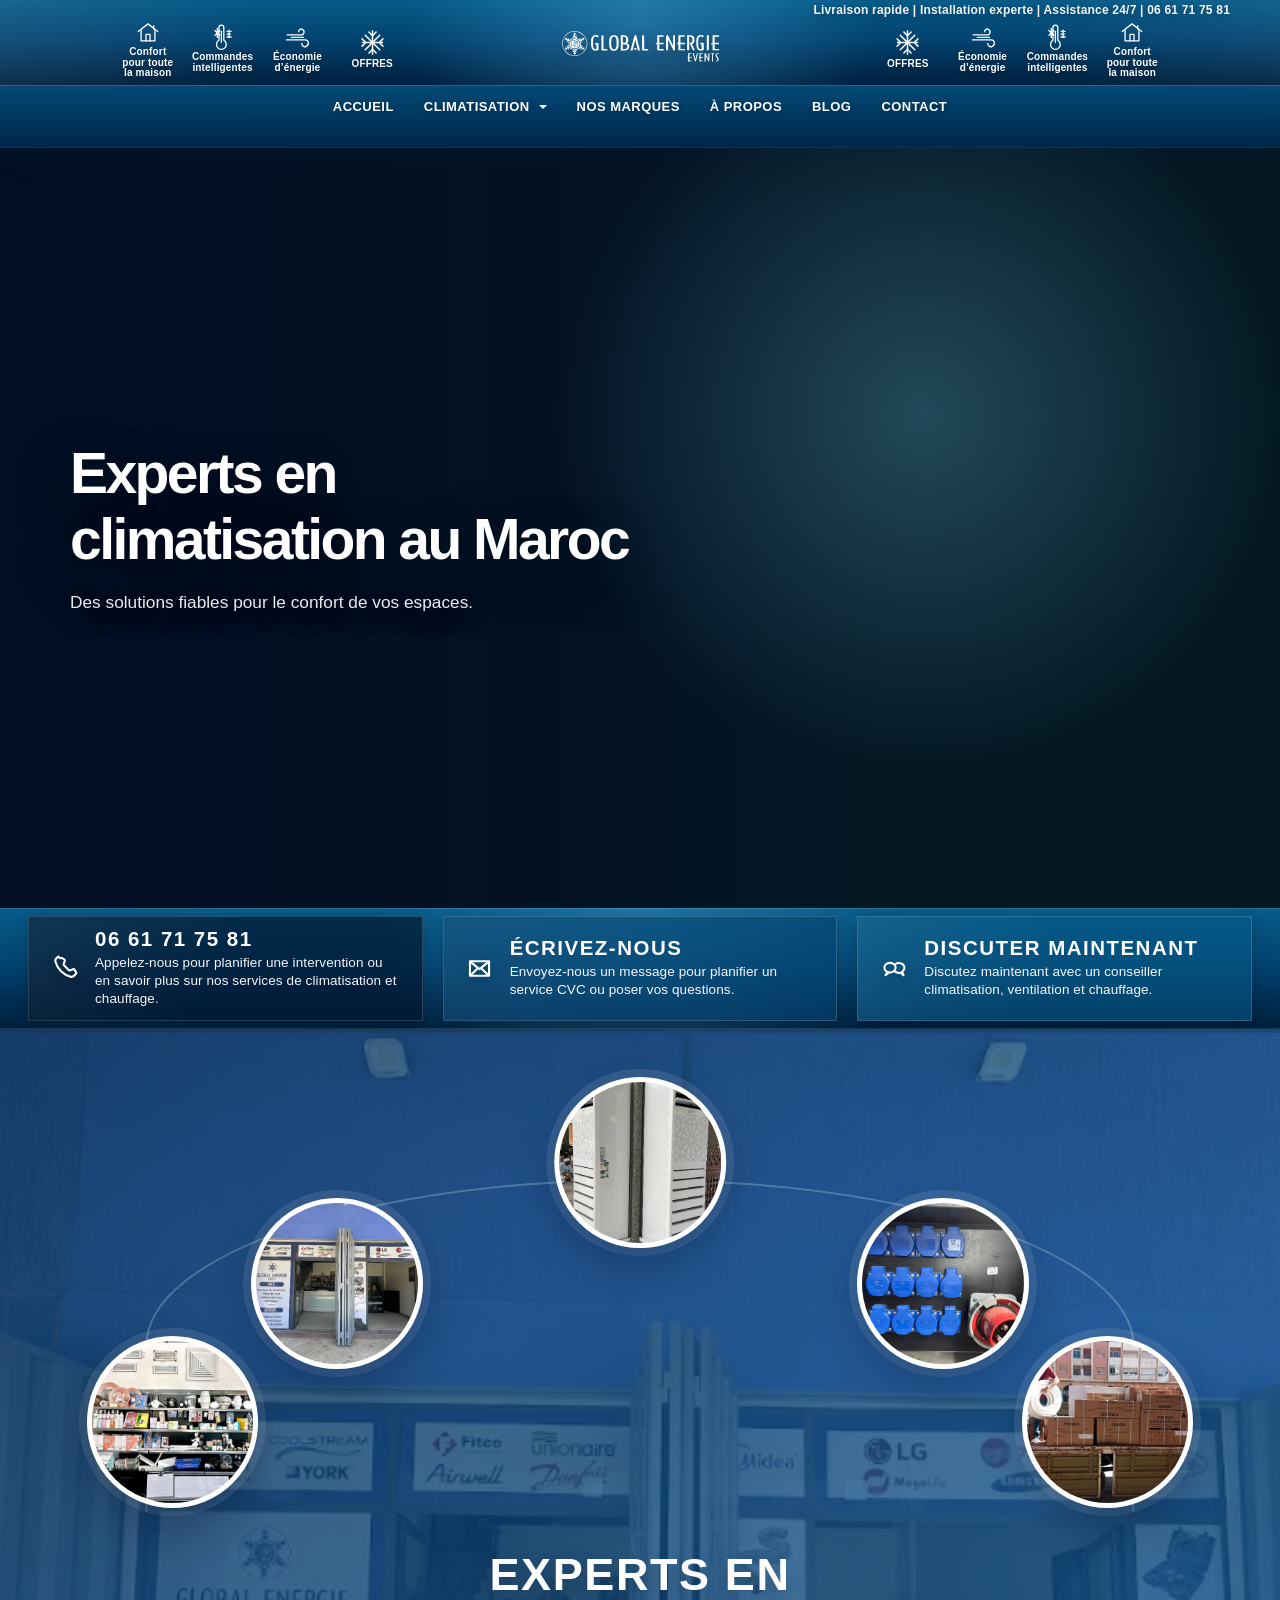
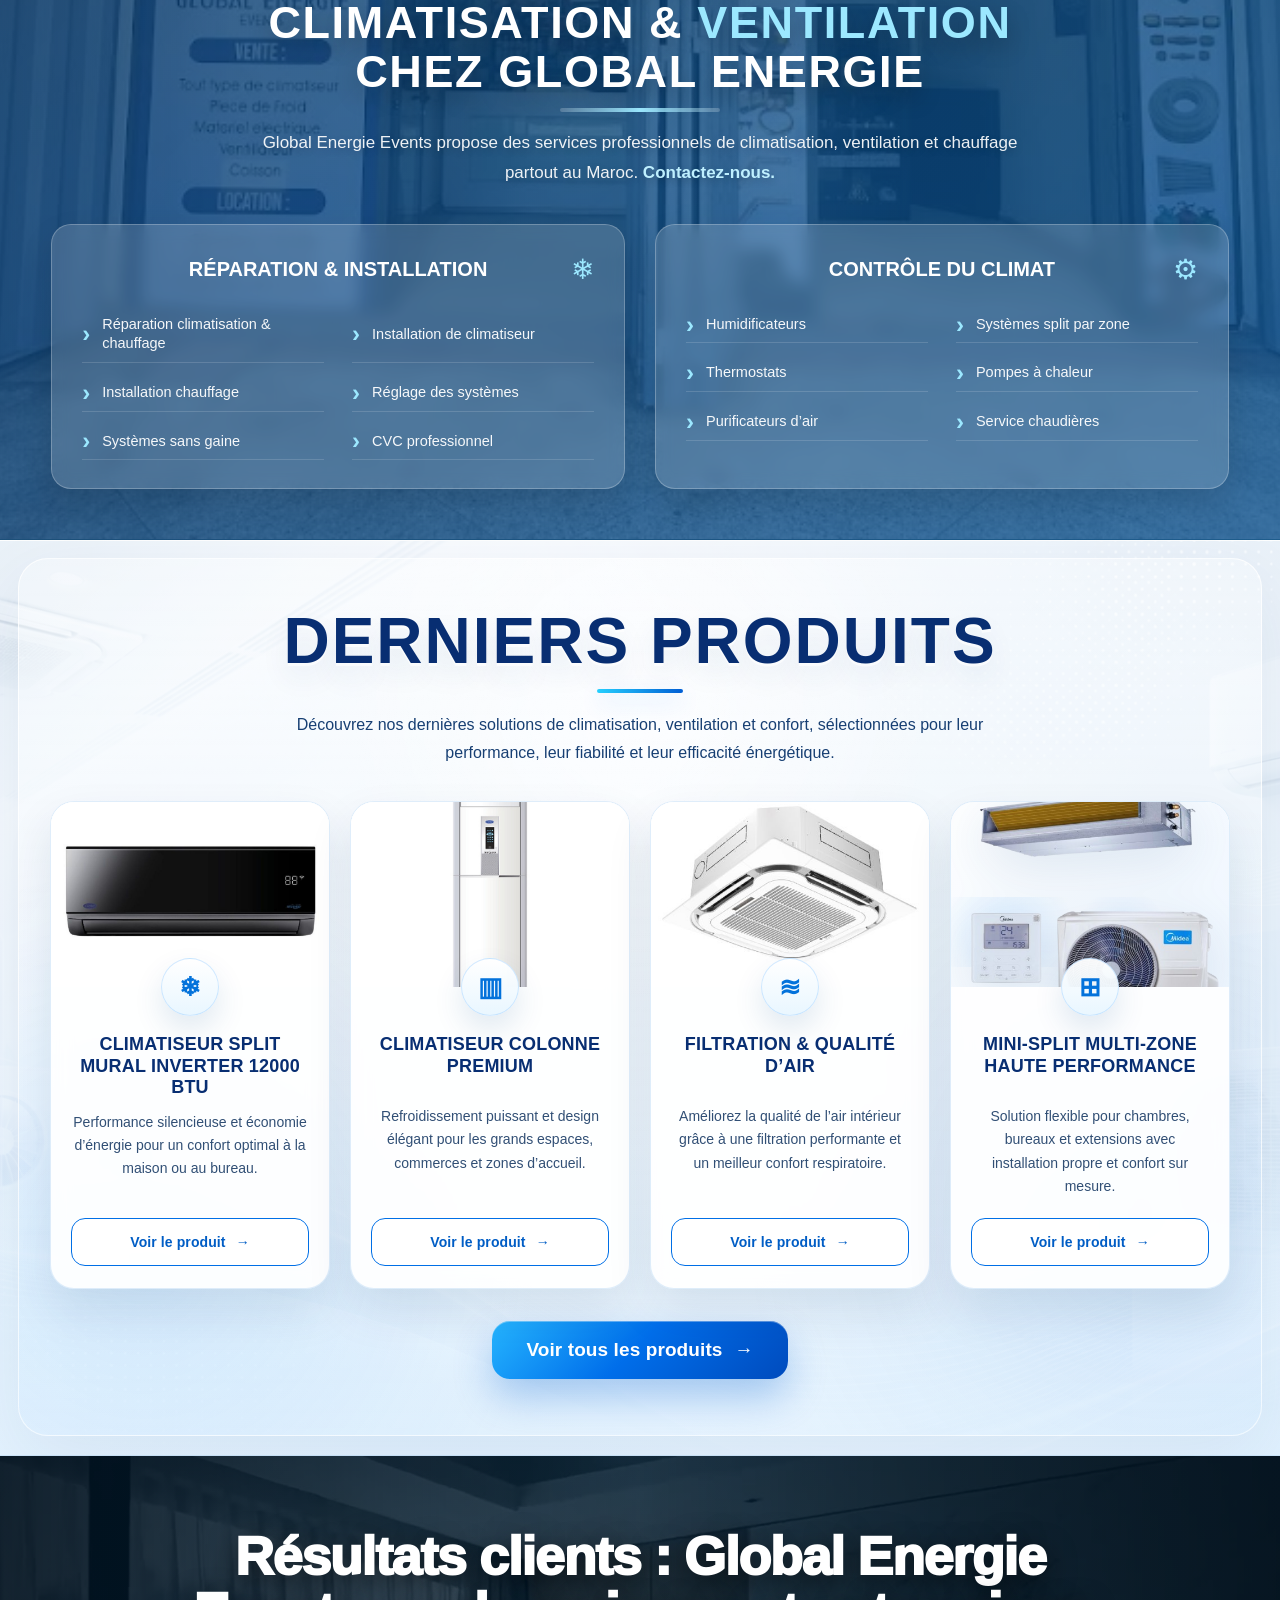
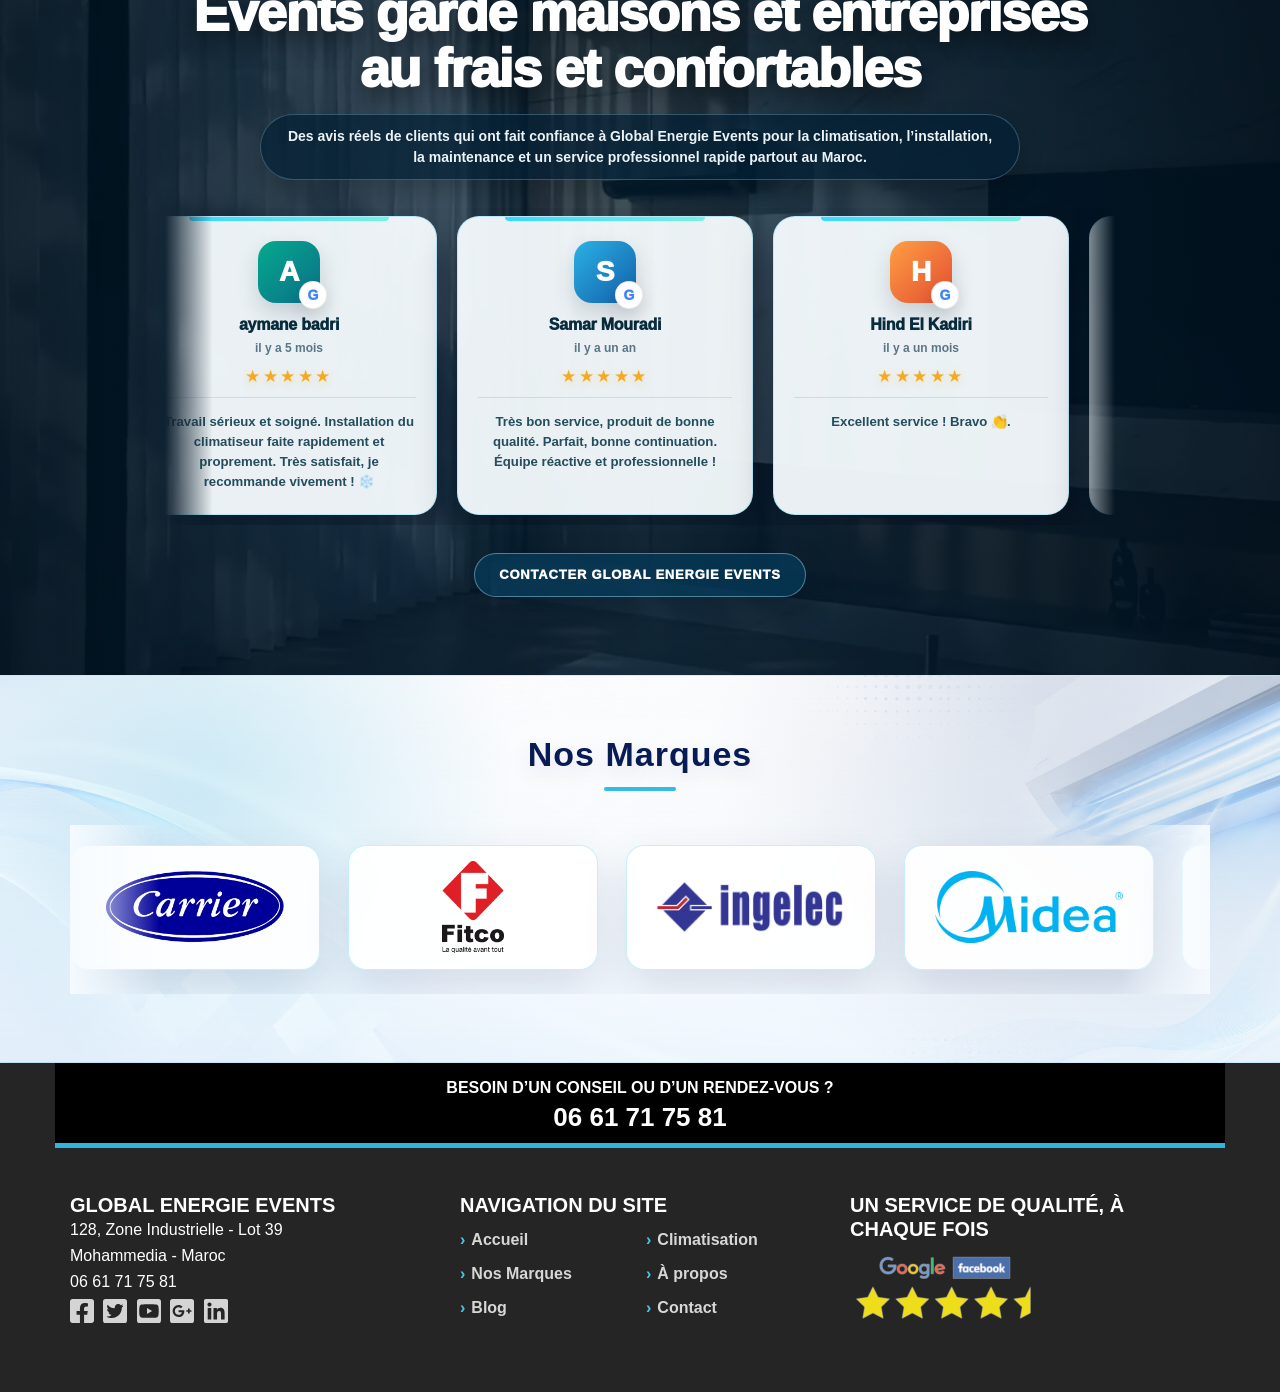
<file: index.html>
<!DOCTYPE html>

<!-- saved from url=(0022)# -->
<html class="no-js" lang="fr"><head><meta content="text/html; charset=utf-8" http-equiv="Content-Type"/>
<title itemprop="name">Global Energie Events - Climatisation, ventilation et chauffage au Maroc</title>
<meta content="IE=edge,chrome=1" http-equiv="X-UA-Compatible"/>
<meta content="width=device-width, initial-scale=1.0" name="viewport"/>
<meta content="Global Energie Events" name="author"/>
<meta content="#f2f2f2" name="msapplication-TileColor"/>
<meta content="#" name="msapplication-config"/>
<meta content="#f2f2f2" name="theme-color"/>
<meta content="telephone=yes" name="format-detection"/>
<link href="./assets/css" rel="stylesheet"/>
<!-- Snap Pixel Code -->
<!-- End Snap Pixel Code -->
<title>Global Energie Events</title>
<!-- Scheduling -->
<meta content="index, follow, max-image-preview:large, max-snippet:-1, max-video-preview:-1" name="robots"/>
<!-- This site is optimized with the Yoast SEO plugin v27.7 - # -->
<meta content="Service de climatisation, ventilation, chauffage, installation et maintenance au Maroc." name="description"/>
<meta content="fr_FR" property="og:locale"/>
<meta content="website" property="og:type"/>
<meta content="Global Energie Events - Climatisation, ventilation et chauffage au Maroc" property="og:title"/>
<meta content="Service de climatisation, ventilation, chauffage, installation et maintenance au Maroc." property="og:description"/>
<meta content="#" property="og:url"/>
<meta content="Global Energie Events" property="og:site_name"/>
<meta content="2026-04-07T20:28:23+00:00" property="article:modified_time"/>
<meta content="summary_large_image" name="twitter:card"/>
<!-- / Yoast SEO plugin. -->
<style id="wp-img-auto-sizes-contain-inline-css" type="text/css">
img:is([sizes=auto i],[sizes^="auto," i]){contain-intrinsic-size:3000px 1500px}
/*# sourceURL=wp-img-auto-sizes-contain-inline-css */
</style>
<style id="wp-block-library-inline-css" type="text/css">
:root{--wp-block-synced-color:#7a00df;--wp-block-synced-color--rgb:122,0,223;--wp-bound-block-color:var(--wp-block-synced-color);--wp-editor-canvas-background:#ddd;--wp-admin-theme-color:#007cba;--wp-admin-theme-color--rgb:0,124,186;--wp-admin-theme-color-darker-10:#006ba1;--wp-admin-theme-color-darker-10--rgb:0,107,160.5;--wp-admin-theme-color-darker-20:#005a87;--wp-admin-theme-color-darker-20--rgb:0,90,135;--wp-admin-border-width-focus:2px}@media (min-resolution:192dpi){:root{--wp-admin-border-width-focus:1.5px}}.wp-element-button{cursor:pointer}:root .has-very-light-gray-background-color{background-color:#eee}:root .has-very-dark-gray-background-color{background-color:#313131}:root .has-very-light-gray-color{color:#eee}:root .has-very-dark-gray-color{color:#313131}:root .has-vivid-green-cyan-to-vivid-cyan-blue-gradient-background{background:linear-gradient(135deg,#00d084,#0693e3)}:root .has-purple-crush-gradient-background{background:linear-gradient(135deg,#34e2e4,#4721fb 50%,#ab1dfe)}:root .has-hazy-dawn-gradient-background{background:linear-gradient(135deg,#faaca8,#dad0ec)}:root .has-subdued-olive-gradient-background{background:linear-gradient(135deg,#fafae1,#67a671)}:root .has-atomic-cream-gradient-background{background:linear-gradient(135deg,#fdd79a,#004a59)}:root .has-nightshade-gradient-background{background:linear-gradient(135deg,#330968,#31cdcf)}:root .has-midnight-gradient-background{background:linear-gradient(135deg,#020381,#2874fc)}:root{--wp--preset--font-size--normal:16px;--wp--preset--font-size--huge:42px}.has-regular-font-size{font-size:1em}.has-larger-font-size{font-size:2.625em}.has-normal-font-size{font-size:var(--wp--preset--font-size--normal)}.has-huge-font-size{font-size:var(--wp--preset--font-size--huge)}.has-text-align-center{text-align:center}.has-text-align-left{text-align:left}.has-text-align-right{text-align:right}.has-fit-text{white-space:nowrap!important}#end-resizable-editor-section{display:none}.aligncenter{clear:both}.items-justified-left{justify-content:flex-start}.items-justified-center{justify-content:center}.items-justified-right{justify-content:flex-end}.items-justified-space-between{justify-content:space-between}.screen-reader-text{border:0;clip-path:inset(50%);height:1px;margin:-1px;overflow:hidden;padding:0;position:absolute;width:1px;word-wrap:normal!important}.screen-reader-text:focus{background-color:#ddd;clip-path:none;color:#444;display:block;font-size:1em;height:auto;left:5px;line-height:normal;padding:15px 23px 14px;text-decoration:none;top:5px;width:auto;z-index:100000}html :where(.has-border-color){border-style:solid}html :where([style*=border-top-color]){border-top-style:solid}html :where([style*=border-right-color]){border-right-style:solid}html :where([style*=border-bottom-color]){border-bottom-style:solid}html :where([style*=border-left-color]){border-left-style:solid}html :where([style*=border-width]){border-style:solid}html :where([style*=border-top-width]){border-top-style:solid}html :where([style*=border-right-width]){border-right-style:solid}html :where([style*=border-bottom-width]){border-bottom-style:solid}html :where([style*=border-left-width]){border-left-style:solid}html :where(img[class*=wp-image-]){height:auto;max-width:100%}:where(figure){margin:0 0 1em}html :where(.is-position-sticky){--wp-admin--admin-bar--position-offset:var(--wp-admin--admin-bar--height,0px)}@media screen and (max-width:600px){html :where(.is-position-sticky){--wp-admin--admin-bar--position-offset:0px}}

/*# sourceURL=wp-block-library-inline-css */
</style>
<style id="wp-block-button-inline-css" type="text/css">
.wp-block-button__link{align-content:center;box-sizing:border-box;cursor:pointer;display:inline-block;height:100%;text-align:center;word-break:break-word}.wp-block-button__link.aligncenter{text-align:center}.wp-block-button__link.alignright{text-align:right}:where(.wp-block-button__link){border-radius:9999px;box-shadow:none;padding:calc(.667em + 2px) calc(1.333em + 2px);text-decoration:none}.wp-block-button[style*=text-decoration] .wp-block-button__link{text-decoration:inherit}.wp-block-buttons>.wp-block-button.has-custom-width{max-width:none}.wp-block-buttons>.wp-block-button.has-custom-width .wp-block-button__link{width:100%}.wp-block-buttons>.wp-block-button.has-custom-font-size .wp-block-button__link{font-size:inherit}.wp-block-buttons>.wp-block-button.wp-block-button__width-25{width:calc(25% - var(--wp--style--block-gap, .5em)*.75)}.wp-block-buttons>.wp-block-button.wp-block-button__width-50{width:calc(50% - var(--wp--style--block-gap, .5em)*.5)}.wp-block-buttons>.wp-block-button.wp-block-button__width-75{width:calc(75% - var(--wp--style--block-gap, .5em)*.25)}.wp-block-buttons>.wp-block-button.wp-block-button__width-100{flex-basis:100%;width:100%}.wp-block-buttons.is-vertical>.wp-block-button.wp-block-button__width-25{width:25%}.wp-block-buttons.is-vertical>.wp-block-button.wp-block-button__width-50{width:50%}.wp-block-buttons.is-vertical>.wp-block-button.wp-block-button__width-75{width:75%}.wp-block-button.is-style-squared,.wp-block-button__link.wp-block-button.is-style-squared{border-radius:0}.wp-block-button.no-border-radius,.wp-block-button__link.no-border-radius{border-radius:0!important}:root :where(.wp-block-button .wp-block-button__link.is-style-outline),:root :where(.wp-block-button.is-style-outline>.wp-block-button__link){border:2px solid;padding:.667em 1.333em}:root :where(.wp-block-button .wp-block-button__link.is-style-outline:not(.has-text-color)),:root :where(.wp-block-button.is-style-outline>.wp-block-button__link:not(.has-text-color)){color:currentColor}:root :where(.wp-block-button .wp-block-button__link.is-style-outline:not(.has-background)),:root :where(.wp-block-button.is-style-outline>.wp-block-button__link:not(.has-background)){background-color:initial;background-image:none}
/*# sourceURL=# */
</style>
<style id="wp-block-heading-inline-css" type="text/css">
h1:where(.wp-block-heading).has-background,h2:where(.wp-block-heading).has-background,h3:where(.wp-block-heading).has-background,h4:where(.wp-block-heading).has-background,h5:where(.wp-block-heading).has-background,h6:where(.wp-block-heading).has-background{padding:1.25em 2.375em}h1.has-text-align-left[style*=writing-mode]:where([style*=vertical-lr]),h1.has-text-align-right[style*=writing-mode]:where([style*=vertical-rl]),h2.has-text-align-left[style*=writing-mode]:where([style*=vertical-lr]),h2.has-text-align-right[style*=writing-mode]:where([style*=vertical-rl]),h3.has-text-align-left[style*=writing-mode]:where([style*=vertical-lr]),h3.has-text-align-right[style*=writing-mode]:where([style*=vertical-rl]),h4.has-text-align-left[style*=writing-mode]:where([style*=vertical-lr]),h4.has-text-align-right[style*=writing-mode]:where([style*=vertical-rl]),h5.has-text-align-left[style*=writing-mode]:where([style*=vertical-lr]),h5.has-text-align-right[style*=writing-mode]:where([style*=vertical-rl]),h6.has-text-align-left[style*=writing-mode]:where([style*=vertical-lr]),h6.has-text-align-right[style*=writing-mode]:where([style*=vertical-rl]){rotate:180deg}
/*# sourceURL=# */
</style>
<style id="wp-block-list-inline-css" type="text/css">
ol,ul{box-sizing:border-box}:root :where(.wp-block-list.has-background){padding:1.25em 2.375em}
/*# sourceURL=# */
</style>
<style id="wp-block-columns-inline-css" type="text/css">
.wp-block-columns{box-sizing:border-box;display:flex;flex-wrap:wrap!important}@media (min-width:782px){.wp-block-columns{flex-wrap:nowrap!important}}.wp-block-columns{align-items:normal!important}.wp-block-columns.are-vertically-aligned-top{align-items:flex-start}.wp-block-columns.are-vertically-aligned-center{align-items:center}.wp-block-columns.are-vertically-aligned-bottom{align-items:flex-end}@media (max-width:781px){.wp-block-columns:not(.is-not-stacked-on-mobile)>.wp-block-column{flex-basis:100%!important}}@media (min-width:782px){.wp-block-columns:not(.is-not-stacked-on-mobile)>.wp-block-column{flex-basis:0;flex-grow:1}.wp-block-columns:not(.is-not-stacked-on-mobile)>.wp-block-column[style*=flex-basis]{flex-grow:0}}.wp-block-columns.is-not-stacked-on-mobile{flex-wrap:nowrap!important}.wp-block-columns.is-not-stacked-on-mobile>.wp-block-column{flex-basis:0;flex-grow:1}.wp-block-columns.is-not-stacked-on-mobile>.wp-block-column[style*=flex-basis]{flex-grow:0}:where(.wp-block-columns){margin-bottom:1.75em}:where(.wp-block-columns.has-background){padding:1.25em 2.375em}.wp-block-column{flex-grow:1;min-width:0;overflow-wrap:break-word;word-break:break-word}.wp-block-column.is-vertically-aligned-top{align-self:flex-start}.wp-block-column.is-vertically-aligned-center{align-self:center}.wp-block-column.is-vertically-aligned-bottom{align-self:flex-end}.wp-block-column.is-vertically-aligned-stretch{align-self:stretch}.wp-block-column.is-vertically-aligned-bottom,.wp-block-column.is-vertically-aligned-center,.wp-block-column.is-vertically-aligned-top{width:100%}
/*# sourceURL=# */
</style>
<style id="wp-block-paragraph-inline-css" type="text/css">
.is-small-text{font-size:.875em}.is-regular-text{font-size:1em}.is-large-text{font-size:2.25em}.is-larger-text{font-size:3em}.has-drop-cap:not(:focus):first-letter{float:left;font-size:8.4em;font-style:normal;font-weight:100;line-height:.68;margin:.05em .1em 0 0;text-transform:uppercase}body.rtl .has-drop-cap:not(:focus):first-letter{float:none;margin-left:.1em}p.has-drop-cap.has-background{overflow:hidden}:root :where(p.has-background){padding:1.25em 2.375em}:where(p.has-text-color:not(.has-link-color)) a{color:inherit}p.has-text-align-left[style*="writing-mode:vertical-lr"],p.has-text-align-right[style*="writing-mode:vertical-rl"]{rotate:180deg}
/*# sourceURL=# */
</style>
<style id="wp-block-spacer-inline-css" type="text/css">
.wp-block-spacer{clear:both}
/*# sourceURL=# */
</style>
<style id="classic-theme-styles-inline-css" type="text/css">
/*! This file is auto-generated */
.wp-block-button__link{color:#fff;background-color:#32373c;border-radius:9999px;box-shadow:none;text-decoration:none;padding:calc(.667em + 2px) calc(1.333em + 2px);font-size:1.125em}.wp-block-file__button{background:#32373c;color:#fff;text-decoration:none}
/*# sourceURL=/wp-includes/css/classic-themes.min.css */
</style>
<style id="global-styles-inline-css" type="text/css">
:root{--wp--preset--aspect-ratio--square: 1;--wp--preset--aspect-ratio--4-3: 4/3;--wp--preset--aspect-ratio--3-4: 3/4;--wp--preset--aspect-ratio--3-2: 3/2;--wp--preset--aspect-ratio--2-3: 2/3;--wp--preset--aspect-ratio--16-9: 16/9;--wp--preset--aspect-ratio--9-16: 9/16;--wp--preset--color--black: #000000;--wp--preset--color--cyan-bluish-gray: #abb8c3;--wp--preset--color--white: #ffffff;--wp--preset--color--pale-pink: #f78da7;--wp--preset--color--vivid-red: #cf2e2e;--wp--preset--color--luminous-vivid-orange: #ff6900;--wp--preset--color--luminous-vivid-amber: #fcb900;--wp--preset--color--light-green-cyan: #7bdcb5;--wp--preset--color--vivid-green-cyan: #00d084;--wp--preset--color--pale-cyan-blue: #8ed1fc;--wp--preset--color--vivid-cyan-blue: #0693e3;--wp--preset--color--vivid-purple: #9b51e0;--wp--preset--gradient--vivid-cyan-blue-to-vivid-purple: linear-gradient(135deg,rgb(6,147,227) 0%,rgb(155,81,224) 100%);--wp--preset--gradient--light-green-cyan-to-vivid-green-cyan: linear-gradient(135deg,rgb(122,220,180) 0%,rgb(0,208,130) 100%);--wp--preset--gradient--luminous-vivid-amber-to-luminous-vivid-orange: linear-gradient(135deg,rgb(252,185,0) 0%,rgb(255,105,0) 100%);--wp--preset--gradient--luminous-vivid-orange-to-vivid-red: linear-gradient(135deg,rgb(255,105,0) 0%,rgb(207,46,46) 100%);--wp--preset--gradient--very-light-gray-to-cyan-bluish-gray: linear-gradient(135deg,rgb(238,238,238) 0%,rgb(169,184,195) 100%);--wp--preset--gradient--cool-to-warm-spectrum: linear-gradient(135deg,rgb(74,234,220) 0%,rgb(151,120,209) 20%,rgb(207,42,186) 40%,rgb(238,44,130) 60%,rgb(251,105,98) 80%,rgb(254,248,76) 100%);--wp--preset--gradient--blush-light-purple: linear-gradient(135deg,rgb(255,206,236) 0%,rgb(152,150,240) 100%);--wp--preset--gradient--blush-bordeaux: linear-gradient(135deg,rgb(254,205,165) 0%,rgb(254,45,45) 50%,rgb(107,0,62) 100%);--wp--preset--gradient--luminous-dusk: linear-gradient(135deg,rgb(255,203,112) 0%,rgb(199,81,192) 50%,rgb(65,88,208) 100%);--wp--preset--gradient--pale-ocean: linear-gradient(135deg,rgb(255,245,203) 0%,rgb(182,227,212) 50%,rgb(51,167,181) 100%);--wp--preset--gradient--electric-grass: linear-gradient(135deg,rgb(202,248,128) 0%,rgb(113,206,126) 100%);--wp--preset--gradient--midnight: linear-gradient(135deg,rgb(2,3,129) 0%,rgb(40,116,252) 100%);--wp--preset--font-size--small: 13px;--wp--preset--font-size--medium: 20px;--wp--preset--font-size--large: 36px;--wp--preset--font-size--x-large: 42px;--wp--preset--spacing--20: 0.44rem;--wp--preset--spacing--30: 0.67rem;--wp--preset--spacing--40: 1rem;--wp--preset--spacing--50: 1.5rem;--wp--preset--spacing--60: 2.25rem;--wp--preset--spacing--70: 3.38rem;--wp--preset--spacing--80: 5.06rem;--wp--preset--shadow--natural: 6px 6px 9px rgba(0, 0, 0, 0.2);--wp--preset--shadow--deep: 12px 12px 50px rgba(0, 0, 0, 0.4);--wp--preset--shadow--sharp: 6px 6px 0px rgba(0, 0, 0, 0.2);--wp--preset--shadow--outlined: 6px 6px 0px -3px rgb(255, 255, 255), 6px 6px rgb(0, 0, 0);--wp--preset--shadow--crisp: 6px 6px 0px rgb(0, 0, 0);}:where(.is-layout-flex){gap: 0.5em;}:where(.is-layout-grid){gap: 0.5em;}body .is-layout-flex{display: flex;}.is-layout-flex{flex-wrap: wrap;align-items: center;}.is-layout-flex > :is(*, div){margin: 0;}body .is-layout-grid{display: grid;}.is-layout-grid > :is(*, div){margin: 0;}:where(.wp-block-columns.is-layout-flex){gap: 2em;}:where(.wp-block-columns.is-layout-grid){gap: 2em;}:where(.wp-block-post-template.is-layout-flex){gap: 1.25em;}:where(.wp-block-post-template.is-layout-grid){gap: 1.25em;}.has-black-color{color: var(--wp--preset--color--black) !important;}.has-cyan-bluish-gray-color{color: var(--wp--preset--color--cyan-bluish-gray) !important;}.has-white-color{color: var(--wp--preset--color--white) !important;}.has-pale-pink-color{color: var(--wp--preset--color--pale-pink) !important;}.has-vivid-red-color{color: var(--wp--preset--color--vivid-red) !important;}.has-luminous-vivid-orange-color{color: var(--wp--preset--color--luminous-vivid-orange) !important;}.has-luminous-vivid-amber-color{color: var(--wp--preset--color--luminous-vivid-amber) !important;}.has-light-green-cyan-color{color: var(--wp--preset--color--light-green-cyan) !important;}.has-vivid-green-cyan-color{color: var(--wp--preset--color--vivid-green-cyan) !important;}.has-pale-cyan-blue-color{color: var(--wp--preset--color--pale-cyan-blue) !important;}.has-vivid-cyan-blue-color{color: var(--wp--preset--color--vivid-cyan-blue) !important;}.has-vivid-purple-color{color: var(--wp--preset--color--vivid-purple) !important;}.has-black-background-color{background-color: var(--wp--preset--color--black) !important;}.has-cyan-bluish-gray-background-color{background-color: var(--wp--preset--color--cyan-bluish-gray) !important;}.has-white-background-color{background-color: var(--wp--preset--color--white) !important;}.has-pale-pink-background-color{background-color: var(--wp--preset--color--pale-pink) !important;}.has-vivid-red-background-color{background-color: var(--wp--preset--color--vivid-red) !important;}.has-luminous-vivid-orange-background-color{background-color: var(--wp--preset--color--luminous-vivid-orange) !important;}.has-luminous-vivid-amber-background-color{background-color: var(--wp--preset--color--luminous-vivid-amber) !important;}.has-light-green-cyan-background-color{background-color: var(--wp--preset--color--light-green-cyan) !important;}.has-vivid-green-cyan-background-color{background-color: var(--wp--preset--color--vivid-green-cyan) !important;}.has-pale-cyan-blue-background-color{background-color: var(--wp--preset--color--pale-cyan-blue) !important;}.has-vivid-cyan-blue-background-color{background-color: var(--wp--preset--color--vivid-cyan-blue) !important;}.has-vivid-purple-background-color{background-color: var(--wp--preset--color--vivid-purple) !important;}.has-black-border-color{border-color: var(--wp--preset--color--black) !important;}.has-cyan-bluish-gray-border-color{border-color: var(--wp--preset--color--cyan-bluish-gray) !important;}.has-white-border-color{border-color: var(--wp--preset--color--white) !important;}.has-pale-pink-border-color{border-color: var(--wp--preset--color--pale-pink) !important;}.has-vivid-red-border-color{border-color: var(--wp--preset--color--vivid-red) !important;}.has-luminous-vivid-orange-border-color{border-color: var(--wp--preset--color--luminous-vivid-orange) !important;}.has-luminous-vivid-amber-border-color{border-color: var(--wp--preset--color--luminous-vivid-amber) !important;}.has-light-green-cyan-border-color{border-color: var(--wp--preset--color--light-green-cyan) !important;}.has-vivid-green-cyan-border-color{border-color: var(--wp--preset--color--vivid-green-cyan) !important;}.has-pale-cyan-blue-border-color{border-color: var(--wp--preset--color--pale-cyan-blue) !important;}.has-vivid-cyan-blue-border-color{border-color: var(--wp--preset--color--vivid-cyan-blue) !important;}.has-vivid-purple-border-color{border-color: var(--wp--preset--color--vivid-purple) !important;}.has-vivid-cyan-blue-to-vivid-purple-gradient-background{background: var(--wp--preset--gradient--vivid-cyan-blue-to-vivid-purple) !important;}.has-light-green-cyan-to-vivid-green-cyan-gradient-background{background: var(--wp--preset--gradient--light-green-cyan-to-vivid-green-cyan) !important;}.has-luminous-vivid-amber-to-luminous-vivid-orange-gradient-background{background: var(--wp--preset--gradient--luminous-vivid-amber-to-luminous-vivid-orange) !important;}.has-luminous-vivid-orange-to-vivid-red-gradient-background{background: var(--wp--preset--gradient--luminous-vivid-orange-to-vivid-red) !important;}.has-very-light-gray-to-cyan-bluish-gray-gradient-background{background: var(--wp--preset--gradient--very-light-gray-to-cyan-bluish-gray) !important;}.has-cool-to-warm-spectrum-gradient-background{background: var(--wp--preset--gradient--cool-to-warm-spectrum) !important;}.has-blush-light-purple-gradient-background{background: var(--wp--preset--gradient--blush-light-purple) !important;}.has-blush-bordeaux-gradient-background{background: var(--wp--preset--gradient--blush-bordeaux) !important;}.has-luminous-dusk-gradient-background{background: var(--wp--preset--gradient--luminous-dusk) !important;}.has-pale-ocean-gradient-background{background: var(--wp--preset--gradient--pale-ocean) !important;}.has-electric-grass-gradient-background{background: var(--wp--preset--gradient--electric-grass) !important;}.has-midnight-gradient-background{background: var(--wp--preset--gradient--midnight) !important;}.has-small-font-size{font-size: var(--wp--preset--font-size--small) !important;}.has-medium-font-size{font-size: var(--wp--preset--font-size--medium) !important;}.has-large-font-size{font-size: var(--wp--preset--font-size--large) !important;}.has-x-large-font-size{font-size: var(--wp--preset--font-size--x-large) !important;}
:where(.wp-block-columns.is-layout-flex){gap: 2em;}:where(.wp-block-columns.is-layout-grid){gap: 2em;}
/*# sourceURL=global-styles-inline-css */
</style>
<link href="./assets/bootstrap.min.css" id="bootstrap-css" media="all" rel="stylesheet"/>
<link href="./assets/style.css" id="my-style-css" media="all" rel="stylesheet"/>
<script id="jquery-core-js" src="./assets/jquery.min.js" type="text/javascript"></script>
<script async="async" defer="defer" src="./assets/jquery-migrate.min.js" type="text/javascript"></script>
<script id="bootstrap-js-js" src="./assets/bootstrap.min.js" type="text/javascript"></script>
<script id="matchheight-js-js" src="./assets/jquery.matchHeight.js" type="text/javascript"></script>
<script id="main-js-js" src="./assets/scripts.js" type="text/javascript"></script>
<script id="fitvids-js-js" src="./assets/jquery.fitvids.js" type="text/javascript"></script>
<meta content="eyJyIjoiMTowITc6MCEzMDowIiwibyI6Imh0dHBzOlwvXC9yZWRkaWh2YWMuY29tP3RpLW9ubGluZS11c2Vycy1nb29nbGU9MSZhbXA7cD0lMkYmYW1wO193cG5vbmNlPTUyNDliYmJhOWEifQ==" name="ti-site-data"/><style id="core-block-supports-inline-css" type="text/css">
.wp-container-core-columns-is-layout-9d6595d7{flex-wrap:nowrap;}
/*# sourceURL=core-block-supports-inline-css */
</style>
<style id="fit-vids-style">.fluid-width-video-wrapper{width:100%;position:relative;padding:0;}.fluid-width-video-wrapper iframe,.fluid-width-video-wrapper object,.fluid-width-video-wrapper embed {position:absolute;top:0;left:0;width:100%;height:100%;}</style><link href="./assets/css(1)" media="screen" rel="stylesheet" type="text/css"/><style>.offline-form-note{font-size:14px;line-height:1.4;padding:10px 12px;margin:0 0 12px;border:1px solid #ddd;border-radius:6px;background:#fafafa}.offline-success-message{margin-top:12px;padding:10px 12px;border:1px solid #9bc59b;border-radius:6px;background:#f3fff3;font-weight:600}.offline-link{cursor:default}</style>
<link href="./assets/offline-fix.css" rel="stylesheet"/>
<link href="./assets/ice-blue-theme.css" rel="stylesheet"/>
<link href="./assets/offline-final.css" rel="stylesheet"/>
</head>
<body class="page-2" id="home">
<!--[if lte IE 9]>
<div id="modal-appt" class="modal" style="display:block !important;">
    <div class="modal-dialog" role="document">
        <div class="modal-content">
            <div class="modal-body">
                <p class="browserupgrade">Vous utilisez un navigateur <strong>obsolète</strong>. Veuillez <a href="#">mettre à jour votre navigateur</a> pour améliorer votre expérience et votre sécurité.</p>
            </div>
        </div>
    </div>
</div>
<![endif]-->
<header class="main ge-header">
<div class="ge-header__bar">
<div class="ge-header__service-line">Livraison rapide | Installation experte | Assistance 24/7 | 06 61 71 75 81</div>
<div class="ge-header__inner">
<div aria-label="Avantages du service" class="ge-features ge-features--left">
<div class="ge-feature">
<svg aria-hidden="true" viewbox="0 0 64 64"><path d="M8 31 32 12l24 19"></path><path d="M15 28v26h34V28"></path><path d="M27 54V38h10v16"></path><path d="M46 17v8"></path></svg>
<span>Confort<br/>pour toute la maison</span>
</div>
<div class="ge-feature">
<svg aria-hidden="true" viewbox="0 0 64 64"><path d="M34 9v31a12 12 0 1 1-12 0V9a6 6 0 0 1 12 0Z"></path><path d="M28 45V18"></path><path d="M47 15v18"></path><path d="M42 18h10M42 25h8M42 32h10"></path><path d="M12 16l12 12M24 16L12 28M18 11v22"></path></svg>
<span>Commandes<br/>intelligentes</span>
</div>
<div class="ge-feature">
<svg aria-hidden="true" viewbox="0 0 64 64"><path d="M8 27h34c8 0 10-11 3-14-5-2-9 1-9 6"></path><path d="M6 39h46c9 0 11 12 3 16-6 3-11-1-11-7"></path><path d="M18 33h30"></path></svg>
<span>Économie<br/>d’énergie</span>
</div>
<div class="ge-feature ge-feature--special">
<svg aria-hidden="true" viewbox="0 0 64 64"><path d="M32 6v52M10 32h44M16 16l32 32M48 16 16 48"></path><path d="m24 9 8 8 8-8M24 55l8-8 8 8M9 24l8 8-8 8M55 24l-8 8 8 8"></path></svg>
<span>Offres</span>
</div>
</div>
<a aria-label="Accueil Global Energie Events" class="ge-brand offline-link" href="index.html">
<img alt="Logo Global Energie Events" src="./assets/logo.svg"/>
</a>
<div aria-label="Avantages du service" class="ge-features ge-features--right">
<div class="ge-feature ge-feature--special">
<svg aria-hidden="true" viewbox="0 0 64 64"><path d="M32 6v52M10 32h44M16 16l32 32M48 16 16 48"></path><path d="m24 9 8 8 8-8M24 55l8-8 8 8M9 24l8 8-8 8M55 24l-8 8 8 8"></path></svg>
<span>Offres</span>
</div>
<div class="ge-feature">
<svg aria-hidden="true" viewbox="0 0 64 64"><path d="M8 27h34c8 0 10-11 3-14-5-2-9 1-9 6"></path><path d="M6 39h46c9 0 11 12 3 16-6 3-11-1-11-7"></path><path d="M18 33h30"></path></svg>
<span>Économie<br/>d’énergie</span>
</div>
<div class="ge-feature">
<svg aria-hidden="true" viewbox="0 0 64 64"><path d="M34 9v31a12 12 0 1 1-12 0V9a6 6 0 0 1 12 0Z"></path><path d="M28 45V18"></path><path d="M47 15v18"></path><path d="M42 18h10M42 25h8M42 32h10"></path><path d="M12 16l12 12M24 16L12 28M18 11v22"></path></svg>
<span>Commandes<br/>intelligentes</span>
</div>
<div class="ge-feature">
<svg aria-hidden="true" viewbox="0 0 64 64"><path d="M8 31 32 12l24 19"></path><path d="M15 28v26h34V28"></path><path d="M27 54V38h10v16"></path><path d="M46 17v8"></path></svg>
<span>Confort<br/>pour toute la maison</span>
</div>
</div>
</div>
</div>
<nav class="navbar navbar-default ge-nav" role="navigation">
<div class="container">
<div class="navbar-header">
<button aria-expanded="false" class="navbar-toggle collapsed" data-target="#bs-example-navbar-collapse-1" data-toggle="collapse" type="button">
<span class="sr-only">Ouvrir la navigation</span>
<span class="icon-bar"></span>
<span class="icon-bar"></span>
<span class="icon-bar"></span>
</button>
</div>
<div class="collapse navbar-collapse" id="bs-example-navbar-collapse-1"><ul class="nav navbar-nav" id="menu-main-navigation">
<li class="menu-item menu-item-type-custom menu-item-object-custom menu-item-1 active" id="menu-item-custom-1" itemscope="itemscope" itemtype="#"><a class="offline-link" href="index.html" title="Accueil">Accueil</a></li>
<li class="menu-item menu-item-type-custom menu-item-object-custom menu-item-2 dropdown" id="menu-item-custom-2" itemscope="itemscope" itemtype="#">
<a aria-expanded="false" aria-haspopup="true" class="dropdown-toggle" data-toggle="dropdown" href="#" role="button" title="Climatisation">Climatisation <span class="caret"></span></a>
<ul class="dropdown-menu climatisation-submenu" role="menu">

<li><a href="products.html" title="Produits">Produits</a></li>
<li class=""><a href="index.html#installation" title="Installation">Installation</a></li>
</ul>
</li>
<li class="menu-item menu-item-type-custom menu-item-object-custom menu-item-4" id="menu-item-custom-4" itemscope="itemscope" itemtype="#"><a class="offline-link" href="Nos Marques.html" title="Nos Marques">Nos Marques</a></li>

<li class="menu-item menu-item-type-custom menu-item-object-custom menu-item-5" id="menu-item-custom-5" itemscope="itemscope" itemtype="#"><a class="offline-link" href="apropos.html" title="À propos">À propos</a></li>
<li class="menu-item menu-item-type-custom menu-item-object-custom menu-item-6" id="menu-item-custom-6" itemscope="itemscope" itemtype="#"><a class="offline-link" href="blog.html" title="Blog">Blog</a></li>
<li class="menu-item menu-item-type-custom menu-item-object-custom menu-item-7" id="menu-item-custom-7" itemscope="itemscope" itemtype="#"><a class="offline-link" href="contact.html" title="Contact">Contact</a></li>
</ul></div>
</div>
</nav>
</header>
<div id="theForm"><!--for those tricky bots-->
<form action="#" data-offline-form="true" method="post"><p class="offline-form-note">Mode hors ligne : ce formulaire n’envoie aucune donnée à un serveur. Les soumissions sont enregistrées dans votre navigateur pour test.</p>
<input name="Bazinga" type="hidden" value="1"/>
<label for="theName">Votre nom</label><br/>
<input class="theName" id="theName" name="theName" type="text"/>
<label for="theEmail">Email</label><br/>
<input class="theEmail" id="theEmail" name="theEmail" type="text"/>
<label for="thePhone">Votre téléphone</label><br/>
<input class="thePhone" id="thePhone" name="thePhone" type="text"/>
<label for="theURL">URL de votre site web</label><br/>
<input class="theURL" id="theURL" name="theURL" type="text"/>
<label class="col-2" for="theComments">Votre message</label><br/>
<textarea class="theComments" id="theComments" name="theComments"></textarea>
<input id="submitButton" name="Send" type="submit" value="Envoyer"/>
</form>
</div>
<section class="hero hero-video-section climatisation-hero">
<div class="hero-video-wrap">
<video autoplay="" class="hero-video" loop="" muted="" playsinline="" preload="auto">
<source src="./assets/backgound.mp4" type="video/mp4"/>
</video>
<div class="hero-video-overlay"></div>
</div>
<div class="hero-copy container">
<h1>Experts en<br/>climatisation au Maroc</h1>
<p>Des solutions fiables pour le confort de vos espaces.</p>
</div>
</section>
<section aria-label="Options de contact rapide" class="cta-wrap ge-quick-contact">
<div class="ge-quick-contact-grid">
<a aria-label="Appeler Global Energie Events au 06 61 71 75 81" class="ge-contact-tile ge-contact-tile--phone" href="tel:+212661717581">
<span aria-hidden="true" class="ge-contact-icon">
<svg focusable="false" viewbox="0 0 24 24"><path d="M7.1 2.8c.4-.4 1-.5 1.5-.2l2.2 1.3c.5.3.7.9.5 1.5l-.9 2.4c-.2.5-.1 1 .3 1.4l4.1 4.1c.4.4.9.5 1.4.3l2.4-.9c.6-.2 1.2 0 1.5.5l1.3 2.2c.3.5.2 1.1-.2 1.5l-1.6 1.6c-.8.8-2 1.1-3.1.8-3.1-.8-6-2.4-8.5-4.8S3.9 9.1 3.1 6C2.8 4.9 3.1 3.7 3.9 2.9l1.6-1.6Z"></path></svg>
</span>
<span class="ge-contact-copy">
<strong class="ge-contact-title">06 61 71 75 81</strong>
<span class="ge-contact-text">Appelez-nous pour planifier une intervention ou en savoir plus sur nos services de climatisation et chauffage.</span>
</span>
</a>
<a aria-label="Envoyer un email à Global Energie Events" class="ge-contact-tile ge-contact-tile--email" href="contact.html">
<span aria-hidden="true" class="ge-contact-icon">
<svg focusable="false" viewbox="0 0 24 24"><path d="M3.5 5.5h17v13h-17v-13Z"></path><path d="m4.5 6.5 7.5 6 7.5-6"></path><path d="m4.5 17.5 5.3-5"></path><path d="m19.5 17.5-5.3-5"></path></svg>
</span>
<span class="ge-contact-copy">
<strong class="ge-contact-title">ÉCRIVEZ-NOUS</strong>
<span class="ge-contact-text">Envoyez-nous un message pour planifier un service CVC ou poser vos questions.</span>
</span>
</a>
<a aria-label="Discuter avec Global Energie Events sur WhatsApp" class="ge-contact-tile ge-contact-tile--chat" href="https://wa.me/212661717581" rel="noopener" target="_blank">
<span aria-hidden="true" class="ge-contact-icon">
<svg focusable="false" viewbox="0 0 24 24"><path d="M8 15.5c-2.8 0-5-1.9-5-4.3S5.2 7 8 7s5 1.9 5 4.2-2.2 4.3-5 4.3Z"></path><path d="M5.6 15.1 4 18l3.2-2.6"></path><path d="M12.5 14.8c.9.7 2 1.1 3.3 1.1.6 0 1.2-.1 1.7-.2L20 18l-1.1-3.3c1.2-.8 2-2 2-3.4 0-2.3-2.2-4.2-5-4.2-1.2 0-2.2.3-3.1.9"></path></svg>
</span>
<span class="ge-contact-copy">
<strong class="ge-contact-title">DISCUTER MAINTENANT</strong>
<span class="ge-contact-text">Discutez maintenant avec un conseiller climatisation, ventilation et chauffage.</span>
</span>
</a>
</div>
</section>
<section aria-labelledby="ge-hvac-title" class="ge-hvac-experts ge-magic-hvac">
<div class="ge-magic-shell">
<div class="ge-magic-header">
<div aria-hidden="true" class="ge-magic-arc"></div>
<div aria-label="Photos des services CVC" class="ge-magic-semicircle">
<figure class="ge-magic-img ge-magic-slot-1">
<img alt="Showroom de produits et accessoires CVC" loading="lazy" src="./assets/ge-circle-products.jpg"/>
</figure>
<figure class="ge-magic-img ge-magic-slot-2">
<img alt="Magasin et centre de service Global Energie Events" loading="lazy" src="./assets/ge-circle-storefront.jpg"/>
</figure>
<figure class="ge-magic-img ge-magic-slot-3">
<img alt="Climatiseurs colonne au sol" loading="lazy" src="./assets/ge-circle-tower-ac.jpg"/>
</figure>
<figure class="ge-magic-img ge-magic-slot-4">
<img alt="Tableau de distribution électrique" loading="lazy" src="./assets/ge-circle-electrical-panel.jpg"/>
</figure>
<figure class="ge-magic-img ge-magic-slot-5">
<img alt="Stock pour livraison et installation CVC" loading="lazy" src="./assets/ge-circle-delivery.jpg"/>
</figure>
</div>
</div>
<div class="ge-magic-text">
<h1 id="ge-hvac-title">EXPERTS EN<br/>CLIMATISATION &amp; <span>VENTILATION</span><br/>CHEZ GLOBAL ENERGIE</h1>
<div aria-hidden="true" class="ge-magic-underline"></div>
<p>
        Global Energie Events propose des services professionnels de climatisation, ventilation et chauffage partout au Maroc.
        <a href="contact.html">Contactez-nous.</a>
</p>
</div>
<div class="ge-magic-cards">
<article class="ge-magic-card ge-magic-card--snow">
<header class="ge-magic-card-header">
<h3>Réparation &amp; installation</h3>
<span aria-hidden="true" class="ge-magic-card-icon">❄</span>
</header>
<div class="ge-magic-list">
<span>Réparation climatisation &amp; chauffage</span>
<span>Installation de climatiseur</span>
<span>Installation chauffage</span>
<span>Réglage des systèmes</span>
<span>Systèmes sans gaine</span>
<span>CVC professionnel</span>
</div>
</article>
<article class="ge-magic-card ge-magic-card--gear">
<header class="ge-magic-card-header">
<h3>Contrôle du climat</h3>
<span aria-hidden="true" class="ge-magic-card-icon">⚙</span>
</header>
<div class="ge-magic-list">
<span>Humidificateurs</span>
<span>Systèmes split par zone</span>
<span>Thermostats</span>
<span>Pompes à chaleur</span>
<span>Purificateurs d’air</span>
<span>Service chaudières</span>
</div>
</article>
</div>
</div>
</section>
<section aria-labelledby="ge-premium-products-title" class="ge-latest-products ge-premium-products ge-premium-products--index-body" id="new-furnaces-air-conditioners">
<div class="ge-premium-products__container">
<div class="ge-premium-products__header">
<h2 class="wp-block-heading" id="ge-premium-products-title">DERNIERS PRODUITS</h2>
<p>Découvrez nos dernières solutions de climatisation, ventilation et confort, sélectionnées pour leur performance, leur fiabilité et leur efficacité énergétique.</p>
</div>
<div class="ge-premium-products__grid">
<a aria-label="Voir les détails du climatiseur split mural inverter 12000 BTU" class="ge-premium-card" href="products-details.html?id=split-mural-inverter">
<div class="ge-premium-card__image ge-premium-card__image--soft">
<img alt="Climatiseur split mural inverter" loading="lazy" src="./assets/product-split-wall.jpg"/>
</div>
<span aria-hidden="true" class="ge-premium-card__icon">❄</span>
<div class="ge-premium-card__info">
<h3>Climatiseur Split Mural Inverter 12000 BTU</h3>
<p>Performance silencieuse et économie d’énergie pour un confort optimal à la maison ou au bureau.</p>
<span class="ge-premium-card__action">Voir le produit <span aria-hidden="true">→</span></span>
</div>
</a>
<a aria-label="Voir les détails du climatiseur colonne premium" class="ge-premium-card" href="products-details.html?id=colonne-premium">
<div class="ge-premium-card__image ge-premium-card__image--room">
<img alt="Climatiseur colonne premium" loading="lazy" src="./assets/product-colonne-floor.jpg"/>
</div>
<span aria-hidden="true" class="ge-premium-card__icon">▥</span>
<div class="ge-premium-card__info">
<h3>Climatiseur Colonne Premium</h3>
<p>Refroidissement puissant et design élégant pour les grands espaces, commerces et zones d’accueil.</p>
<span class="ge-premium-card__action">Voir le produit <span aria-hidden="true">→</span></span>
</div>
</a>
<a aria-label="Voir les détails de la filtration et qualité d'air" class="ge-premium-card" href="products-details.html?id=filtration-air">
<div class="ge-premium-card__image ge-premium-card__image--air">
<img alt="Solution de filtration et qualité d'air" loading="lazy" src="./assets/product-cassette-ceiling.jpg"/>
</div>
<span aria-hidden="true" class="ge-premium-card__icon">≋</span>
<div class="ge-premium-card__info">
<h3>Filtration &amp; Qualité d’Air</h3>
<p>Améliorez la qualité de l’air intérieur grâce à une filtration performante et un meilleur confort respiratoire.</p>
<span class="ge-premium-card__action">Voir le produit <span aria-hidden="true">→</span></span>
</div>
</a>
<a aria-label="Voir les détails du mini-split multi-zone" class="ge-premium-card" href="products-details.html?id=multi-zone">
<div class="ge-premium-card__image ge-premium-card__image--warm">
<img alt="Mini-split multi-zone" loading="lazy" src="./assets/product-ducted-system.png"/>
</div>
<span aria-hidden="true" class="ge-premium-card__icon">⊞</span>
<div class="ge-premium-card__info">
<h3>Mini-Split Multi-Zone Haute Performance</h3>
<p>Solution flexible pour chambres, bureaux et extensions avec installation propre et confort sur mesure.</p>
<span class="ge-premium-card__action">Voir le produit <span aria-hidden="true">→</span></span>
</div>
</a>
</div>
<div class="ge-premium-products__footer">
<a class="ge-premium-products__cta" href="products.html">Voir tous les produits <span aria-hidden="true">→</span></a>
</div>
</div>
</section>
<section aria-labelledby="ge-reviews-title" class="ge-reviews-pro" id="installation">
<video aria-hidden="true" autoplay="" class="ge-reviews-pro__video" loop="" muted="" playsinline="" poster="assets/feedback-background-poster.jpg" preload="none">
<source src="assets/feedback-background.mp4" type="video/mp4"/>
</video>
<div class="ge-reviews-pro__container">
<div class="ge-reviews-pro__header">
<h2 id="ge-reviews-title">Résultats clients : Global Energie Events garde maisons et entreprises au frais et confortables</h2>
<p>Des avis réels de clients qui ont fait confiance à <strong>Global Energie Events</strong> pour la climatisation, l’installation, la maintenance et un service professionnel rapide partout au Maroc.</p>
</div>
<div aria-label="Avis clients" class="ge-reviews-pro__slider">
<div class="ge-reviews-pro__track">
<article class="ge-review-card">
<div class="ge-review-card__avatar ge-review-card__avatar--teal">
<span>A</span><b aria-hidden="true">G</b>
</div>
<h3>aymane badri</h3>
<div class="ge-review-card__meta">il y a 5 mois</div>
<div aria-label="5 étoiles sur 5" class="ge-review-card__stars">★★★★★</div>
<p>Travail sérieux et soigné. Installation du climatiseur faite rapidement et proprement. Très satisfait, je recommande vivement ! ❄️</p>
</article>
<article class="ge-review-card">
<div class="ge-review-card__avatar ge-review-card__avatar--blue">
<span>S</span><b aria-hidden="true">G</b>
</div>
<h3>Samar Mouradi</h3>
<div class="ge-review-card__meta">il y a un an</div>
<div aria-label="5 étoiles sur 5" class="ge-review-card__stars">★★★★★</div>
<p>Très bon service, produit de bonne qualité. Parfait, bonne continuation. Équipe réactive et professionnelle !</p>
</article>
<article class="ge-review-card">
<div class="ge-review-card__avatar ge-review-card__avatar--orange">
<span>H</span><b aria-hidden="true">G</b>
</div>
<h3>Hind El Kadiri</h3>
<div class="ge-review-card__meta">il y a un mois</div>
<div aria-label="5 étoiles sur 5" class="ge-review-card__stars">★★★★★</div>
<p>Excellent service ! Bravo 👏.</p>
</article>
<article aria-hidden="true" class="ge-review-card">
<div class="ge-review-card__avatar ge-review-card__avatar--teal">
<span>A</span><b aria-hidden="true">G</b>
</div>
<h3>aymane badri</h3>
<div class="ge-review-card__meta">il y a 5 mois</div>
<div aria-label="5 étoiles sur 5" class="ge-review-card__stars">★★★★★</div>
<p>Travail sérieux et soigné. Installation du climatiseur faite rapidement et proprement. Très satisfait, je recommande vivement ! ❄️</p>
</article>
<article aria-hidden="true" class="ge-review-card">
<div class="ge-review-card__avatar ge-review-card__avatar--blue">
<span>S</span><b aria-hidden="true">G</b>
</div>
<h3>Samar Mouradi</h3>
<div class="ge-review-card__meta">il y a un an</div>
<div aria-label="5 étoiles sur 5" class="ge-review-card__stars">★★★★★</div>
<p>Très bon service, produit de bonne qualité. Parfait, bonne continuation. Équipe réactive et professionnelle !</p>
</article>
<article aria-hidden="true" class="ge-review-card">
<div class="ge-review-card__avatar ge-review-card__avatar--orange">
<span>H</span><b aria-hidden="true">G</b>
</div>
<h3>Hind El Kadiri</h3>
<div class="ge-review-card__meta">il y a un mois</div>
<div aria-label="5 étoiles sur 5" class="ge-review-card__stars">★★★★★</div>
<p>Excellent service ! Bravo 👏.</p>
</article>
</div>
</div>
<div class="ge-reviews-pro__actions">
<a class="ge-reviews-pro__link" href="contact.html">Contacter Global Energie Events</a>
</div>
</div>
</section>
<section class="brands-wrap brands-wrap--premium-bg" id="nos-marques">
<div class="container">
<h2>Nos Marques</h2>
<div aria-label="Nos marques partenaires" class="brand-slider">
<div class="brand-track">
<div class="brand-card"><img alt="Carrier" src="./assets/brand-carrier.png"/></div>
<div class="brand-card"><img alt="Fitco" src="./assets/brand-fitco.png"/></div>
<div class="brand-card"><img alt="Ingelec" src="./assets/brand-ingelec.png"/></div>
<div class="brand-card"><img alt="Midea" src="./assets/brand-midea.png"/></div>
<div class="brand-card"><img alt="Carrier" src="./assets/brand-carrier.png"/></div>
<div class="brand-card"><img alt="Fitco" src="./assets/brand-fitco.png"/></div>
<div class="brand-card"><img alt="Ingelec" src="./assets/brand-ingelec.png"/></div>
<div class="brand-card"><img alt="Midea" src="./assets/brand-midea.png"/></div>
</div>
</div>
</div>
</section>
<footer>
<div class="container schedule-wrap">
<h5>Besoin d’un conseil ou d’un rendez-vous ?</h5>
<span class="phone">06 61 71 75 81</span>
</div>
<div class="container info-wrap">
<div class="row">
<div class="col-xs-12 col-sm-6 col-md-4 equal">
<h4>Global Energie Events</h4>
				128, Zone Industrielle - Lot 39<br/>
				Mohammedia - Maroc<br/>
<span class="phone">06 61 71 75 81</span>
<div class="social-wrap">
<a aria-label="Aimer Global Energie Events sur Facebook" class="offline-link" href="#" target="_blank">
<svg aria-hidden="true" class="icon" focusable="false" height="24" viewbox="0 0 24 24" width="24" xmlns="#">
<path d="M23.25.75c.48.48.75 1.14.75 1.82v18.86c0 .68-.27 1.34-.75 1.82s-1.14.75-1.82.75h-7.35v-8.16h3.09l.59-3.84h-3.68V9.51c0-1.05.51-2.07 2.17-2.07h1.68V4.17s-1.52-.26-2.97-.26c-3.04 0-5.02 1.84-5.02 5.17v2.93H6.56v3.84h3.38v8.16H2.57c-.68 0-1.34-.27-1.82-.75S0 22.12 0 21.44V2.57C0 1.89.27 1.23.75.75S1.89 0 2.57 0h18.86c.68 0 1.34.27 1.82.75Z" fill="#d4d4d4"></path>
</svg>
</a>
<a aria-label="Suivre Global Energie Events sur Twitter" class="offline-link" href="#" target="_blank">
<svg aria-hidden="true" class="icon" focusable="false" height="24" viewbox="0 0 24 24" width="24" xmlns="#">
<path d="M24 2.57v18.86A2.57 2.57 0 0 1 21.43 24H2.57A2.57 2.57 0 0 1 0 21.43V2.57A2.57 2.57 0 0 1 2.57 0h18.86A2.57 2.57 0 0 1 24 2.57Zm-3.43 4.11c-.63.27-1.32.47-2.02.55.73-.43 1.28-1.12 1.54-1.93-.68.4-1.44.7-2.23.85a3.477 3.477 0 0 0-2.57-1.11c-2.14 0-3.93 1.93-3.43 4.32a9.955 9.955 0 0 1-7.24-3.68c-.3.52-.48 1.12-.48 1.77 0 1.18.59 2.27 1.56 2.93-.57-.02-1.12-.18-1.59-.45v.04a3.52 3.52 0 0 0 2.81 3.45c-.56.14-1.04.14-1.59.06a3.525 3.525 0 0 0 3.28 2.44 7.08 7.08 0 0 1-4.36 1.5c-.29 0-.56-.01-.85-.04 1.55 1 3.4 1.57 5.4 1.57 6.46 0 10-5.35 10-10 0-.15 0-.3-.01-.46.69-.5 1.29-1.12 1.76-1.82Z" fill="#d4d4d4"></path>
</svg>
</a>
<a aria-label="Suivre Global Energie Events sur YouTube" class="offline-link" href="#" target="_blank">
<svg aria-hidden="true" class="icon" focusable="false" height="24" viewbox="0 0 24 24" width="24" xmlns="#">
<path d="M24 2.57v18.86A2.57 2.57 0 0 1 21.43 24H2.57A2.57 2.57 0 0 1 0 21.43V2.57A2.57 2.57 0 0 1 2.57 0h18.86A2.57 2.57 0 0 1 24 2.57Zm-2.25 9.44s0-3.19-.41-4.72c-.23-.85-.88-1.51-1.73-1.74-1.52-.41-7.62-.41-7.62-.41s-6.1 0-7.62.41c-.84.22-1.5.89-1.73 1.74-.41 1.53-.41 4.72-.41 4.72s0 3.19.41 4.73c.23.85.88 1.48 1.73 1.71 1.52.41 7.62.41 7.62.41s6.1 0 7.62-.41c.84-.22 1.5-.86 1.73-1.71.41-1.53.41-4.72.41-4.72Zm-11.74-2.9 5.1 2.9-5.1 2.9v-5.8Z" fill="#d4d4d4"></path>
</svg>
</a>
<a aria-label="Avis Global Energie Events sur Google" class="offline-link" href="#" target="_blank">
<svg aria-hidden="true" class="icon" focusable="false" height="24" viewbox="0 0 24 24" width="24" xmlns="#">
<path d="M21.43 0H2.57A2.57 2.57 0 0 0 0 2.57v18.86A2.57 2.57 0 0 0 2.57 24h18.86A2.57 2.57 0 0 0 24 21.43V2.57A2.57 2.57 0 0 0 21.43 0Zm-.01 11.14v1.72h-1.7v1.72H18v-1.72h-1.72v-1.72H18V9.43h1.72v1.71h1.7ZM8.58 18a6 6 0 1 1 0-12c1.51 0 2.91.53 4.01 1.56l-1.62 1.58c-.64-.62-1.52-.92-2.39-.92-2.08 0-3.74 1.71-3.74 3.77s1.66 3.78 3.74 3.78c1.58 0 3.14-.92 3.39-2.57H8.58v-2.07h5.66c.06.33.09.67.09 1.01 0 3.42-2.3 5.86-5.75 5.86Z" fill="#d4d4d4"></path>
</svg>
</a>
<a aria-label="Suivre Global Energie Events sur LinkedIn" class="offline-link" href="#" target="_blank">
<svg aria-hidden="true" class="icon" focusable="false" height="24" viewbox="0 0 24 24" width="24" xmlns="#">
<path d="M24 1.73v20.54c0 .95-.77 1.73-1.71 1.73H1.71C.77 24 0 23.22 0 22.27V1.73C0 .78.77 0 1.71 0h20.58C23.23 0 24 .78 24 1.73ZM7.54 5.49c0-1.14-.93-2.06-2.06-2.06s-2.06.93-2.06 2.06.92 2.06 2.06 2.06 2.06-.92 2.06-2.06Zm-.28 15.08V9.12H3.7v11.45h3.56Zm13.33-6.28c0-3.08-.67-5.46-4.27-5.46-1.73 0-2.89.95-3.37 1.85h-.05V9.12H9.49v11.45h3.56V14.9c0-1.5.28-2.94 2.14-2.94s1.85 1.71 1.85 3.04v5.57h3.56v-6.28Z" fill="#d4d4d4"></path>
</svg>
</a>
</div>
</div>
<div class="col-xs-12 col-sm-6 col-md-4 equal">
<h4>Navigation du site</h4>
<div class="menu-footer-navigation-container"><ul class="footer-nav" id="menu-footer-navigation"><li class="menu-item menu-item-type-custom menu-item-object-custom ge-footer-menu-1 active"><a class="offline-link" href="index.html" title="Accueil">Accueil</a></li><li class="menu-item menu-item-type-custom menu-item-object-custom ge-footer-menu-2"><a class="offline-link" href="index.html#installation" title="Climatisation">Climatisation</a></li><li class="menu-item menu-item-type-custom menu-item-object-custom ge-footer-menu-3"><a class="offline-link" href="Nos Marques.html" title="Nos Marques">Nos Marques</a></li><li class="menu-item menu-item-type-custom menu-item-object-custom ge-footer-menu-4"><a class="offline-link" href="apropos.html" title="À propos">À propos</a></li><li class="menu-item menu-item-type-custom menu-item-object-custom ge-footer-menu-5"><a class="offline-link" href="blog.html" title="Blog">Blog</a></li><li class="menu-item menu-item-type-custom menu-item-object-custom ge-footer-menu-6"><a class="offline-link" href="contact.html" title="Contact">Contact</a></li></ul></div> </div>
<div class="col-xs-12 col-sm-6 col-md-4 equal">
<h4>Un service de qualité, à chaque fois</h4>
<img alt="Avis Global Energie Events sur Facebook et Google" class="img-responsive review-logo" src="./assets/review-icons.png" title="Avis Global Energie Events sur Facebook et Google"/>
<!-- <a class="btn btn-block" href="#" target="_blank">Laisser un avis</a> -->
</div>
</div>
</div>
</footer>
<script>
(function(){
  function ready(fn){ if(document.readyState !== 'loading') fn(); else document.addEventListener('DOMContentLoaded', fn); }
  ready(function(){
    document.querySelectorAll('form[data-offline-form="true"]').forEach(function(form){
      form.addEventListener('submit', function(e){
        e.preventDefault();
        var data = {};
        Array.prototype.forEach.call(form.elements, function(el){
          if(!el.name && !el.id) return;
          if(['submit','button','reset'].indexOf((el.type||'').toLowerCase()) !== -1) return;
          data[el.name || el.id] = el.value || '';
        });
        var saved = JSON.parse(localStorage.getItem('offline_form_submissions') || '[]');
        saved.push({date:new Date().toISOString(), data:data});
        localStorage.setItem('offline_form_submissions', JSON.stringify(saved));
        var msg = form.querySelector('.offline-success-message');
        if(!msg){ msg = document.createElement('div'); msg.className='offline-success-message'; form.appendChild(msg); }
        msg.textContent = 'Enregistré localement. Aucune donnée n’a été envoyée en ligne.';
      });
    });
    document.querySelectorAll('a.offline-link').forEach(function(a){
      a.addEventListener('click', function(e){
        var href = (a.getAttribute('href') || '').trim();
        if(href === '#' || href === '' || href.indexOf('http') === 0){ e.preventDefault(); }
      });
    });
  });
})();
</script>
<script id="ge-feedback-carousel-autoswitch">
(function () {
  function ready(fn) {
    if (document.readyState !== 'loading') fn();
    else document.addEventListener('DOMContentLoaded', fn);
  }

  ready(function () {
    var section = document.querySelector('.ge-reviews-pro');
    var slider = document.querySelector('.ge-reviews-pro__slider');
    var track = document.querySelector('.ge-reviews-pro__track');
    if (!section || !slider || !track) return;

    var cards = Array.prototype.slice.call(track.querySelectorAll('.ge-review-card:not([aria-hidden="true"])'));
    var allCards = Array.prototype.slice.call(track.querySelectorAll('.ge-review-card'));
    if (!cards.length || section.querySelector('.ge-review-mobile-controls')) return;

    section.classList.add('ge-feedback-auto-switch');

    var controls = document.createElement('div');
    controls.className = 'ge-review-mobile-controls';
    controls.setAttribute('aria-label', 'Contrôles des avis');

    var prev = document.createElement('button');
    prev.className = 'ge-review-mobile-btn ge-review-mobile-btn--prev';
    prev.type = 'button';
    prev.setAttribute('aria-label', 'Avis précédent');
    prev.innerHTML = '&lsaquo;';

    var dots = document.createElement('div');
    dots.className = 'ge-review-mobile-dots';

    var next = document.createElement('button');
    next.className = 'ge-review-mobile-btn ge-review-mobile-btn--next';
    next.type = 'button';
    next.setAttribute('aria-label', 'Avis suivant');
    next.innerHTML = '&rsaquo;';

    controls.appendChild(prev);
    controls.appendChild(dots);
    controls.appendChild(next);
    slider.insertAdjacentElement('afterend', controls);

    var active = 0;
    var autoTimer;
    var dotButtons = cards.map(function (_, index) {
      var dot = document.createElement('button');
      dot.type = 'button';
      dot.className = 'ge-review-mobile-dot' + (index === 0 ? ' is-active' : '');
      dot.setAttribute('aria-label', 'Afficher l’avis ' + (index + 1));
      dot.addEventListener('click', function () { goTo(index, true); restartAuto(); });
      dots.appendChild(dot);
      return dot;
    });

    function isMobile() {
      return window.matchMedia('(max-width: 767.98px)').matches;
    }

    function updateDots(index) {
      active = index;
      dotButtons.forEach(function (dot, i) {
        dot.classList.toggle('is-active', i === index);
        dot.setAttribute('aria-current', i === index ? 'true' : 'false');
      });
    }

    function cardLeft(card) {
      return card.offsetLeft - ((slider.clientWidth - card.clientWidth) / 2);
    }

    function desktopStep() {
      if (allCards.length > 1) {
        return Math.max(1, allCards[1].offsetLeft - allCards[0].offsetLeft);
      }
      return cards[0] ? cards[0].clientWidth : 0;
    }

    function desktopGoTo(index) {
      var nextIndex = (index + cards.length) % cards.length;
      updateDots(nextIndex);
      track.style.setProperty('--ge-feedback-desktop-x', '-' + (desktopStep() * nextIndex) + 'px');
    }

    function mobileGoTo(index, userAction) {
      var nextIndex = (index + cards.length) % cards.length;
      updateDots(nextIndex);
      slider.scrollTo({ left: cardLeft(cards[nextIndex]), behavior: userAction ? 'smooth' : 'smooth' });
    }

    function goTo(index, userAction) {
      if (isMobile()) mobileGoTo(index, userAction);
      else desktopGoTo(index);
    }

    prev.addEventListener('click', function () { goTo(active - 1, true); restartAuto(); });
    next.addEventListener('click', function () { goTo(active + 1, true); restartAuto(); });

    var scrollTimer;
    slider.addEventListener('scroll', function () {
      if (!isMobile()) return;
      clearTimeout(scrollTimer);
      scrollTimer = setTimeout(function () {
        var center = slider.scrollLeft + slider.clientWidth / 2;
        var bestIndex = 0;
        var bestDistance = Infinity;
        cards.forEach(function (card, i) {
          var cardCenter = card.offsetLeft + card.clientWidth / 2;
          var distance = Math.abs(center - cardCenter);
          if (distance < bestDistance) {
            bestDistance = distance;
            bestIndex = i;
          }
        });
        updateDots(bestIndex);
      }, 80);
    }, { passive: true });

    function restartAuto() {
      clearInterval(autoTimer);
      autoTimer = setInterval(function () {
        if (!document.hidden) goTo(active + 1, false);
      }, 4500);
    }

    window.addEventListener('resize', function () { goTo(active, false); });
    document.addEventListener('visibilitychange', restartAuto);

    setTimeout(function () { goTo(0, false); }, 250);
    restartAuto();
  });
})();
</script>
</body></html>
</file>
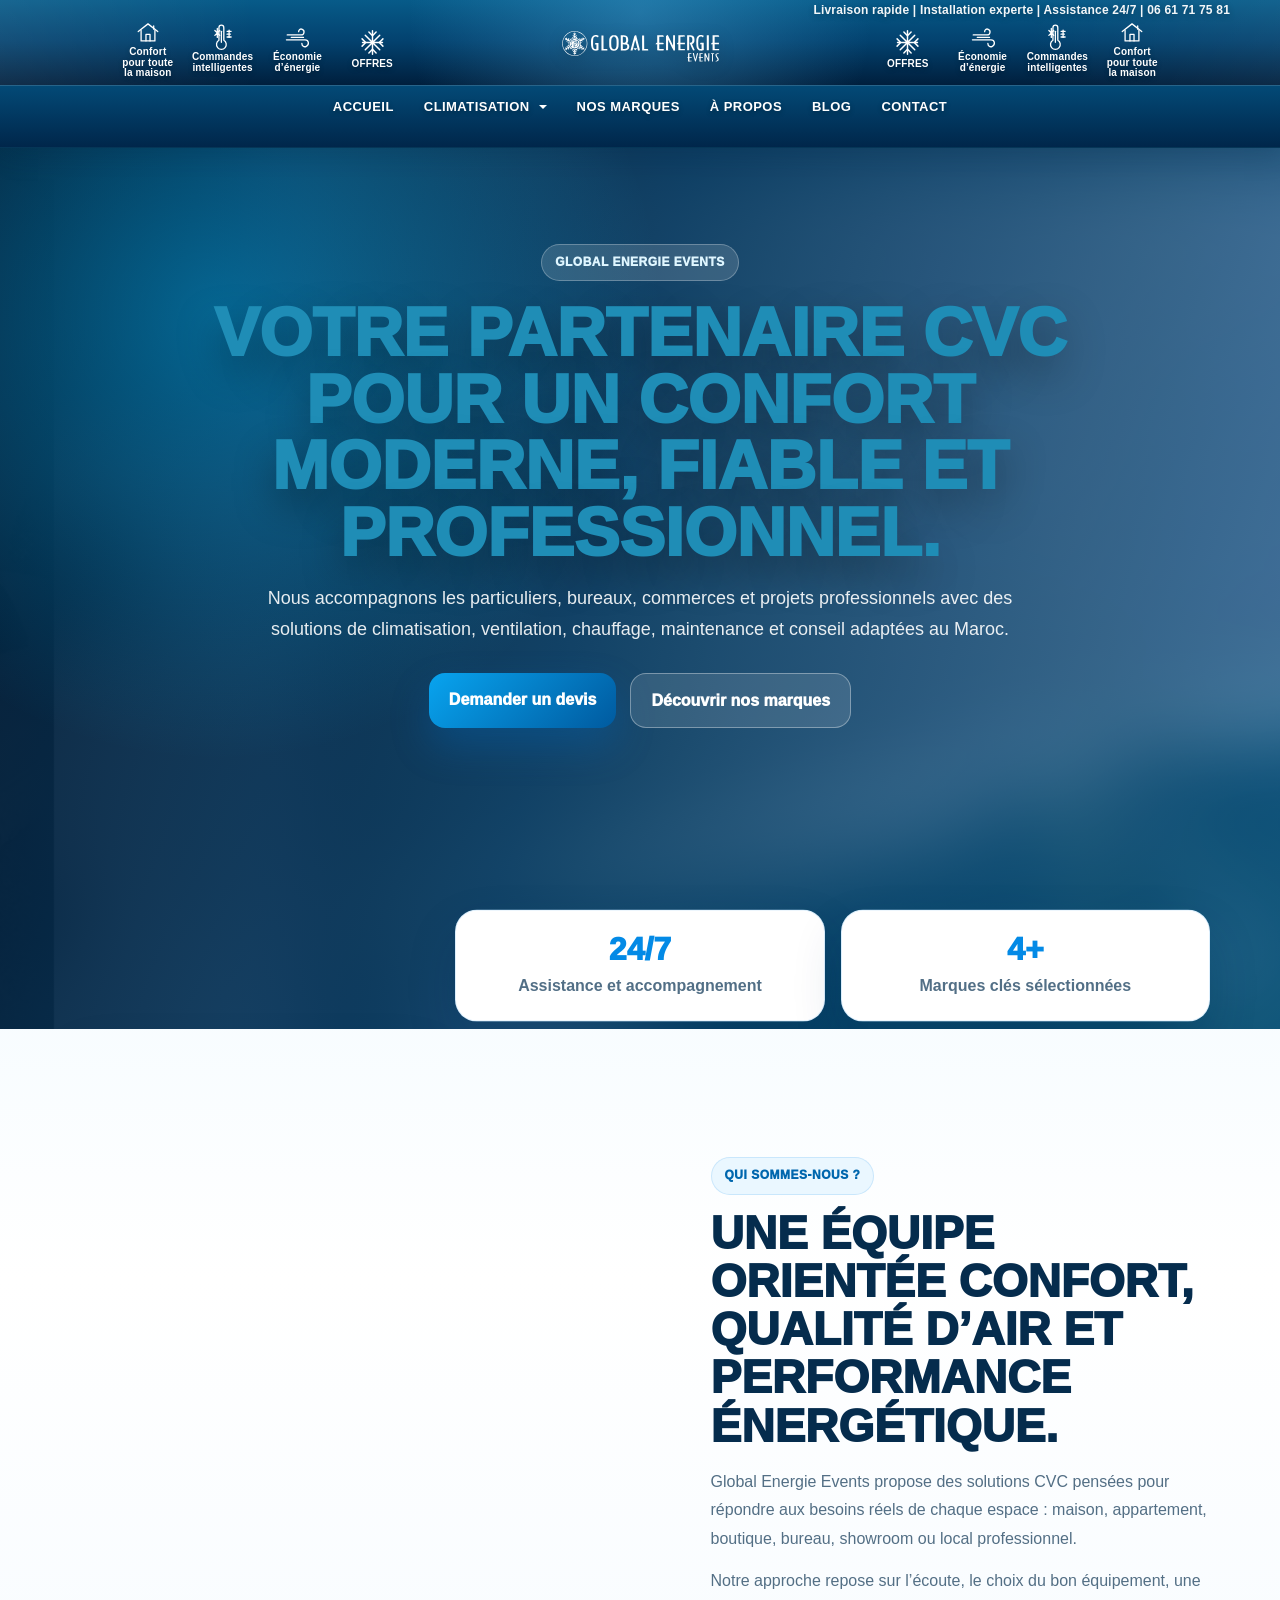
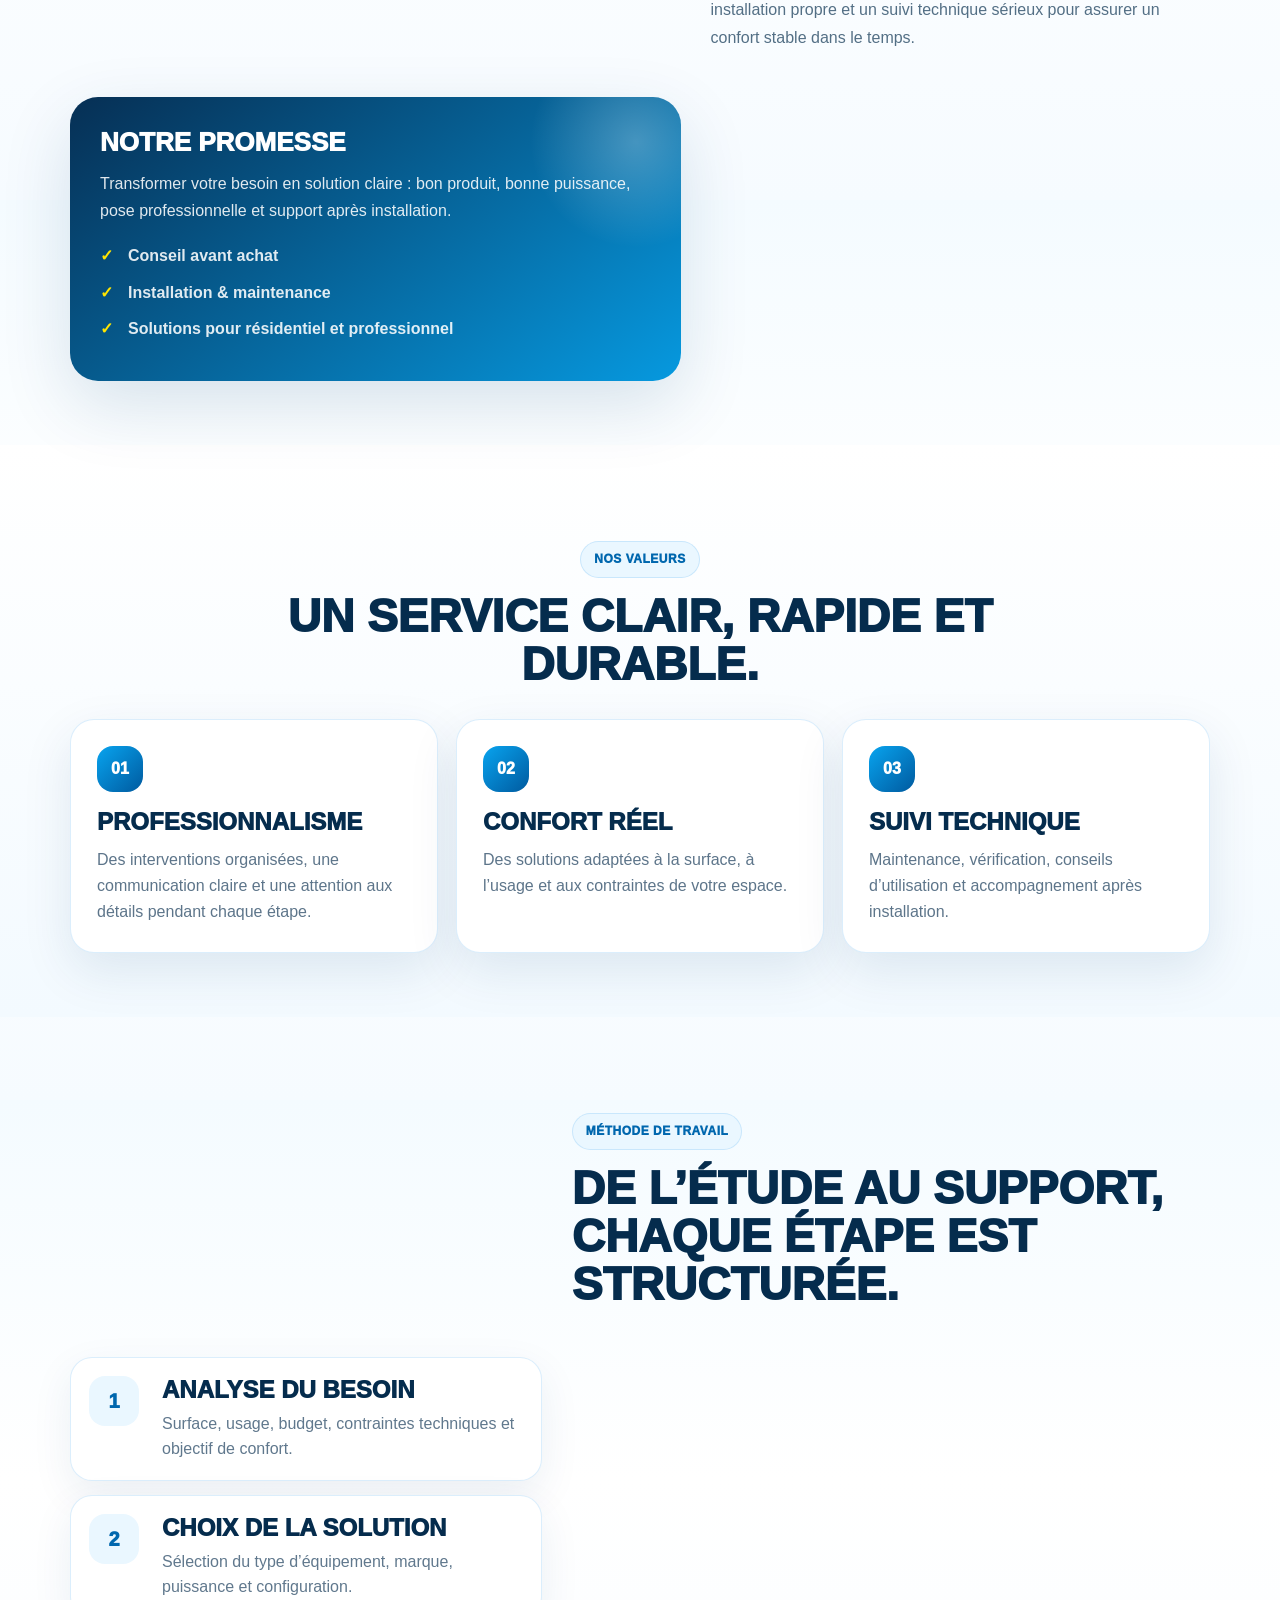
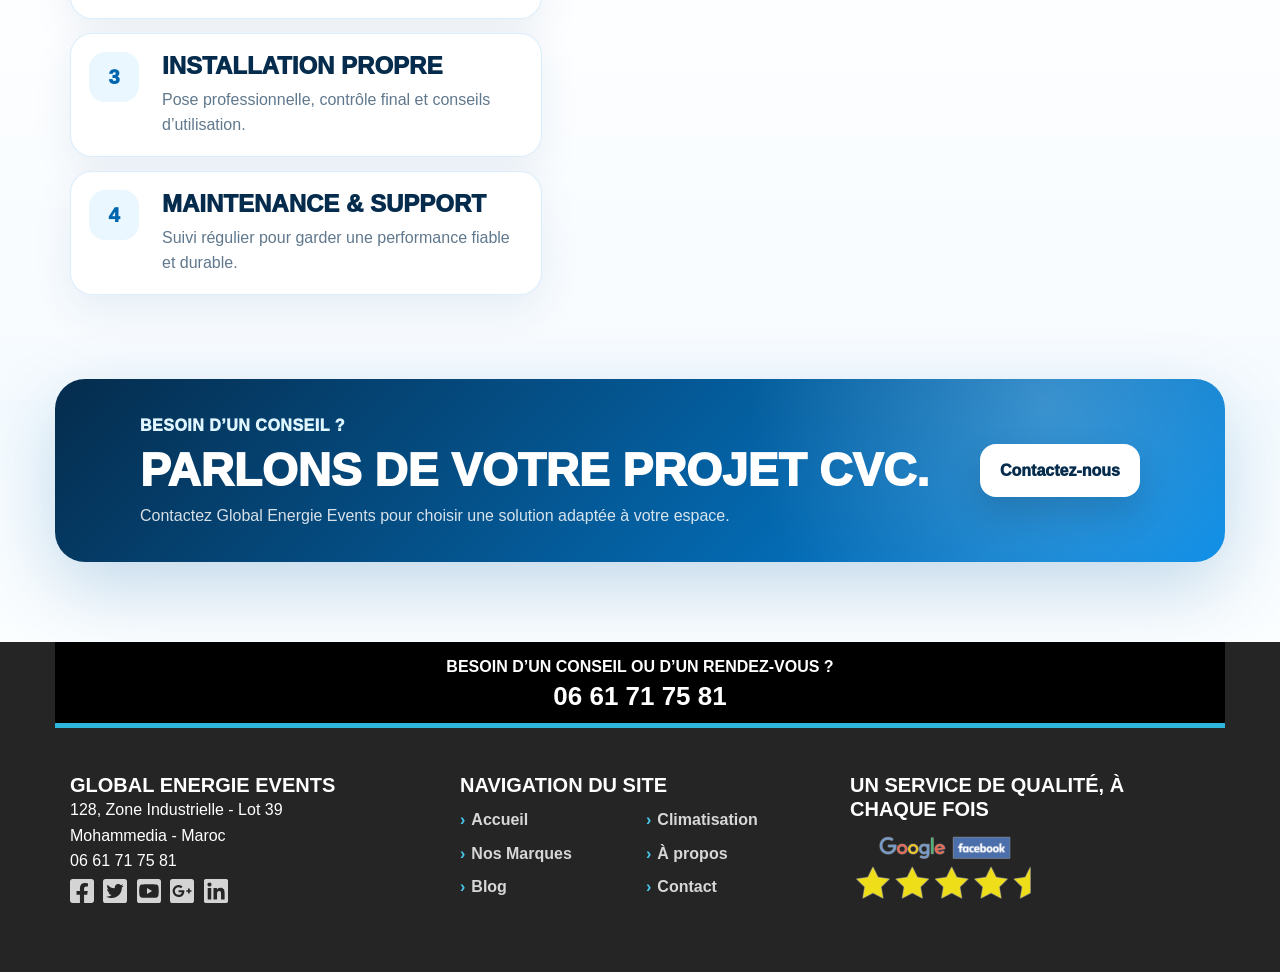
<file: apropos.html>
<!DOCTYPE html>

<html lang="fr">
<head>
<meta charset="utf-8"/>
<meta content="width=device-width, initial-scale=1.0" name="viewport"/>
<title>À propos - Global Energie Events</title>
<meta content="À propos de Global Energie Events : solutions CVC, climatisation, ventilation, installation et maintenance au Maroc." name="description"/>
<link href="./assets/css" rel="stylesheet"/>
<link href="./assets/bootstrap.min.css" rel="stylesheet"/>
<link href="./assets/style.css" rel="stylesheet"/>
<link href="./assets/ice-blue-theme.css" rel="stylesheet"/>
<link href="./assets/offline-final.css" rel="stylesheet"/>
<link href="./assets/apropos-page.css" rel="stylesheet"/>
</head>
<body class="apropos-page">
<header class="main ge-header">
<div class="ge-header__bar">
<div class="ge-header__service-line">Livraison rapide | Installation experte | Assistance 24/7 | 06 61 71 75 81</div>
<div class="ge-header__inner">
<div aria-label="Avantages du service" class="ge-features ge-features--left">
<div class="ge-feature">
<svg aria-hidden="true" viewbox="0 0 64 64"><path d="M8 31 32 12l24 19"></path><path d="M15 28v26h34V28"></path><path d="M27 54V38h10v16"></path><path d="M46 17v8"></path></svg>
<span>Confort<br/>pour toute la maison</span>
</div>
<div class="ge-feature">
<svg aria-hidden="true" viewbox="0 0 64 64"><path d="M34 9v31a12 12 0 1 1-12 0V9a6 6 0 0 1 12 0Z"></path><path d="M28 45V18"></path><path d="M47 15v18"></path><path d="M42 18h10M42 25h8M42 32h10"></path><path d="M12 16l12 12M24 16L12 28M18 11v22"></path></svg>
<span>Commandes<br/>intelligentes</span>
</div>
<div class="ge-feature">
<svg aria-hidden="true" viewbox="0 0 64 64"><path d="M8 27h34c8 0 10-11 3-14-5-2-9 1-9 6"></path><path d="M6 39h46c9 0 11 12 3 16-6 3-11-1-11-7"></path><path d="M18 33h30"></path></svg>
<span>Économie<br/>d’énergie</span>
</div>
<div class="ge-feature ge-feature--special">
<svg aria-hidden="true" viewbox="0 0 64 64"><path d="M32 6v52M10 32h44M16 16l32 32M48 16 16 48"></path><path d="m24 9 8 8 8-8M24 55l8-8 8 8M9 24l8 8-8 8M55 24l-8 8 8 8"></path></svg>
<span>Offres</span>
</div>
</div>
<a aria-label="Accueil Global Energie Events" class="ge-brand offline-link" href="index.html">
<img alt="Logo Global Energie Events" src="./assets/logo.svg"/>
</a>
<div aria-label="Avantages du service" class="ge-features ge-features--right">
<div class="ge-feature ge-feature--special">
<svg aria-hidden="true" viewbox="0 0 64 64"><path d="M32 6v52M10 32h44M16 16l32 32M48 16 16 48"></path><path d="m24 9 8 8 8-8M24 55l8-8 8 8M9 24l8 8-8 8M55 24l-8 8 8 8"></path></svg>
<span>Offres</span>
</div>
<div class="ge-feature">
<svg aria-hidden="true" viewbox="0 0 64 64"><path d="M8 27h34c8 0 10-11 3-14-5-2-9 1-9 6"></path><path d="M6 39h46c9 0 11 12 3 16-6 3-11-1-11-7"></path><path d="M18 33h30"></path></svg>
<span>Économie<br/>d’énergie</span>
</div>
<div class="ge-feature">
<svg aria-hidden="true" viewbox="0 0 64 64"><path d="M34 9v31a12 12 0 1 1-12 0V9a6 6 0 0 1 12 0Z"></path><path d="M28 45V18"></path><path d="M47 15v18"></path><path d="M42 18h10M42 25h8M42 32h10"></path><path d="M12 16l12 12M24 16L12 28M18 11v22"></path></svg>
<span>Commandes<br/>intelligentes</span>
</div>
<div class="ge-feature">
<svg aria-hidden="true" viewbox="0 0 64 64"><path d="M8 31 32 12l24 19"></path><path d="M15 28v26h34V28"></path><path d="M27 54V38h10v16"></path><path d="M46 17v8"></path></svg>
<span>Confort<br/>pour toute la maison</span>
</div>
</div>
</div>
</div>
<nav class="navbar navbar-default ge-nav" role="navigation">
<div class="container">
<div class="navbar-header">
<button aria-expanded="false" class="navbar-toggle collapsed" data-target="#bs-example-navbar-collapse-1" data-toggle="collapse" type="button">
<span class="sr-only">Ouvrir la navigation</span>
<span class="icon-bar"></span>
<span class="icon-bar"></span>
<span class="icon-bar"></span>
</button>
</div>
<div class="collapse navbar-collapse" id="bs-example-navbar-collapse-1"><ul class="nav navbar-nav" id="menu-main-navigation">
<li class="menu-item menu-item-type-custom menu-item-object-custom menu-item-1" id="menu-item-custom-1" itemscope="itemscope" itemtype="#"><a class="offline-link" href="index.html" title="Accueil">Accueil</a></li>
<li class="menu-item menu-item-type-custom menu-item-object-custom menu-item-2 dropdown" id="menu-item-custom-2" itemscope="itemscope" itemtype="#">
<a aria-expanded="false" aria-haspopup="true" class="dropdown-toggle" data-toggle="dropdown" href="#" role="button" title="Climatisation">Climatisation <span class="caret"></span></a>
<ul class="dropdown-menu climatisation-submenu" role="menu">
<li><a href="products.html" title="Produits">Produits</a></li>
<li class=""><a href="index.html#installation" title="Installation">Installation</a></li>
</ul>
</li>
<li class="menu-item menu-item-type-custom menu-item-object-custom menu-item-4" id="menu-item-custom-4" itemscope="itemscope" itemtype="#"><a class="offline-link" href="Nos Marques.html" title="Nos Marques">Nos Marques</a></li>
<li class="menu-item menu-item-type-custom menu-item-object-custom menu-item-5 active" id="menu-item-custom-5" itemscope="itemscope" itemtype="#"><a class="offline-link" href="apropos.html" title="À propos">À propos</a></li>
<li class="menu-item menu-item-type-custom menu-item-object-custom menu-item-6" id="menu-item-custom-6" itemscope="itemscope" itemtype="#"><a class="offline-link" href="blog.html" title="Blog">Blog</a></li>
<li class="menu-item menu-item-type-custom menu-item-object-custom menu-item-7" id="menu-item-custom-7" itemscope="itemscope" itemtype="#"><a class="offline-link" href="contact.html" title="Contact">Contact</a></li>
</ul></div>
</div>
</nav>
</header>
<main>
<section class="ge-about-hero">
<div aria-hidden="true" class="ge-about-hero__bg"></div>
<div class="container ge-about-hero__content">
<span class="ge-about-eyebrow">Global Energie Events</span>
<h1>Votre partenaire CVC pour un confort moderne, fiable et professionnel.</h1>
<p>Nous accompagnons les particuliers, bureaux, commerces et projets professionnels avec des solutions de climatisation, ventilation, chauffage, maintenance et conseil adaptées au Maroc.</p>
<div class="ge-about-actions">
<a class="ge-about-btn ge-about-btn--primary" href="contact.html">Demander un devis</a>
<a class="ge-about-btn ge-about-btn--ghost" href="Nos Marques.html">Découvrir nos marques</a>
</div>
</div>
<div aria-label="Chiffres clés Global Energie" class="ge-about-stats container">
<article><strong>24/7</strong><span>Assistance et accompagnement</span></article>
<article><strong>4+</strong><span>Marques clés sélectionnées</span></article>
<article><strong>100%</strong><span>Service professionnel</span></article>
</div>
</section>
<section class="ge-about-section ge-about-intro">
<div class="container ge-about-grid">
<div class="ge-about-copy">
<span class="ge-section-kicker">Qui sommes-nous ?</span>
<h2>Une équipe orientée confort, qualité d’air et performance énergétique.</h2>
<p>Global Energie Events propose des solutions CVC pensées pour répondre aux besoins réels de chaque espace : maison, appartement, boutique, bureau, showroom ou local professionnel.</p>
<p>Notre approche repose sur l’écoute, le choix du bon équipement, une installation propre et un suivi technique sérieux pour assurer un confort stable dans le temps.</p>
</div>
<div class="ge-about-card ge-about-card--blue">
<h3>Notre promesse</h3>
<p>Transformer votre besoin en solution claire : bon produit, bonne puissance, pose professionnelle et support après installation.</p>
<ul>
<li>Conseil avant achat</li>
<li>Installation &amp; maintenance</li>
<li>Solutions pour résidentiel et professionnel</li>
</ul>
</div>
</div>
</section>
<section class="ge-about-section ge-about-values">
<div class="container">
<div class="ge-about-title">
<span class="ge-section-kicker">Nos valeurs</span>
<h2>Un service clair, rapide et durable.</h2>
</div>
<div class="ge-values-grid">
<article>
<span>01</span>
<h3>Professionnalisme</h3>
<p>Des interventions organisées, une communication claire et une attention aux détails pendant chaque étape.</p>
</article>
<article>
<span>02</span>
<h3>Confort réel</h3>
<p>Des solutions adaptées à la surface, à l’usage et aux contraintes de votre espace.</p>
</article>
<article>
<span>03</span>
<h3>Suivi technique</h3>
<p>Maintenance, vérification, conseils d’utilisation et accompagnement après installation.</p>
</article>
</div>
</div>
</section>
<section class="ge-about-section ge-about-process">
<div class="container ge-process-shell">
<div>
<span class="ge-section-kicker">Méthode de travail</span>
<h2>De l’étude au support, chaque étape est structurée.</h2>
</div>
<div class="ge-process-list">
<article><b>1</b><div><h3>Analyse du besoin</h3><p>Surface, usage, budget, contraintes techniques et objectif de confort.</p></div></article>
<article><b>2</b><div><h3>Choix de la solution</h3><p>Sélection du type d’équipement, marque, puissance et configuration.</p></div></article>
<article><b>3</b><div><h3>Installation propre</h3><p>Pose professionnelle, contrôle final et conseils d’utilisation.</p></div></article>
<article><b>4</b><div><h3>Maintenance &amp; support</h3><p>Suivi régulier pour garder une performance fiable et durable.</p></div></article>
</div>
</div>
</section>
<section class="ge-about-cta">
<div class="container ge-about-cta__box">
<div>
<span>Besoin d’un conseil ?</span>
<h2>Parlons de votre projet CVC.</h2>
<p>Contactez Global Energie Events pour choisir une solution adaptée à votre espace.</p>
</div>
<a href="contact.html">Contactez-nous</a>
</div>
</section>
</main>
<footer>
<div class="container schedule-wrap">
<h5>Besoin d’un conseil ou d’un rendez-vous ?</h5>
<span class="phone">06 61 71 75 81</span>
</div>
<div class="container info-wrap">
<div class="row">
<div class="col-xs-12 col-sm-6 col-md-4 equal">
<h4>Global Energie Events</h4>
				128, Zone Industrielle - Lot 39<br/>
				Mohammedia - Maroc<br/>
<span class="phone">06 61 71 75 81</span>
<div class="social-wrap">
<a aria-label="Aimer Global Energie Events sur Facebook" class="offline-link" href="#" target="_blank">
<svg aria-hidden="true" class="icon" focusable="false" height="24" viewbox="0 0 24 24" width="24" xmlns="#">
<path d="M23.25.75c.48.48.75 1.14.75 1.82v18.86c0 .68-.27 1.34-.75 1.82s-1.14.75-1.82.75h-7.35v-8.16h3.09l.59-3.84h-3.68V9.51c0-1.05.51-2.07 2.17-2.07h1.68V4.17s-1.52-.26-2.97-.26c-3.04 0-5.02 1.84-5.02 5.17v2.93H6.56v3.84h3.38v8.16H2.57c-.68 0-1.34-.27-1.82-.75S0 22.12 0 21.44V2.57C0 1.89.27 1.23.75.75S1.89 0 2.57 0h18.86c.68 0 1.34.27 1.82.75Z" fill="#d4d4d4"></path>
</svg>
</a>
<a aria-label="Suivre Global Energie Events sur Twitter" class="offline-link" href="#" target="_blank">
<svg aria-hidden="true" class="icon" focusable="false" height="24" viewbox="0 0 24 24" width="24" xmlns="#">
<path d="M24 2.57v18.86A2.57 2.57 0 0 1 21.43 24H2.57A2.57 2.57 0 0 1 0 21.43V2.57A2.57 2.57 0 0 1 2.57 0h18.86A2.57 2.57 0 0 1 24 2.57Zm-3.43 4.11c-.63.27-1.32.47-2.02.55.73-.43 1.28-1.12 1.54-1.93-.68.4-1.44.7-2.23.85a3.477 3.477 0 0 0-2.57-1.11c-2.14 0-3.93 1.93-3.43 4.32a9.955 9.955 0 0 1-7.24-3.68c-.3.52-.48 1.12-.48 1.77 0 1.18.59 2.27 1.56 2.93-.57-.02-1.12-.18-1.59-.45v.04a3.52 3.52 0 0 0 2.81 3.45c-.56.14-1.04.14-1.59.06a3.525 3.525 0 0 0 3.28 2.44 7.08 7.08 0 0 1-4.36 1.5c-.29 0-.56-.01-.85-.04 1.55 1 3.4 1.57 5.4 1.57 6.46 0 10-5.35 10-10 0-.15 0-.3-.01-.46.69-.5 1.29-1.12 1.76-1.82Z" fill="#d4d4d4"></path>
</svg>
</a>
<a aria-label="Suivre Global Energie Events sur YouTube" class="offline-link" href="#" target="_blank">
<svg aria-hidden="true" class="icon" focusable="false" height="24" viewbox="0 0 24 24" width="24" xmlns="#">
<path d="M24 2.57v18.86A2.57 2.57 0 0 1 21.43 24H2.57A2.57 2.57 0 0 1 0 21.43V2.57A2.57 2.57 0 0 1 2.57 0h18.86A2.57 2.57 0 0 1 24 2.57Zm-2.25 9.44s0-3.19-.41-4.72c-.23-.85-.88-1.51-1.73-1.74-1.52-.41-7.62-.41-7.62-.41s-6.1 0-7.62.41c-.84.22-1.5.89-1.73 1.74-.41 1.53-.41 4.72-.41 4.72s0 3.19.41 4.73c.23.85.88 1.48 1.73 1.71 1.52.41 7.62.41 7.62.41s6.1 0 7.62-.41c.84-.22 1.5-.86 1.73-1.71.41-1.53.41-4.72.41-4.72Zm-11.74-2.9 5.1 2.9-5.1 2.9v-5.8Z" fill="#d4d4d4"></path>
</svg>
</a>
<a aria-label="Avis Global Energie Events sur Google" class="offline-link" href="#" target="_blank">
<svg aria-hidden="true" class="icon" focusable="false" height="24" viewbox="0 0 24 24" width="24" xmlns="#">
<path d="M21.43 0H2.57A2.57 2.57 0 0 0 0 2.57v18.86A2.57 2.57 0 0 0 2.57 24h18.86A2.57 2.57 0 0 0 24 21.43V2.57A2.57 2.57 0 0 0 21.43 0Zm-.01 11.14v1.72h-1.7v1.72H18v-1.72h-1.72v-1.72H18V9.43h1.72v1.71h1.7ZM8.58 18a6 6 0 1 1 0-12c1.51 0 2.91.53 4.01 1.56l-1.62 1.58c-.64-.62-1.52-.92-2.39-.92-2.08 0-3.74 1.71-3.74 3.77s1.66 3.78 3.74 3.78c1.58 0 3.14-.92 3.39-2.57H8.58v-2.07h5.66c.06.33.09.67.09 1.01 0 3.42-2.3 5.86-5.75 5.86Z" fill="#d4d4d4"></path>
</svg>
</a>
<a aria-label="Suivre Global Energie Events sur LinkedIn" class="offline-link" href="#" target="_blank">
<svg aria-hidden="true" class="icon" focusable="false" height="24" viewbox="0 0 24 24" width="24" xmlns="#">
<path d="M24 1.73v20.54c0 .95-.77 1.73-1.71 1.73H1.71C.77 24 0 23.22 0 22.27V1.73C0 .78.77 0 1.71 0h20.58C23.23 0 24 .78 24 1.73ZM7.54 5.49c0-1.14-.93-2.06-2.06-2.06s-2.06.93-2.06 2.06.92 2.06 2.06 2.06 2.06-.92 2.06-2.06Zm-.28 15.08V9.12H3.7v11.45h3.56Zm13.33-6.28c0-3.08-.67-5.46-4.27-5.46-1.73 0-2.89.95-3.37 1.85h-.05V9.12H9.49v11.45h3.56V14.9c0-1.5.28-2.94 2.14-2.94s1.85 1.71 1.85 3.04v5.57h3.56v-6.28Z" fill="#d4d4d4"></path>
</svg>
</a>
</div>
</div>
<div class="col-xs-12 col-sm-6 col-md-4 equal">
<h4>Navigation du site</h4>
<div class="menu-footer-navigation-container"><ul class="footer-nav" id="menu-footer-navigation"><li class="menu-item menu-item-type-custom menu-item-object-custom ge-footer-menu-1"><a class="offline-link" href="index.html" title="Accueil">Accueil</a></li><li class="menu-item menu-item-type-custom menu-item-object-custom ge-footer-menu-2"><a class="offline-link" href="index.html#installation" title="Climatisation">Climatisation</a></li><li class="menu-item menu-item-type-custom menu-item-object-custom ge-footer-menu-3"><a class="offline-link" href="Nos Marques.html" title="Nos Marques">Nos Marques</a></li><li class="menu-item menu-item-type-custom menu-item-object-custom ge-footer-menu-4 active"><a class="offline-link" href="apropos.html" title="À propos">À propos</a></li><li class="menu-item menu-item-type-custom menu-item-object-custom ge-footer-menu-5"><a class="offline-link" href="blog.html" title="Blog">Blog</a></li><li class="menu-item menu-item-type-custom menu-item-object-custom ge-footer-menu-6"><a class="offline-link" href="contact.html" title="Contact">Contact</a></li></ul></div> </div>
<div class="col-xs-12 col-sm-6 col-md-4 equal">
<h4>Un service de qualité, à chaque fois</h4>
<img alt="Avis Global Energie Events sur Facebook et Google" class="img-responsive review-logo" src="./assets/review-icons.png" title="Avis Global Energie Events sur Facebook et Google"/>
<!-- <a class="btn btn-block" href="#" target="_blank">Laisser un avis</a> -->
</div>
</div>
</div>
</footer>
<script src="./assets/jquery.min.js"></script>
<script src="./assets/bootstrap.min.js"></script>
</body>
</html>
</file>
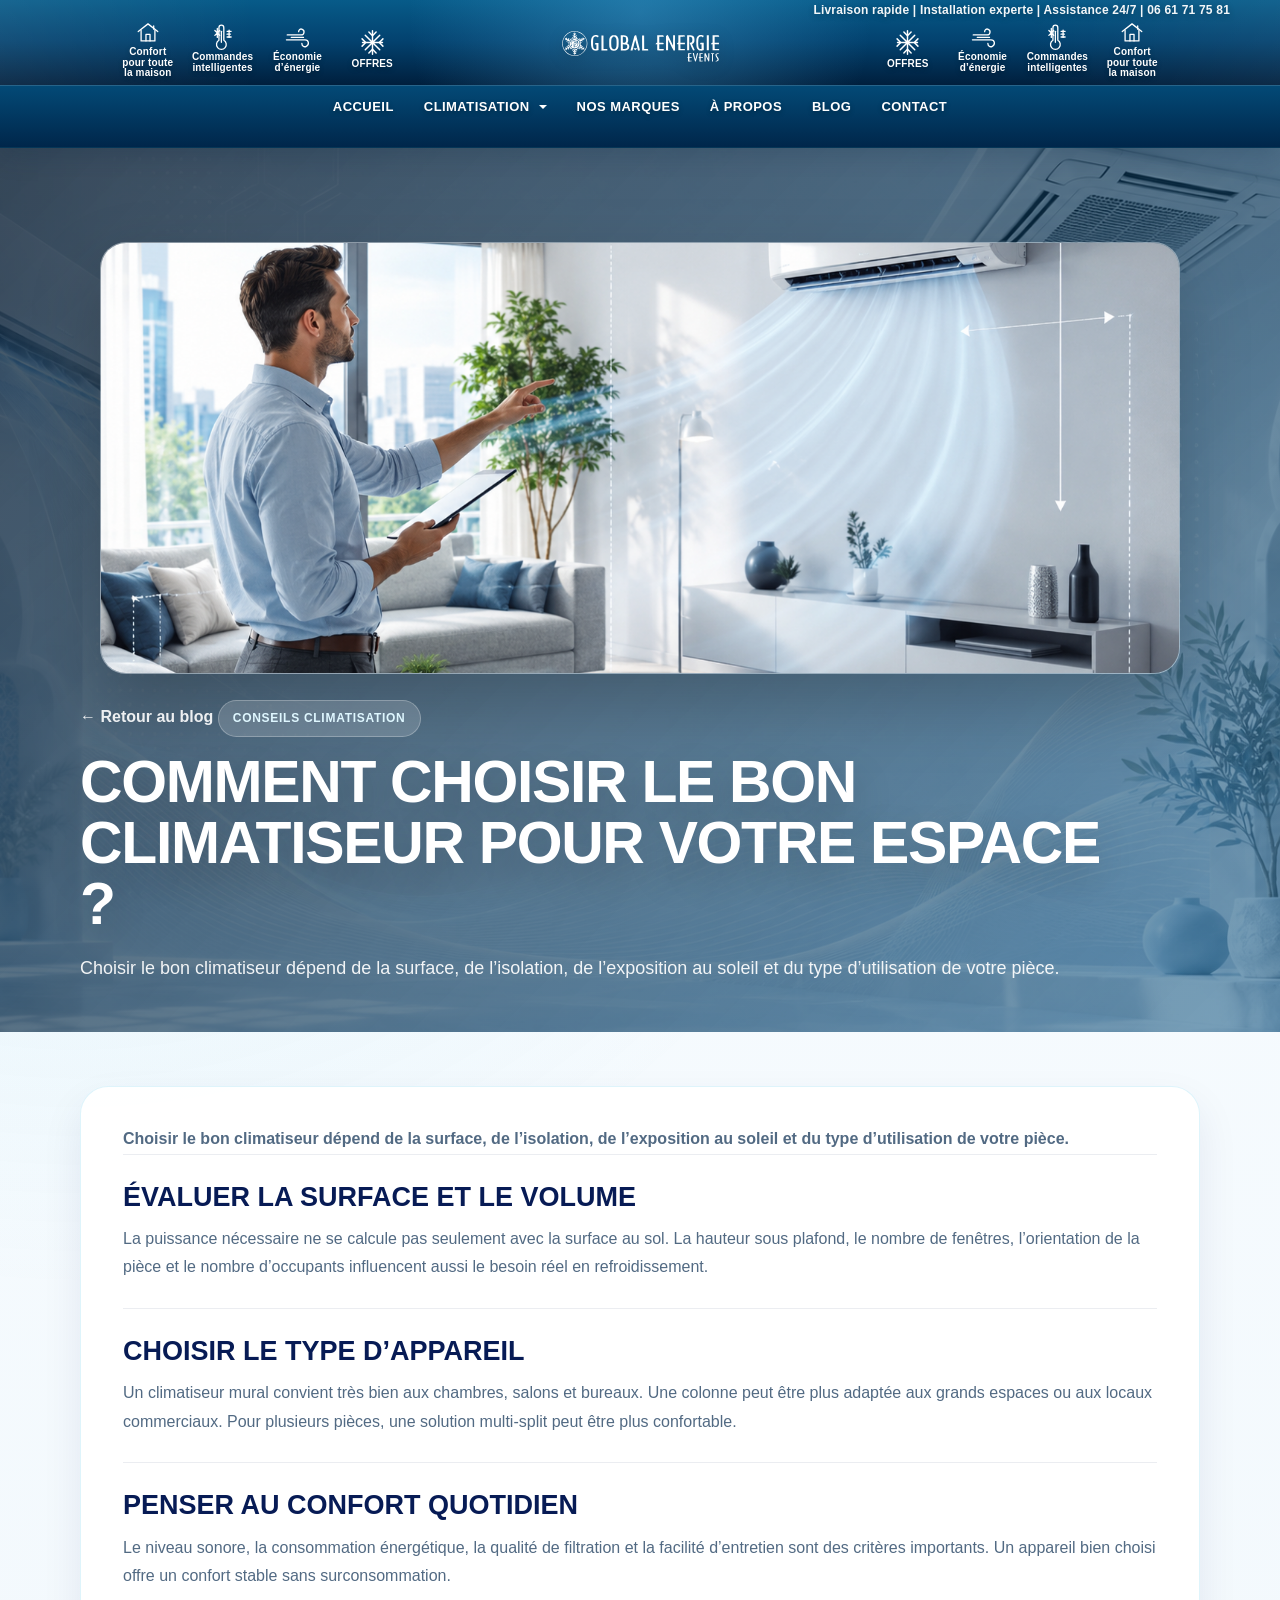
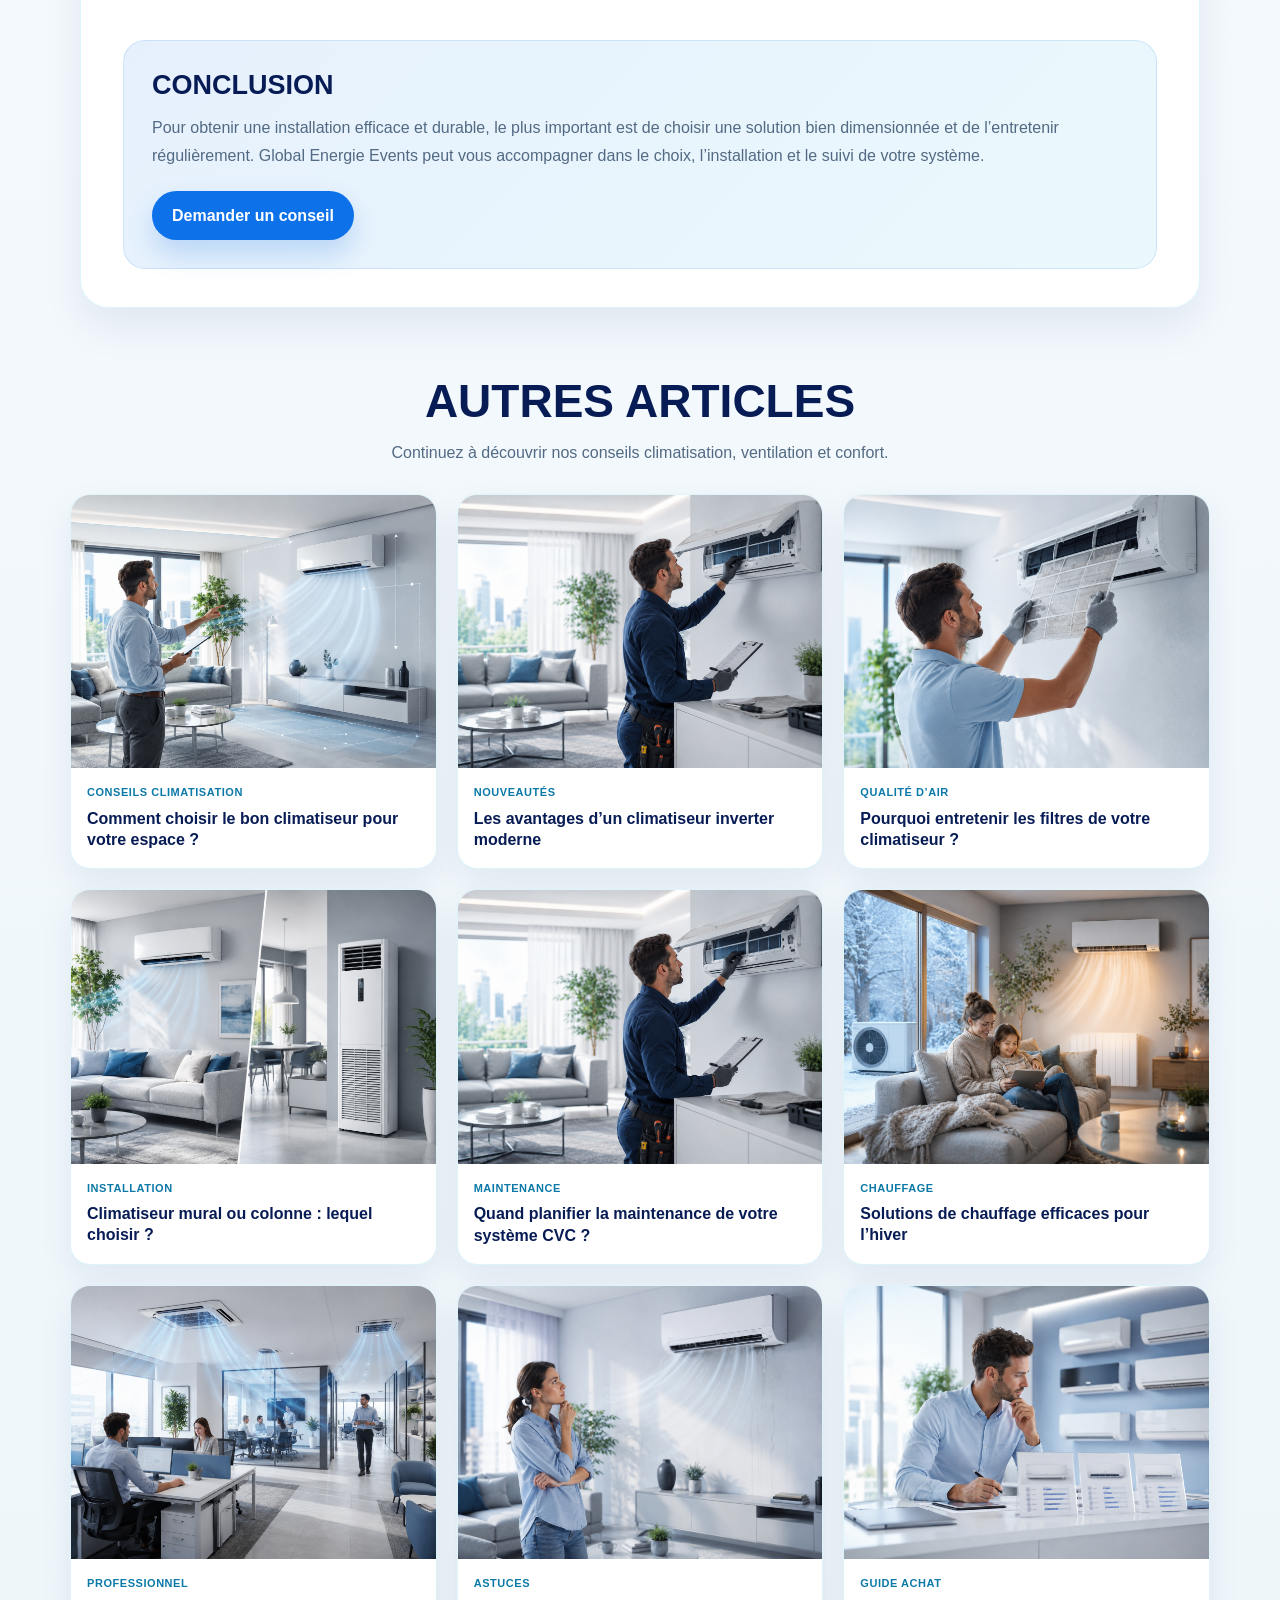
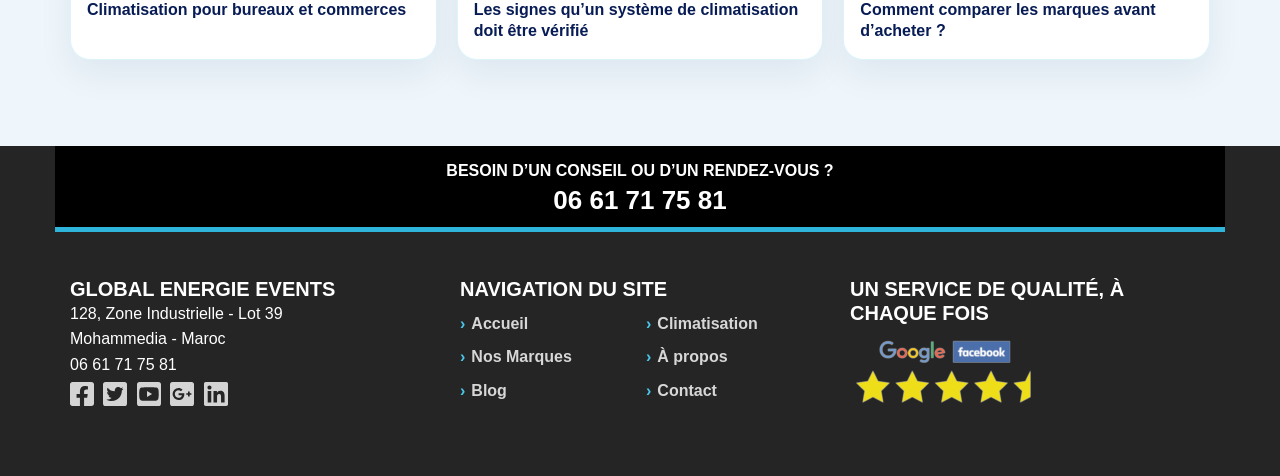
<file: articles.html>
<!DOCTYPE html>

<html lang="fr">
<head><meta content="text/html; charset=utf-8" http-equiv="Content-Type"/>
<title itemprop="name">Global Energie Events - Climatisation, ventilation et chauffage au Maroc</title>
<meta content="IE=edge,chrome=1" http-equiv="X-UA-Compatible"/>
<meta content="width=device-width, initial-scale=1.0" name="viewport"/>
<meta content="Global Energie Events" name="author"/>
<meta content="#f2f2f2" name="msapplication-TileColor"/>
<meta content="#" name="msapplication-config"/>
<meta content="#f2f2f2" name="theme-color"/>
<meta content="telephone=yes" name="format-detection"/>
<link href="./assets/css" rel="stylesheet"/>
<!-- Snap Pixel Code -->
<!-- End Snap Pixel Code -->
<title>Article - Global Energie Events</title>
<!-- Scheduling -->
<meta content="index, follow, max-image-preview:large, max-snippet:-1, max-video-preview:-1" name="robots"/>
<!-- This site is optimized with the Yoast SEO plugin v27.7 - # -->
<meta content="Service de climatisation, ventilation, chauffage, installation et maintenance au Maroc." name="description"/>
<meta content="fr_FR" property="og:locale"/>
<meta content="website" property="og:type"/>
<meta content="Global Energie Events - Climatisation, ventilation et chauffage au Maroc" property="og:title"/>
<meta content="Service de climatisation, ventilation, chauffage, installation et maintenance au Maroc." property="og:description"/>
<meta content="#" property="og:url"/>
<meta content="Global Energie Events" property="og:site_name"/>
<meta content="2026-04-07T20:28:23+00:00" property="article:modified_time"/>
<meta content="summary_large_image" name="twitter:card"/>
<!-- / Yoast SEO plugin. -->
<style id="wp-img-auto-sizes-contain-inline-css" type="text/css">
img:is([sizes=auto i],[sizes^="auto," i]){contain-intrinsic-size:3000px 1500px}
/*# sourceURL=wp-img-auto-sizes-contain-inline-css */
</style>
<style id="wp-block-library-inline-css" type="text/css">
:root{--wp-block-synced-color:#7a00df;--wp-block-synced-color--rgb:122,0,223;--wp-bound-block-color:var(--wp-block-synced-color);--wp-editor-canvas-background:#ddd;--wp-admin-theme-color:#007cba;--wp-admin-theme-color--rgb:0,124,186;--wp-admin-theme-color-darker-10:#006ba1;--wp-admin-theme-color-darker-10--rgb:0,107,160.5;--wp-admin-theme-color-darker-20:#005a87;--wp-admin-theme-color-darker-20--rgb:0,90,135;--wp-admin-border-width-focus:2px}@media (min-resolution:192dpi){:root{--wp-admin-border-width-focus:1.5px}}.wp-element-button{cursor:pointer}:root .has-very-light-gray-background-color{background-color:#eee}:root .has-very-dark-gray-background-color{background-color:#313131}:root .has-very-light-gray-color{color:#eee}:root .has-very-dark-gray-color{color:#313131}:root .has-vivid-green-cyan-to-vivid-cyan-blue-gradient-background{background:linear-gradient(135deg,#00d084,#0693e3)}:root .has-purple-crush-gradient-background{background:linear-gradient(135deg,#34e2e4,#4721fb 50%,#ab1dfe)}:root .has-hazy-dawn-gradient-background{background:linear-gradient(135deg,#faaca8,#dad0ec)}:root .has-subdued-olive-gradient-background{background:linear-gradient(135deg,#fafae1,#67a671)}:root .has-atomic-cream-gradient-background{background:linear-gradient(135deg,#fdd79a,#004a59)}:root .has-nightshade-gradient-background{background:linear-gradient(135deg,#330968,#31cdcf)}:root .has-midnight-gradient-background{background:linear-gradient(135deg,#020381,#2874fc)}:root{--wp--preset--font-size--normal:16px;--wp--preset--font-size--huge:42px}.has-regular-font-size{font-size:1em}.has-larger-font-size{font-size:2.625em}.has-normal-font-size{font-size:var(--wp--preset--font-size--normal)}.has-huge-font-size{font-size:var(--wp--preset--font-size--huge)}.has-text-align-center{text-align:center}.has-text-align-left{text-align:left}.has-text-align-right{text-align:right}.has-fit-text{white-space:nowrap!important}#end-resizable-editor-section{display:none}.aligncenter{clear:both}.items-justified-left{justify-content:flex-start}.items-justified-center{justify-content:center}.items-justified-right{justify-content:flex-end}.items-justified-space-between{justify-content:space-between}.screen-reader-text{border:0;clip-path:inset(50%);height:1px;margin:-1px;overflow:hidden;padding:0;position:absolute;width:1px;word-wrap:normal!important}.screen-reader-text:focus{background-color:#ddd;clip-path:none;color:#444;display:block;font-size:1em;height:auto;left:5px;line-height:normal;padding:15px 23px 14px;text-decoration:none;top:5px;width:auto;z-index:100000}html :where(.has-border-color){border-style:solid}html :where([style*=border-top-color]){border-top-style:solid}html :where([style*=border-right-color]){border-right-style:solid}html :where([style*=border-bottom-color]){border-bottom-style:solid}html :where([style*=border-left-color]){border-left-style:solid}html :where([style*=border-width]){border-style:solid}html :where([style*=border-top-width]){border-top-style:solid}html :where([style*=border-right-width]){border-right-style:solid}html :where([style*=border-bottom-width]){border-bottom-style:solid}html :where([style*=border-left-width]){border-left-style:solid}html :where(img[class*=wp-image-]){height:auto;max-width:100%}:where(figure){margin:0 0 1em}html :where(.is-position-sticky){--wp-admin--admin-bar--position-offset:var(--wp-admin--admin-bar--height,0px)}@media screen and (max-width:600px){html :where(.is-position-sticky){--wp-admin--admin-bar--position-offset:0px}}

/*# sourceURL=wp-block-library-inline-css */
</style>
<style id="wp-block-button-inline-css" type="text/css">
.wp-block-button__link{align-content:center;box-sizing:border-box;cursor:pointer;display:inline-block;height:100%;text-align:center;word-break:break-word}.wp-block-button__link.aligncenter{text-align:center}.wp-block-button__link.alignright{text-align:right}:where(.wp-block-button__link){border-radius:9999px;box-shadow:none;padding:calc(.667em + 2px) calc(1.333em + 2px);text-decoration:none}.wp-block-button[style*=text-decoration] .wp-block-button__link{text-decoration:inherit}.wp-block-buttons>.wp-block-button.has-custom-width{max-width:none}.wp-block-buttons>.wp-block-button.has-custom-width .wp-block-button__link{width:100%}.wp-block-buttons>.wp-block-button.has-custom-font-size .wp-block-button__link{font-size:inherit}.wp-block-buttons>.wp-block-button.wp-block-button__width-25{width:calc(25% - var(--wp--style--block-gap, .5em)*.75)}.wp-block-buttons>.wp-block-button.wp-block-button__width-50{width:calc(50% - var(--wp--style--block-gap, .5em)*.5)}.wp-block-buttons>.wp-block-button.wp-block-button__width-75{width:calc(75% - var(--wp--style--block-gap, .5em)*.25)}.wp-block-buttons>.wp-block-button.wp-block-button__width-100{flex-basis:100%;width:100%}.wp-block-buttons.is-vertical>.wp-block-button.wp-block-button__width-25{width:25%}.wp-block-buttons.is-vertical>.wp-block-button.wp-block-button__width-50{width:50%}.wp-block-buttons.is-vertical>.wp-block-button.wp-block-button__width-75{width:75%}.wp-block-button.is-style-squared,.wp-block-button__link.wp-block-button.is-style-squared{border-radius:0}.wp-block-button.no-border-radius,.wp-block-button__link.no-border-radius{border-radius:0!important}:root :where(.wp-block-button .wp-block-button__link.is-style-outline),:root :where(.wp-block-button.is-style-outline>.wp-block-button__link){border:2px solid;padding:.667em 1.333em}:root :where(.wp-block-button .wp-block-button__link.is-style-outline:not(.has-text-color)),:root :where(.wp-block-button.is-style-outline>.wp-block-button__link:not(.has-text-color)){color:currentColor}:root :where(.wp-block-button .wp-block-button__link.is-style-outline:not(.has-background)),:root :where(.wp-block-button.is-style-outline>.wp-block-button__link:not(.has-background)){background-color:initial;background-image:none}
/*# sourceURL=# */
</style>
<style id="wp-block-heading-inline-css" type="text/css">
h1:where(.wp-block-heading).has-background,h2:where(.wp-block-heading).has-background,h3:where(.wp-block-heading).has-background,h4:where(.wp-block-heading).has-background,h5:where(.wp-block-heading).has-background,h6:where(.wp-block-heading).has-background{padding:1.25em 2.375em}h1.has-text-align-left[style*=writing-mode]:where([style*=vertical-lr]),h1.has-text-align-right[style*=writing-mode]:where([style*=vertical-rl]),h2.has-text-align-left[style*=writing-mode]:where([style*=vertical-lr]),h2.has-text-align-right[style*=writing-mode]:where([style*=vertical-rl]),h3.has-text-align-left[style*=writing-mode]:where([style*=vertical-lr]),h3.has-text-align-right[style*=writing-mode]:where([style*=vertical-rl]),h4.has-text-align-left[style*=writing-mode]:where([style*=vertical-lr]),h4.has-text-align-right[style*=writing-mode]:where([style*=vertical-rl]),h5.has-text-align-left[style*=writing-mode]:where([style*=vertical-lr]),h5.has-text-align-right[style*=writing-mode]:where([style*=vertical-rl]),h6.has-text-align-left[style*=writing-mode]:where([style*=vertical-lr]),h6.has-text-align-right[style*=writing-mode]:where([style*=vertical-rl]){rotate:180deg}
/*# sourceURL=# */
</style>
<style id="wp-block-list-inline-css" type="text/css">
ol,ul{box-sizing:border-box}:root :where(.wp-block-list.has-background){padding:1.25em 2.375em}
/*# sourceURL=# */
</style>
<style id="wp-block-columns-inline-css" type="text/css">
.wp-block-columns{box-sizing:border-box;display:flex;flex-wrap:wrap!important}@media (min-width:782px){.wp-block-columns{flex-wrap:nowrap!important}}.wp-block-columns{align-items:normal!important}.wp-block-columns.are-vertically-aligned-top{align-items:flex-start}.wp-block-columns.are-vertically-aligned-center{align-items:center}.wp-block-columns.are-vertically-aligned-bottom{align-items:flex-end}@media (max-width:781px){.wp-block-columns:not(.is-not-stacked-on-mobile)>.wp-block-column{flex-basis:100%!important}}@media (min-width:782px){.wp-block-columns:not(.is-not-stacked-on-mobile)>.wp-block-column{flex-basis:0;flex-grow:1}.wp-block-columns:not(.is-not-stacked-on-mobile)>.wp-block-column[style*=flex-basis]{flex-grow:0}}.wp-block-columns.is-not-stacked-on-mobile{flex-wrap:nowrap!important}.wp-block-columns.is-not-stacked-on-mobile>.wp-block-column{flex-basis:0;flex-grow:1}.wp-block-columns.is-not-stacked-on-mobile>.wp-block-column[style*=flex-basis]{flex-grow:0}:where(.wp-block-columns){margin-bottom:1.75em}:where(.wp-block-columns.has-background){padding:1.25em 2.375em}.wp-block-column{flex-grow:1;min-width:0;overflow-wrap:break-word;word-break:break-word}.wp-block-column.is-vertically-aligned-top{align-self:flex-start}.wp-block-column.is-vertically-aligned-center{align-self:center}.wp-block-column.is-vertically-aligned-bottom{align-self:flex-end}.wp-block-column.is-vertically-aligned-stretch{align-self:stretch}.wp-block-column.is-vertically-aligned-bottom,.wp-block-column.is-vertically-aligned-center,.wp-block-column.is-vertically-aligned-top{width:100%}
/*# sourceURL=# */
</style>
<style id="wp-block-paragraph-inline-css" type="text/css">
.is-small-text{font-size:.875em}.is-regular-text{font-size:1em}.is-large-text{font-size:2.25em}.is-larger-text{font-size:3em}.has-drop-cap:not(:focus):first-letter{float:left;font-size:8.4em;font-style:normal;font-weight:100;line-height:.68;margin:.05em .1em 0 0;text-transform:uppercase}body.rtl .has-drop-cap:not(:focus):first-letter{float:none;margin-left:.1em}p.has-drop-cap.has-background{overflow:hidden}:root :where(p.has-background){padding:1.25em 2.375em}:where(p.has-text-color:not(.has-link-color)) a{color:inherit}p.has-text-align-left[style*="writing-mode:vertical-lr"],p.has-text-align-right[style*="writing-mode:vertical-rl"]{rotate:180deg}
/*# sourceURL=# */
</style>
<style id="wp-block-spacer-inline-css" type="text/css">
.wp-block-spacer{clear:both}
/*# sourceURL=# */
</style>
<style id="classic-theme-styles-inline-css" type="text/css">
/*! This file is auto-generated */
.wp-block-button__link{color:#fff;background-color:#32373c;border-radius:9999px;box-shadow:none;text-decoration:none;padding:calc(.667em + 2px) calc(1.333em + 2px);font-size:1.125em}.wp-block-file__button{background:#32373c;color:#fff;text-decoration:none}
/*# sourceURL=/wp-includes/css/classic-themes.min.css */
</style>
<style id="global-styles-inline-css" type="text/css">
:root{--wp--preset--aspect-ratio--square: 1;--wp--preset--aspect-ratio--4-3: 4/3;--wp--preset--aspect-ratio--3-4: 3/4;--wp--preset--aspect-ratio--3-2: 3/2;--wp--preset--aspect-ratio--2-3: 2/3;--wp--preset--aspect-ratio--16-9: 16/9;--wp--preset--aspect-ratio--9-16: 9/16;--wp--preset--color--black: #000000;--wp--preset--color--cyan-bluish-gray: #abb8c3;--wp--preset--color--white: #ffffff;--wp--preset--color--pale-pink: #f78da7;--wp--preset--color--vivid-red: #cf2e2e;--wp--preset--color--luminous-vivid-orange: #ff6900;--wp--preset--color--luminous-vivid-amber: #fcb900;--wp--preset--color--light-green-cyan: #7bdcb5;--wp--preset--color--vivid-green-cyan: #00d084;--wp--preset--color--pale-cyan-blue: #8ed1fc;--wp--preset--color--vivid-cyan-blue: #0693e3;--wp--preset--color--vivid-purple: #9b51e0;--wp--preset--gradient--vivid-cyan-blue-to-vivid-purple: linear-gradient(135deg,rgb(6,147,227) 0%,rgb(155,81,224) 100%);--wp--preset--gradient--light-green-cyan-to-vivid-green-cyan: linear-gradient(135deg,rgb(122,220,180) 0%,rgb(0,208,130) 100%);--wp--preset--gradient--luminous-vivid-amber-to-luminous-vivid-orange: linear-gradient(135deg,rgb(252,185,0) 0%,rgb(255,105,0) 100%);--wp--preset--gradient--luminous-vivid-orange-to-vivid-red: linear-gradient(135deg,rgb(255,105,0) 0%,rgb(207,46,46) 100%);--wp--preset--gradient--very-light-gray-to-cyan-bluish-gray: linear-gradient(135deg,rgb(238,238,238) 0%,rgb(169,184,195) 100%);--wp--preset--gradient--cool-to-warm-spectrum: linear-gradient(135deg,rgb(74,234,220) 0%,rgb(151,120,209) 20%,rgb(207,42,186) 40%,rgb(238,44,130) 60%,rgb(251,105,98) 80%,rgb(254,248,76) 100%);--wp--preset--gradient--blush-light-purple: linear-gradient(135deg,rgb(255,206,236) 0%,rgb(152,150,240) 100%);--wp--preset--gradient--blush-bordeaux: linear-gradient(135deg,rgb(254,205,165) 0%,rgb(254,45,45) 50%,rgb(107,0,62) 100%);--wp--preset--gradient--luminous-dusk: linear-gradient(135deg,rgb(255,203,112) 0%,rgb(199,81,192) 50%,rgb(65,88,208) 100%);--wp--preset--gradient--pale-ocean: linear-gradient(135deg,rgb(255,245,203) 0%,rgb(182,227,212) 50%,rgb(51,167,181) 100%);--wp--preset--gradient--electric-grass: linear-gradient(135deg,rgb(202,248,128) 0%,rgb(113,206,126) 100%);--wp--preset--gradient--midnight: linear-gradient(135deg,rgb(2,3,129) 0%,rgb(40,116,252) 100%);--wp--preset--font-size--small: 13px;--wp--preset--font-size--medium: 20px;--wp--preset--font-size--large: 36px;--wp--preset--font-size--x-large: 42px;--wp--preset--spacing--20: 0.44rem;--wp--preset--spacing--30: 0.67rem;--wp--preset--spacing--40: 1rem;--wp--preset--spacing--50: 1.5rem;--wp--preset--spacing--60: 2.25rem;--wp--preset--spacing--70: 3.38rem;--wp--preset--spacing--80: 5.06rem;--wp--preset--shadow--natural: 6px 6px 9px rgba(0, 0, 0, 0.2);--wp--preset--shadow--deep: 12px 12px 50px rgba(0, 0, 0, 0.4);--wp--preset--shadow--sharp: 6px 6px 0px rgba(0, 0, 0, 0.2);--wp--preset--shadow--outlined: 6px 6px 0px -3px rgb(255, 255, 255), 6px 6px rgb(0, 0, 0);--wp--preset--shadow--crisp: 6px 6px 0px rgb(0, 0, 0);}:where(.is-layout-flex){gap: 0.5em;}:where(.is-layout-grid){gap: 0.5em;}body .is-layout-flex{display: flex;}.is-layout-flex{flex-wrap: wrap;align-items: center;}.is-layout-flex > :is(*, div){margin: 0;}body .is-layout-grid{display: grid;}.is-layout-grid > :is(*, div){margin: 0;}:where(.wp-block-columns.is-layout-flex){gap: 2em;}:where(.wp-block-columns.is-layout-grid){gap: 2em;}:where(.wp-block-post-template.is-layout-flex){gap: 1.25em;}:where(.wp-block-post-template.is-layout-grid){gap: 1.25em;}.has-black-color{color: var(--wp--preset--color--black) !important;}.has-cyan-bluish-gray-color{color: var(--wp--preset--color--cyan-bluish-gray) !important;}.has-white-color{color: var(--wp--preset--color--white) !important;}.has-pale-pink-color{color: var(--wp--preset--color--pale-pink) !important;}.has-vivid-red-color{color: var(--wp--preset--color--vivid-red) !important;}.has-luminous-vivid-orange-color{color: var(--wp--preset--color--luminous-vivid-orange) !important;}.has-luminous-vivid-amber-color{color: var(--wp--preset--color--luminous-vivid-amber) !important;}.has-light-green-cyan-color{color: var(--wp--preset--color--light-green-cyan) !important;}.has-vivid-green-cyan-color{color: var(--wp--preset--color--vivid-green-cyan) !important;}.has-pale-cyan-blue-color{color: var(--wp--preset--color--pale-cyan-blue) !important;}.has-vivid-cyan-blue-color{color: var(--wp--preset--color--vivid-cyan-blue) !important;}.has-vivid-purple-color{color: var(--wp--preset--color--vivid-purple) !important;}.has-black-background-color{background-color: var(--wp--preset--color--black) !important;}.has-cyan-bluish-gray-background-color{background-color: var(--wp--preset--color--cyan-bluish-gray) !important;}.has-white-background-color{background-color: var(--wp--preset--color--white) !important;}.has-pale-pink-background-color{background-color: var(--wp--preset--color--pale-pink) !important;}.has-vivid-red-background-color{background-color: var(--wp--preset--color--vivid-red) !important;}.has-luminous-vivid-orange-background-color{background-color: var(--wp--preset--color--luminous-vivid-orange) !important;}.has-luminous-vivid-amber-background-color{background-color: var(--wp--preset--color--luminous-vivid-amber) !important;}.has-light-green-cyan-background-color{background-color: var(--wp--preset--color--light-green-cyan) !important;}.has-vivid-green-cyan-background-color{background-color: var(--wp--preset--color--vivid-green-cyan) !important;}.has-pale-cyan-blue-background-color{background-color: var(--wp--preset--color--pale-cyan-blue) !important;}.has-vivid-cyan-blue-background-color{background-color: var(--wp--preset--color--vivid-cyan-blue) !important;}.has-vivid-purple-background-color{background-color: var(--wp--preset--color--vivid-purple) !important;}.has-black-border-color{border-color: var(--wp--preset--color--black) !important;}.has-cyan-bluish-gray-border-color{border-color: var(--wp--preset--color--cyan-bluish-gray) !important;}.has-white-border-color{border-color: var(--wp--preset--color--white) !important;}.has-pale-pink-border-color{border-color: var(--wp--preset--color--pale-pink) !important;}.has-vivid-red-border-color{border-color: var(--wp--preset--color--vivid-red) !important;}.has-luminous-vivid-orange-border-color{border-color: var(--wp--preset--color--luminous-vivid-orange) !important;}.has-luminous-vivid-amber-border-color{border-color: var(--wp--preset--color--luminous-vivid-amber) !important;}.has-light-green-cyan-border-color{border-color: var(--wp--preset--color--light-green-cyan) !important;}.has-vivid-green-cyan-border-color{border-color: var(--wp--preset--color--vivid-green-cyan) !important;}.has-pale-cyan-blue-border-color{border-color: var(--wp--preset--color--pale-cyan-blue) !important;}.has-vivid-cyan-blue-border-color{border-color: var(--wp--preset--color--vivid-cyan-blue) !important;}.has-vivid-purple-border-color{border-color: var(--wp--preset--color--vivid-purple) !important;}.has-vivid-cyan-blue-to-vivid-purple-gradient-background{background: var(--wp--preset--gradient--vivid-cyan-blue-to-vivid-purple) !important;}.has-light-green-cyan-to-vivid-green-cyan-gradient-background{background: var(--wp--preset--gradient--light-green-cyan-to-vivid-green-cyan) !important;}.has-luminous-vivid-amber-to-luminous-vivid-orange-gradient-background{background: var(--wp--preset--gradient--luminous-vivid-amber-to-luminous-vivid-orange) !important;}.has-luminous-vivid-orange-to-vivid-red-gradient-background{background: var(--wp--preset--gradient--luminous-vivid-orange-to-vivid-red) !important;}.has-very-light-gray-to-cyan-bluish-gray-gradient-background{background: var(--wp--preset--gradient--very-light-gray-to-cyan-bluish-gray) !important;}.has-cool-to-warm-spectrum-gradient-background{background: var(--wp--preset--gradient--cool-to-warm-spectrum) !important;}.has-blush-light-purple-gradient-background{background: var(--wp--preset--gradient--blush-light-purple) !important;}.has-blush-bordeaux-gradient-background{background: var(--wp--preset--gradient--blush-bordeaux) !important;}.has-luminous-dusk-gradient-background{background: var(--wp--preset--gradient--luminous-dusk) !important;}.has-pale-ocean-gradient-background{background: var(--wp--preset--gradient--pale-ocean) !important;}.has-electric-grass-gradient-background{background: var(--wp--preset--gradient--electric-grass) !important;}.has-midnight-gradient-background{background: var(--wp--preset--gradient--midnight) !important;}.has-small-font-size{font-size: var(--wp--preset--font-size--small) !important;}.has-medium-font-size{font-size: var(--wp--preset--font-size--medium) !important;}.has-large-font-size{font-size: var(--wp--preset--font-size--large) !important;}.has-x-large-font-size{font-size: var(--wp--preset--font-size--x-large) !important;}
:where(.wp-block-columns.is-layout-flex){gap: 2em;}:where(.wp-block-columns.is-layout-grid){gap: 2em;}
/*# sourceURL=global-styles-inline-css */
</style>
<link href="./assets/bootstrap.min.css" id="bootstrap-css" media="all" rel="stylesheet"/>
<link href="./assets/style.css" id="my-style-css" media="all" rel="stylesheet"/>
<script id="jquery-core-js" src="./assets/jquery.min.js" type="text/javascript"></script>
<script async="async" defer="defer" src="./assets/jquery-migrate.min.js" type="text/javascript"></script>
<script id="bootstrap-js-js" src="./assets/bootstrap.min.js" type="text/javascript"></script>
<script id="matchheight-js-js" src="./assets/jquery.matchHeight.js" type="text/javascript"></script>
<script id="main-js-js" src="./assets/scripts.js" type="text/javascript"></script>
<script id="fitvids-js-js" src="./assets/jquery.fitvids.js" type="text/javascript"></script>
<meta content="eyJyIjoiMTowITc6MCEzMDowIiwibyI6Imh0dHBzOlwvXC9yZWRkaWh2YWMuY29tP3RpLW9ubGluZS11c2Vycy1nb29nbGU9MSZhbXA7cD0lMkYmYW1wO193cG5vbmNlPTUyNDliYmJhOWEifQ==" name="ti-site-data"/><style id="core-block-supports-inline-css" type="text/css">
.wp-container-core-columns-is-layout-9d6595d7{flex-wrap:nowrap;}
/*# sourceURL=core-block-supports-inline-css */
</style>
<style id="fit-vids-style">.fluid-width-video-wrapper{width:100%;position:relative;padding:0;}.fluid-width-video-wrapper iframe,.fluid-width-video-wrapper object,.fluid-width-video-wrapper embed {position:absolute;top:0;left:0;width:100%;height:100%;}</style><link href="./assets/css(1)" media="screen" rel="stylesheet" type="text/css"/><style>.offline-form-note{font-size:14px;line-height:1.4;padding:10px 12px;margin:0 0 12px;border:1px solid #ddd;border-radius:6px;background:#fafafa}.offline-success-message{margin-top:12px;padding:10px 12px;border:1px solid #9bc59b;border-radius:6px;background:#f3fff3;font-weight:600}.offline-link{cursor:default}</style>
<link href="./assets/offline-fix.css" rel="stylesheet"/>
<link href="./assets/ice-blue-theme.css" rel="stylesheet"/>
<link href="./assets/offline-final.css" rel="stylesheet"/>
<link href="./assets/blog-page.css" rel="stylesheet"/>
<link href="./assets/article-page.css" rel="stylesheet"/>
</head>
<body class="article-page">
<header class="main ge-header">
<div class="ge-header__bar">
<div class="ge-header__service-line">Livraison rapide | Installation experte | Assistance 24/7 | 06 61 71 75 81</div>
<div class="ge-header__inner">
<div aria-label="Avantages du service" class="ge-features ge-features--left">
<div class="ge-feature">
<svg aria-hidden="true" viewbox="0 0 64 64"><path d="M8 31 32 12l24 19"></path><path d="M15 28v26h34V28"></path><path d="M27 54V38h10v16"></path><path d="M46 17v8"></path></svg>
<span>Confort<br/>pour toute la maison</span>
</div>
<div class="ge-feature">
<svg aria-hidden="true" viewbox="0 0 64 64"><path d="M34 9v31a12 12 0 1 1-12 0V9a6 6 0 0 1 12 0Z"></path><path d="M28 45V18"></path><path d="M47 15v18"></path><path d="M42 18h10M42 25h8M42 32h10"></path><path d="M12 16l12 12M24 16L12 28M18 11v22"></path></svg>
<span>Commandes<br/>intelligentes</span>
</div>
<div class="ge-feature">
<svg aria-hidden="true" viewbox="0 0 64 64"><path d="M8 27h34c8 0 10-11 3-14-5-2-9 1-9 6"></path><path d="M6 39h46c9 0 11 12 3 16-6 3-11-1-11-7"></path><path d="M18 33h30"></path></svg>
<span>Économie<br/>d’énergie</span>
</div>
<div class="ge-feature ge-feature--special">
<svg aria-hidden="true" viewbox="0 0 64 64"><path d="M32 6v52M10 32h44M16 16l32 32M48 16 16 48"></path><path d="m24 9 8 8 8-8M24 55l8-8 8 8M9 24l8 8-8 8M55 24l-8 8 8 8"></path></svg>
<span>Offres</span>
</div>
</div>
<a aria-label="Accueil Global Energie Events" class="ge-brand offline-link" href="index.html">
<img alt="Logo Global Energie Events" src="./assets/logo.svg"/>
</a>
<div aria-label="Avantages du service" class="ge-features ge-features--right">
<div class="ge-feature ge-feature--special">
<svg aria-hidden="true" viewbox="0 0 64 64"><path d="M32 6v52M10 32h44M16 16l32 32M48 16 16 48"></path><path d="m24 9 8 8 8-8M24 55l8-8 8 8M9 24l8 8-8 8M55 24l-8 8 8 8"></path></svg>
<span>Offres</span>
</div>
<div class="ge-feature">
<svg aria-hidden="true" viewbox="0 0 64 64"><path d="M8 27h34c8 0 10-11 3-14-5-2-9 1-9 6"></path><path d="M6 39h46c9 0 11 12 3 16-6 3-11-1-11-7"></path><path d="M18 33h30"></path></svg>
<span>Économie<br/>d’énergie</span>
</div>
<div class="ge-feature">
<svg aria-hidden="true" viewbox="0 0 64 64"><path d="M34 9v31a12 12 0 1 1-12 0V9a6 6 0 0 1 12 0Z"></path><path d="M28 45V18"></path><path d="M47 15v18"></path><path d="M42 18h10M42 25h8M42 32h10"></path><path d="M12 16l12 12M24 16L12 28M18 11v22"></path></svg>
<span>Commandes<br/>intelligentes</span>
</div>
<div class="ge-feature">
<svg aria-hidden="true" viewbox="0 0 64 64"><path d="M8 31 32 12l24 19"></path><path d="M15 28v26h34V28"></path><path d="M27 54V38h10v16"></path><path d="M46 17v8"></path></svg>
<span>Confort<br/>pour toute la maison</span>
</div>
</div>
</div>
</div>
<nav class="navbar navbar-default ge-nav" role="navigation">
<div class="container">
<div class="navbar-header">
<button aria-expanded="false" class="navbar-toggle collapsed" data-target="#bs-example-navbar-collapse-1" data-toggle="collapse" type="button">
<span class="sr-only">Ouvrir la navigation</span>
<span class="icon-bar"></span>
<span class="icon-bar"></span>
<span class="icon-bar"></span>
</button>
</div>
<div class="collapse navbar-collapse" id="bs-example-navbar-collapse-1"><ul class="nav navbar-nav" id="menu-main-navigation">
<li class="menu-item menu-item-type-custom menu-item-object-custom menu-item-1" id="menu-item-custom-1" itemscope="itemscope" itemtype="#"><a class="offline-link" href="index.html" title="Accueil">Accueil</a></li>
<li class="menu-item menu-item-type-custom menu-item-object-custom menu-item-2 dropdown" id="menu-item-custom-2" itemscope="itemscope" itemtype="#">
<a aria-expanded="false" aria-haspopup="true" class="dropdown-toggle" data-toggle="dropdown" href="#" role="button" title="Climatisation">Climatisation <span class="caret"></span></a>
<ul class="dropdown-menu climatisation-submenu" role="menu">

<li><a href="products.html" title="Produits">Produits</a></li>
<li><a href="index.html#installation" title="Installation">Installation</a></li>
</ul>
</li>
<li class="menu-item menu-item-type-custom menu-item-object-custom menu-item-4" id="menu-item-custom-4" itemscope="itemscope" itemtype="#"><a class="offline-link" href="Nos Marques.html" title="Nos Marques">Nos Marques</a></li>

<li class="menu-item menu-item-type-custom menu-item-object-custom menu-item-5" id="menu-item-custom-5" itemscope="itemscope" itemtype="#"><a class="offline-link" href="apropos.html" title="À propos">À propos</a></li>
<li class="menu-item menu-item-type-custom menu-item-object-custom menu-item-6" id="menu-item-custom-6" itemscope="itemscope" itemtype="#"><a class="offline-link" href="blog.html" title="Blog">Blog</a></li>
<li class="menu-item menu-item-type-custom menu-item-object-custom menu-item-7" id="menu-item-custom-7" itemscope="itemscope" itemtype="#"><a class="offline-link" href="contact.html" title="Contact">Contact</a></li>
</ul></div>
</div>
</nav>
</header>
<main class="ge-article-main">
<section class="ge-article-hero">
<div class="container ge-article-hero__grid">
<div class="ge-article-hero__content">
<a class="ge-article-back" href="blog.html">← Retour au blog</a>
<span class="ge-article-category" id="articleCategory">Conseils climatisation</span>
<h1 id="articleTitle">Comment choisir le bon climatiseur pour votre espace ?</h1>
<p id="articleIntro">Choisir le bon climatiseur dépend de la surface, de l’isolation, de l’exposition au soleil et du type d’utilisation de votre pièce.</p>
</div>
<div class="ge-article-hero__image">
<img alt="Comment choisir le bon climatiseur pour votre espace ?" id="articleImage" src="./assets/blog-article-1.png"/>
</div>
</div>
</section>
<section class="ge-article-body-section">
<div class="container ge-article-body-grid">
<article class="ge-article-content" id="articleContent"></article>
<aside class="ge-article-sidebar">
<div class="ge-article-help">
<h2>Besoin d’un conseil ?</h2>
<p>Notre équipe peut vous aider à choisir la solution adaptée à votre espace, votre budget et votre niveau de confort.</p>
<a href="contact.html">Contacter Global Energie Events</a>
</div>
</aside>
</div>
</section>
<section class="ge-article-related">
<div class="container">
<div class="ge-article-related__header">
<h2>Autres articles</h2>
<p>Continuez à découvrir nos conseils climatisation, ventilation et confort.</p>
</div>
<div class="ge-article-related-grid">
<a class="ge-article-related-card" href="articles.html?id=1">
<img alt="Comment choisir le bon climatiseur pour votre espace ?" loading="lazy" src="./assets/blog-article-1.png"/>
<span>Conseils climatisation</span>
<strong>Comment choisir le bon climatiseur pour votre espace ?</strong>
</a>
<a class="ge-article-related-card" href="articles.html?id=2">
<img alt="Les avantages d’un climatiseur inverter moderne" loading="lazy" src="./assets/blog-article-2.png"/>
<span>Nouveautés</span>
<strong>Les avantages d’un climatiseur inverter moderne</strong>
</a>
<a class="ge-article-related-card" href="articles.html?id=3">
<img alt="Pourquoi entretenir les filtres de votre climatiseur ?" loading="lazy" src="./assets/blog-article-3.png"/>
<span>Qualité d’air</span>
<strong>Pourquoi entretenir les filtres de votre climatiseur ?</strong>
</a>
<a class="ge-article-related-card" href="articles.html?id=4">
<img alt="Climatiseur mural ou colonne : lequel choisir ?" loading="lazy" src="./assets/blog-article-4.png"/>
<span>Installation</span>
<strong>Climatiseur mural ou colonne : lequel choisir ?</strong>
</a>
<a class="ge-article-related-card" href="articles.html?id=5">
<img alt="Quand planifier la maintenance de votre système CVC ?" loading="lazy" src="./assets/blog-article-5.png"/>
<span>Maintenance</span>
<strong>Quand planifier la maintenance de votre système CVC ?</strong>
</a>
<a class="ge-article-related-card" href="articles.html?id=6">
<img alt="Solutions de chauffage efficaces pour l’hiver" loading="lazy" src="./assets/blog-article-6.png"/>
<span>Chauffage</span>
<strong>Solutions de chauffage efficaces pour l’hiver</strong>
</a>
<a class="ge-article-related-card" href="articles.html?id=7">
<img alt="Climatisation pour bureaux et commerces" loading="lazy" src="./assets/blog-article-7.png"/>
<span>Professionnel</span>
<strong>Climatisation pour bureaux et commerces</strong>
</a>
<a class="ge-article-related-card" href="articles.html?id=8">
<img alt="Les signes qu’un système de climatisation doit être vérifié" loading="lazy" src="./assets/blog-article-8.png"/>
<span>Astuces</span>
<strong>Les signes qu’un système de climatisation doit être vérifié</strong>
</a>
<a class="ge-article-related-card" href="articles.html?id=9">
<img alt="Comment comparer les marques avant d’acheter ?" loading="lazy" src="./assets/blog-article-9.png"/>
<span>Guide achat</span>
<strong>Comment comparer les marques avant d’acheter ?</strong>
</a>
</div>
</div>
</section>
</main>
<footer>
<div class="container schedule-wrap">
<h5>Besoin d’un conseil ou d’un rendez-vous ?</h5>
<span class="phone">06 61 71 75 81</span>
</div>
<div class="container info-wrap">
<div class="row">
<div class="col-xs-12 col-sm-6 col-md-4 equal">
<h4>Global Energie Events</h4>
				128, Zone Industrielle - Lot 39<br/>
				Mohammedia - Maroc<br/>
<span class="phone">06 61 71 75 81</span>
<div class="social-wrap">
<a aria-label="Aimer Global Energie Events sur Facebook" class="offline-link" href="#" target="_blank">
<svg aria-hidden="true" class="icon" focusable="false" height="24" viewbox="0 0 24 24" width="24" xmlns="#">
<path d="M23.25.75c.48.48.75 1.14.75 1.82v18.86c0 .68-.27 1.34-.75 1.82s-1.14.75-1.82.75h-7.35v-8.16h3.09l.59-3.84h-3.68V9.51c0-1.05.51-2.07 2.17-2.07h1.68V4.17s-1.52-.26-2.97-.26c-3.04 0-5.02 1.84-5.02 5.17v2.93H6.56v3.84h3.38v8.16H2.57c-.68 0-1.34-.27-1.82-.75S0 22.12 0 21.44V2.57C0 1.89.27 1.23.75.75S1.89 0 2.57 0h18.86c.68 0 1.34.27 1.82.75Z" fill="#d4d4d4"></path>
</svg>
</a>
<a aria-label="Suivre Global Energie Events sur Twitter" class="offline-link" href="#" target="_blank">
<svg aria-hidden="true" class="icon" focusable="false" height="24" viewbox="0 0 24 24" width="24" xmlns="#">
<path d="M24 2.57v18.86A2.57 2.57 0 0 1 21.43 24H2.57A2.57 2.57 0 0 1 0 21.43V2.57A2.57 2.57 0 0 1 2.57 0h18.86A2.57 2.57 0 0 1 24 2.57Zm-3.43 4.11c-.63.27-1.32.47-2.02.55.73-.43 1.28-1.12 1.54-1.93-.68.4-1.44.7-2.23.85a3.477 3.477 0 0 0-2.57-1.11c-2.14 0-3.93 1.93-3.43 4.32a9.955 9.955 0 0 1-7.24-3.68c-.3.52-.48 1.12-.48 1.77 0 1.18.59 2.27 1.56 2.93-.57-.02-1.12-.18-1.59-.45v.04a3.52 3.52 0 0 0 2.81 3.45c-.56.14-1.04.14-1.59.06a3.525 3.525 0 0 0 3.28 2.44 7.08 7.08 0 0 1-4.36 1.5c-.29 0-.56-.01-.85-.04 1.55 1 3.4 1.57 5.4 1.57 6.46 0 10-5.35 10-10 0-.15 0-.3-.01-.46.69-.5 1.29-1.12 1.76-1.82Z" fill="#d4d4d4"></path>
</svg>
</a>
<a aria-label="Suivre Global Energie Events sur YouTube" class="offline-link" href="#" target="_blank">
<svg aria-hidden="true" class="icon" focusable="false" height="24" viewbox="0 0 24 24" width="24" xmlns="#">
<path d="M24 2.57v18.86A2.57 2.57 0 0 1 21.43 24H2.57A2.57 2.57 0 0 1 0 21.43V2.57A2.57 2.57 0 0 1 2.57 0h18.86A2.57 2.57 0 0 1 24 2.57Zm-2.25 9.44s0-3.19-.41-4.72c-.23-.85-.88-1.51-1.73-1.74-1.52-.41-7.62-.41-7.62-.41s-6.1 0-7.62.41c-.84.22-1.5.89-1.73 1.74-.41 1.53-.41 4.72-.41 4.72s0 3.19.41 4.73c.23.85.88 1.48 1.73 1.71 1.52.41 7.62.41 7.62.41s6.1 0 7.62-.41c.84-.22 1.5-.86 1.73-1.71.41-1.53.41-4.72.41-4.72Zm-11.74-2.9 5.1 2.9-5.1 2.9v-5.8Z" fill="#d4d4d4"></path>
</svg>
</a>
<a aria-label="Avis Global Energie Events sur Google" class="offline-link" href="#" target="_blank">
<svg aria-hidden="true" class="icon" focusable="false" height="24" viewbox="0 0 24 24" width="24" xmlns="#">
<path d="M21.43 0H2.57A2.57 2.57 0 0 0 0 2.57v18.86A2.57 2.57 0 0 0 2.57 24h18.86A2.57 2.57 0 0 0 24 21.43V2.57A2.57 2.57 0 0 0 21.43 0Zm-.01 11.14v1.72h-1.7v1.72H18v-1.72h-1.72v-1.72H18V9.43h1.72v1.71h1.7ZM8.58 18a6 6 0 1 1 0-12c1.51 0 2.91.53 4.01 1.56l-1.62 1.58c-.64-.62-1.52-.92-2.39-.92-2.08 0-3.74 1.71-3.74 3.77s1.66 3.78 3.74 3.78c1.58 0 3.14-.92 3.39-2.57H8.58v-2.07h5.66c.06.33.09.67.09 1.01 0 3.42-2.3 5.86-5.75 5.86Z" fill="#d4d4d4"></path>
</svg>
</a>
<a aria-label="Suivre Global Energie Events sur LinkedIn" class="offline-link" href="#" target="_blank">
<svg aria-hidden="true" class="icon" focusable="false" height="24" viewbox="0 0 24 24" width="24" xmlns="#">
<path d="M24 1.73v20.54c0 .95-.77 1.73-1.71 1.73H1.71C.77 24 0 23.22 0 22.27V1.73C0 .78.77 0 1.71 0h20.58C23.23 0 24 .78 24 1.73ZM7.54 5.49c0-1.14-.93-2.06-2.06-2.06s-2.06.93-2.06 2.06.92 2.06 2.06 2.06 2.06-.92 2.06-2.06Zm-.28 15.08V9.12H3.7v11.45h3.56Zm13.33-6.28c0-3.08-.67-5.46-4.27-5.46-1.73 0-2.89.95-3.37 1.85h-.05V9.12H9.49v11.45h3.56V14.9c0-1.5.28-2.94 2.14-2.94s1.85 1.71 1.85 3.04v5.57h3.56v-6.28Z" fill="#d4d4d4"></path>
</svg>
</a>
</div>
</div>
<div class="col-xs-12 col-sm-6 col-md-4 equal">
<h4>Navigation du site</h4>
<div class="menu-footer-navigation-container"><ul class="footer-nav" id="menu-footer-navigation"><li class="menu-item menu-item-type-custom menu-item-object-custom ge-footer-menu-1"><a class="offline-link" href="index.html" title="Accueil">Accueil</a></li><li class="menu-item menu-item-type-custom menu-item-object-custom ge-footer-menu-2"><a class="offline-link" href="index.html#installation" title="Climatisation">Climatisation</a></li><li class="menu-item menu-item-type-custom menu-item-object-custom ge-footer-menu-3"><a class="offline-link" href="Nos Marques.html" title="Nos Marques">Nos Marques</a></li><li class="menu-item menu-item-type-custom menu-item-object-custom ge-footer-menu-4"><a class="offline-link" href="apropos.html" title="À propos">À propos</a></li><li class="menu-item menu-item-type-custom menu-item-object-custom ge-footer-menu-5"><a class="offline-link" href="blog.html" title="Blog">Blog</a></li><li class="menu-item menu-item-type-custom menu-item-object-custom ge-footer-menu-6"><a class="offline-link" href="contact.html" title="Contact">Contact</a></li></ul></div> </div>
<div class="col-xs-12 col-sm-6 col-md-4 equal">
<h4>Un service de qualité, à chaque fois</h4>
<img alt="Avis Global Energie Events sur Facebook et Google" class="img-responsive review-logo" src="./assets/review-icons.png" title="Avis Global Energie Events sur Facebook et Google"/>
<!-- <a class="btn btn-block" href="#" target="_blank">Laisser un avis</a> -->
</div>
</div>
</div>
</footer>
<script>
(function(){
  function ready(fn){ if(document.readyState !== 'loading') fn(); else document.addEventListener('DOMContentLoaded', fn); }
  ready(function(){
    document.querySelectorAll('form[data-offline-form="true"]').forEach(function(form){
      form.addEventListener('submit', function(e){
        e.preventDefault();
        var data = {};
        Array.prototype.forEach.call(form.elements, function(el){
          if(!el.name && !el.id) return;
          if(['submit','button','reset'].indexOf((el.type||'').toLowerCase()) !== -1) return;
          data[el.name || el.id] = el.value || '';
        });
        var saved = JSON.parse(localStorage.getItem('offline_form_submissions') || '[]');
        saved.push({date:new Date().toISOString(), data:data});
        localStorage.setItem('offline_form_submissions', JSON.stringify(saved));
        var msg = form.querySelector('.offline-success-message');
        if(!msg){ msg = document.createElement('div'); msg.className='offline-success-message'; form.appendChild(msg); }
        msg.textContent = 'Enregistré localement. Aucune donnée n’a été envoyée en ligne.';
      });
    });
    document.querySelectorAll('a.offline-link').forEach(function(a){
      a.addEventListener('click', function(e){
        var href = (a.getAttribute('href') || '').trim();
        if(href === '#' || href === '' || href.indexOf('http') === 0){ e.preventDefault(); }
      });
    });
  });
})();
</script>
<script id="ge-feedback-carousel-autoswitch">
(function () {
  function ready(fn) {
    if (document.readyState !== 'loading') fn();
    else document.addEventListener('DOMContentLoaded', fn);
  }

  ready(function () {
    var section = document.querySelector('.ge-reviews-pro');
    var slider = document.querySelector('.ge-reviews-pro__slider');
    var track = document.querySelector('.ge-reviews-pro__track');
    if (!section || !slider || !track) return;

    var cards = Array.prototype.slice.call(track.querySelectorAll('.ge-review-card:not([aria-hidden="true"])'));
    var allCards = Array.prototype.slice.call(track.querySelectorAll('.ge-review-card'));
    if (!cards.length || section.querySelector('.ge-review-mobile-controls')) return;

    section.classList.add('ge-feedback-auto-switch');

    var controls = document.createElement('div');
    controls.className = 'ge-review-mobile-controls';
    controls.setAttribute('aria-label', 'Contrôles des avis');

    var prev = document.createElement('button');
    prev.className = 'ge-review-mobile-btn ge-review-mobile-btn--prev';
    prev.type = 'button';
    prev.setAttribute('aria-label', 'Avis précédent');
    prev.innerHTML = '&lsaquo;';

    var dots = document.createElement('div');
    dots.className = 'ge-review-mobile-dots';

    var next = document.createElement('button');
    next.className = 'ge-review-mobile-btn ge-review-mobile-btn--next';
    next.type = 'button';
    next.setAttribute('aria-label', 'Avis suivant');
    next.innerHTML = '&rsaquo;';

    controls.appendChild(prev);
    controls.appendChild(dots);
    controls.appendChild(next);
    slider.insertAdjacentElement('afterend', controls);

    var active = 0;
    var autoTimer;
    var dotButtons = cards.map(function (_, index) {
      var dot = document.createElement('button');
      dot.type = 'button';
      dot.className = 'ge-review-mobile-dot' + (index === 0 ? ' is-active' : '');
      dot.setAttribute('aria-label', 'Afficher l’avis ' + (index + 1));
      dot.addEventListener('click', function () { goTo(index, true); restartAuto(); });
      dots.appendChild(dot);
      return dot;
    });

    function isMobile() {
      return window.matchMedia('(max-width: 767.98px)').matches;
    }

    function updateDots(index) {
      active = index;
      dotButtons.forEach(function (dot, i) {
        dot.classList.toggle('is-active', i === index);
        dot.setAttribute('aria-current', i === index ? 'true' : 'false');
      });
    }

    function cardLeft(card) {
      return card.offsetLeft - ((slider.clientWidth - card.clientWidth) / 2);
    }

    function desktopStep() {
      if (allCards.length > 1) {
        return Math.max(1, allCards[1].offsetLeft - allCards[0].offsetLeft);
      }
      return cards[0] ? cards[0].clientWidth : 0;
    }

    function desktopGoTo(index) {
      var nextIndex = (index + cards.length) % cards.length;
      updateDots(nextIndex);
      track.style.setProperty('--ge-feedback-desktop-x', '-' + (desktopStep() * nextIndex) + 'px');
    }

    function mobileGoTo(index, userAction) {
      var nextIndex = (index + cards.length) % cards.length;
      updateDots(nextIndex);
      slider.scrollTo({ left: cardLeft(cards[nextIndex]), behavior: userAction ? 'smooth' : 'smooth' });
    }

    function goTo(index, userAction) {
      if (isMobile()) mobileGoTo(index, userAction);
      else desktopGoTo(index);
    }

    prev.addEventListener('click', function () { goTo(active - 1, true); restartAuto(); });
    next.addEventListener('click', function () { goTo(active + 1, true); restartAuto(); });

    var scrollTimer;
    slider.addEventListener('scroll', function () {
      if (!isMobile()) return;
      clearTimeout(scrollTimer);
      scrollTimer = setTimeout(function () {
        var center = slider.scrollLeft + slider.clientWidth / 2;
        var bestIndex = 0;
        var bestDistance = Infinity;
        cards.forEach(function (card, i) {
          var cardCenter = card.offsetLeft + card.clientWidth / 2;
          var distance = Math.abs(center - cardCenter);
          if (distance < bestDistance) {
            bestDistance = distance;
            bestIndex = i;
          }
        });
        updateDots(bestIndex);
      }, 80);
    }, { passive: true });

    function restartAuto() {
      clearInterval(autoTimer);
      autoTimer = setInterval(function () {
        if (!document.hidden) goTo(active + 1, false);
      }, 4500);
    }

    window.addEventListener('resize', function () { goTo(active, false); });
    document.addEventListener('visibilitychange', restartAuto);

    setTimeout(function () { goTo(0, false); }, 250);
    restartAuto();
  });
})();
</script>
<script>
const articles = [{"id": "1", "category": "Conseils climatisation", "title": "Comment choisir le bon climatiseur pour votre espace ?", "image": "./assets/blog-article-1.png", "intro": "Choisir le bon climatiseur dépend de la surface, de l’isolation, de l’exposition au soleil et du type d’utilisation de votre pièce.", "sections": [["Évaluer la surface et le volume", "La puissance nécessaire ne se calcule pas seulement avec la surface au sol. La hauteur sous plafond, le nombre de fenêtres, l’orientation de la pièce et le nombre d’occupants influencent aussi le besoin réel en refroidissement."], ["Choisir le type d’appareil", "Un climatiseur mural convient très bien aux chambres, salons et bureaux. Une colonne peut être plus adaptée aux grands espaces ou aux locaux commerciaux. Pour plusieurs pièces, une solution multi-split peut être plus confortable."], ["Penser au confort quotidien", "Le niveau sonore, la consommation énergétique, la qualité de filtration et la facilité d’entretien sont des critères importants. Un appareil bien choisi offre un confort stable sans surconsommation."]]}, {"id": "2", "category": "Nouveautés", "title": "Les avantages d’un climatiseur inverter moderne", "image": "./assets/blog-article-2.png", "intro": "La technologie inverter ajuste la puissance du compresseur selon le besoin réel, ce qui améliore le confort et réduit les variations de température.", "sections": [["Confort plus stable", "Contrairement aux systèmes classiques qui s’arrêtent et redémarrent souvent, l’inverter module progressivement sa puissance. La température reste plus régulière et l’ambiance devient plus agréable."], ["Meilleure efficacité énergétique", "Comme le système évite les démarrages brusques répétés, il peut consommer moins d’énergie lorsqu’il est bien dimensionné et correctement installé."], ["Fonctionnement plus silencieux", "La régulation progressive permet souvent un fonctionnement plus doux, surtout lorsque la pièce approche de la température souhaitée."]]}, {"id": "3", "category": "Qualité d’air", "title": "Pourquoi entretenir les filtres de votre climatiseur ?", "image": "./assets/blog-article-3.png", "intro": "Les filtres retiennent poussières et particules. Lorsqu’ils sont sales, l’air circule moins bien et l’appareil travaille davantage.", "sections": [["Préserver la qualité de l’air", "Un filtre propre aide à limiter la poussière dans l’air intérieur et contribue à une sensation de fraîcheur plus saine."], ["Maintenir la performance", "Quand le filtre est obstrué, le débit d’air diminue. Le climatiseur doit fournir plus d’effort pour obtenir le même résultat, ce qui peut augmenter la consommation."], ["Éviter les pannes évitables", "Un entretien régulier réduit les contraintes sur l’appareil et aide à prolonger sa durée de vie."]]}, {"id": "4", "category": "Installation", "title": "Climatiseur mural ou colonne : lequel choisir ?", "image": "./assets/blog-article-4.png", "intro": "Le choix entre un mural et une colonne dépend surtout de la taille de l’espace, de l’esthétique recherchée et du niveau de puissance nécessaire.", "sections": [["Climatiseur mural", "Le mural est discret, efficace et très utilisé dans les maisons, appartements, petits bureaux et chambres. Il s’intègre facilement dans la plupart des intérieurs."], ["Climatiseur colonne", "La colonne est souvent choisie pour les grands salons, commerces, restaurants ou espaces à forte fréquentation. Elle offre une diffusion puissante et visible."], ["Le bon choix", "Pour une petite ou moyenne pièce, le mural est généralement suffisant. Pour un grand volume ou un local professionnel, la colonne peut être plus adaptée."]]}, {"id": "5", "category": "Maintenance", "title": "Quand planifier la maintenance de votre système CVC ?", "image": "./assets/blog-article-5.png", "intro": "La maintenance doit être planifiée avant les périodes de forte utilisation afin de garantir un fonctionnement fiable et régulier.", "sections": [["Avant l’été", "Un contrôle avant les fortes chaleurs permet de vérifier le refroidissement, les filtres, les unités, l’évacuation des condensats et l’état général de l’installation."], ["Avant l’hiver", "Pour les systèmes réversibles ou les solutions de chauffage, un contrôle avant la saison froide permet d’assurer un bon rendement en mode chaud."], ["En cas de signe anormal", "Bruit inhabituel, faible débit d’air, odeur, fuite ou consommation élevée sont des signaux qui justifient une vérification rapide."]]}, {"id": "6", "category": "Chauffage", "title": "Solutions de chauffage efficaces pour l’hiver", "image": "./assets/blog-article-6.png", "intro": "Un bon système de chauffage doit apporter du confort, limiter la consommation et rester adapté à la taille de l’espace.", "sections": [["Pompe à chaleur et climatisation réversible", "Ces solutions peuvent assurer le chauffage en hiver et le rafraîchissement en été, avec un bon niveau de confort lorsqu’elles sont bien dimensionnées."], ["Isolation et diffusion", "Même un bon appareil devient moins efficace si l’espace est mal isolé. L’emplacement de l’unité et la circulation de l’air jouent aussi un rôle important."], ["Entretien régulier", "Un système propre et contrôlé consomme mieux, chauffe plus régulièrement et limite les risques de panne."]]}, {"id": "7", "category": "Professionnel", "title": "Climatisation pour bureaux et commerces", "image": "./assets/blog-article-7.png", "intro": "Les espaces professionnels demandent des solutions fiables, silencieuses et adaptées aux horaires d’activité.", "sections": [["Confort des clients et équipes", "Une température stable améliore l’accueil, la concentration et l’expérience client dans les bureaux, commerces, agences et salles d’attente."], ["Choisir une solution adaptée", "Selon la surface et la configuration, on peut opter pour des splits, des cassettes, des colonnes ou des solutions centralisées."], ["Installation professionnelle", "Une installation propre, bien dimensionnée et bien entretenue limite les arrêts d’activité et garantit une meilleure durabilité."]]}, {"id": "8", "category": "Astuces", "title": "Les signes qu’un système de climatisation doit être vérifié", "image": "./assets/blog-article-8.png", "intro": "Certains signes indiquent qu’un climatiseur ne fonctionne plus de façon optimale et mérite un contrôle.", "sections": [["Faible refroidissement", "Si l’air est moins froid qu’avant, le problème peut venir du filtre, du débit d’air, de l’installation ou d’un défaut technique."], ["Bruit, odeur ou fuite", "Un bruit inhabituel, une mauvaise odeur ou une fuite d’eau ne doivent pas être ignorés. Ces signes peuvent évoluer vers une panne plus importante."], ["Consommation élevée", "Une hausse de consommation peut indiquer que l’appareil travaille trop à cause d’un encrassement, d’un mauvais réglage ou d’un besoin de maintenance."]]}, {"id": "9", "category": "Guide achat", "title": "Comment comparer les marques avant d’acheter ?", "image": "./assets/blog-article-9.png", "intro": "Comparer les marques ne consiste pas seulement à regarder le prix. Il faut aussi évaluer la fiabilité, le service et la disponibilité.", "sections": [["Performance et efficacité", "Vérifiez la capacité, le rendement énergétique, le niveau sonore et les fonctionnalités utiles selon votre espace."], ["Disponibilité du service après-vente", "Une bonne marque doit être accompagnée d’un service fiable, de pièces disponibles et d’une installation professionnelle."], ["Rapport qualité/prix", "Le meilleur choix est celui qui équilibre confort, durabilité, coût d’utilisation et accompagnement technique."]]}];

function getArticle() {
  const params = new URLSearchParams(window.location.search);
  const id = params.get("id") || "1";
  return articles.find(article => article.id === id) || articles[0];
}

function renderArticle() {
  const article = getArticle();

  document.title = article.title + " - Global Energie Events";
  document.getElementById("articleCategory").textContent = article.category;
  document.getElementById("articleTitle").textContent = article.title;
  document.getElementById("articleIntro").textContent = article.intro;

  const image = document.getElementById("articleImage");
  image.src = article.image;
  image.alt = article.title;

  const content = document.getElementById("articleContent");
  content.innerHTML = `
    <p class="ge-article-lead">${article.intro}</p>
    ${article.sections.map(section => `
      <section>
        <h2>${section[0]}</h2>
        <p>${section[1]}</p>
      </section>
    `).join("")}
    <div class="ge-article-final">
      <h2>Conclusion</h2>
      <p>Pour obtenir une installation efficace et durable, le plus important est de choisir une solution bien dimensionnée et de l’entretenir régulièrement. Global Energie Events peut vous accompagner dans le choix, l’installation et le suivi de votre système.</p>
      <a href="contact.html">Demander un conseil</a>
    </div>
  `;
}

renderArticle();
</script>
</body>
</html>
</file>
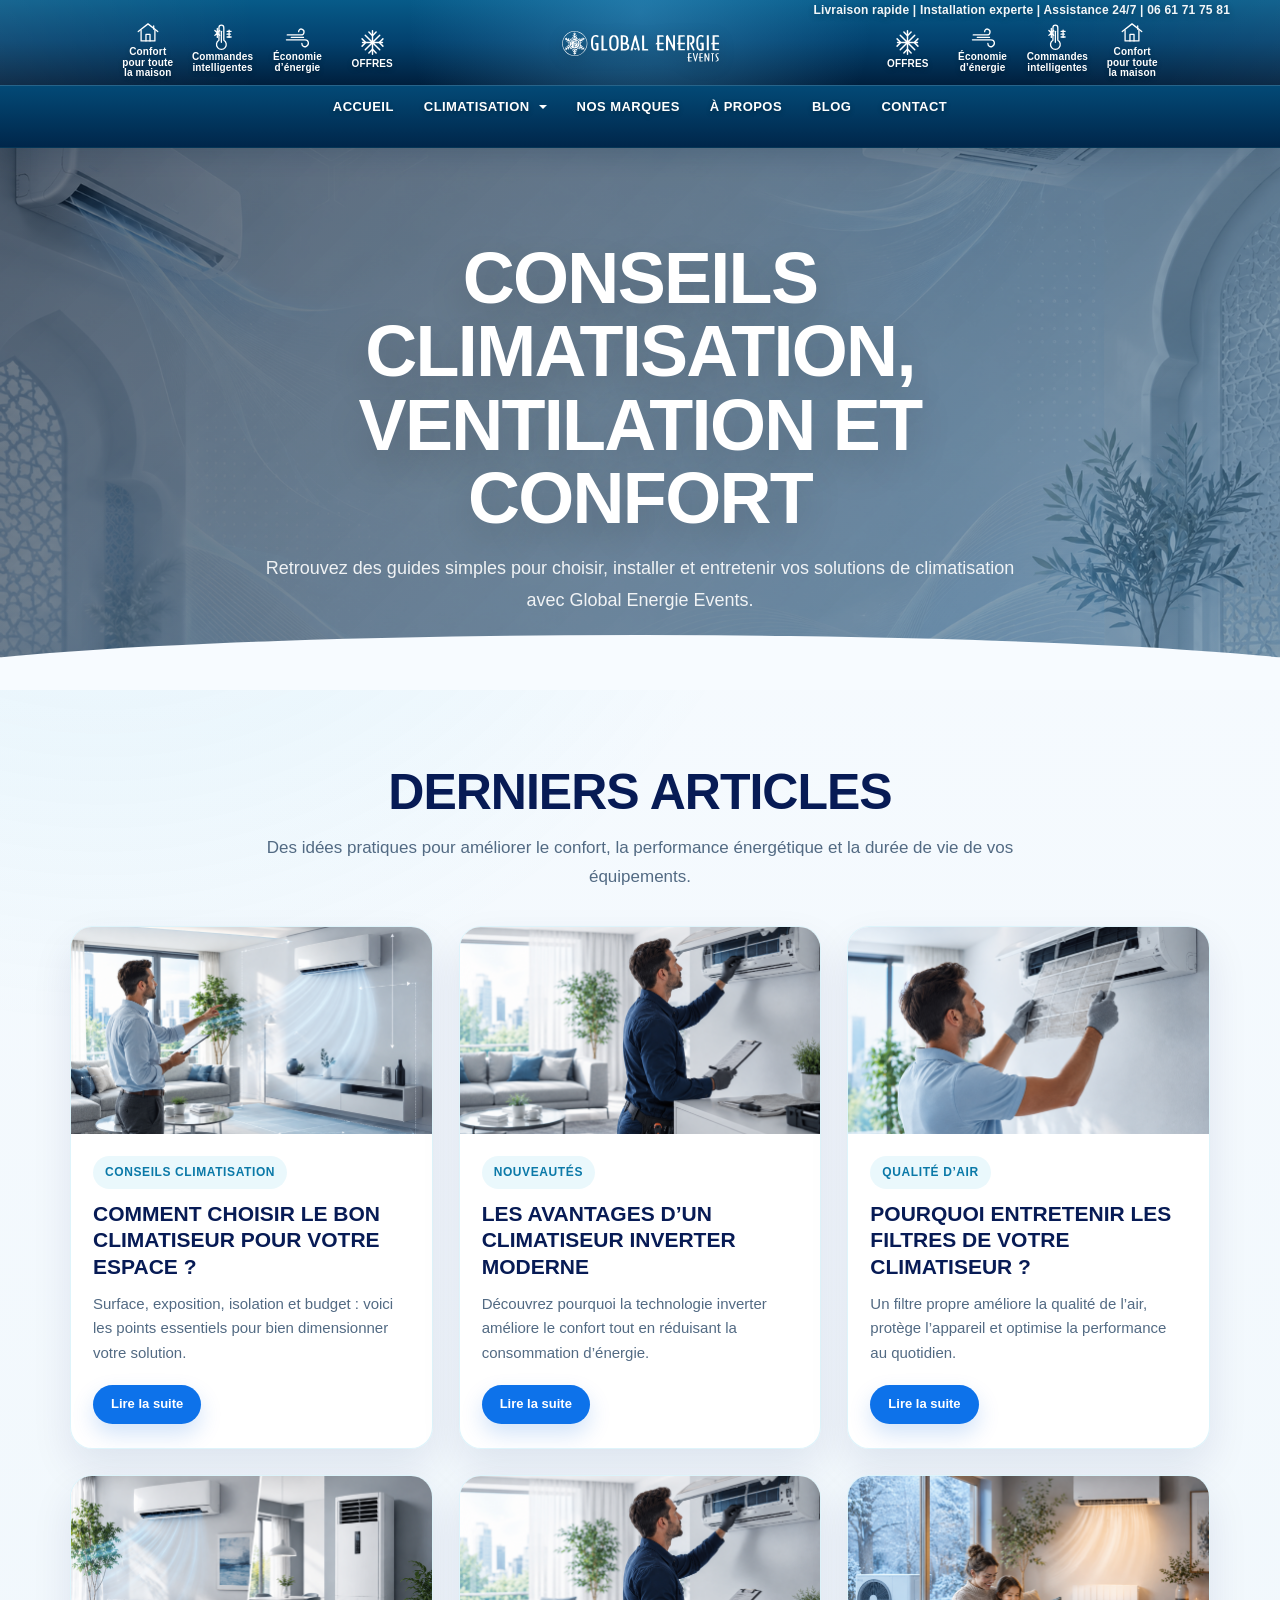
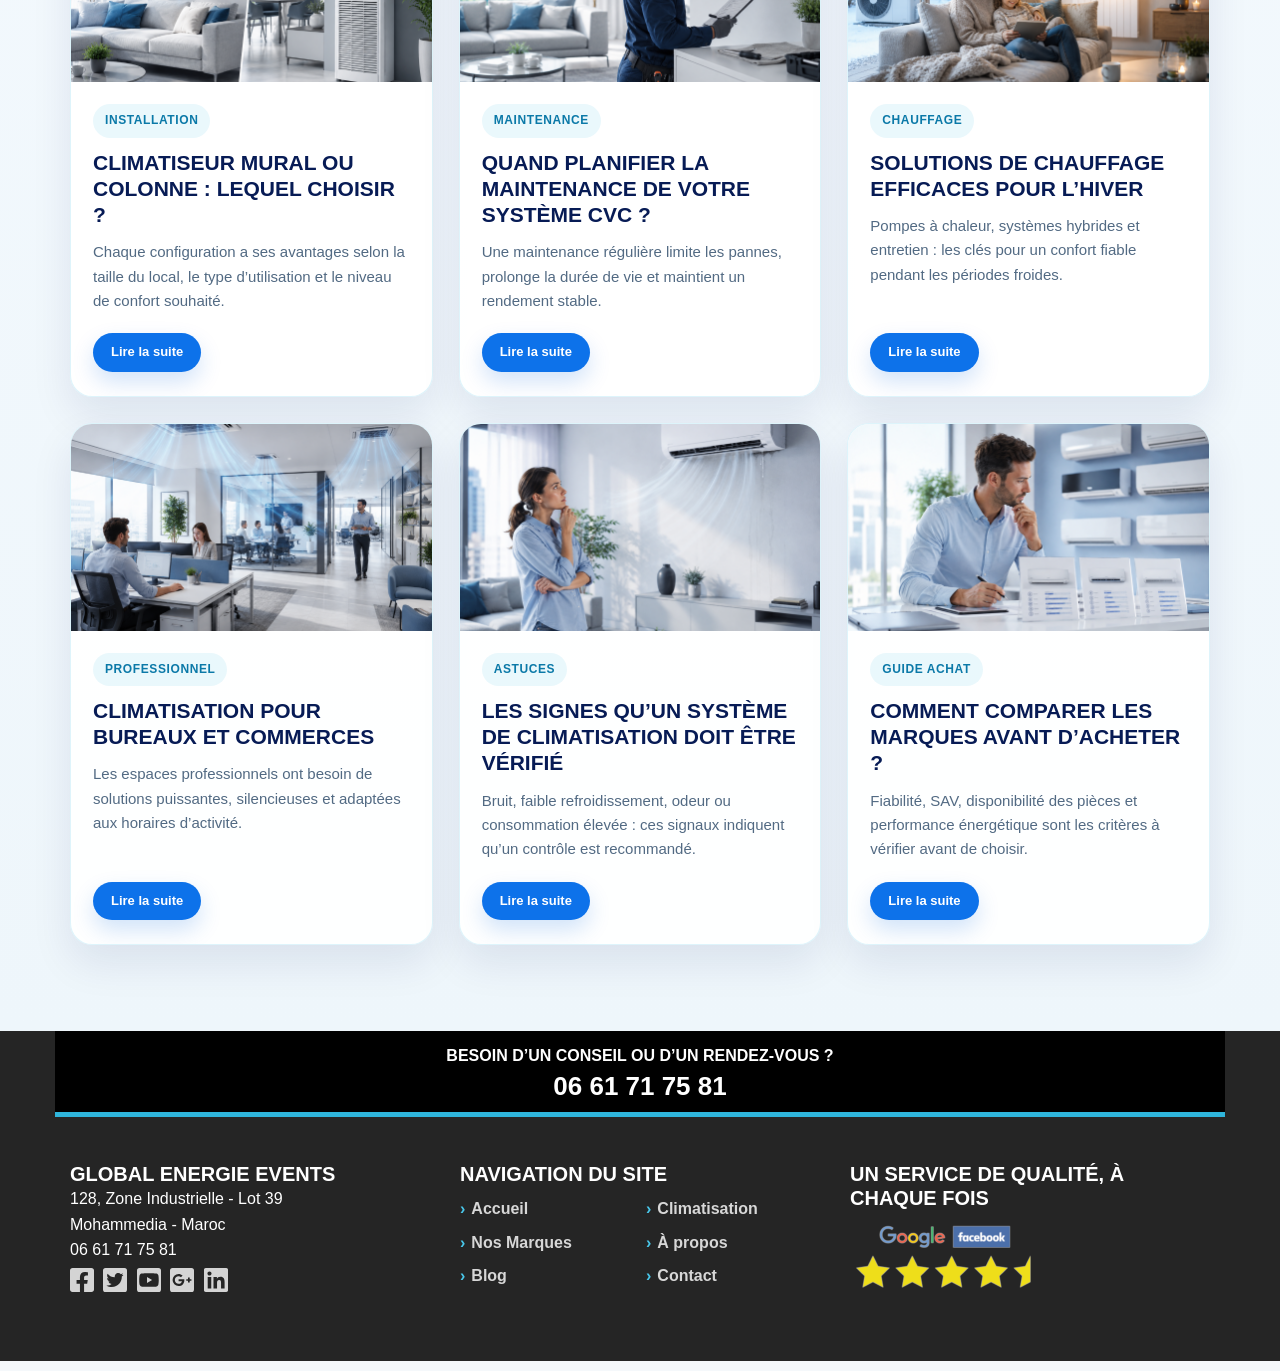
<file: blog.html>
<!DOCTYPE html>

<html lang="fr">
<head><meta content="text/html; charset=utf-8" http-equiv="Content-Type"/>
<title itemprop="name">Global Energie Events - Climatisation, ventilation et chauffage au Maroc</title>
<meta content="IE=edge,chrome=1" http-equiv="X-UA-Compatible"/>
<meta content="width=device-width, initial-scale=1.0" name="viewport"/>
<meta content="Global Energie Events" name="author"/>
<meta content="#f2f2f2" name="msapplication-TileColor"/>
<meta content="#" name="msapplication-config"/>
<meta content="#f2f2f2" name="theme-color"/>
<meta content="telephone=yes" name="format-detection"/>
<link href="./assets/css" rel="stylesheet"/>
<!-- Snap Pixel Code -->
<!-- End Snap Pixel Code -->
<title>Blog - Global Energie Events</title>
<!-- Scheduling -->
<meta content="index, follow, max-image-preview:large, max-snippet:-1, max-video-preview:-1" name="robots"/>
<!-- This site is optimized with the Yoast SEO plugin v27.7 - # -->
<meta content="Service de climatisation, ventilation, chauffage, installation et maintenance au Maroc." name="description"/>
<meta content="fr_FR" property="og:locale"/>
<meta content="website" property="og:type"/>
<meta content="Global Energie Events - Climatisation, ventilation et chauffage au Maroc" property="og:title"/>
<meta content="Service de climatisation, ventilation, chauffage, installation et maintenance au Maroc." property="og:description"/>
<meta content="#" property="og:url"/>
<meta content="Global Energie Events" property="og:site_name"/>
<meta content="2026-04-07T20:28:23+00:00" property="article:modified_time"/>
<meta content="summary_large_image" name="twitter:card"/>
<!-- / Yoast SEO plugin. -->
<style id="wp-img-auto-sizes-contain-inline-css" type="text/css">
img:is([sizes=auto i],[sizes^="auto," i]){contain-intrinsic-size:3000px 1500px}
/*# sourceURL=wp-img-auto-sizes-contain-inline-css */
</style>
<style id="wp-block-library-inline-css" type="text/css">
:root{--wp-block-synced-color:#7a00df;--wp-block-synced-color--rgb:122,0,223;--wp-bound-block-color:var(--wp-block-synced-color);--wp-editor-canvas-background:#ddd;--wp-admin-theme-color:#007cba;--wp-admin-theme-color--rgb:0,124,186;--wp-admin-theme-color-darker-10:#006ba1;--wp-admin-theme-color-darker-10--rgb:0,107,160.5;--wp-admin-theme-color-darker-20:#005a87;--wp-admin-theme-color-darker-20--rgb:0,90,135;--wp-admin-border-width-focus:2px}@media (min-resolution:192dpi){:root{--wp-admin-border-width-focus:1.5px}}.wp-element-button{cursor:pointer}:root .has-very-light-gray-background-color{background-color:#eee}:root .has-very-dark-gray-background-color{background-color:#313131}:root .has-very-light-gray-color{color:#eee}:root .has-very-dark-gray-color{color:#313131}:root .has-vivid-green-cyan-to-vivid-cyan-blue-gradient-background{background:linear-gradient(135deg,#00d084,#0693e3)}:root .has-purple-crush-gradient-background{background:linear-gradient(135deg,#34e2e4,#4721fb 50%,#ab1dfe)}:root .has-hazy-dawn-gradient-background{background:linear-gradient(135deg,#faaca8,#dad0ec)}:root .has-subdued-olive-gradient-background{background:linear-gradient(135deg,#fafae1,#67a671)}:root .has-atomic-cream-gradient-background{background:linear-gradient(135deg,#fdd79a,#004a59)}:root .has-nightshade-gradient-background{background:linear-gradient(135deg,#330968,#31cdcf)}:root .has-midnight-gradient-background{background:linear-gradient(135deg,#020381,#2874fc)}:root{--wp--preset--font-size--normal:16px;--wp--preset--font-size--huge:42px}.has-regular-font-size{font-size:1em}.has-larger-font-size{font-size:2.625em}.has-normal-font-size{font-size:var(--wp--preset--font-size--normal)}.has-huge-font-size{font-size:var(--wp--preset--font-size--huge)}.has-text-align-center{text-align:center}.has-text-align-left{text-align:left}.has-text-align-right{text-align:right}.has-fit-text{white-space:nowrap!important}#end-resizable-editor-section{display:none}.aligncenter{clear:both}.items-justified-left{justify-content:flex-start}.items-justified-center{justify-content:center}.items-justified-right{justify-content:flex-end}.items-justified-space-between{justify-content:space-between}.screen-reader-text{border:0;clip-path:inset(50%);height:1px;margin:-1px;overflow:hidden;padding:0;position:absolute;width:1px;word-wrap:normal!important}.screen-reader-text:focus{background-color:#ddd;clip-path:none;color:#444;display:block;font-size:1em;height:auto;left:5px;line-height:normal;padding:15px 23px 14px;text-decoration:none;top:5px;width:auto;z-index:100000}html :where(.has-border-color){border-style:solid}html :where([style*=border-top-color]){border-top-style:solid}html :where([style*=border-right-color]){border-right-style:solid}html :where([style*=border-bottom-color]){border-bottom-style:solid}html :where([style*=border-left-color]){border-left-style:solid}html :where([style*=border-width]){border-style:solid}html :where([style*=border-top-width]){border-top-style:solid}html :where([style*=border-right-width]){border-right-style:solid}html :where([style*=border-bottom-width]){border-bottom-style:solid}html :where([style*=border-left-width]){border-left-style:solid}html :where(img[class*=wp-image-]){height:auto;max-width:100%}:where(figure){margin:0 0 1em}html :where(.is-position-sticky){--wp-admin--admin-bar--position-offset:var(--wp-admin--admin-bar--height,0px)}@media screen and (max-width:600px){html :where(.is-position-sticky){--wp-admin--admin-bar--position-offset:0px}}

/*# sourceURL=wp-block-library-inline-css */
</style>
<style id="wp-block-button-inline-css" type="text/css">
.wp-block-button__link{align-content:center;box-sizing:border-box;cursor:pointer;display:inline-block;height:100%;text-align:center;word-break:break-word}.wp-block-button__link.aligncenter{text-align:center}.wp-block-button__link.alignright{text-align:right}:where(.wp-block-button__link){border-radius:9999px;box-shadow:none;padding:calc(.667em + 2px) calc(1.333em + 2px);text-decoration:none}.wp-block-button[style*=text-decoration] .wp-block-button__link{text-decoration:inherit}.wp-block-buttons>.wp-block-button.has-custom-width{max-width:none}.wp-block-buttons>.wp-block-button.has-custom-width .wp-block-button__link{width:100%}.wp-block-buttons>.wp-block-button.has-custom-font-size .wp-block-button__link{font-size:inherit}.wp-block-buttons>.wp-block-button.wp-block-button__width-25{width:calc(25% - var(--wp--style--block-gap, .5em)*.75)}.wp-block-buttons>.wp-block-button.wp-block-button__width-50{width:calc(50% - var(--wp--style--block-gap, .5em)*.5)}.wp-block-buttons>.wp-block-button.wp-block-button__width-75{width:calc(75% - var(--wp--style--block-gap, .5em)*.25)}.wp-block-buttons>.wp-block-button.wp-block-button__width-100{flex-basis:100%;width:100%}.wp-block-buttons.is-vertical>.wp-block-button.wp-block-button__width-25{width:25%}.wp-block-buttons.is-vertical>.wp-block-button.wp-block-button__width-50{width:50%}.wp-block-buttons.is-vertical>.wp-block-button.wp-block-button__width-75{width:75%}.wp-block-button.is-style-squared,.wp-block-button__link.wp-block-button.is-style-squared{border-radius:0}.wp-block-button.no-border-radius,.wp-block-button__link.no-border-radius{border-radius:0!important}:root :where(.wp-block-button .wp-block-button__link.is-style-outline),:root :where(.wp-block-button.is-style-outline>.wp-block-button__link){border:2px solid;padding:.667em 1.333em}:root :where(.wp-block-button .wp-block-button__link.is-style-outline:not(.has-text-color)),:root :where(.wp-block-button.is-style-outline>.wp-block-button__link:not(.has-text-color)){color:currentColor}:root :where(.wp-block-button .wp-block-button__link.is-style-outline:not(.has-background)),:root :where(.wp-block-button.is-style-outline>.wp-block-button__link:not(.has-background)){background-color:initial;background-image:none}
/*# sourceURL=# */
</style>
<style id="wp-block-heading-inline-css" type="text/css">
h1:where(.wp-block-heading).has-background,h2:where(.wp-block-heading).has-background,h3:where(.wp-block-heading).has-background,h4:where(.wp-block-heading).has-background,h5:where(.wp-block-heading).has-background,h6:where(.wp-block-heading).has-background{padding:1.25em 2.375em}h1.has-text-align-left[style*=writing-mode]:where([style*=vertical-lr]),h1.has-text-align-right[style*=writing-mode]:where([style*=vertical-rl]),h2.has-text-align-left[style*=writing-mode]:where([style*=vertical-lr]),h2.has-text-align-right[style*=writing-mode]:where([style*=vertical-rl]),h3.has-text-align-left[style*=writing-mode]:where([style*=vertical-lr]),h3.has-text-align-right[style*=writing-mode]:where([style*=vertical-rl]),h4.has-text-align-left[style*=writing-mode]:where([style*=vertical-lr]),h4.has-text-align-right[style*=writing-mode]:where([style*=vertical-rl]),h5.has-text-align-left[style*=writing-mode]:where([style*=vertical-lr]),h5.has-text-align-right[style*=writing-mode]:where([style*=vertical-rl]),h6.has-text-align-left[style*=writing-mode]:where([style*=vertical-lr]),h6.has-text-align-right[style*=writing-mode]:where([style*=vertical-rl]){rotate:180deg}
/*# sourceURL=# */
</style>
<style id="wp-block-list-inline-css" type="text/css">
ol,ul{box-sizing:border-box}:root :where(.wp-block-list.has-background){padding:1.25em 2.375em}
/*# sourceURL=# */
</style>
<style id="wp-block-columns-inline-css" type="text/css">
.wp-block-columns{box-sizing:border-box;display:flex;flex-wrap:wrap!important}@media (min-width:782px){.wp-block-columns{flex-wrap:nowrap!important}}.wp-block-columns{align-items:normal!important}.wp-block-columns.are-vertically-aligned-top{align-items:flex-start}.wp-block-columns.are-vertically-aligned-center{align-items:center}.wp-block-columns.are-vertically-aligned-bottom{align-items:flex-end}@media (max-width:781px){.wp-block-columns:not(.is-not-stacked-on-mobile)>.wp-block-column{flex-basis:100%!important}}@media (min-width:782px){.wp-block-columns:not(.is-not-stacked-on-mobile)>.wp-block-column{flex-basis:0;flex-grow:1}.wp-block-columns:not(.is-not-stacked-on-mobile)>.wp-block-column[style*=flex-basis]{flex-grow:0}}.wp-block-columns.is-not-stacked-on-mobile{flex-wrap:nowrap!important}.wp-block-columns.is-not-stacked-on-mobile>.wp-block-column{flex-basis:0;flex-grow:1}.wp-block-columns.is-not-stacked-on-mobile>.wp-block-column[style*=flex-basis]{flex-grow:0}:where(.wp-block-columns){margin-bottom:1.75em}:where(.wp-block-columns.has-background){padding:1.25em 2.375em}.wp-block-column{flex-grow:1;min-width:0;overflow-wrap:break-word;word-break:break-word}.wp-block-column.is-vertically-aligned-top{align-self:flex-start}.wp-block-column.is-vertically-aligned-center{align-self:center}.wp-block-column.is-vertically-aligned-bottom{align-self:flex-end}.wp-block-column.is-vertically-aligned-stretch{align-self:stretch}.wp-block-column.is-vertically-aligned-bottom,.wp-block-column.is-vertically-aligned-center,.wp-block-column.is-vertically-aligned-top{width:100%}
/*# sourceURL=# */
</style>
<style id="wp-block-paragraph-inline-css" type="text/css">
.is-small-text{font-size:.875em}.is-regular-text{font-size:1em}.is-large-text{font-size:2.25em}.is-larger-text{font-size:3em}.has-drop-cap:not(:focus):first-letter{float:left;font-size:8.4em;font-style:normal;font-weight:100;line-height:.68;margin:.05em .1em 0 0;text-transform:uppercase}body.rtl .has-drop-cap:not(:focus):first-letter{float:none;margin-left:.1em}p.has-drop-cap.has-background{overflow:hidden}:root :where(p.has-background){padding:1.25em 2.375em}:where(p.has-text-color:not(.has-link-color)) a{color:inherit}p.has-text-align-left[style*="writing-mode:vertical-lr"],p.has-text-align-right[style*="writing-mode:vertical-rl"]{rotate:180deg}
/*# sourceURL=# */
</style>
<style id="wp-block-spacer-inline-css" type="text/css">
.wp-block-spacer{clear:both}
/*# sourceURL=# */
</style>
<style id="classic-theme-styles-inline-css" type="text/css">
/*! This file is auto-generated */
.wp-block-button__link{color:#fff;background-color:#32373c;border-radius:9999px;box-shadow:none;text-decoration:none;padding:calc(.667em + 2px) calc(1.333em + 2px);font-size:1.125em}.wp-block-file__button{background:#32373c;color:#fff;text-decoration:none}
/*# sourceURL=/wp-includes/css/classic-themes.min.css */
</style>
<style id="global-styles-inline-css" type="text/css">
:root{--wp--preset--aspect-ratio--square: 1;--wp--preset--aspect-ratio--4-3: 4/3;--wp--preset--aspect-ratio--3-4: 3/4;--wp--preset--aspect-ratio--3-2: 3/2;--wp--preset--aspect-ratio--2-3: 2/3;--wp--preset--aspect-ratio--16-9: 16/9;--wp--preset--aspect-ratio--9-16: 9/16;--wp--preset--color--black: #000000;--wp--preset--color--cyan-bluish-gray: #abb8c3;--wp--preset--color--white: #ffffff;--wp--preset--color--pale-pink: #f78da7;--wp--preset--color--vivid-red: #cf2e2e;--wp--preset--color--luminous-vivid-orange: #ff6900;--wp--preset--color--luminous-vivid-amber: #fcb900;--wp--preset--color--light-green-cyan: #7bdcb5;--wp--preset--color--vivid-green-cyan: #00d084;--wp--preset--color--pale-cyan-blue: #8ed1fc;--wp--preset--color--vivid-cyan-blue: #0693e3;--wp--preset--color--vivid-purple: #9b51e0;--wp--preset--gradient--vivid-cyan-blue-to-vivid-purple: linear-gradient(135deg,rgb(6,147,227) 0%,rgb(155,81,224) 100%);--wp--preset--gradient--light-green-cyan-to-vivid-green-cyan: linear-gradient(135deg,rgb(122,220,180) 0%,rgb(0,208,130) 100%);--wp--preset--gradient--luminous-vivid-amber-to-luminous-vivid-orange: linear-gradient(135deg,rgb(252,185,0) 0%,rgb(255,105,0) 100%);--wp--preset--gradient--luminous-vivid-orange-to-vivid-red: linear-gradient(135deg,rgb(255,105,0) 0%,rgb(207,46,46) 100%);--wp--preset--gradient--very-light-gray-to-cyan-bluish-gray: linear-gradient(135deg,rgb(238,238,238) 0%,rgb(169,184,195) 100%);--wp--preset--gradient--cool-to-warm-spectrum: linear-gradient(135deg,rgb(74,234,220) 0%,rgb(151,120,209) 20%,rgb(207,42,186) 40%,rgb(238,44,130) 60%,rgb(251,105,98) 80%,rgb(254,248,76) 100%);--wp--preset--gradient--blush-light-purple: linear-gradient(135deg,rgb(255,206,236) 0%,rgb(152,150,240) 100%);--wp--preset--gradient--blush-bordeaux: linear-gradient(135deg,rgb(254,205,165) 0%,rgb(254,45,45) 50%,rgb(107,0,62) 100%);--wp--preset--gradient--luminous-dusk: linear-gradient(135deg,rgb(255,203,112) 0%,rgb(199,81,192) 50%,rgb(65,88,208) 100%);--wp--preset--gradient--pale-ocean: linear-gradient(135deg,rgb(255,245,203) 0%,rgb(182,227,212) 50%,rgb(51,167,181) 100%);--wp--preset--gradient--electric-grass: linear-gradient(135deg,rgb(202,248,128) 0%,rgb(113,206,126) 100%);--wp--preset--gradient--midnight: linear-gradient(135deg,rgb(2,3,129) 0%,rgb(40,116,252) 100%);--wp--preset--font-size--small: 13px;--wp--preset--font-size--medium: 20px;--wp--preset--font-size--large: 36px;--wp--preset--font-size--x-large: 42px;--wp--preset--spacing--20: 0.44rem;--wp--preset--spacing--30: 0.67rem;--wp--preset--spacing--40: 1rem;--wp--preset--spacing--50: 1.5rem;--wp--preset--spacing--60: 2.25rem;--wp--preset--spacing--70: 3.38rem;--wp--preset--spacing--80: 5.06rem;--wp--preset--shadow--natural: 6px 6px 9px rgba(0, 0, 0, 0.2);--wp--preset--shadow--deep: 12px 12px 50px rgba(0, 0, 0, 0.4);--wp--preset--shadow--sharp: 6px 6px 0px rgba(0, 0, 0, 0.2);--wp--preset--shadow--outlined: 6px 6px 0px -3px rgb(255, 255, 255), 6px 6px rgb(0, 0, 0);--wp--preset--shadow--crisp: 6px 6px 0px rgb(0, 0, 0);}:where(.is-layout-flex){gap: 0.5em;}:where(.is-layout-grid){gap: 0.5em;}body .is-layout-flex{display: flex;}.is-layout-flex{flex-wrap: wrap;align-items: center;}.is-layout-flex > :is(*, div){margin: 0;}body .is-layout-grid{display: grid;}.is-layout-grid > :is(*, div){margin: 0;}:where(.wp-block-columns.is-layout-flex){gap: 2em;}:where(.wp-block-columns.is-layout-grid){gap: 2em;}:where(.wp-block-post-template.is-layout-flex){gap: 1.25em;}:where(.wp-block-post-template.is-layout-grid){gap: 1.25em;}.has-black-color{color: var(--wp--preset--color--black) !important;}.has-cyan-bluish-gray-color{color: var(--wp--preset--color--cyan-bluish-gray) !important;}.has-white-color{color: var(--wp--preset--color--white) !important;}.has-pale-pink-color{color: var(--wp--preset--color--pale-pink) !important;}.has-vivid-red-color{color: var(--wp--preset--color--vivid-red) !important;}.has-luminous-vivid-orange-color{color: var(--wp--preset--color--luminous-vivid-orange) !important;}.has-luminous-vivid-amber-color{color: var(--wp--preset--color--luminous-vivid-amber) !important;}.has-light-green-cyan-color{color: var(--wp--preset--color--light-green-cyan) !important;}.has-vivid-green-cyan-color{color: var(--wp--preset--color--vivid-green-cyan) !important;}.has-pale-cyan-blue-color{color: var(--wp--preset--color--pale-cyan-blue) !important;}.has-vivid-cyan-blue-color{color: var(--wp--preset--color--vivid-cyan-blue) !important;}.has-vivid-purple-color{color: var(--wp--preset--color--vivid-purple) !important;}.has-black-background-color{background-color: var(--wp--preset--color--black) !important;}.has-cyan-bluish-gray-background-color{background-color: var(--wp--preset--color--cyan-bluish-gray) !important;}.has-white-background-color{background-color: var(--wp--preset--color--white) !important;}.has-pale-pink-background-color{background-color: var(--wp--preset--color--pale-pink) !important;}.has-vivid-red-background-color{background-color: var(--wp--preset--color--vivid-red) !important;}.has-luminous-vivid-orange-background-color{background-color: var(--wp--preset--color--luminous-vivid-orange) !important;}.has-luminous-vivid-amber-background-color{background-color: var(--wp--preset--color--luminous-vivid-amber) !important;}.has-light-green-cyan-background-color{background-color: var(--wp--preset--color--light-green-cyan) !important;}.has-vivid-green-cyan-background-color{background-color: var(--wp--preset--color--vivid-green-cyan) !important;}.has-pale-cyan-blue-background-color{background-color: var(--wp--preset--color--pale-cyan-blue) !important;}.has-vivid-cyan-blue-background-color{background-color: var(--wp--preset--color--vivid-cyan-blue) !important;}.has-vivid-purple-background-color{background-color: var(--wp--preset--color--vivid-purple) !important;}.has-black-border-color{border-color: var(--wp--preset--color--black) !important;}.has-cyan-bluish-gray-border-color{border-color: var(--wp--preset--color--cyan-bluish-gray) !important;}.has-white-border-color{border-color: var(--wp--preset--color--white) !important;}.has-pale-pink-border-color{border-color: var(--wp--preset--color--pale-pink) !important;}.has-vivid-red-border-color{border-color: var(--wp--preset--color--vivid-red) !important;}.has-luminous-vivid-orange-border-color{border-color: var(--wp--preset--color--luminous-vivid-orange) !important;}.has-luminous-vivid-amber-border-color{border-color: var(--wp--preset--color--luminous-vivid-amber) !important;}.has-light-green-cyan-border-color{border-color: var(--wp--preset--color--light-green-cyan) !important;}.has-vivid-green-cyan-border-color{border-color: var(--wp--preset--color--vivid-green-cyan) !important;}.has-pale-cyan-blue-border-color{border-color: var(--wp--preset--color--pale-cyan-blue) !important;}.has-vivid-cyan-blue-border-color{border-color: var(--wp--preset--color--vivid-cyan-blue) !important;}.has-vivid-purple-border-color{border-color: var(--wp--preset--color--vivid-purple) !important;}.has-vivid-cyan-blue-to-vivid-purple-gradient-background{background: var(--wp--preset--gradient--vivid-cyan-blue-to-vivid-purple) !important;}.has-light-green-cyan-to-vivid-green-cyan-gradient-background{background: var(--wp--preset--gradient--light-green-cyan-to-vivid-green-cyan) !important;}.has-luminous-vivid-amber-to-luminous-vivid-orange-gradient-background{background: var(--wp--preset--gradient--luminous-vivid-amber-to-luminous-vivid-orange) !important;}.has-luminous-vivid-orange-to-vivid-red-gradient-background{background: var(--wp--preset--gradient--luminous-vivid-orange-to-vivid-red) !important;}.has-very-light-gray-to-cyan-bluish-gray-gradient-background{background: var(--wp--preset--gradient--very-light-gray-to-cyan-bluish-gray) !important;}.has-cool-to-warm-spectrum-gradient-background{background: var(--wp--preset--gradient--cool-to-warm-spectrum) !important;}.has-blush-light-purple-gradient-background{background: var(--wp--preset--gradient--blush-light-purple) !important;}.has-blush-bordeaux-gradient-background{background: var(--wp--preset--gradient--blush-bordeaux) !important;}.has-luminous-dusk-gradient-background{background: var(--wp--preset--gradient--luminous-dusk) !important;}.has-pale-ocean-gradient-background{background: var(--wp--preset--gradient--pale-ocean) !important;}.has-electric-grass-gradient-background{background: var(--wp--preset--gradient--electric-grass) !important;}.has-midnight-gradient-background{background: var(--wp--preset--gradient--midnight) !important;}.has-small-font-size{font-size: var(--wp--preset--font-size--small) !important;}.has-medium-font-size{font-size: var(--wp--preset--font-size--medium) !important;}.has-large-font-size{font-size: var(--wp--preset--font-size--large) !important;}.has-x-large-font-size{font-size: var(--wp--preset--font-size--x-large) !important;}
:where(.wp-block-columns.is-layout-flex){gap: 2em;}:where(.wp-block-columns.is-layout-grid){gap: 2em;}
/*# sourceURL=global-styles-inline-css */
</style>
<link href="./assets/bootstrap.min.css" id="bootstrap-css" media="all" rel="stylesheet"/>
<link href="./assets/style.css" id="my-style-css" media="all" rel="stylesheet"/>
<script id="jquery-core-js" src="./assets/jquery.min.js" type="text/javascript"></script>
<script async="async" defer="defer" src="./assets/jquery-migrate.min.js" type="text/javascript"></script>
<script id="bootstrap-js-js" src="./assets/bootstrap.min.js" type="text/javascript"></script>
<script id="matchheight-js-js" src="./assets/jquery.matchHeight.js" type="text/javascript"></script>
<script id="main-js-js" src="./assets/scripts.js" type="text/javascript"></script>
<script id="fitvids-js-js" src="./assets/jquery.fitvids.js" type="text/javascript"></script>
<meta content="eyJyIjoiMTowITc6MCEzMDowIiwibyI6Imh0dHBzOlwvXC9yZWRkaWh2YWMuY29tP3RpLW9ubGluZS11c2Vycy1nb29nbGU9MSZhbXA7cD0lMkYmYW1wO193cG5vbmNlPTUyNDliYmJhOWEifQ==" name="ti-site-data"/><style id="core-block-supports-inline-css" type="text/css">
.wp-container-core-columns-is-layout-9d6595d7{flex-wrap:nowrap;}
/*# sourceURL=core-block-supports-inline-css */
</style>
<style id="fit-vids-style">.fluid-width-video-wrapper{width:100%;position:relative;padding:0;}.fluid-width-video-wrapper iframe,.fluid-width-video-wrapper object,.fluid-width-video-wrapper embed {position:absolute;top:0;left:0;width:100%;height:100%;}</style><link href="./assets/css(1)" media="screen" rel="stylesheet" type="text/css"/><style>.offline-form-note{font-size:14px;line-height:1.4;padding:10px 12px;margin:0 0 12px;border:1px solid #ddd;border-radius:6px;background:#fafafa}.offline-success-message{margin-top:12px;padding:10px 12px;border:1px solid #9bc59b;border-radius:6px;background:#f3fff3;font-weight:600}.offline-link{cursor:default}</style>
<link href="./assets/offline-fix.css" rel="stylesheet"/>
<link href="./assets/ice-blue-theme.css" rel="stylesheet"/>
<link href="./assets/offline-final.css" rel="stylesheet"/>
<link href="./assets/blog-page.css" rel="stylesheet"/>
</head>
<body class="blog-page">
<header class="main ge-header">
<div class="ge-header__bar">
<div class="ge-header__service-line">Livraison rapide | Installation experte | Assistance 24/7 | 06 61 71 75 81</div>
<div class="ge-header__inner">
<div aria-label="Avantages du service" class="ge-features ge-features--left">
<div class="ge-feature">
<svg aria-hidden="true" viewbox="0 0 64 64"><path d="M8 31 32 12l24 19"></path><path d="M15 28v26h34V28"></path><path d="M27 54V38h10v16"></path><path d="M46 17v8"></path></svg>
<span>Confort<br/>pour toute la maison</span>
</div>
<div class="ge-feature">
<svg aria-hidden="true" viewbox="0 0 64 64"><path d="M34 9v31a12 12 0 1 1-12 0V9a6 6 0 0 1 12 0Z"></path><path d="M28 45V18"></path><path d="M47 15v18"></path><path d="M42 18h10M42 25h8M42 32h10"></path><path d="M12 16l12 12M24 16L12 28M18 11v22"></path></svg>
<span>Commandes<br/>intelligentes</span>
</div>
<div class="ge-feature">
<svg aria-hidden="true" viewbox="0 0 64 64"><path d="M8 27h34c8 0 10-11 3-14-5-2-9 1-9 6"></path><path d="M6 39h46c9 0 11 12 3 16-6 3-11-1-11-7"></path><path d="M18 33h30"></path></svg>
<span>Économie<br/>d’énergie</span>
</div>
<div class="ge-feature ge-feature--special">
<svg aria-hidden="true" viewbox="0 0 64 64"><path d="M32 6v52M10 32h44M16 16l32 32M48 16 16 48"></path><path d="m24 9 8 8 8-8M24 55l8-8 8 8M9 24l8 8-8 8M55 24l-8 8 8 8"></path></svg>
<span>Offres</span>
</div>
</div>
<a aria-label="Accueil Global Energie Events" class="ge-brand offline-link" href="index.html">
<img alt="Logo Global Energie Events" src="./assets/logo.svg"/>
</a>
<div aria-label="Avantages du service" class="ge-features ge-features--right">
<div class="ge-feature ge-feature--special">
<svg aria-hidden="true" viewbox="0 0 64 64"><path d="M32 6v52M10 32h44M16 16l32 32M48 16 16 48"></path><path d="m24 9 8 8 8-8M24 55l8-8 8 8M9 24l8 8-8 8M55 24l-8 8 8 8"></path></svg>
<span>Offres</span>
</div>
<div class="ge-feature">
<svg aria-hidden="true" viewbox="0 0 64 64"><path d="M8 27h34c8 0 10-11 3-14-5-2-9 1-9 6"></path><path d="M6 39h46c9 0 11 12 3 16-6 3-11-1-11-7"></path><path d="M18 33h30"></path></svg>
<span>Économie<br/>d’énergie</span>
</div>
<div class="ge-feature">
<svg aria-hidden="true" viewbox="0 0 64 64"><path d="M34 9v31a12 12 0 1 1-12 0V9a6 6 0 0 1 12 0Z"></path><path d="M28 45V18"></path><path d="M47 15v18"></path><path d="M42 18h10M42 25h8M42 32h10"></path><path d="M12 16l12 12M24 16L12 28M18 11v22"></path></svg>
<span>Commandes<br/>intelligentes</span>
</div>
<div class="ge-feature">
<svg aria-hidden="true" viewbox="0 0 64 64"><path d="M8 31 32 12l24 19"></path><path d="M15 28v26h34V28"></path><path d="M27 54V38h10v16"></path><path d="M46 17v8"></path></svg>
<span>Confort<br/>pour toute la maison</span>
</div>
</div>
</div>
</div>
<nav class="navbar navbar-default ge-nav" role="navigation">
<div class="container">
<div class="navbar-header">
<button aria-expanded="false" class="navbar-toggle collapsed" data-target="#bs-example-navbar-collapse-1" data-toggle="collapse" type="button">
<span class="sr-only">Ouvrir la navigation</span>
<span class="icon-bar"></span>
<span class="icon-bar"></span>
<span class="icon-bar"></span>
</button>
</div>
<div class="collapse navbar-collapse" id="bs-example-navbar-collapse-1"><ul class="nav navbar-nav" id="menu-main-navigation">
<li class="menu-item menu-item-type-custom menu-item-object-custom menu-item-1" id="menu-item-custom-1" itemscope="itemscope" itemtype="#"><a class="offline-link" href="index.html" title="Accueil">Accueil</a></li>
<li class="menu-item menu-item-type-custom menu-item-object-custom menu-item-2 dropdown" id="menu-item-custom-2" itemscope="itemscope" itemtype="#">
<a aria-expanded="false" aria-haspopup="true" class="dropdown-toggle" data-toggle="dropdown" href="#" role="button" title="Climatisation">Climatisation <span class="caret"></span></a>
<ul class="dropdown-menu climatisation-submenu" role="menu">

<li><a href="products.html" title="Produits">Produits</a></li>
<li class=""><a href="index.html#installation" title="Installation">Installation</a></li>
</ul>
</li>
<li class="menu-item menu-item-type-custom menu-item-object-custom menu-item-4" id="menu-item-custom-4" itemscope="itemscope" itemtype="#"><a class="offline-link" href="Nos Marques.html" title="Nos Marques">Nos Marques</a></li>

<li class="menu-item menu-item-type-custom menu-item-object-custom menu-item-5" id="menu-item-custom-5" itemscope="itemscope" itemtype="#"><a class="offline-link" href="apropos.html" title="À propos">À propos</a></li>
<li class="menu-item menu-item-type-custom menu-item-object-custom menu-item-6 active" id="menu-item-custom-6" itemscope="itemscope" itemtype="#"><a class="offline-link" href="blog.html" title="Blog">Blog</a></li>
<li class="menu-item menu-item-type-custom menu-item-object-custom menu-item-7" id="menu-item-custom-7" itemscope="itemscope" itemtype="#"><a class="offline-link" href="contact.html" title="Contact">Contact</a></li>
</ul></div>
</div>
</nav>
</header>
<main class="ge-blog-main">
<section aria-label="Blog Global Energie Events" class="ge-blog-hero">
<div class="container">
<h1>Conseils climatisation, ventilation et confort</h1>
<p>Retrouvez des guides simples pour choisir, installer et entretenir vos solutions de climatisation avec Global Energie Events.</p>
</div>
</section>
<section aria-label="Articles de blog" class="ge-blog-section">
<div class="container">
<div class="ge-blog-section__header">
<h2>Derniers articles</h2>
<p>Des idées pratiques pour améliorer le confort, la performance énergétique et la durée de vie de vos équipements.</p>
</div>
<div class="ge-blog-grid">
<article class="ge-blog-card">
<a aria-label="Comment choisir le bon climatiseur pour votre espace ?" class="ge-blog-card__image" href="articles.html?id=1">
<img alt="Comment choisir le bon climatiseur pour votre espace ?" loading="lazy" src="./assets/blog-article-1.png"/>
</a>
<div class="ge-blog-card__content">
<span class="ge-blog-card__category">Conseils climatisation</span>
<h2>Comment choisir le bon climatiseur pour votre espace ?</h2>
<p>Surface, exposition, isolation et budget : voici les points essentiels pour bien dimensionner votre solution.</p>
<a class="ge-blog-card__btn" href="articles.html?id=1">Lire la suite</a>
</div>
</article>
<article class="ge-blog-card">
<a aria-label="Les avantages d’un climatiseur inverter moderne" class="ge-blog-card__image" href="articles.html?id=2">
<img alt="Les avantages d’un climatiseur inverter moderne" loading="lazy" src="./assets/blog-article-2.png"/>
</a>
<div class="ge-blog-card__content">
<span class="ge-blog-card__category">Nouveautés</span>
<h2>Les avantages d’un climatiseur inverter moderne</h2>
<p>Découvrez pourquoi la technologie inverter améliore le confort tout en réduisant la consommation d’énergie.</p>
<a class="ge-blog-card__btn" href="articles.html?id=2">Lire la suite</a>
</div>
</article>
<article class="ge-blog-card">
<a aria-label="Pourquoi entretenir les filtres de votre climatiseur ?" class="ge-blog-card__image" href="articles.html?id=3">
<img alt="Pourquoi entretenir les filtres de votre climatiseur ?" loading="lazy" src="./assets/blog-article-3.png"/>
</a>
<div class="ge-blog-card__content">
<span class="ge-blog-card__category">Qualité d’air</span>
<h2>Pourquoi entretenir les filtres de votre climatiseur ?</h2>
<p>Un filtre propre améliore la qualité de l’air, protège l’appareil et optimise la performance au quotidien.</p>
<a class="ge-blog-card__btn" href="articles.html?id=3">Lire la suite</a>
</div>
</article>
<article class="ge-blog-card">
<a aria-label="Climatiseur mural ou colonne : lequel choisir ?" class="ge-blog-card__image" href="articles.html?id=4">
<img alt="Climatiseur mural ou colonne : lequel choisir ?" loading="lazy" src="./assets/blog-article-4.png"/>
</a>
<div class="ge-blog-card__content">
<span class="ge-blog-card__category">Installation</span>
<h2>Climatiseur mural ou colonne : lequel choisir ?</h2>
<p>Chaque configuration a ses avantages selon la taille du local, le type d’utilisation et le niveau de confort souhaité.</p>
<a class="ge-blog-card__btn" href="articles.html?id=4">Lire la suite</a>
</div>
</article>
<article class="ge-blog-card">
<a aria-label="Quand planifier la maintenance de votre système CVC ?" class="ge-blog-card__image" href="articles.html?id=5">
<img alt="Quand planifier la maintenance de votre système CVC ?" loading="lazy" src="./assets/blog-article-5.png"/>
</a>
<div class="ge-blog-card__content">
<span class="ge-blog-card__category">Maintenance</span>
<h2>Quand planifier la maintenance de votre système CVC ?</h2>
<p>Une maintenance régulière limite les pannes, prolonge la durée de vie et maintient un rendement stable.</p>
<a class="ge-blog-card__btn" href="articles.html?id=5">Lire la suite</a>
</div>
</article>
<article class="ge-blog-card">
<a aria-label="Solutions de chauffage efficaces pour l’hiver" class="ge-blog-card__image" href="articles.html?id=6">
<img alt="Solutions de chauffage efficaces pour l’hiver" loading="lazy" src="./assets/blog-article-6.png"/>
</a>
<div class="ge-blog-card__content">
<span class="ge-blog-card__category">Chauffage</span>
<h2>Solutions de chauffage efficaces pour l’hiver</h2>
<p>Pompes à chaleur, systèmes hybrides et entretien : les clés pour un confort fiable pendant les périodes froides.</p>
<a class="ge-blog-card__btn" href="articles.html?id=6">Lire la suite</a>
</div>
</article>
<article class="ge-blog-card">
<a aria-label="Climatisation pour bureaux et commerces" class="ge-blog-card__image" href="articles.html?id=7">
<img alt="Climatisation pour bureaux et commerces" loading="lazy" src="./assets/blog-article-7.png"/>
</a>
<div class="ge-blog-card__content">
<span class="ge-blog-card__category">Professionnel</span>
<h2>Climatisation pour bureaux et commerces</h2>
<p>Les espaces professionnels ont besoin de solutions puissantes, silencieuses et adaptées aux horaires d’activité.</p>
<a class="ge-blog-card__btn" href="articles.html?id=7">Lire la suite</a>
</div>
</article>
<article class="ge-blog-card">
<a aria-label="Les signes qu’un système de climatisation doit être vérifié" class="ge-blog-card__image" href="articles.html?id=8">
<img alt="Les signes qu’un système de climatisation doit être vérifié" loading="lazy" src="./assets/blog-article-8.png"/>
</a>
<div class="ge-blog-card__content">
<span class="ge-blog-card__category">Astuces</span>
<h2>Les signes qu’un système de climatisation doit être vérifié</h2>
<p>Bruit, faible refroidissement, odeur ou consommation élevée : ces signaux indiquent qu’un contrôle est recommandé.</p>
<a class="ge-blog-card__btn" href="articles.html?id=8">Lire la suite</a>
</div>
</article>
<article class="ge-blog-card">
<a aria-label="Comment comparer les marques avant d’acheter ?" class="ge-blog-card__image" href="articles.html?id=9">
<img alt="Comment comparer les marques avant d’acheter ?" loading="lazy" src="./assets/blog-article-9.png"/>
</a>
<div class="ge-blog-card__content">
<span class="ge-blog-card__category">Guide achat</span>
<h2>Comment comparer les marques avant d’acheter ?</h2>
<p>Fiabilité, SAV, disponibilité des pièces et performance énergétique sont les critères à vérifier avant de choisir.</p>
<a class="ge-blog-card__btn" href="articles.html?id=9">Lire la suite</a>
</div>
</article>
</div>
</div>
</section>
</main>
<footer>
<div class="container schedule-wrap">
<h5>Besoin d’un conseil ou d’un rendez-vous ?</h5>
<span class="phone">06 61 71 75 81</span>
</div>
<div class="container info-wrap">
<div class="row">
<div class="col-xs-12 col-sm-6 col-md-4 equal">
<h4>Global Energie Events</h4>
				128, Zone Industrielle - Lot 39<br/>
				Mohammedia - Maroc<br/>
<span class="phone">06 61 71 75 81</span>
<div class="social-wrap">
<a aria-label="Aimer Global Energie Events sur Facebook" class="offline-link" href="#" target="_blank">
<svg aria-hidden="true" class="icon" focusable="false" height="24" viewbox="0 0 24 24" width="24" xmlns="#">
<path d="M23.25.75c.48.48.75 1.14.75 1.82v18.86c0 .68-.27 1.34-.75 1.82s-1.14.75-1.82.75h-7.35v-8.16h3.09l.59-3.84h-3.68V9.51c0-1.05.51-2.07 2.17-2.07h1.68V4.17s-1.52-.26-2.97-.26c-3.04 0-5.02 1.84-5.02 5.17v2.93H6.56v3.84h3.38v8.16H2.57c-.68 0-1.34-.27-1.82-.75S0 22.12 0 21.44V2.57C0 1.89.27 1.23.75.75S1.89 0 2.57 0h18.86c.68 0 1.34.27 1.82.75Z" fill="#d4d4d4"></path>
</svg>
</a>
<a aria-label="Suivre Global Energie Events sur Twitter" class="offline-link" href="#" target="_blank">
<svg aria-hidden="true" class="icon" focusable="false" height="24" viewbox="0 0 24 24" width="24" xmlns="#">
<path d="M24 2.57v18.86A2.57 2.57 0 0 1 21.43 24H2.57A2.57 2.57 0 0 1 0 21.43V2.57A2.57 2.57 0 0 1 2.57 0h18.86A2.57 2.57 0 0 1 24 2.57Zm-3.43 4.11c-.63.27-1.32.47-2.02.55.73-.43 1.28-1.12 1.54-1.93-.68.4-1.44.7-2.23.85a3.477 3.477 0 0 0-2.57-1.11c-2.14 0-3.93 1.93-3.43 4.32a9.955 9.955 0 0 1-7.24-3.68c-.3.52-.48 1.12-.48 1.77 0 1.18.59 2.27 1.56 2.93-.57-.02-1.12-.18-1.59-.45v.04a3.52 3.52 0 0 0 2.81 3.45c-.56.14-1.04.14-1.59.06a3.525 3.525 0 0 0 3.28 2.44 7.08 7.08 0 0 1-4.36 1.5c-.29 0-.56-.01-.85-.04 1.55 1 3.4 1.57 5.4 1.57 6.46 0 10-5.35 10-10 0-.15 0-.3-.01-.46.69-.5 1.29-1.12 1.76-1.82Z" fill="#d4d4d4"></path>
</svg>
</a>
<a aria-label="Suivre Global Energie Events sur YouTube" class="offline-link" href="#" target="_blank">
<svg aria-hidden="true" class="icon" focusable="false" height="24" viewbox="0 0 24 24" width="24" xmlns="#">
<path d="M24 2.57v18.86A2.57 2.57 0 0 1 21.43 24H2.57A2.57 2.57 0 0 1 0 21.43V2.57A2.57 2.57 0 0 1 2.57 0h18.86A2.57 2.57 0 0 1 24 2.57Zm-2.25 9.44s0-3.19-.41-4.72c-.23-.85-.88-1.51-1.73-1.74-1.52-.41-7.62-.41-7.62-.41s-6.1 0-7.62.41c-.84.22-1.5.89-1.73 1.74-.41 1.53-.41 4.72-.41 4.72s0 3.19.41 4.73c.23.85.88 1.48 1.73 1.71 1.52.41 7.62.41 7.62.41s6.1 0 7.62-.41c.84-.22 1.5-.86 1.73-1.71.41-1.53.41-4.72.41-4.72Zm-11.74-2.9 5.1 2.9-5.1 2.9v-5.8Z" fill="#d4d4d4"></path>
</svg>
</a>
<a aria-label="Avis Global Energie Events sur Google" class="offline-link" href="#" target="_blank">
<svg aria-hidden="true" class="icon" focusable="false" height="24" viewbox="0 0 24 24" width="24" xmlns="#">
<path d="M21.43 0H2.57A2.57 2.57 0 0 0 0 2.57v18.86A2.57 2.57 0 0 0 2.57 24h18.86A2.57 2.57 0 0 0 24 21.43V2.57A2.57 2.57 0 0 0 21.43 0Zm-.01 11.14v1.72h-1.7v1.72H18v-1.72h-1.72v-1.72H18V9.43h1.72v1.71h1.7ZM8.58 18a6 6 0 1 1 0-12c1.51 0 2.91.53 4.01 1.56l-1.62 1.58c-.64-.62-1.52-.92-2.39-.92-2.08 0-3.74 1.71-3.74 3.77s1.66 3.78 3.74 3.78c1.58 0 3.14-.92 3.39-2.57H8.58v-2.07h5.66c.06.33.09.67.09 1.01 0 3.42-2.3 5.86-5.75 5.86Z" fill="#d4d4d4"></path>
</svg>
</a>
<a aria-label="Suivre Global Energie Events sur LinkedIn" class="offline-link" href="#" target="_blank">
<svg aria-hidden="true" class="icon" focusable="false" height="24" viewbox="0 0 24 24" width="24" xmlns="#">
<path d="M24 1.73v20.54c0 .95-.77 1.73-1.71 1.73H1.71C.77 24 0 23.22 0 22.27V1.73C0 .78.77 0 1.71 0h20.58C23.23 0 24 .78 24 1.73ZM7.54 5.49c0-1.14-.93-2.06-2.06-2.06s-2.06.93-2.06 2.06.92 2.06 2.06 2.06 2.06-.92 2.06-2.06Zm-.28 15.08V9.12H3.7v11.45h3.56Zm13.33-6.28c0-3.08-.67-5.46-4.27-5.46-1.73 0-2.89.95-3.37 1.85h-.05V9.12H9.49v11.45h3.56V14.9c0-1.5.28-2.94 2.14-2.94s1.85 1.71 1.85 3.04v5.57h3.56v-6.28Z" fill="#d4d4d4"></path>
</svg>
</a>
</div>
</div>
<div class="col-xs-12 col-sm-6 col-md-4 equal">
<h4>Navigation du site</h4>
<div class="menu-footer-navigation-container"><ul class="footer-nav" id="menu-footer-navigation"><li class="menu-item menu-item-type-custom menu-item-object-custom ge-footer-menu-1"><a class="offline-link" href="index.html" title="Accueil">Accueil</a></li><li class="menu-item menu-item-type-custom menu-item-object-custom ge-footer-menu-2"><a class="offline-link" href="index.html#installation" title="Climatisation">Climatisation</a></li><li class="menu-item menu-item-type-custom menu-item-object-custom ge-footer-menu-3"><a class="offline-link" href="Nos Marques.html" title="Nos Marques">Nos Marques</a></li><li class="menu-item menu-item-type-custom menu-item-object-custom ge-footer-menu-4"><a class="offline-link" href="apropos.html" title="À propos">À propos</a></li><li class="menu-item menu-item-type-custom menu-item-object-custom ge-footer-menu-5 active"><a class="offline-link" href="blog.html" title="Blog">Blog</a></li><li class="menu-item menu-item-type-custom menu-item-object-custom ge-footer-menu-6"><a class="offline-link" href="contact.html" title="Contact">Contact</a></li></ul></div> </div>
<div class="col-xs-12 col-sm-6 col-md-4 equal">
<h4>Un service de qualité, à chaque fois</h4>
<img alt="Avis Global Energie Events sur Facebook et Google" class="img-responsive review-logo" src="./assets/review-icons.png" title="Avis Global Energie Events sur Facebook et Google"/>
<!-- <a class="btn btn-block" href="#" target="_blank">Laisser un avis</a> -->
</div>
</div>
</div>
</footer>
<script>
(function(){
  function ready(fn){ if(document.readyState !== 'loading') fn(); else document.addEventListener('DOMContentLoaded', fn); }
  ready(function(){
    document.querySelectorAll('form[data-offline-form="true"]').forEach(function(form){
      form.addEventListener('submit', function(e){
        e.preventDefault();
        var data = {};
        Array.prototype.forEach.call(form.elements, function(el){
          if(!el.name && !el.id) return;
          if(['submit','button','reset'].indexOf((el.type||'').toLowerCase()) !== -1) return;
          data[el.name || el.id] = el.value || '';
        });
        var saved = JSON.parse(localStorage.getItem('offline_form_submissions') || '[]');
        saved.push({date:new Date().toISOString(), data:data});
        localStorage.setItem('offline_form_submissions', JSON.stringify(saved));
        var msg = form.querySelector('.offline-success-message');
        if(!msg){ msg = document.createElement('div'); msg.className='offline-success-message'; form.appendChild(msg); }
        msg.textContent = 'Enregistré localement. Aucune donnée n’a été envoyée en ligne.';
      });
    });
    document.querySelectorAll('a.offline-link').forEach(function(a){
      a.addEventListener('click', function(e){
        var href = (a.getAttribute('href') || '').trim();
        if(href === '#' || href === '' || href.indexOf('http') === 0){ e.preventDefault(); }
      });
    });
  });
})();
</script>
<script id="ge-feedback-carousel-autoswitch">
(function () {
  function ready(fn) {
    if (document.readyState !== 'loading') fn();
    else document.addEventListener('DOMContentLoaded', fn);
  }

  ready(function () {
    var section = document.querySelector('.ge-reviews-pro');
    var slider = document.querySelector('.ge-reviews-pro__slider');
    var track = document.querySelector('.ge-reviews-pro__track');
    if (!section || !slider || !track) return;

    var cards = Array.prototype.slice.call(track.querySelectorAll('.ge-review-card:not([aria-hidden="true"])'));
    var allCards = Array.prototype.slice.call(track.querySelectorAll('.ge-review-card'));
    if (!cards.length || section.querySelector('.ge-review-mobile-controls')) return;

    section.classList.add('ge-feedback-auto-switch');

    var controls = document.createElement('div');
    controls.className = 'ge-review-mobile-controls';
    controls.setAttribute('aria-label', 'Contrôles des avis');

    var prev = document.createElement('button');
    prev.className = 'ge-review-mobile-btn ge-review-mobile-btn--prev';
    prev.type = 'button';
    prev.setAttribute('aria-label', 'Avis précédent');
    prev.innerHTML = '&lsaquo;';

    var dots = document.createElement('div');
    dots.className = 'ge-review-mobile-dots';

    var next = document.createElement('button');
    next.className = 'ge-review-mobile-btn ge-review-mobile-btn--next';
    next.type = 'button';
    next.setAttribute('aria-label', 'Avis suivant');
    next.innerHTML = '&rsaquo;';

    controls.appendChild(prev);
    controls.appendChild(dots);
    controls.appendChild(next);
    slider.insertAdjacentElement('afterend', controls);

    var active = 0;
    var autoTimer;
    var dotButtons = cards.map(function (_, index) {
      var dot = document.createElement('button');
      dot.type = 'button';
      dot.className = 'ge-review-mobile-dot' + (index === 0 ? ' is-active' : '');
      dot.setAttribute('aria-label', 'Afficher l’avis ' + (index + 1));
      dot.addEventListener('click', function () { goTo(index, true); restartAuto(); });
      dots.appendChild(dot);
      return dot;
    });

    function isMobile() {
      return window.matchMedia('(max-width: 767.98px)').matches;
    }

    function updateDots(index) {
      active = index;
      dotButtons.forEach(function (dot, i) {
        dot.classList.toggle('is-active', i === index);
        dot.setAttribute('aria-current', i === index ? 'true' : 'false');
      });
    }

    function cardLeft(card) {
      return card.offsetLeft - ((slider.clientWidth - card.clientWidth) / 2);
    }

    function desktopStep() {
      if (allCards.length > 1) {
        return Math.max(1, allCards[1].offsetLeft - allCards[0].offsetLeft);
      }
      return cards[0] ? cards[0].clientWidth : 0;
    }

    function desktopGoTo(index) {
      var nextIndex = (index + cards.length) % cards.length;
      updateDots(nextIndex);
      track.style.setProperty('--ge-feedback-desktop-x', '-' + (desktopStep() * nextIndex) + 'px');
    }

    function mobileGoTo(index, userAction) {
      var nextIndex = (index + cards.length) % cards.length;
      updateDots(nextIndex);
      slider.scrollTo({ left: cardLeft(cards[nextIndex]), behavior: userAction ? 'smooth' : 'smooth' });
    }

    function goTo(index, userAction) {
      if (isMobile()) mobileGoTo(index, userAction);
      else desktopGoTo(index);
    }

    prev.addEventListener('click', function () { goTo(active - 1, true); restartAuto(); });
    next.addEventListener('click', function () { goTo(active + 1, true); restartAuto(); });

    var scrollTimer;
    slider.addEventListener('scroll', function () {
      if (!isMobile()) return;
      clearTimeout(scrollTimer);
      scrollTimer = setTimeout(function () {
        var center = slider.scrollLeft + slider.clientWidth / 2;
        var bestIndex = 0;
        var bestDistance = Infinity;
        cards.forEach(function (card, i) {
          var cardCenter = card.offsetLeft + card.clientWidth / 2;
          var distance = Math.abs(center - cardCenter);
          if (distance < bestDistance) {
            bestDistance = distance;
            bestIndex = i;
          }
        });
        updateDots(bestIndex);
      }, 80);
    }, { passive: true });

    function restartAuto() {
      clearInterval(autoTimer);
      autoTimer = setInterval(function () {
        if (!document.hidden) goTo(active + 1, false);
      }, 4500);
    }

    window.addEventListener('resize', function () { goTo(active, false); });
    document.addEventListener('visibilitychange', restartAuto);

    setTimeout(function () { goTo(0, false); }, 250);
    restartAuto();
  });
})();
</script>
</body>
</html>
</file>
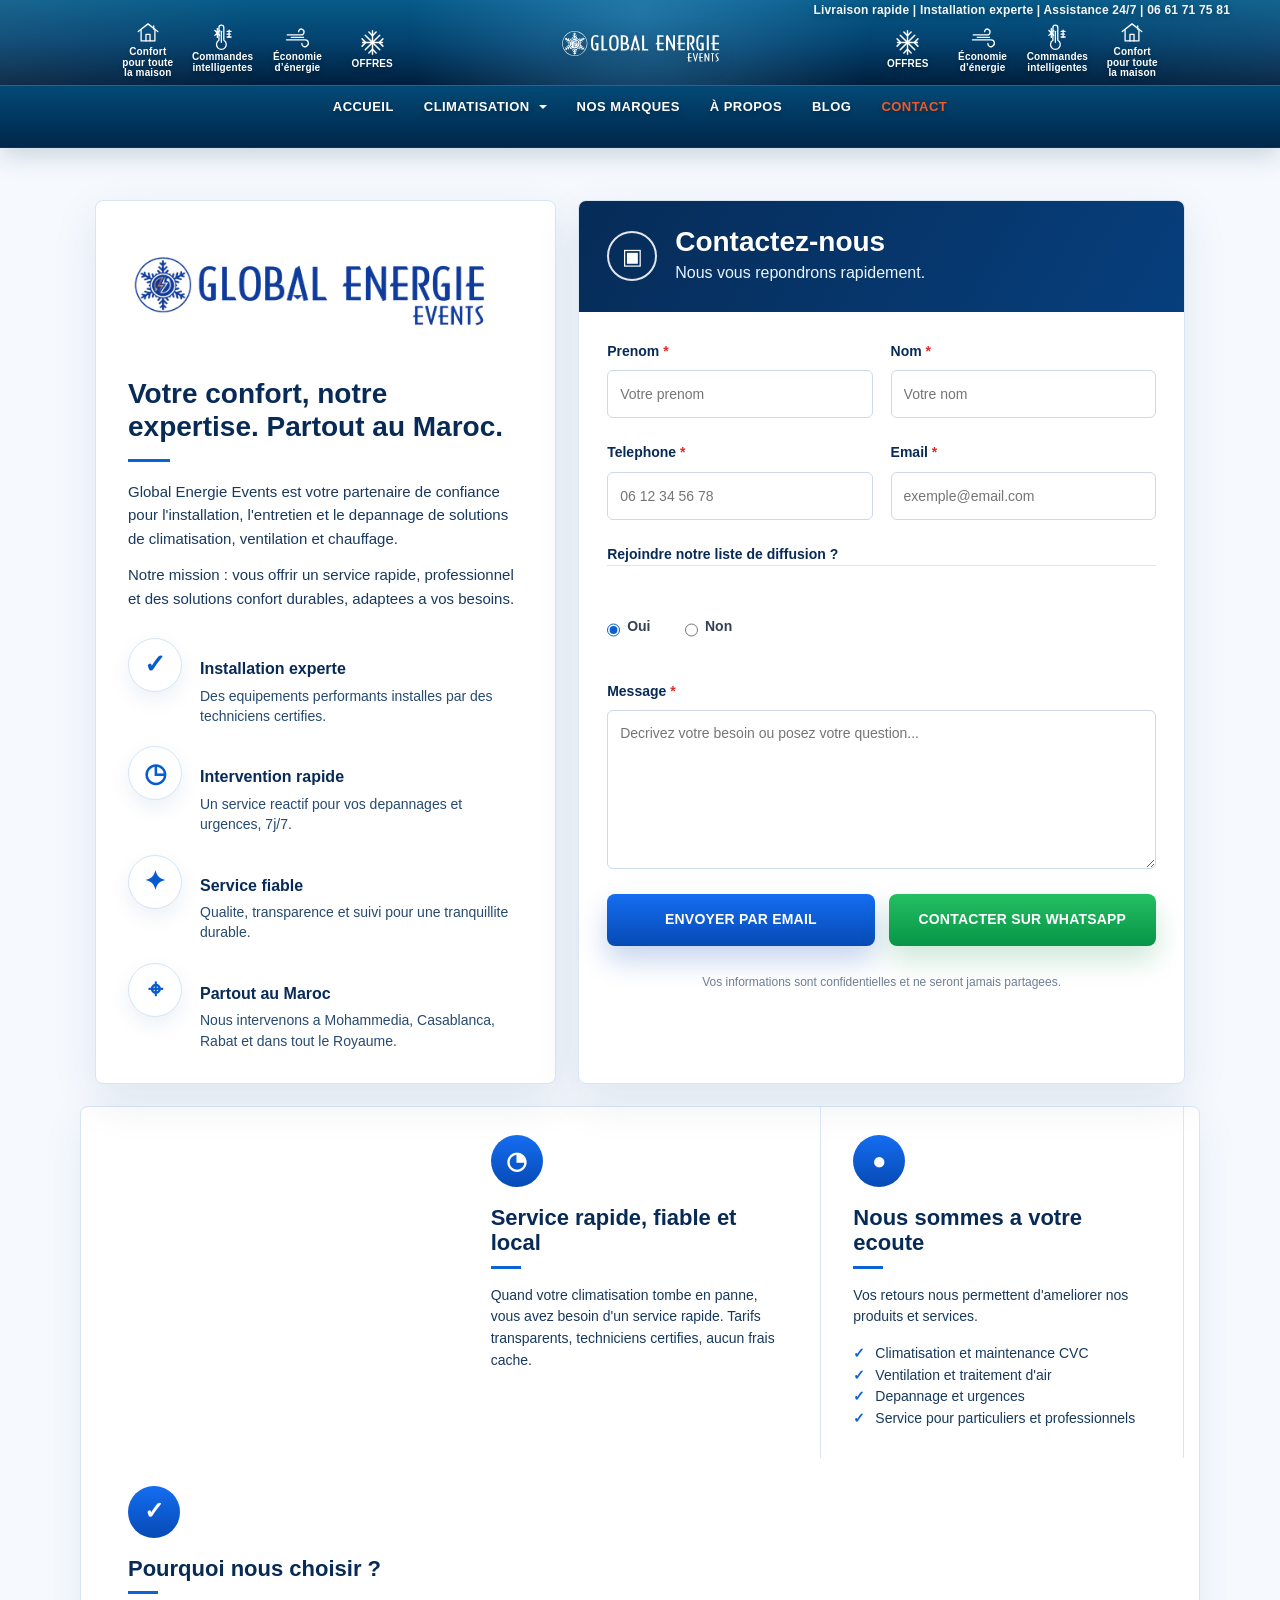
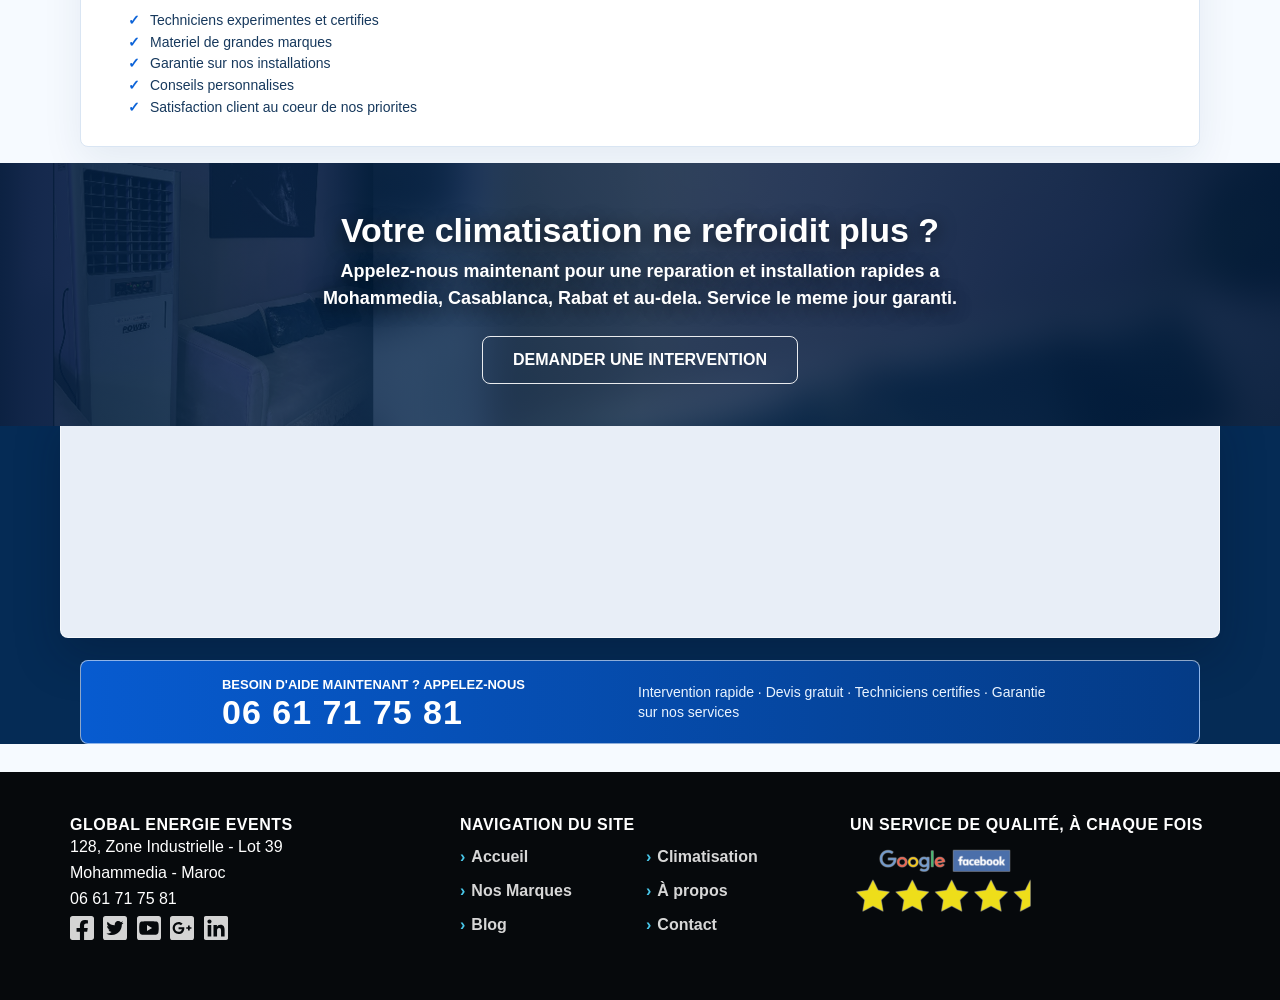
<file: contact.html>
<!DOCTYPE html>

<html lang="fr"><head><meta content="text/html; charset=utf-8" http-equiv="Content-Type"/>
<title itemprop="name">Contact - Global Energie Events</title>
<meta content="IE=edge,chrome=1" http-equiv="X-UA-Compatible"/>
<meta content="width=device-width, initial-scale=1.0" name="viewport"/>
<meta content="Global Energie Events" name="author"/>
<meta content="#f2f2f2" name="msapplication-TileColor"/>
<meta content="#" name="msapplication-config"/>
<meta content="#f2f2f2" name="theme-color"/>
<meta content="telephone=yes" name="format-detection"/>
<link href="./assets/css" rel="stylesheet"/>
<!-- Snap Pixel Code -->
<!-- End Snap Pixel Code -->
<title>Global Energie Events</title>
<!-- Scheduling -->
<meta content="index, follow, max-image-preview:large, max-snippet:-1, max-video-preview:-1" name="robots"/>
<!-- This site is optimized with the Yoast SEO plugin v27.7 - # -->
<meta content="Service de climatisation, ventilation, chauffage, installation et maintenance au Maroc." name="description"/>
<meta content="fr_FR" property="og:locale"/>
<meta content="website" property="og:type"/>
<meta content="Global Energie Events - Climatisation, ventilation et chauffage au Maroc" property="og:title"/>
<meta content="Service de climatisation, ventilation, chauffage, installation et maintenance au Maroc." property="og:description"/>
<meta content="#" property="og:url"/>
<meta content="Global Energie Events" property="og:site_name"/>
<meta content="2026-04-07T20:28:23+00:00" property="article:modified_time"/>
<meta content="summary_large_image" name="twitter:card"/>
<!-- / Yoast SEO plugin. -->
<style id="wp-img-auto-sizes-contain-inline-css" type="text/css">
img:is([sizes=auto i],[sizes^="auto," i]){contain-intrinsic-size:3000px 1500px}
/*# sourceURL=wp-img-auto-sizes-contain-inline-css */
</style>
<style id="wp-block-library-inline-css" type="text/css">
:root{--wp-block-synced-color:#7a00df;--wp-block-synced-color--rgb:122,0,223;--wp-bound-block-color:var(--wp-block-synced-color);--wp-editor-canvas-background:#ddd;--wp-admin-theme-color:#007cba;--wp-admin-theme-color--rgb:0,124,186;--wp-admin-theme-color-darker-10:#006ba1;--wp-admin-theme-color-darker-10--rgb:0,107,160.5;--wp-admin-theme-color-darker-20:#005a87;--wp-admin-theme-color-darker-20--rgb:0,90,135;--wp-admin-border-width-focus:2px}@media (min-resolution:192dpi){:root{--wp-admin-border-width-focus:1.5px}}.wp-element-button{cursor:pointer}:root .has-very-light-gray-background-color{background-color:#eee}:root .has-very-dark-gray-background-color{background-color:#313131}:root .has-very-light-gray-color{color:#eee}:root .has-very-dark-gray-color{color:#313131}:root .has-vivid-green-cyan-to-vivid-cyan-blue-gradient-background{background:linear-gradient(135deg,#00d084,#0693e3)}:root .has-purple-crush-gradient-background{background:linear-gradient(135deg,#34e2e4,#4721fb 50%,#ab1dfe)}:root .has-hazy-dawn-gradient-background{background:linear-gradient(135deg,#faaca8,#dad0ec)}:root .has-subdued-olive-gradient-background{background:linear-gradient(135deg,#fafae1,#67a671)}:root .has-atomic-cream-gradient-background{background:linear-gradient(135deg,#fdd79a,#004a59)}:root .has-nightshade-gradient-background{background:linear-gradient(135deg,#330968,#31cdcf)}:root .has-midnight-gradient-background{background:linear-gradient(135deg,#020381,#2874fc)}:root{--wp--preset--font-size--normal:16px;--wp--preset--font-size--huge:42px}.has-regular-font-size{font-size:1em}.has-larger-font-size{font-size:2.625em}.has-normal-font-size{font-size:var(--wp--preset--font-size--normal)}.has-huge-font-size{font-size:var(--wp--preset--font-size--huge)}.has-text-align-center{text-align:center}.has-text-align-left{text-align:left}.has-text-align-right{text-align:right}.has-fit-text{white-space:nowrap!important}#end-resizable-editor-section{display:none}.aligncenter{clear:both}.items-justified-left{justify-content:flex-start}.items-justified-center{justify-content:center}.items-justified-right{justify-content:flex-end}.items-justified-space-between{justify-content:space-between}.screen-reader-text{border:0;clip-path:inset(50%);height:1px;margin:-1px;overflow:hidden;padding:0;position:absolute;width:1px;word-wrap:normal!important}.screen-reader-text:focus{background-color:#ddd;clip-path:none;color:#444;display:block;font-size:1em;height:auto;left:5px;line-height:normal;padding:15px 23px 14px;text-decoration:none;top:5px;width:auto;z-index:100000}html :where(.has-border-color){border-style:solid}html :where([style*=border-top-color]){border-top-style:solid}html :where([style*=border-right-color]){border-right-style:solid}html :where([style*=border-bottom-color]){border-bottom-style:solid}html :where([style*=border-left-color]){border-left-style:solid}html :where([style*=border-width]){border-style:solid}html :where([style*=border-top-width]){border-top-style:solid}html :where([style*=border-right-width]){border-right-style:solid}html :where([style*=border-bottom-width]){border-bottom-style:solid}html :where([style*=border-left-width]){border-left-style:solid}html :where(img[class*=wp-image-]){height:auto;max-width:100%}:where(figure){margin:0 0 1em}html :where(.is-position-sticky){--wp-admin--admin-bar--position-offset:var(--wp-admin--admin-bar--height,0px)}@media screen and (max-width:600px){html :where(.is-position-sticky){--wp-admin--admin-bar--position-offset:0px}}

/*# sourceURL=wp-block-library-inline-css */
</style>
<style id="wp-block-button-inline-css" type="text/css">
.wp-block-button__link{align-content:center;box-sizing:border-box;cursor:pointer;display:inline-block;height:100%;text-align:center;word-break:break-word}.wp-block-button__link.aligncenter{text-align:center}.wp-block-button__link.alignright{text-align:right}:where(.wp-block-button__link){border-radius:9999px;box-shadow:none;padding:calc(.667em + 2px) calc(1.333em + 2px);text-decoration:none}.wp-block-button[style*=text-decoration] .wp-block-button__link{text-decoration:inherit}.wp-block-buttons>.wp-block-button.has-custom-width{max-width:none}.wp-block-buttons>.wp-block-button.has-custom-width .wp-block-button__link{width:100%}.wp-block-buttons>.wp-block-button.has-custom-font-size .wp-block-button__link{font-size:inherit}.wp-block-buttons>.wp-block-button.wp-block-button__width-25{width:calc(25% - var(--wp--style--block-gap, .5em)*.75)}.wp-block-buttons>.wp-block-button.wp-block-button__width-50{width:calc(50% - var(--wp--style--block-gap, .5em)*.5)}.wp-block-buttons>.wp-block-button.wp-block-button__width-75{width:calc(75% - var(--wp--style--block-gap, .5em)*.25)}.wp-block-buttons>.wp-block-button.wp-block-button__width-100{flex-basis:100%;width:100%}.wp-block-buttons.is-vertical>.wp-block-button.wp-block-button__width-25{width:25%}.wp-block-buttons.is-vertical>.wp-block-button.wp-block-button__width-50{width:50%}.wp-block-buttons.is-vertical>.wp-block-button.wp-block-button__width-75{width:75%}.wp-block-button.is-style-squared,.wp-block-button__link.wp-block-button.is-style-squared{border-radius:0}.wp-block-button.no-border-radius,.wp-block-button__link.no-border-radius{border-radius:0!important}:root :where(.wp-block-button .wp-block-button__link.is-style-outline),:root :where(.wp-block-button.is-style-outline>.wp-block-button__link){border:2px solid;padding:.667em 1.333em}:root :where(.wp-block-button .wp-block-button__link.is-style-outline:not(.has-text-color)),:root :where(.wp-block-button.is-style-outline>.wp-block-button__link:not(.has-text-color)){color:currentColor}:root :where(.wp-block-button .wp-block-button__link.is-style-outline:not(.has-background)),:root :where(.wp-block-button.is-style-outline>.wp-block-button__link:not(.has-background)){background-color:initial;background-image:none}
/*# sourceURL=# */
</style>
<style id="wp-block-heading-inline-css" type="text/css">
h1:where(.wp-block-heading).has-background,h2:where(.wp-block-heading).has-background,h3:where(.wp-block-heading).has-background,h4:where(.wp-block-heading).has-background,h5:where(.wp-block-heading).has-background,h6:where(.wp-block-heading).has-background{padding:1.25em 2.375em}h1.has-text-align-left[style*=writing-mode]:where([style*=vertical-lr]),h1.has-text-align-right[style*=writing-mode]:where([style*=vertical-rl]),h2.has-text-align-left[style*=writing-mode]:where([style*=vertical-lr]),h2.has-text-align-right[style*=writing-mode]:where([style*=vertical-rl]),h3.has-text-align-left[style*=writing-mode]:where([style*=vertical-lr]),h3.has-text-align-right[style*=writing-mode]:where([style*=vertical-rl]),h4.has-text-align-left[style*=writing-mode]:where([style*=vertical-lr]),h4.has-text-align-right[style*=writing-mode]:where([style*=vertical-rl]),h5.has-text-align-left[style*=writing-mode]:where([style*=vertical-lr]),h5.has-text-align-right[style*=writing-mode]:where([style*=vertical-rl]),h6.has-text-align-left[style*=writing-mode]:where([style*=vertical-lr]),h6.has-text-align-right[style*=writing-mode]:where([style*=vertical-rl]){rotate:180deg}
/*# sourceURL=# */
</style>
<style id="wp-block-list-inline-css" type="text/css">
ol,ul{box-sizing:border-box}:root :where(.wp-block-list.has-background){padding:1.25em 2.375em}
/*# sourceURL=# */
</style>
<style id="wp-block-columns-inline-css" type="text/css">
.wp-block-columns{box-sizing:border-box;display:flex;flex-wrap:wrap!important}@media (min-width:782px){.wp-block-columns{flex-wrap:nowrap!important}}.wp-block-columns{align-items:normal!important}.wp-block-columns.are-vertically-aligned-top{align-items:flex-start}.wp-block-columns.are-vertically-aligned-center{align-items:center}.wp-block-columns.are-vertically-aligned-bottom{align-items:flex-end}@media (max-width:781px){.wp-block-columns:not(.is-not-stacked-on-mobile)>.wp-block-column{flex-basis:100%!important}}@media (min-width:782px){.wp-block-columns:not(.is-not-stacked-on-mobile)>.wp-block-column{flex-basis:0;flex-grow:1}.wp-block-columns:not(.is-not-stacked-on-mobile)>.wp-block-column[style*=flex-basis]{flex-grow:0}}.wp-block-columns.is-not-stacked-on-mobile{flex-wrap:nowrap!important}.wp-block-columns.is-not-stacked-on-mobile>.wp-block-column{flex-basis:0;flex-grow:1}.wp-block-columns.is-not-stacked-on-mobile>.wp-block-column[style*=flex-basis]{flex-grow:0}:where(.wp-block-columns){margin-bottom:1.75em}:where(.wp-block-columns.has-background){padding:1.25em 2.375em}.wp-block-column{flex-grow:1;min-width:0;overflow-wrap:break-word;word-break:break-word}.wp-block-column.is-vertically-aligned-top{align-self:flex-start}.wp-block-column.is-vertically-aligned-center{align-self:center}.wp-block-column.is-vertically-aligned-bottom{align-self:flex-end}.wp-block-column.is-vertically-aligned-stretch{align-self:stretch}.wp-block-column.is-vertically-aligned-bottom,.wp-block-column.is-vertically-aligned-center,.wp-block-column.is-vertically-aligned-top{width:100%}
/*# sourceURL=# */
</style>
<style id="wp-block-paragraph-inline-css" type="text/css">
.is-small-text{font-size:.875em}.is-regular-text{font-size:1em}.is-large-text{font-size:2.25em}.is-larger-text{font-size:3em}.has-drop-cap:not(:focus):first-letter{float:left;font-size:8.4em;font-style:normal;font-weight:100;line-height:.68;margin:.05em .1em 0 0;text-transform:uppercase}body.rtl .has-drop-cap:not(:focus):first-letter{float:none;margin-left:.1em}p.has-drop-cap.has-background{overflow:hidden}:root :where(p.has-background){padding:1.25em 2.375em}:where(p.has-text-color:not(.has-link-color)) a{color:inherit}p.has-text-align-left[style*="writing-mode:vertical-lr"],p.has-text-align-right[style*="writing-mode:vertical-rl"]{rotate:180deg}
/*# sourceURL=# */
</style>
<style id="wp-block-spacer-inline-css" type="text/css">
.wp-block-spacer{clear:both}
/*# sourceURL=# */
</style>
<style id="classic-theme-styles-inline-css" type="text/css">
/*! This file is auto-generated */
.wp-block-button__link{color:#fff;background-color:#32373c;border-radius:9999px;box-shadow:none;text-decoration:none;padding:calc(.667em + 2px) calc(1.333em + 2px);font-size:1.125em}.wp-block-file__button{background:#32373c;color:#fff;text-decoration:none}
/*# sourceURL=/wp-includes/css/classic-themes.min.css */
</style>
<style id="global-styles-inline-css" type="text/css">
:root{--wp--preset--aspect-ratio--square: 1;--wp--preset--aspect-ratio--4-3: 4/3;--wp--preset--aspect-ratio--3-4: 3/4;--wp--preset--aspect-ratio--3-2: 3/2;--wp--preset--aspect-ratio--2-3: 2/3;--wp--preset--aspect-ratio--16-9: 16/9;--wp--preset--aspect-ratio--9-16: 9/16;--wp--preset--color--black: #000000;--wp--preset--color--cyan-bluish-gray: #abb8c3;--wp--preset--color--white: #ffffff;--wp--preset--color--pale-pink: #f78da7;--wp--preset--color--vivid-red: #cf2e2e;--wp--preset--color--luminous-vivid-orange: #ff6900;--wp--preset--color--luminous-vivid-amber: #fcb900;--wp--preset--color--light-green-cyan: #7bdcb5;--wp--preset--color--vivid-green-cyan: #00d084;--wp--preset--color--pale-cyan-blue: #8ed1fc;--wp--preset--color--vivid-cyan-blue: #0693e3;--wp--preset--color--vivid-purple: #9b51e0;--wp--preset--gradient--vivid-cyan-blue-to-vivid-purple: linear-gradient(135deg,rgb(6,147,227) 0%,rgb(155,81,224) 100%);--wp--preset--gradient--light-green-cyan-to-vivid-green-cyan: linear-gradient(135deg,rgb(122,220,180) 0%,rgb(0,208,130) 100%);--wp--preset--gradient--luminous-vivid-amber-to-luminous-vivid-orange: linear-gradient(135deg,rgb(252,185,0) 0%,rgb(255,105,0) 100%);--wp--preset--gradient--luminous-vivid-orange-to-vivid-red: linear-gradient(135deg,rgb(255,105,0) 0%,rgb(207,46,46) 100%);--wp--preset--gradient--very-light-gray-to-cyan-bluish-gray: linear-gradient(135deg,rgb(238,238,238) 0%,rgb(169,184,195) 100%);--wp--preset--gradient--cool-to-warm-spectrum: linear-gradient(135deg,rgb(74,234,220) 0%,rgb(151,120,209) 20%,rgb(207,42,186) 40%,rgb(238,44,130) 60%,rgb(251,105,98) 80%,rgb(254,248,76) 100%);--wp--preset--gradient--blush-light-purple: linear-gradient(135deg,rgb(255,206,236) 0%,rgb(152,150,240) 100%);--wp--preset--gradient--blush-bordeaux: linear-gradient(135deg,rgb(254,205,165) 0%,rgb(254,45,45) 50%,rgb(107,0,62) 100%);--wp--preset--gradient--luminous-dusk: linear-gradient(135deg,rgb(255,203,112) 0%,rgb(199,81,192) 50%,rgb(65,88,208) 100%);--wp--preset--gradient--pale-ocean: linear-gradient(135deg,rgb(255,245,203) 0%,rgb(182,227,212) 50%,rgb(51,167,181) 100%);--wp--preset--gradient--electric-grass: linear-gradient(135deg,rgb(202,248,128) 0%,rgb(113,206,126) 100%);--wp--preset--gradient--midnight: linear-gradient(135deg,rgb(2,3,129) 0%,rgb(40,116,252) 100%);--wp--preset--font-size--small: 13px;--wp--preset--font-size--medium: 20px;--wp--preset--font-size--large: 36px;--wp--preset--font-size--x-large: 42px;--wp--preset--spacing--20: 0.44rem;--wp--preset--spacing--30: 0.67rem;--wp--preset--spacing--40: 1rem;--wp--preset--spacing--50: 1.5rem;--wp--preset--spacing--60: 2.25rem;--wp--preset--spacing--70: 3.38rem;--wp--preset--spacing--80: 5.06rem;--wp--preset--shadow--natural: 6px 6px 9px rgba(0, 0, 0, 0.2);--wp--preset--shadow--deep: 12px 12px 50px rgba(0, 0, 0, 0.4);--wp--preset--shadow--sharp: 6px 6px 0px rgba(0, 0, 0, 0.2);--wp--preset--shadow--outlined: 6px 6px 0px -3px rgb(255, 255, 255), 6px 6px rgb(0, 0, 0);--wp--preset--shadow--crisp: 6px 6px 0px rgb(0, 0, 0);}:where(.is-layout-flex){gap: 0.5em;}:where(.is-layout-grid){gap: 0.5em;}body .is-layout-flex{display: flex;}.is-layout-flex{flex-wrap: wrap;align-items: center;}.is-layout-flex > :is(*, div){margin: 0;}body .is-layout-grid{display: grid;}.is-layout-grid > :is(*, div){margin: 0;}:where(.wp-block-columns.is-layout-flex){gap: 2em;}:where(.wp-block-columns.is-layout-grid){gap: 2em;}:where(.wp-block-post-template.is-layout-flex){gap: 1.25em;}:where(.wp-block-post-template.is-layout-grid){gap: 1.25em;}.has-black-color{color: var(--wp--preset--color--black) !important;}.has-cyan-bluish-gray-color{color: var(--wp--preset--color--cyan-bluish-gray) !important;}.has-white-color{color: var(--wp--preset--color--white) !important;}.has-pale-pink-color{color: var(--wp--preset--color--pale-pink) !important;}.has-vivid-red-color{color: var(--wp--preset--color--vivid-red) !important;}.has-luminous-vivid-orange-color{color: var(--wp--preset--color--luminous-vivid-orange) !important;}.has-luminous-vivid-amber-color{color: var(--wp--preset--color--luminous-vivid-amber) !important;}.has-light-green-cyan-color{color: var(--wp--preset--color--light-green-cyan) !important;}.has-vivid-green-cyan-color{color: var(--wp--preset--color--vivid-green-cyan) !important;}.has-pale-cyan-blue-color{color: var(--wp--preset--color--pale-cyan-blue) !important;}.has-vivid-cyan-blue-color{color: var(--wp--preset--color--vivid-cyan-blue) !important;}.has-vivid-purple-color{color: var(--wp--preset--color--vivid-purple) !important;}.has-black-background-color{background-color: var(--wp--preset--color--black) !important;}.has-cyan-bluish-gray-background-color{background-color: var(--wp--preset--color--cyan-bluish-gray) !important;}.has-white-background-color{background-color: var(--wp--preset--color--white) !important;}.has-pale-pink-background-color{background-color: var(--wp--preset--color--pale-pink) !important;}.has-vivid-red-background-color{background-color: var(--wp--preset--color--vivid-red) !important;}.has-luminous-vivid-orange-background-color{background-color: var(--wp--preset--color--luminous-vivid-orange) !important;}.has-luminous-vivid-amber-background-color{background-color: var(--wp--preset--color--luminous-vivid-amber) !important;}.has-light-green-cyan-background-color{background-color: var(--wp--preset--color--light-green-cyan) !important;}.has-vivid-green-cyan-background-color{background-color: var(--wp--preset--color--vivid-green-cyan) !important;}.has-pale-cyan-blue-background-color{background-color: var(--wp--preset--color--pale-cyan-blue) !important;}.has-vivid-cyan-blue-background-color{background-color: var(--wp--preset--color--vivid-cyan-blue) !important;}.has-vivid-purple-background-color{background-color: var(--wp--preset--color--vivid-purple) !important;}.has-black-border-color{border-color: var(--wp--preset--color--black) !important;}.has-cyan-bluish-gray-border-color{border-color: var(--wp--preset--color--cyan-bluish-gray) !important;}.has-white-border-color{border-color: var(--wp--preset--color--white) !important;}.has-pale-pink-border-color{border-color: var(--wp--preset--color--pale-pink) !important;}.has-vivid-red-border-color{border-color: var(--wp--preset--color--vivid-red) !important;}.has-luminous-vivid-orange-border-color{border-color: var(--wp--preset--color--luminous-vivid-orange) !important;}.has-luminous-vivid-amber-border-color{border-color: var(--wp--preset--color--luminous-vivid-amber) !important;}.has-light-green-cyan-border-color{border-color: var(--wp--preset--color--light-green-cyan) !important;}.has-vivid-green-cyan-border-color{border-color: var(--wp--preset--color--vivid-green-cyan) !important;}.has-pale-cyan-blue-border-color{border-color: var(--wp--preset--color--pale-cyan-blue) !important;}.has-vivid-cyan-blue-border-color{border-color: var(--wp--preset--color--vivid-cyan-blue) !important;}.has-vivid-purple-border-color{border-color: var(--wp--preset--color--vivid-purple) !important;}.has-vivid-cyan-blue-to-vivid-purple-gradient-background{background: var(--wp--preset--gradient--vivid-cyan-blue-to-vivid-purple) !important;}.has-light-green-cyan-to-vivid-green-cyan-gradient-background{background: var(--wp--preset--gradient--light-green-cyan-to-vivid-green-cyan) !important;}.has-luminous-vivid-amber-to-luminous-vivid-orange-gradient-background{background: var(--wp--preset--gradient--luminous-vivid-amber-to-luminous-vivid-orange) !important;}.has-luminous-vivid-orange-to-vivid-red-gradient-background{background: var(--wp--preset--gradient--luminous-vivid-orange-to-vivid-red) !important;}.has-very-light-gray-to-cyan-bluish-gray-gradient-background{background: var(--wp--preset--gradient--very-light-gray-to-cyan-bluish-gray) !important;}.has-cool-to-warm-spectrum-gradient-background{background: var(--wp--preset--gradient--cool-to-warm-spectrum) !important;}.has-blush-light-purple-gradient-background{background: var(--wp--preset--gradient--blush-light-purple) !important;}.has-blush-bordeaux-gradient-background{background: var(--wp--preset--gradient--blush-bordeaux) !important;}.has-luminous-dusk-gradient-background{background: var(--wp--preset--gradient--luminous-dusk) !important;}.has-pale-ocean-gradient-background{background: var(--wp--preset--gradient--pale-ocean) !important;}.has-electric-grass-gradient-background{background: var(--wp--preset--gradient--electric-grass) !important;}.has-midnight-gradient-background{background: var(--wp--preset--gradient--midnight) !important;}.has-small-font-size{font-size: var(--wp--preset--font-size--small) !important;}.has-medium-font-size{font-size: var(--wp--preset--font-size--medium) !important;}.has-large-font-size{font-size: var(--wp--preset--font-size--large) !important;}.has-x-large-font-size{font-size: var(--wp--preset--font-size--x-large) !important;}
:where(.wp-block-columns.is-layout-flex){gap: 2em;}:where(.wp-block-columns.is-layout-grid){gap: 2em;}
/*# sourceURL=global-styles-inline-css */
</style>
<link href="./assets/bootstrap.min.css" id="bootstrap-css" media="all" rel="stylesheet"/>
<link href="./assets/style.css" id="my-style-css" media="all" rel="stylesheet"/>
<script id="jquery-core-js" src="./assets/jquery.min.js" type="text/javascript"></script>
<script async="async" defer="defer" src="./assets/jquery-migrate.min.js" type="text/javascript"></script>
<script id="bootstrap-js-js" src="./assets/bootstrap.min.js" type="text/javascript"></script>
<script id="matchheight-js-js" src="./assets/jquery.matchHeight.js" type="text/javascript"></script>
<script id="main-js-js" src="./assets/scripts.js" type="text/javascript"></script>
<script id="fitvids-js-js" src="./assets/jquery.fitvids.js" type="text/javascript"></script>
<meta content="eyJyIjoiMTowITc6MCEzMDowIiwibyI6Imh0dHBzOlwvXC9yZWRkaWh2YWMuY29tP3RpLW9ubGluZS11c2Vycy1nb29nbGU9MSZhbXA7cD0lMkYmYW1wO193cG5vbmNlPTUyNDliYmJhOWEifQ==" name="ti-site-data"/><style id="core-block-supports-inline-css" type="text/css">
.wp-container-core-columns-is-layout-9d6595d7{flex-wrap:nowrap;}
/*# sourceURL=core-block-supports-inline-css */
</style>
<style id="fit-vids-style">.fluid-width-video-wrapper{width:100%;position:relative;padding:0;}.fluid-width-video-wrapper iframe,.fluid-width-video-wrapper object,.fluid-width-video-wrapper embed {position:absolute;top:0;left:0;width:100%;height:100%;}</style><link href="./assets/css(1)" media="screen" rel="stylesheet" type="text/css"/><style>.offline-form-note{font-size:14px;line-height:1.4;padding:10px 12px;margin:0 0 12px;border:1px solid #ddd;border-radius:6px;background:#fafafa}.offline-success-message{margin-top:12px;padding:10px 12px;border:1px solid #9bc59b;border-radius:6px;background:#f3fff3;font-weight:600}.offline-link{cursor:default}</style>
<link href="./assets/offline-fix.css" rel="stylesheet"/>
<link href="./assets/ice-blue-theme.css" rel="stylesheet"/>
<link href="./assets/offline-final.css" rel="stylesheet"/>
<link href="./assets/contact-page.css" rel="stylesheet"/></head><body class="contact-page"><header class="main ge-header">
<div class="ge-header__bar">
<div class="ge-header__service-line">Livraison rapide | Installation experte | Assistance 24/7 | 06 61 71 75 81</div>
<div class="ge-header__inner">
<div aria-label="Avantages du service" class="ge-features ge-features--left">
<div class="ge-feature">
<svg aria-hidden="true" viewbox="0 0 64 64"><path d="M8 31 32 12l24 19"></path><path d="M15 28v26h34V28"></path><path d="M27 54V38h10v16"></path><path d="M46 17v8"></path></svg>
<span>Confort<br/>pour toute la maison</span>
</div>
<div class="ge-feature">
<svg aria-hidden="true" viewbox="0 0 64 64"><path d="M34 9v31a12 12 0 1 1-12 0V9a6 6 0 0 1 12 0Z"></path><path d="M28 45V18"></path><path d="M47 15v18"></path><path d="M42 18h10M42 25h8M42 32h10"></path><path d="M12 16l12 12M24 16L12 28M18 11v22"></path></svg>
<span>Commandes<br/>intelligentes</span>
</div>
<div class="ge-feature">
<svg aria-hidden="true" viewbox="0 0 64 64"><path d="M8 27h34c8 0 10-11 3-14-5-2-9 1-9 6"></path><path d="M6 39h46c9 0 11 12 3 16-6 3-11-1-11-7"></path><path d="M18 33h30"></path></svg>
<span>Économie<br/>d’énergie</span>
</div>
<div class="ge-feature ge-feature--special">
<svg aria-hidden="true" viewbox="0 0 64 64"><path d="M32 6v52M10 32h44M16 16l32 32M48 16 16 48"></path><path d="m24 9 8 8 8-8M24 55l8-8 8 8M9 24l8 8-8 8M55 24l-8 8 8 8"></path></svg>
<span>Offres</span>
</div>
</div>
<a aria-label="Accueil Global Energie Events" class="ge-brand offline-link" href="index.html">
<img alt="Logo Global Energie Events" src="./assets/logo.svg"/>
</a>
<div aria-label="Avantages du service" class="ge-features ge-features--right">
<div class="ge-feature ge-feature--special">
<svg aria-hidden="true" viewbox="0 0 64 64"><path d="M32 6v52M10 32h44M16 16l32 32M48 16 16 48"></path><path d="m24 9 8 8 8-8M24 55l8-8 8 8M9 24l8 8-8 8M55 24l-8 8 8 8"></path></svg>
<span>Offres</span>
</div>
<div class="ge-feature">
<svg aria-hidden="true" viewbox="0 0 64 64"><path d="M8 27h34c8 0 10-11 3-14-5-2-9 1-9 6"></path><path d="M6 39h46c9 0 11 12 3 16-6 3-11-1-11-7"></path><path d="M18 33h30"></path></svg>
<span>Économie<br/>d’énergie</span>
</div>
<div class="ge-feature">
<svg aria-hidden="true" viewbox="0 0 64 64"><path d="M34 9v31a12 12 0 1 1-12 0V9a6 6 0 0 1 12 0Z"></path><path d="M28 45V18"></path><path d="M47 15v18"></path><path d="M42 18h10M42 25h8M42 32h10"></path><path d="M12 16l12 12M24 16L12 28M18 11v22"></path></svg>
<span>Commandes<br/>intelligentes</span>
</div>
<div class="ge-feature">
<svg aria-hidden="true" viewbox="0 0 64 64"><path d="M8 31 32 12l24 19"></path><path d="M15 28v26h34V28"></path><path d="M27 54V38h10v16"></path><path d="M46 17v8"></path></svg>
<span>Confort<br/>pour toute la maison</span>
</div>
</div>
</div>
</div>
<nav class="navbar navbar-default ge-nav" role="navigation">
<div class="container">
<div class="navbar-header">
<button aria-expanded="false" class="navbar-toggle collapsed" data-target="#bs-example-navbar-collapse-1" data-toggle="collapse" type="button">
<span class="sr-only">Ouvrir la navigation</span>
<span class="icon-bar"></span>
<span class="icon-bar"></span>
<span class="icon-bar"></span>
</button>
</div>
<div class="collapse navbar-collapse" id="bs-example-navbar-collapse-1"><ul class="nav navbar-nav" id="menu-main-navigation">
<li class="menu-item menu-item-type-custom menu-item-object-custom menu-item-1" id="menu-item-custom-1" itemscope="itemscope" itemtype="#"><a class="offline-link" href="index.html" title="Accueil">Accueil</a></li>
<li class="menu-item menu-item-type-custom menu-item-object-custom menu-item-2 dropdown" id="menu-item-custom-2" itemscope="itemscope" itemtype="#">
<a aria-expanded="false" aria-haspopup="true" class="dropdown-toggle" data-toggle="dropdown" href="#" role="button" title="Climatisation">Climatisation <span class="caret"></span></a>
<ul class="dropdown-menu climatisation-submenu" role="menu">

<li><a href="products.html" title="Produits">Produits</a></li>
<li class=""><a href="index.html#installation" title="Installation">Installation</a></li>
</ul>
</li>
<li class="menu-item menu-item-type-custom menu-item-object-custom menu-item-4" id="menu-item-custom-4" itemscope="itemscope" itemtype="#"><a class="offline-link" href="Nos Marques.html" title="Nos Marques">Nos Marques</a></li>

<li class="menu-item menu-item-type-custom menu-item-object-custom menu-item-5" id="menu-item-custom-5" itemscope="itemscope" itemtype="#"><a class="offline-link" href="apropos.html" title="À propos">À propos</a></li>
<li class="menu-item menu-item-type-custom menu-item-object-custom menu-item-6" id="menu-item-custom-6" itemscope="itemscope" itemtype="#"><a class="offline-link" href="blog.html" title="Blog">Blog</a></li>
<li class="menu-item menu-item-7 menu-item-type-custom menu-item-object-custom active" id="menu-item-custom-7" itemscope="itemscope" itemtype="#"><a class="offline-link" href="contact.html" title="Contact">Contact</a></li>
</ul></div>
</div>
</nav>
</header>
<main class="ge-contact-main">
<section class="ge-contact-section">
<div class="container ge-contact-grid">
<article class="ge-contact-story-card">
<div class="ge-contact-logo-wrap">
<img alt="Global Energie Events logo" class="ge-contact-logo" src="./assets/global-energie-events-logo.png"/>
</div>
<h2>Votre confort, notre expertise. Partout au Maroc.</h2>
<p>Global Energie Events est votre partenaire de confiance pour l'installation, l'entretien et le depannage de solutions de climatisation, ventilation et chauffage.</p>
<p>Notre mission : vous offrir un service rapide, professionnel et des solutions confort durables, adaptees a vos besoins.</p>
<div class="ge-contact-values">
<div class="ge-contact-value">
<span class="ge-contact-value__icon">✓</span>
<div><strong>Installation experte</strong><p>Des equipements performants installes par des techniciens certifies.</p></div>
</div>
<div class="ge-contact-value">
<span class="ge-contact-value__icon">◷</span>
<div><strong>Intervention rapide</strong><p>Un service reactif pour vos depannages et urgences, 7j/7.</p></div>
</div>
<div class="ge-contact-value">
<span class="ge-contact-value__icon">✦</span>
<div><strong>Service fiable</strong><p>Qualite, transparence et suivi pour une tranquillite durable.</p></div>
</div>
<div class="ge-contact-value">
<span class="ge-contact-value__icon">⌖</span>
<div><strong>Partout au Maroc</strong><p>Nous intervenons a Mohammedia, Casablanca, Rabat et dans tout le Royaume.</p></div>
</div>
</div>
</article>
<aside aria-label="Formulaire de contact" class="ge-contact-form-card">
<div class="ge-contact-form-head">
<span class="ge-contact-form-icon">▣</span>
<div>
<h2>Contactez-nous</h2>
<p>Nous vous repondrons rapidement.</p>
</div>
</div>
<form class="ge-contact-form" id="geContactForm" novalidate="">
<div class="ge-form-row ge-form-row--two">
<label>Prenom <span>*</span><input autocomplete="given-name" name="firstName" placeholder="Votre prenom" required="" type="text"/></label>
<label>Nom <span>*</span><input autocomplete="family-name" name="lastName" placeholder="Votre nom" required="" type="text"/></label>
</div>
<div class="ge-form-row ge-form-row--two">
<label>Telephone <span>*</span><input autocomplete="tel" name="phone" placeholder="06 12 34 56 78" required="" type="tel"/></label>
<label>Email <span>*</span><input autocomplete="email" name="email" placeholder="exemple@email.com" required="" type="email"/></label>
</div>
<fieldset class="ge-mailing-fieldset">
<legend>Rejoindre notre liste de diffusion ?</legend>
<label class="ge-radio"><input checked="" name="mailingList" type="radio" value="Oui"/> Oui</label>
<label class="ge-radio"><input name="mailingList" type="radio" value="Non"/> Non</label>
</fieldset>
<label class="ge-message-label">Message <span>*</span><textarea name="message" placeholder="Decrivez votre besoin ou posez votre question..." required="" rows="6"></textarea></label>
<div class="ge-contact-actions">
<button class="ge-submit-btn" type="submit">Envoyer par email</button>
<a class="ge-whatsapp-btn" href="https://wa.me/212661717581" id="geWhatsAppButton" rel="noopener" target="_blank">Contacter sur WhatsApp</a>
</div>
<p class="ge-privacy-note">Vos informations sont confidentielles et ne seront jamais partagees.</p>
<p aria-live="polite" class="ge-form-status" id="geFormStatus" role="status"></p>
</form>
</aside>
</div>
</section>
<section aria-label="Pourquoi contacter Global Energie Events" class="ge-contact-proof-section">
<div class="container ge-contact-proof-grid">
<article class="ge-contact-proof">
<span class="ge-contact-proof__icon">◔</span>
<h3>Service rapide, fiable et local</h3>
<p>Quand votre climatisation tombe en panne, vous avez besoin d'un service rapide. Tarifs transparents, techniciens certifies, aucun frais cache.</p>
</article>
<article class="ge-contact-proof">
<span class="ge-contact-proof__icon">●</span>
<h3>Nous sommes a votre ecoute</h3>
<p>Vos retours nous permettent d'ameliorer nos produits et services.</p>
<ul>
<li>Climatisation et maintenance CVC</li>
<li>Ventilation et traitement d'air</li>
<li>Depannage et urgences</li>
<li>Service pour particuliers et professionnels</li>
</ul>
</article>
<article class="ge-contact-proof">
<span class="ge-contact-proof__icon">✓</span>
<h3>Pourquoi nous choisir ?</h3>
<ul>
<li>Techniciens experimentes et certifies</li>
<li>Materiel de grandes marques</li>
<li>Garantie sur nos installations</li>
<li>Conseils personnalises</li>
<li>Satisfaction client au coeur de nos priorites</li>
</ul>
</article>
</div>
</section>
<section aria-label="Intervention climatisation" class="ge-service-area-section">
<div class="ge-service-banner">
<div class="container">
<h3>Votre climatisation ne refroidit plus ?</h3>
<p class="ge-service-banner-copy">Appelez-nous maintenant pour une reparation et installation rapides a Mohammedia, Casablanca, Rabat et au-dela. Service le meme jour garanti.</p>
<a class="ge-service-banner-btn" href="contact.html">Demander une intervention</a>
</div>
</div>
<div class="container ge-map-card">
<iframe allowfullscreen="" class="ge-store-map-iframe" height="100%" loading="lazy" referrerpolicy="no-referrer-when-downgrade" src="https://www.google.com/maps/embed?pb=!1m18!1m12!1m3!1d3319.7199742530374!2d-7.366906825656516!3d33.69031433675687!2m3!1f0!2f0!3f0!3m2!1i1024!2i768!4f13.1!3m3!1m2!1s0xda7b7b91f33db75%3A0xcd1e5a300501036d!2sglobal%20energie%20events!5e0!3m2!1sfr!2sma!4v1757691608597!5m2!1sfr!2sma" style="border:0;" title="Global Energie Events store location map" width="100%"></iframe>
</div>
<div class="container ge-contact-call-strip">
<div><span>Besoin d'aide maintenant ? Appelez-nous</span><strong>06 61 71 75 81</strong></div>
<p>Intervention rapide · Devis gratuit · Techniciens certifies · Garantie sur nos services</p>
</div>
</section>
</main>
<footer>
<div class="container schedule-wrap">
<h5>Besoin d’un conseil ou d’un rendez-vous ?</h5>
<span class="phone">06 61 71 75 81</span>
</div>
<div class="container info-wrap">
<div class="row">
<div class="col-xs-12 col-sm-6 col-md-4 equal">
<h4>Global Energie Events</h4>
				128, Zone Industrielle - Lot 39<br/>
				Mohammedia - Maroc<br/>
<span class="phone">06 61 71 75 81</span>
<div class="social-wrap">
<a aria-label="Aimer Global Energie Events sur Facebook" class="offline-link" href="#" target="_blank">
<svg aria-hidden="true" class="icon" focusable="false" height="24" viewbox="0 0 24 24" width="24" xmlns="#">
<path d="M23.25.75c.48.48.75 1.14.75 1.82v18.86c0 .68-.27 1.34-.75 1.82s-1.14.75-1.82.75h-7.35v-8.16h3.09l.59-3.84h-3.68V9.51c0-1.05.51-2.07 2.17-2.07h1.68V4.17s-1.52-.26-2.97-.26c-3.04 0-5.02 1.84-5.02 5.17v2.93H6.56v3.84h3.38v8.16H2.57c-.68 0-1.34-.27-1.82-.75S0 22.12 0 21.44V2.57C0 1.89.27 1.23.75.75S1.89 0 2.57 0h18.86c.68 0 1.34.27 1.82.75Z" fill="#d4d4d4"></path>
</svg>
</a>
<a aria-label="Suivre Global Energie Events sur Twitter" class="offline-link" href="#" target="_blank">
<svg aria-hidden="true" class="icon" focusable="false" height="24" viewbox="0 0 24 24" width="24" xmlns="#">
<path d="M24 2.57v18.86A2.57 2.57 0 0 1 21.43 24H2.57A2.57 2.57 0 0 1 0 21.43V2.57A2.57 2.57 0 0 1 2.57 0h18.86A2.57 2.57 0 0 1 24 2.57Zm-3.43 4.11c-.63.27-1.32.47-2.02.55.73-.43 1.28-1.12 1.54-1.93-.68.4-1.44.7-2.23.85a3.477 3.477 0 0 0-2.57-1.11c-2.14 0-3.93 1.93-3.43 4.32a9.955 9.955 0 0 1-7.24-3.68c-.3.52-.48 1.12-.48 1.77 0 1.18.59 2.27 1.56 2.93-.57-.02-1.12-.18-1.59-.45v.04a3.52 3.52 0 0 0 2.81 3.45c-.56.14-1.04.14-1.59.06a3.525 3.525 0 0 0 3.28 2.44 7.08 7.08 0 0 1-4.36 1.5c-.29 0-.56-.01-.85-.04 1.55 1 3.4 1.57 5.4 1.57 6.46 0 10-5.35 10-10 0-.15 0-.3-.01-.46.69-.5 1.29-1.12 1.76-1.82Z" fill="#d4d4d4"></path>
</svg>
</a>
<a aria-label="Suivre Global Energie Events sur YouTube" class="offline-link" href="#" target="_blank">
<svg aria-hidden="true" class="icon" focusable="false" height="24" viewbox="0 0 24 24" width="24" xmlns="#">
<path d="M24 2.57v18.86A2.57 2.57 0 0 1 21.43 24H2.57A2.57 2.57 0 0 1 0 21.43V2.57A2.57 2.57 0 0 1 2.57 0h18.86A2.57 2.57 0 0 1 24 2.57Zm-2.25 9.44s0-3.19-.41-4.72c-.23-.85-.88-1.51-1.73-1.74-1.52-.41-7.62-.41-7.62-.41s-6.1 0-7.62.41c-.84.22-1.5.89-1.73 1.74-.41 1.53-.41 4.72-.41 4.72s0 3.19.41 4.73c.23.85.88 1.48 1.73 1.71 1.52.41 7.62.41 7.62.41s6.1 0 7.62-.41c.84-.22 1.5-.86 1.73-1.71.41-1.53.41-4.72.41-4.72Zm-11.74-2.9 5.1 2.9-5.1 2.9v-5.8Z" fill="#d4d4d4"></path>
</svg>
</a>
<a aria-label="Avis Global Energie Events sur Google" class="offline-link" href="#" target="_blank">
<svg aria-hidden="true" class="icon" focusable="false" height="24" viewbox="0 0 24 24" width="24" xmlns="#">
<path d="M21.43 0H2.57A2.57 2.57 0 0 0 0 2.57v18.86A2.57 2.57 0 0 0 2.57 24h18.86A2.57 2.57 0 0 0 24 21.43V2.57A2.57 2.57 0 0 0 21.43 0Zm-.01 11.14v1.72h-1.7v1.72H18v-1.72h-1.72v-1.72H18V9.43h1.72v1.71h1.7ZM8.58 18a6 6 0 1 1 0-12c1.51 0 2.91.53 4.01 1.56l-1.62 1.58c-.64-.62-1.52-.92-2.39-.92-2.08 0-3.74 1.71-3.74 3.77s1.66 3.78 3.74 3.78c1.58 0 3.14-.92 3.39-2.57H8.58v-2.07h5.66c.06.33.09.67.09 1.01 0 3.42-2.3 5.86-5.75 5.86Z" fill="#d4d4d4"></path>
</svg>
</a>
<a aria-label="Suivre Global Energie Events sur LinkedIn" class="offline-link" href="#" target="_blank">
<svg aria-hidden="true" class="icon" focusable="false" height="24" viewbox="0 0 24 24" width="24" xmlns="#">
<path d="M24 1.73v20.54c0 .95-.77 1.73-1.71 1.73H1.71C.77 24 0 23.22 0 22.27V1.73C0 .78.77 0 1.71 0h20.58C23.23 0 24 .78 24 1.73ZM7.54 5.49c0-1.14-.93-2.06-2.06-2.06s-2.06.93-2.06 2.06.92 2.06 2.06 2.06 2.06-.92 2.06-2.06Zm-.28 15.08V9.12H3.7v11.45h3.56Zm13.33-6.28c0-3.08-.67-5.46-4.27-5.46-1.73 0-2.89.95-3.37 1.85h-.05V9.12H9.49v11.45h3.56V14.9c0-1.5.28-2.94 2.14-2.94s1.85 1.71 1.85 3.04v5.57h3.56v-6.28Z" fill="#d4d4d4"></path>
</svg>
</a>
</div>
</div>
<div class="col-xs-12 col-sm-6 col-md-4 equal">
<h4>Navigation du site</h4>
<div class="menu-footer-navigation-container"><ul class="footer-nav" id="menu-footer-navigation"><li class="menu-item menu-item-type-custom menu-item-object-custom ge-footer-menu-1"><a class="offline-link" href="index.html" title="Accueil">Accueil</a></li><li class="menu-item menu-item-type-custom menu-item-object-custom ge-footer-menu-2"><a class="offline-link" href="index.html#installation" title="Climatisation">Climatisation</a></li><li class="menu-item menu-item-type-custom menu-item-object-custom ge-footer-menu-3"><a class="offline-link" href="Nos Marques.html" title="Nos Marques">Nos Marques</a></li><li class="menu-item menu-item-type-custom menu-item-object-custom ge-footer-menu-4"><a class="offline-link" href="apropos.html" title="À propos">À propos</a></li><li class="menu-item menu-item-type-custom menu-item-object-custom ge-footer-menu-5"><a class="offline-link" href="blog.html" title="Blog">Blog</a></li><li class="menu-item menu-item-type-custom menu-item-object-custom ge-footer-menu-6 active"><a class="offline-link" href="contact.html" title="Contact">Contact</a></li></ul></div> </div>
<div class="col-xs-12 col-sm-6 col-md-4 equal">
<h4>Un service de qualité, à chaque fois</h4>
<img alt="Avis Global Energie Events sur Facebook et Google" class="img-responsive review-logo" src="./assets/review-icons.png" title="Avis Global Energie Events sur Facebook et Google"/>
<!-- <a class="btn btn-block" href="#" target="_blank">Laisser un avis</a> -->
</div>
</div>
</div>
</footer><script src="./assets/contact-page.js"></script></body></html>
</file>
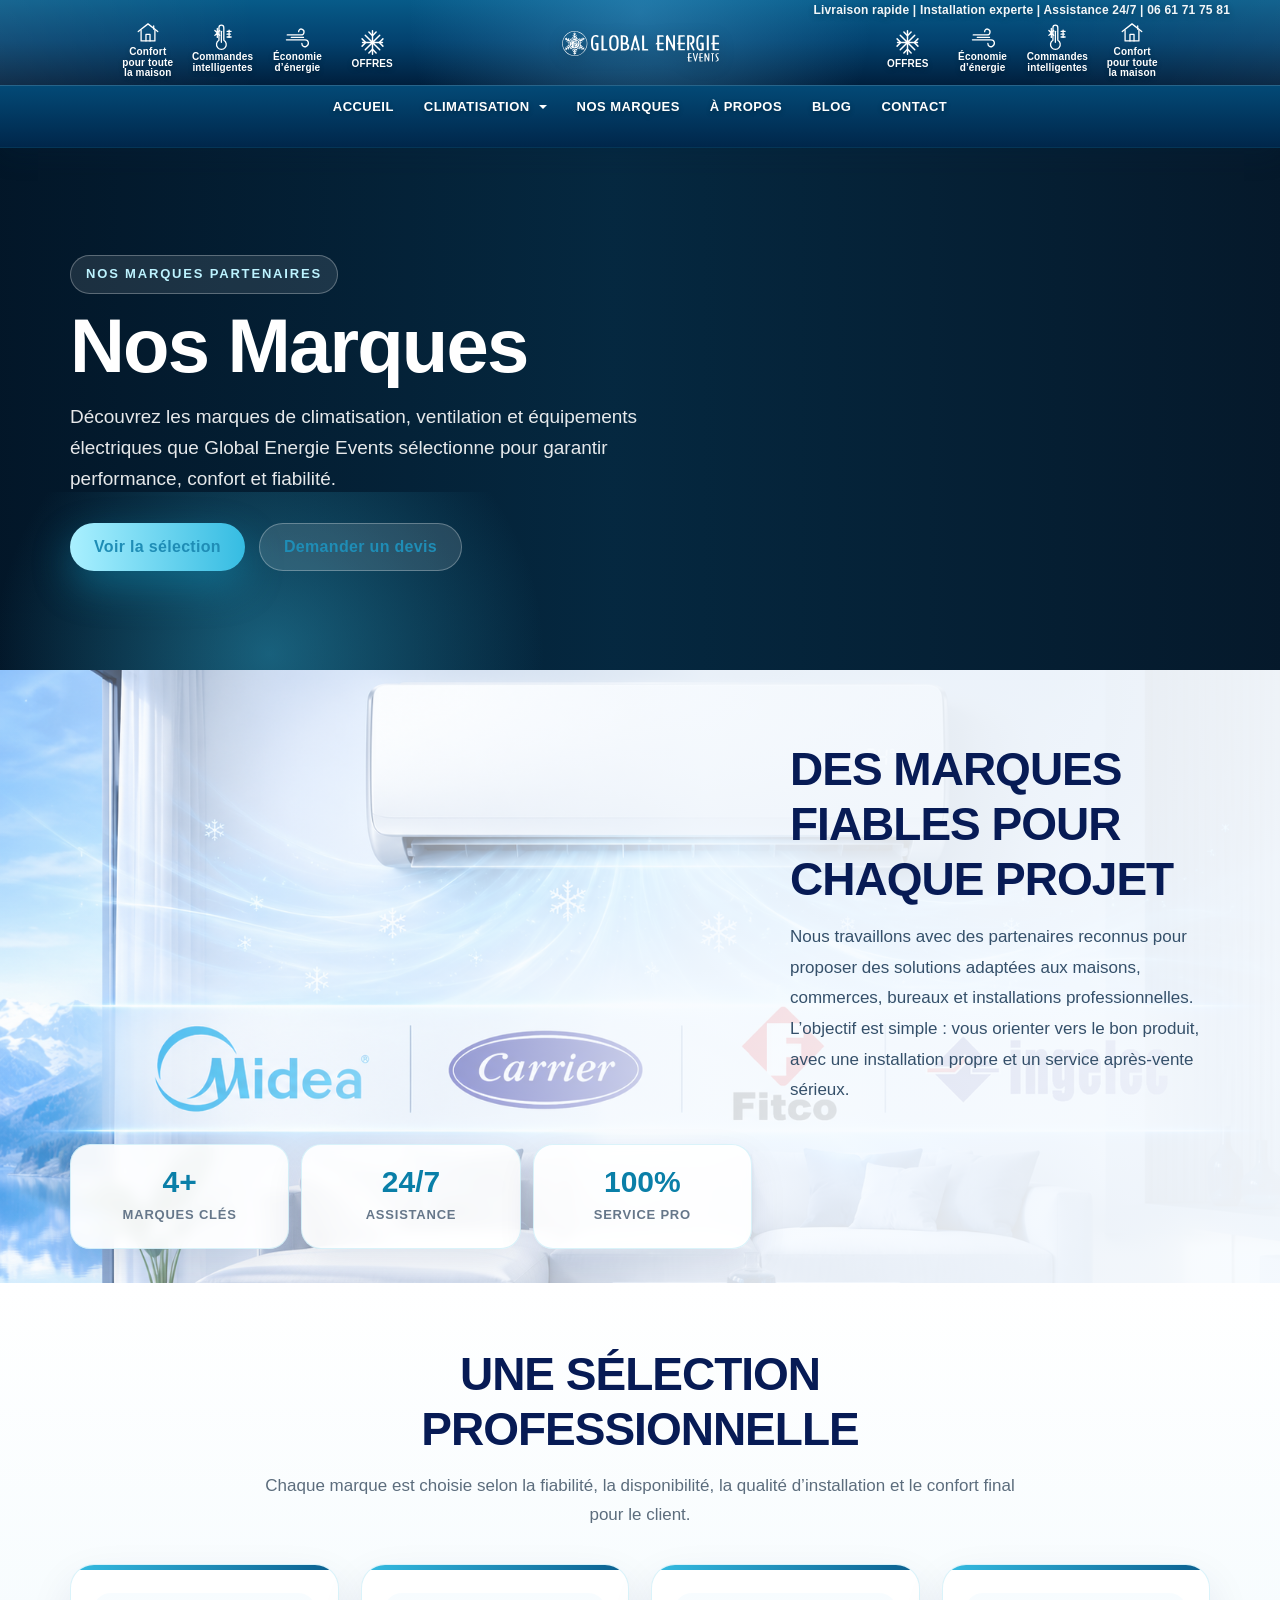
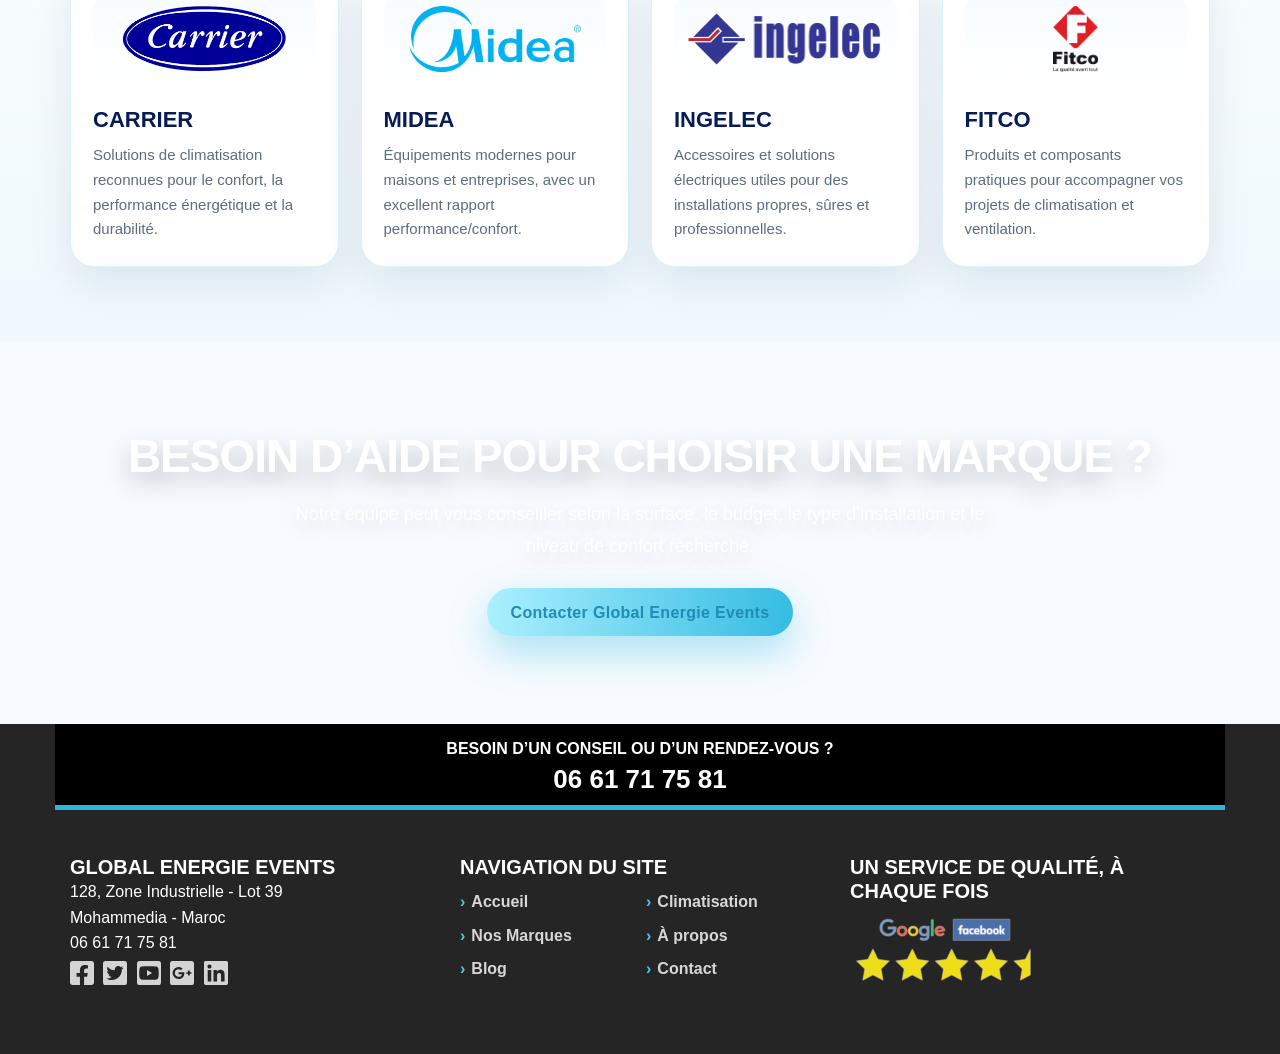
<file: Nos Marques.html>
<!DOCTYPE html>

<html lang="fr"><head><meta content="text/html; charset=utf-8" http-equiv="Content-Type"/>
<title itemprop="name">Nos Marques - Global Energie Events</title>
<meta content="IE=edge,chrome=1" http-equiv="X-UA-Compatible"/>
<meta content="width=device-width, initial-scale=1.0" name="viewport"/>
<meta content="Global Energie Events" name="author"/>
<meta content="#f2f2f2" name="msapplication-TileColor"/>
<meta content="#" name="msapplication-config"/>
<meta content="#f2f2f2" name="theme-color"/>
<meta content="telephone=yes" name="format-detection"/>
<link href="./assets/css" rel="stylesheet"/>
<!-- Snap Pixel Code -->
<!-- End Snap Pixel Code -->
<title>Global Energie Events</title>
<!-- Scheduling -->
<meta content="index, follow, max-image-preview:large, max-snippet:-1, max-video-preview:-1" name="robots"/>
<!-- This site is optimized with the Yoast SEO plugin v27.7 - # -->
<meta content="Service de climatisation, ventilation, chauffage, installation et maintenance au Maroc." name="description"/>
<meta content="fr_FR" property="og:locale"/>
<meta content="website" property="og:type"/>
<meta content="Global Energie Events - Climatisation, ventilation et chauffage au Maroc" property="og:title"/>
<meta content="Service de climatisation, ventilation, chauffage, installation et maintenance au Maroc." property="og:description"/>
<meta content="#" property="og:url"/>
<meta content="Global Energie Events" property="og:site_name"/>
<meta content="2026-04-07T20:28:23+00:00" property="article:modified_time"/>
<meta content="summary_large_image" name="twitter:card"/>
<!-- / Yoast SEO plugin. -->
<style id="wp-img-auto-sizes-contain-inline-css" type="text/css">
img:is([sizes=auto i],[sizes^="auto," i]){contain-intrinsic-size:3000px 1500px}
/*# sourceURL=wp-img-auto-sizes-contain-inline-css */
</style>
<style id="wp-block-library-inline-css" type="text/css">
:root{--wp-block-synced-color:#7a00df;--wp-block-synced-color--rgb:122,0,223;--wp-bound-block-color:var(--wp-block-synced-color);--wp-editor-canvas-background:#ddd;--wp-admin-theme-color:#007cba;--wp-admin-theme-color--rgb:0,124,186;--wp-admin-theme-color-darker-10:#006ba1;--wp-admin-theme-color-darker-10--rgb:0,107,160.5;--wp-admin-theme-color-darker-20:#005a87;--wp-admin-theme-color-darker-20--rgb:0,90,135;--wp-admin-border-width-focus:2px}@media (min-resolution:192dpi){:root{--wp-admin-border-width-focus:1.5px}}.wp-element-button{cursor:pointer}:root .has-very-light-gray-background-color{background-color:#eee}:root .has-very-dark-gray-background-color{background-color:#313131}:root .has-very-light-gray-color{color:#eee}:root .has-very-dark-gray-color{color:#313131}:root .has-vivid-green-cyan-to-vivid-cyan-blue-gradient-background{background:linear-gradient(135deg,#00d084,#0693e3)}:root .has-purple-crush-gradient-background{background:linear-gradient(135deg,#34e2e4,#4721fb 50%,#ab1dfe)}:root .has-hazy-dawn-gradient-background{background:linear-gradient(135deg,#faaca8,#dad0ec)}:root .has-subdued-olive-gradient-background{background:linear-gradient(135deg,#fafae1,#67a671)}:root .has-atomic-cream-gradient-background{background:linear-gradient(135deg,#fdd79a,#004a59)}:root .has-nightshade-gradient-background{background:linear-gradient(135deg,#330968,#31cdcf)}:root .has-midnight-gradient-background{background:linear-gradient(135deg,#020381,#2874fc)}:root{--wp--preset--font-size--normal:16px;--wp--preset--font-size--huge:42px}.has-regular-font-size{font-size:1em}.has-larger-font-size{font-size:2.625em}.has-normal-font-size{font-size:var(--wp--preset--font-size--normal)}.has-huge-font-size{font-size:var(--wp--preset--font-size--huge)}.has-text-align-center{text-align:center}.has-text-align-left{text-align:left}.has-text-align-right{text-align:right}.has-fit-text{white-space:nowrap!important}#end-resizable-editor-section{display:none}.aligncenter{clear:both}.items-justified-left{justify-content:flex-start}.items-justified-center{justify-content:center}.items-justified-right{justify-content:flex-end}.items-justified-space-between{justify-content:space-between}.screen-reader-text{border:0;clip-path:inset(50%);height:1px;margin:-1px;overflow:hidden;padding:0;position:absolute;width:1px;word-wrap:normal!important}.screen-reader-text:focus{background-color:#ddd;clip-path:none;color:#444;display:block;font-size:1em;height:auto;left:5px;line-height:normal;padding:15px 23px 14px;text-decoration:none;top:5px;width:auto;z-index:100000}html :where(.has-border-color){border-style:solid}html :where([style*=border-top-color]){border-top-style:solid}html :where([style*=border-right-color]){border-right-style:solid}html :where([style*=border-bottom-color]){border-bottom-style:solid}html :where([style*=border-left-color]){border-left-style:solid}html :where([style*=border-width]){border-style:solid}html :where([style*=border-top-width]){border-top-style:solid}html :where([style*=border-right-width]){border-right-style:solid}html :where([style*=border-bottom-width]){border-bottom-style:solid}html :where([style*=border-left-width]){border-left-style:solid}html :where(img[class*=wp-image-]){height:auto;max-width:100%}:where(figure){margin:0 0 1em}html :where(.is-position-sticky){--wp-admin--admin-bar--position-offset:var(--wp-admin--admin-bar--height,0px)}@media screen and (max-width:600px){html :where(.is-position-sticky){--wp-admin--admin-bar--position-offset:0px}}

/*# sourceURL=wp-block-library-inline-css */
</style>
<style id="wp-block-button-inline-css" type="text/css">
.wp-block-button__link{align-content:center;box-sizing:border-box;cursor:pointer;display:inline-block;height:100%;text-align:center;word-break:break-word}.wp-block-button__link.aligncenter{text-align:center}.wp-block-button__link.alignright{text-align:right}:where(.wp-block-button__link){border-radius:9999px;box-shadow:none;padding:calc(.667em + 2px) calc(1.333em + 2px);text-decoration:none}.wp-block-button[style*=text-decoration] .wp-block-button__link{text-decoration:inherit}.wp-block-buttons>.wp-block-button.has-custom-width{max-width:none}.wp-block-buttons>.wp-block-button.has-custom-width .wp-block-button__link{width:100%}.wp-block-buttons>.wp-block-button.has-custom-font-size .wp-block-button__link{font-size:inherit}.wp-block-buttons>.wp-block-button.wp-block-button__width-25{width:calc(25% - var(--wp--style--block-gap, .5em)*.75)}.wp-block-buttons>.wp-block-button.wp-block-button__width-50{width:calc(50% - var(--wp--style--block-gap, .5em)*.5)}.wp-block-buttons>.wp-block-button.wp-block-button__width-75{width:calc(75% - var(--wp--style--block-gap, .5em)*.25)}.wp-block-buttons>.wp-block-button.wp-block-button__width-100{flex-basis:100%;width:100%}.wp-block-buttons.is-vertical>.wp-block-button.wp-block-button__width-25{width:25%}.wp-block-buttons.is-vertical>.wp-block-button.wp-block-button__width-50{width:50%}.wp-block-buttons.is-vertical>.wp-block-button.wp-block-button__width-75{width:75%}.wp-block-button.is-style-squared,.wp-block-button__link.wp-block-button.is-style-squared{border-radius:0}.wp-block-button.no-border-radius,.wp-block-button__link.no-border-radius{border-radius:0!important}:root :where(.wp-block-button .wp-block-button__link.is-style-outline),:root :where(.wp-block-button.is-style-outline>.wp-block-button__link){border:2px solid;padding:.667em 1.333em}:root :where(.wp-block-button .wp-block-button__link.is-style-outline:not(.has-text-color)),:root :where(.wp-block-button.is-style-outline>.wp-block-button__link:not(.has-text-color)){color:currentColor}:root :where(.wp-block-button .wp-block-button__link.is-style-outline:not(.has-background)),:root :where(.wp-block-button.is-style-outline>.wp-block-button__link:not(.has-background)){background-color:initial;background-image:none}
/*# sourceURL=# */
</style>
<style id="wp-block-heading-inline-css" type="text/css">
h1:where(.wp-block-heading).has-background,h2:where(.wp-block-heading).has-background,h3:where(.wp-block-heading).has-background,h4:where(.wp-block-heading).has-background,h5:where(.wp-block-heading).has-background,h6:where(.wp-block-heading).has-background{padding:1.25em 2.375em}h1.has-text-align-left[style*=writing-mode]:where([style*=vertical-lr]),h1.has-text-align-right[style*=writing-mode]:where([style*=vertical-rl]),h2.has-text-align-left[style*=writing-mode]:where([style*=vertical-lr]),h2.has-text-align-right[style*=writing-mode]:where([style*=vertical-rl]),h3.has-text-align-left[style*=writing-mode]:where([style*=vertical-lr]),h3.has-text-align-right[style*=writing-mode]:where([style*=vertical-rl]),h4.has-text-align-left[style*=writing-mode]:where([style*=vertical-lr]),h4.has-text-align-right[style*=writing-mode]:where([style*=vertical-rl]),h5.has-text-align-left[style*=writing-mode]:where([style*=vertical-lr]),h5.has-text-align-right[style*=writing-mode]:where([style*=vertical-rl]),h6.has-text-align-left[style*=writing-mode]:where([style*=vertical-lr]),h6.has-text-align-right[style*=writing-mode]:where([style*=vertical-rl]){rotate:180deg}
/*# sourceURL=# */
</style>
<style id="wp-block-list-inline-css" type="text/css">
ol,ul{box-sizing:border-box}:root :where(.wp-block-list.has-background){padding:1.25em 2.375em}
/*# sourceURL=# */
</style>
<style id="wp-block-columns-inline-css" type="text/css">
.wp-block-columns{box-sizing:border-box;display:flex;flex-wrap:wrap!important}@media (min-width:782px){.wp-block-columns{flex-wrap:nowrap!important}}.wp-block-columns{align-items:normal!important}.wp-block-columns.are-vertically-aligned-top{align-items:flex-start}.wp-block-columns.are-vertically-aligned-center{align-items:center}.wp-block-columns.are-vertically-aligned-bottom{align-items:flex-end}@media (max-width:781px){.wp-block-columns:not(.is-not-stacked-on-mobile)>.wp-block-column{flex-basis:100%!important}}@media (min-width:782px){.wp-block-columns:not(.is-not-stacked-on-mobile)>.wp-block-column{flex-basis:0;flex-grow:1}.wp-block-columns:not(.is-not-stacked-on-mobile)>.wp-block-column[style*=flex-basis]{flex-grow:0}}.wp-block-columns.is-not-stacked-on-mobile{flex-wrap:nowrap!important}.wp-block-columns.is-not-stacked-on-mobile>.wp-block-column{flex-basis:0;flex-grow:1}.wp-block-columns.is-not-stacked-on-mobile>.wp-block-column[style*=flex-basis]{flex-grow:0}:where(.wp-block-columns){margin-bottom:1.75em}:where(.wp-block-columns.has-background){padding:1.25em 2.375em}.wp-block-column{flex-grow:1;min-width:0;overflow-wrap:break-word;word-break:break-word}.wp-block-column.is-vertically-aligned-top{align-self:flex-start}.wp-block-column.is-vertically-aligned-center{align-self:center}.wp-block-column.is-vertically-aligned-bottom{align-self:flex-end}.wp-block-column.is-vertically-aligned-stretch{align-self:stretch}.wp-block-column.is-vertically-aligned-bottom,.wp-block-column.is-vertically-aligned-center,.wp-block-column.is-vertically-aligned-top{width:100%}
/*# sourceURL=# */
</style>
<style id="wp-block-paragraph-inline-css" type="text/css">
.is-small-text{font-size:.875em}.is-regular-text{font-size:1em}.is-large-text{font-size:2.25em}.is-larger-text{font-size:3em}.has-drop-cap:not(:focus):first-letter{float:left;font-size:8.4em;font-style:normal;font-weight:100;line-height:.68;margin:.05em .1em 0 0;text-transform:uppercase}body.rtl .has-drop-cap:not(:focus):first-letter{float:none;margin-left:.1em}p.has-drop-cap.has-background{overflow:hidden}:root :where(p.has-background){padding:1.25em 2.375em}:where(p.has-text-color:not(.has-link-color)) a{color:inherit}p.has-text-align-left[style*="writing-mode:vertical-lr"],p.has-text-align-right[style*="writing-mode:vertical-rl"]{rotate:180deg}
/*# sourceURL=# */
</style>
<style id="wp-block-spacer-inline-css" type="text/css">
.wp-block-spacer{clear:both}
/*# sourceURL=# */
</style>
<style id="classic-theme-styles-inline-css" type="text/css">
/*! This file is auto-generated */
.wp-block-button__link{color:#fff;background-color:#32373c;border-radius:9999px;box-shadow:none;text-decoration:none;padding:calc(.667em + 2px) calc(1.333em + 2px);font-size:1.125em}.wp-block-file__button{background:#32373c;color:#fff;text-decoration:none}
/*# sourceURL=/wp-includes/css/classic-themes.min.css */
</style>
<style id="global-styles-inline-css" type="text/css">
:root{--wp--preset--aspect-ratio--square: 1;--wp--preset--aspect-ratio--4-3: 4/3;--wp--preset--aspect-ratio--3-4: 3/4;--wp--preset--aspect-ratio--3-2: 3/2;--wp--preset--aspect-ratio--2-3: 2/3;--wp--preset--aspect-ratio--16-9: 16/9;--wp--preset--aspect-ratio--9-16: 9/16;--wp--preset--color--black: #000000;--wp--preset--color--cyan-bluish-gray: #abb8c3;--wp--preset--color--white: #ffffff;--wp--preset--color--pale-pink: #f78da7;--wp--preset--color--vivid-red: #cf2e2e;--wp--preset--color--luminous-vivid-orange: #ff6900;--wp--preset--color--luminous-vivid-amber: #fcb900;--wp--preset--color--light-green-cyan: #7bdcb5;--wp--preset--color--vivid-green-cyan: #00d084;--wp--preset--color--pale-cyan-blue: #8ed1fc;--wp--preset--color--vivid-cyan-blue: #0693e3;--wp--preset--color--vivid-purple: #9b51e0;--wp--preset--gradient--vivid-cyan-blue-to-vivid-purple: linear-gradient(135deg,rgb(6,147,227) 0%,rgb(155,81,224) 100%);--wp--preset--gradient--light-green-cyan-to-vivid-green-cyan: linear-gradient(135deg,rgb(122,220,180) 0%,rgb(0,208,130) 100%);--wp--preset--gradient--luminous-vivid-amber-to-luminous-vivid-orange: linear-gradient(135deg,rgb(252,185,0) 0%,rgb(255,105,0) 100%);--wp--preset--gradient--luminous-vivid-orange-to-vivid-red: linear-gradient(135deg,rgb(255,105,0) 0%,rgb(207,46,46) 100%);--wp--preset--gradient--very-light-gray-to-cyan-bluish-gray: linear-gradient(135deg,rgb(238,238,238) 0%,rgb(169,184,195) 100%);--wp--preset--gradient--cool-to-warm-spectrum: linear-gradient(135deg,rgb(74,234,220) 0%,rgb(151,120,209) 20%,rgb(207,42,186) 40%,rgb(238,44,130) 60%,rgb(251,105,98) 80%,rgb(254,248,76) 100%);--wp--preset--gradient--blush-light-purple: linear-gradient(135deg,rgb(255,206,236) 0%,rgb(152,150,240) 100%);--wp--preset--gradient--blush-bordeaux: linear-gradient(135deg,rgb(254,205,165) 0%,rgb(254,45,45) 50%,rgb(107,0,62) 100%);--wp--preset--gradient--luminous-dusk: linear-gradient(135deg,rgb(255,203,112) 0%,rgb(199,81,192) 50%,rgb(65,88,208) 100%);--wp--preset--gradient--pale-ocean: linear-gradient(135deg,rgb(255,245,203) 0%,rgb(182,227,212) 50%,rgb(51,167,181) 100%);--wp--preset--gradient--electric-grass: linear-gradient(135deg,rgb(202,248,128) 0%,rgb(113,206,126) 100%);--wp--preset--gradient--midnight: linear-gradient(135deg,rgb(2,3,129) 0%,rgb(40,116,252) 100%);--wp--preset--font-size--small: 13px;--wp--preset--font-size--medium: 20px;--wp--preset--font-size--large: 36px;--wp--preset--font-size--x-large: 42px;--wp--preset--spacing--20: 0.44rem;--wp--preset--spacing--30: 0.67rem;--wp--preset--spacing--40: 1rem;--wp--preset--spacing--50: 1.5rem;--wp--preset--spacing--60: 2.25rem;--wp--preset--spacing--70: 3.38rem;--wp--preset--spacing--80: 5.06rem;--wp--preset--shadow--natural: 6px 6px 9px rgba(0, 0, 0, 0.2);--wp--preset--shadow--deep: 12px 12px 50px rgba(0, 0, 0, 0.4);--wp--preset--shadow--sharp: 6px 6px 0px rgba(0, 0, 0, 0.2);--wp--preset--shadow--outlined: 6px 6px 0px -3px rgb(255, 255, 255), 6px 6px rgb(0, 0, 0);--wp--preset--shadow--crisp: 6px 6px 0px rgb(0, 0, 0);}:where(.is-layout-flex){gap: 0.5em;}:where(.is-layout-grid){gap: 0.5em;}body .is-layout-flex{display: flex;}.is-layout-flex{flex-wrap: wrap;align-items: center;}.is-layout-flex > :is(*, div){margin: 0;}body .is-layout-grid{display: grid;}.is-layout-grid > :is(*, div){margin: 0;}:where(.wp-block-columns.is-layout-flex){gap: 2em;}:where(.wp-block-columns.is-layout-grid){gap: 2em;}:where(.wp-block-post-template.is-layout-flex){gap: 1.25em;}:where(.wp-block-post-template.is-layout-grid){gap: 1.25em;}.has-black-color{color: var(--wp--preset--color--black) !important;}.has-cyan-bluish-gray-color{color: var(--wp--preset--color--cyan-bluish-gray) !important;}.has-white-color{color: var(--wp--preset--color--white) !important;}.has-pale-pink-color{color: var(--wp--preset--color--pale-pink) !important;}.has-vivid-red-color{color: var(--wp--preset--color--vivid-red) !important;}.has-luminous-vivid-orange-color{color: var(--wp--preset--color--luminous-vivid-orange) !important;}.has-luminous-vivid-amber-color{color: var(--wp--preset--color--luminous-vivid-amber) !important;}.has-light-green-cyan-color{color: var(--wp--preset--color--light-green-cyan) !important;}.has-vivid-green-cyan-color{color: var(--wp--preset--color--vivid-green-cyan) !important;}.has-pale-cyan-blue-color{color: var(--wp--preset--color--pale-cyan-blue) !important;}.has-vivid-cyan-blue-color{color: var(--wp--preset--color--vivid-cyan-blue) !important;}.has-vivid-purple-color{color: var(--wp--preset--color--vivid-purple) !important;}.has-black-background-color{background-color: var(--wp--preset--color--black) !important;}.has-cyan-bluish-gray-background-color{background-color: var(--wp--preset--color--cyan-bluish-gray) !important;}.has-white-background-color{background-color: var(--wp--preset--color--white) !important;}.has-pale-pink-background-color{background-color: var(--wp--preset--color--pale-pink) !important;}.has-vivid-red-background-color{background-color: var(--wp--preset--color--vivid-red) !important;}.has-luminous-vivid-orange-background-color{background-color: var(--wp--preset--color--luminous-vivid-orange) !important;}.has-luminous-vivid-amber-background-color{background-color: var(--wp--preset--color--luminous-vivid-amber) !important;}.has-light-green-cyan-background-color{background-color: var(--wp--preset--color--light-green-cyan) !important;}.has-vivid-green-cyan-background-color{background-color: var(--wp--preset--color--vivid-green-cyan) !important;}.has-pale-cyan-blue-background-color{background-color: var(--wp--preset--color--pale-cyan-blue) !important;}.has-vivid-cyan-blue-background-color{background-color: var(--wp--preset--color--vivid-cyan-blue) !important;}.has-vivid-purple-background-color{background-color: var(--wp--preset--color--vivid-purple) !important;}.has-black-border-color{border-color: var(--wp--preset--color--black) !important;}.has-cyan-bluish-gray-border-color{border-color: var(--wp--preset--color--cyan-bluish-gray) !important;}.has-white-border-color{border-color: var(--wp--preset--color--white) !important;}.has-pale-pink-border-color{border-color: var(--wp--preset--color--pale-pink) !important;}.has-vivid-red-border-color{border-color: var(--wp--preset--color--vivid-red) !important;}.has-luminous-vivid-orange-border-color{border-color: var(--wp--preset--color--luminous-vivid-orange) !important;}.has-luminous-vivid-amber-border-color{border-color: var(--wp--preset--color--luminous-vivid-amber) !important;}.has-light-green-cyan-border-color{border-color: var(--wp--preset--color--light-green-cyan) !important;}.has-vivid-green-cyan-border-color{border-color: var(--wp--preset--color--vivid-green-cyan) !important;}.has-pale-cyan-blue-border-color{border-color: var(--wp--preset--color--pale-cyan-blue) !important;}.has-vivid-cyan-blue-border-color{border-color: var(--wp--preset--color--vivid-cyan-blue) !important;}.has-vivid-purple-border-color{border-color: var(--wp--preset--color--vivid-purple) !important;}.has-vivid-cyan-blue-to-vivid-purple-gradient-background{background: var(--wp--preset--gradient--vivid-cyan-blue-to-vivid-purple) !important;}.has-light-green-cyan-to-vivid-green-cyan-gradient-background{background: var(--wp--preset--gradient--light-green-cyan-to-vivid-green-cyan) !important;}.has-luminous-vivid-amber-to-luminous-vivid-orange-gradient-background{background: var(--wp--preset--gradient--luminous-vivid-amber-to-luminous-vivid-orange) !important;}.has-luminous-vivid-orange-to-vivid-red-gradient-background{background: var(--wp--preset--gradient--luminous-vivid-orange-to-vivid-red) !important;}.has-very-light-gray-to-cyan-bluish-gray-gradient-background{background: var(--wp--preset--gradient--very-light-gray-to-cyan-bluish-gray) !important;}.has-cool-to-warm-spectrum-gradient-background{background: var(--wp--preset--gradient--cool-to-warm-spectrum) !important;}.has-blush-light-purple-gradient-background{background: var(--wp--preset--gradient--blush-light-purple) !important;}.has-blush-bordeaux-gradient-background{background: var(--wp--preset--gradient--blush-bordeaux) !important;}.has-luminous-dusk-gradient-background{background: var(--wp--preset--gradient--luminous-dusk) !important;}.has-pale-ocean-gradient-background{background: var(--wp--preset--gradient--pale-ocean) !important;}.has-electric-grass-gradient-background{background: var(--wp--preset--gradient--electric-grass) !important;}.has-midnight-gradient-background{background: var(--wp--preset--gradient--midnight) !important;}.has-small-font-size{font-size: var(--wp--preset--font-size--small) !important;}.has-medium-font-size{font-size: var(--wp--preset--font-size--medium) !important;}.has-large-font-size{font-size: var(--wp--preset--font-size--large) !important;}.has-x-large-font-size{font-size: var(--wp--preset--font-size--x-large) !important;}
:where(.wp-block-columns.is-layout-flex){gap: 2em;}:where(.wp-block-columns.is-layout-grid){gap: 2em;}
/*# sourceURL=global-styles-inline-css */
</style>
<link href="./assets/bootstrap.min.css" id="bootstrap-css" media="all" rel="stylesheet"/>
<link href="./assets/style.css" id="my-style-css" media="all" rel="stylesheet"/>
<script id="jquery-core-js" src="./assets/jquery.min.js" type="text/javascript"></script>
<script async="async" defer="defer" src="./assets/jquery-migrate.min.js" type="text/javascript"></script>
<script id="bootstrap-js-js" src="./assets/bootstrap.min.js" type="text/javascript"></script>
<script id="matchheight-js-js" src="./assets/jquery.matchHeight.js" type="text/javascript"></script>
<script id="main-js-js" src="./assets/scripts.js" type="text/javascript"></script>
<script id="fitvids-js-js" src="./assets/jquery.fitvids.js" type="text/javascript"></script>
<meta content="eyJyIjoiMTowITc6MCEzMDowIiwibyI6Imh0dHBzOlwvXC9yZWRkaWh2YWMuY29tP3RpLW9ubGluZS11c2Vycy1nb29nbGU9MSZhbXA7cD0lMkYmYW1wO193cG5vbmNlPTUyNDliYmJhOWEifQ==" name="ti-site-data"/><style id="core-block-supports-inline-css" type="text/css">
.wp-container-core-columns-is-layout-9d6595d7{flex-wrap:nowrap;}
/*# sourceURL=core-block-supports-inline-css */
</style>
<style id="fit-vids-style">.fluid-width-video-wrapper{width:100%;position:relative;padding:0;}.fluid-width-video-wrapper iframe,.fluid-width-video-wrapper object,.fluid-width-video-wrapper embed {position:absolute;top:0;left:0;width:100%;height:100%;}</style><link href="./assets/css(1)" media="screen" rel="stylesheet" type="text/css"/><style>.offline-form-note{font-size:14px;line-height:1.4;padding:10px 12px;margin:0 0 12px;border:1px solid #ddd;border-radius:6px;background:#fafafa}.offline-success-message{margin-top:12px;padding:10px 12px;border:1px solid #9bc59b;border-radius:6px;background:#f3fff3;font-weight:600}.offline-link{cursor:default}</style>
<link href="./assets/offline-fix.css" rel="stylesheet"/>
<link href="./assets/ice-blue-theme.css" rel="stylesheet"/>
<link href="./assets/offline-final.css" rel="stylesheet"/>
<link href="./assets/contact-page.css" rel="stylesheet"/>
<link href="./assets/nos-marques-page.css" rel="stylesheet"/></head><body class="nos-marques-page"><header class="main ge-header">
<div class="ge-header__bar">
<div class="ge-header__service-line">Livraison rapide | Installation experte | Assistance 24/7 | 06 61 71 75 81</div>
<div class="ge-header__inner">
<div aria-label="Avantages du service" class="ge-features ge-features--left">
<div class="ge-feature">
<svg aria-hidden="true" viewbox="0 0 64 64"><path d="M8 31 32 12l24 19"></path><path d="M15 28v26h34V28"></path><path d="M27 54V38h10v16"></path><path d="M46 17v8"></path></svg>
<span>Confort<br/>pour toute la maison</span>
</div>
<div class="ge-feature">
<svg aria-hidden="true" viewbox="0 0 64 64"><path d="M34 9v31a12 12 0 1 1-12 0V9a6 6 0 0 1 12 0Z"></path><path d="M28 45V18"></path><path d="M47 15v18"></path><path d="M42 18h10M42 25h8M42 32h10"></path><path d="M12 16l12 12M24 16L12 28M18 11v22"></path></svg>
<span>Commandes<br/>intelligentes</span>
</div>
<div class="ge-feature">
<svg aria-hidden="true" viewbox="0 0 64 64"><path d="M8 27h34c8 0 10-11 3-14-5-2-9 1-9 6"></path><path d="M6 39h46c9 0 11 12 3 16-6 3-11-1-11-7"></path><path d="M18 33h30"></path></svg>
<span>Économie<br/>d’énergie</span>
</div>
<div class="ge-feature ge-feature--special">
<svg aria-hidden="true" viewbox="0 0 64 64"><path d="M32 6v52M10 32h44M16 16l32 32M48 16 16 48"></path><path d="m24 9 8 8 8-8M24 55l8-8 8 8M9 24l8 8-8 8M55 24l-8 8 8 8"></path></svg>
<span>Offres</span>
</div>
</div>
<a aria-label="Accueil Global Energie Events" class="ge-brand offline-link" href="index.html">
<img alt="Logo Global Energie Events" src="./assets/logo.svg"/>
</a>
<div aria-label="Avantages du service" class="ge-features ge-features--right">
<div class="ge-feature ge-feature--special">
<svg aria-hidden="true" viewbox="0 0 64 64"><path d="M32 6v52M10 32h44M16 16l32 32M48 16 16 48"></path><path d="m24 9 8 8 8-8M24 55l8-8 8 8M9 24l8 8-8 8M55 24l-8 8 8 8"></path></svg>
<span>Offres</span>
</div>
<div class="ge-feature">
<svg aria-hidden="true" viewbox="0 0 64 64"><path d="M8 27h34c8 0 10-11 3-14-5-2-9 1-9 6"></path><path d="M6 39h46c9 0 11 12 3 16-6 3-11-1-11-7"></path><path d="M18 33h30"></path></svg>
<span>Économie<br/>d’énergie</span>
</div>
<div class="ge-feature">
<svg aria-hidden="true" viewbox="0 0 64 64"><path d="M34 9v31a12 12 0 1 1-12 0V9a6 6 0 0 1 12 0Z"></path><path d="M28 45V18"></path><path d="M47 15v18"></path><path d="M42 18h10M42 25h8M42 32h10"></path><path d="M12 16l12 12M24 16L12 28M18 11v22"></path></svg>
<span>Commandes<br/>intelligentes</span>
</div>
<div class="ge-feature">
<svg aria-hidden="true" viewbox="0 0 64 64"><path d="M8 31 32 12l24 19"></path><path d="M15 28v26h34V28"></path><path d="M27 54V38h10v16"></path><path d="M46 17v8"></path></svg>
<span>Confort<br/>pour toute la maison</span>
</div>
</div>
</div>
</div>
<nav class="navbar navbar-default ge-nav" role="navigation">
<div class="container">
<div class="navbar-header">
<button aria-expanded="false" class="navbar-toggle collapsed" data-target="#bs-example-navbar-collapse-1" data-toggle="collapse" type="button">
<span class="sr-only">Ouvrir la navigation</span>
<span class="icon-bar"></span>
<span class="icon-bar"></span>
<span class="icon-bar"></span>
</button>
</div>
<div class="collapse navbar-collapse" id="bs-example-navbar-collapse-1"><ul class="nav navbar-nav" id="menu-main-navigation">
<li class="menu-item menu-item-type-custom menu-item-object-custom menu-item-1" id="menu-item-custom-1" itemscope="itemscope" itemtype="#"><a class="offline-link" href="index.html" title="Accueil">Accueil</a></li>
<li class="menu-item menu-item-type-custom menu-item-object-custom menu-item-2 dropdown" id="menu-item-custom-2" itemscope="itemscope" itemtype="#">
<a aria-expanded="false" aria-haspopup="true" class="dropdown-toggle" data-toggle="dropdown" href="#" role="button" title="Climatisation">Climatisation <span class="caret"></span></a>
<ul class="dropdown-menu climatisation-submenu" role="menu">

<li><a href="products.html" title="Produits">Produits</a></li>
<li class=""><a href="index.html#installation" title="Installation">Installation</a></li>
</ul>
</li>
<li class="menu-item menu-item-type-custom menu-item-object-custom menu-item-4 active" id="menu-item-custom-4" itemscope="itemscope" itemtype="#"><a class="offline-link" href="Nos Marques.html" title="Nos Marques">Nos Marques</a></li>
<li class="menu-item menu-item-type-custom menu-item-object-custom menu-item-5" id="menu-item-custom-5" itemscope="itemscope" itemtype="#"><a class="offline-link" href="apropos.html" title="À propos">À propos</a></li>
<li class="menu-item menu-item-type-custom menu-item-object-custom menu-item-6" id="menu-item-custom-6" itemscope="itemscope" itemtype="#"><a class="offline-link" href="blog.html" title="Blog">Blog</a></li>
<li class="menu-item menu-item-type-custom menu-item-object-custom menu-item-7" id="menu-item-custom-7" itemscope="itemscope" itemtype="#"><a class="offline-link" href="contact.html" title="Contact">Contact</a></li>
</ul></div>
</div>
</nav>
</header>
<main class="ge-nos-marques-main">
<section aria-label="Nos marques partenaires" class="ge-brands-semihero">
<video autoplay="" class="ge-brands-semihero__video" loop="" muted="" playsinline="" preload="metadata">
<source src="./assets/nos-marques-hero.mp4" type="video/mp4"/>
</video>
<div class="container">
<div class="ge-brands-semihero__content">
<span class="ge-brands-semihero__eyebrow">Nos marques partenaires</span>
<h1>Nos Marques</h1>
<p>Découvrez les marques de climatisation, ventilation et équipements électriques que Global Energie Events sélectionne pour garantir performance, confort et fiabilité.</p>
<div class="ge-brands-semihero__actions">
<a class="ge-brands-btn" href="#selection-professionnelle">Voir la sélection</a>
<a class="ge-brands-btn ge-brands-btn--ghost" href="contact.html">Demander un devis</a>
</div>
</div>
</div>
</section>
<section aria-label="Pourquoi nos marques" class="ge-brands-intro">
<div class="container ge-brands-intro__grid">
<div>
<h2>Des marques fiables pour chaque projet</h2>
<p>Nous travaillons avec des partenaires reconnus pour proposer des solutions adaptées aux maisons, commerces, bureaux et installations professionnelles. L’objectif est simple : vous orienter vers le bon produit, avec une installation propre et un service après-vente sérieux.</p>
</div>
<div aria-label="Nos engagements" class="ge-brands-stats">
<div class="ge-brands-stat"><strong>4+</strong><span>Marques clés</span></div>
<div class="ge-brands-stat"><strong>24/7</strong><span>Assistance</span></div>
<div class="ge-brands-stat"><strong>100%</strong><span>Service pro</span></div>
</div>
</div>
</section>
<section aria-label="Détails des marques" class="ge-brand-grid-section" id="selection-professionnelle">
<div class="container">
<div class="ge-brand-grid-section__header">
<h2>Une sélection professionnelle</h2>
<p>Chaque marque est choisie selon la fiabilité, la disponibilité, la qualité d’installation et le confort final pour le client.</p>
</div>
<div class="ge-brand-grid">
<article class="ge-brand-detail-card">
<div class="ge-brand-detail-logo"><img alt="Carrier" src="./assets/brand-carrier.png"/></div>
<h3>Carrier</h3>
<p>Solutions de climatisation reconnues pour le confort, la performance énergétique et la durabilité.</p>
</article>
<article class="ge-brand-detail-card">
<div class="ge-brand-detail-logo"><img alt="Midea" src="./assets/brand-midea.png"/></div>
<h3>Midea</h3>
<p>Équipements modernes pour maisons et entreprises, avec un excellent rapport performance/confort.</p>
</article>
<article class="ge-brand-detail-card">
<div class="ge-brand-detail-logo"><img alt="Ingelec" src="./assets/brand-ingelec.png"/></div>
<h3>Ingelec</h3>
<p>Accessoires et solutions électriques utiles pour des installations propres, sûres et professionnelles.</p>
</article>
<article class="ge-brand-detail-card">
<div class="ge-brand-detail-logo"><img alt="Fitco" src="./assets/brand-fitco.png"/></div>
<h3>Fitco</h3>
<p>Produits et composants pratiques pour accompagner vos projets de climatisation et ventilation.</p>
</article>
</div>
</div>
</section>
<section aria-label="Demander conseil" class="ge-brand-cta">
<div class="container">
<h2>Besoin d’aide pour choisir une marque ?</h2>
<p>Notre équipe peut vous conseiller selon la surface, le budget, le type d’installation et le niveau de confort recherché.</p>
<a class="ge-brands-btn" href="contact.html">Contacter Global Energie Events</a>
</div>
</section>
</main>
<footer>
<div class="container schedule-wrap">
<h5>Besoin d’un conseil ou d’un rendez-vous ?</h5>
<span class="phone">06 61 71 75 81</span>
</div>
<div class="container info-wrap">
<div class="row">
<div class="col-xs-12 col-sm-6 col-md-4 equal">
<h4>Global Energie Events</h4>
				128, Zone Industrielle - Lot 39<br/>
				Mohammedia - Maroc<br/>
<span class="phone">06 61 71 75 81</span>
<div class="social-wrap">
<a aria-label="Aimer Global Energie Events sur Facebook" class="offline-link" href="#" target="_blank">
<svg aria-hidden="true" class="icon" focusable="false" height="24" viewbox="0 0 24 24" width="24" xmlns="#">
<path d="M23.25.75c.48.48.75 1.14.75 1.82v18.86c0 .68-.27 1.34-.75 1.82s-1.14.75-1.82.75h-7.35v-8.16h3.09l.59-3.84h-3.68V9.51c0-1.05.51-2.07 2.17-2.07h1.68V4.17s-1.52-.26-2.97-.26c-3.04 0-5.02 1.84-5.02 5.17v2.93H6.56v3.84h3.38v8.16H2.57c-.68 0-1.34-.27-1.82-.75S0 22.12 0 21.44V2.57C0 1.89.27 1.23.75.75S1.89 0 2.57 0h18.86c.68 0 1.34.27 1.82.75Z" fill="#d4d4d4"></path>
</svg>
</a>
<a aria-label="Suivre Global Energie Events sur Twitter" class="offline-link" href="#" target="_blank">
<svg aria-hidden="true" class="icon" focusable="false" height="24" viewbox="0 0 24 24" width="24" xmlns="#">
<path d="M24 2.57v18.86A2.57 2.57 0 0 1 21.43 24H2.57A2.57 2.57 0 0 1 0 21.43V2.57A2.57 2.57 0 0 1 2.57 0h18.86A2.57 2.57 0 0 1 24 2.57Zm-3.43 4.11c-.63.27-1.32.47-2.02.55.73-.43 1.28-1.12 1.54-1.93-.68.4-1.44.7-2.23.85a3.477 3.477 0 0 0-2.57-1.11c-2.14 0-3.93 1.93-3.43 4.32a9.955 9.955 0 0 1-7.24-3.68c-.3.52-.48 1.12-.48 1.77 0 1.18.59 2.27 1.56 2.93-.57-.02-1.12-.18-1.59-.45v.04a3.52 3.52 0 0 0 2.81 3.45c-.56.14-1.04.14-1.59.06a3.525 3.525 0 0 0 3.28 2.44 7.08 7.08 0 0 1-4.36 1.5c-.29 0-.56-.01-.85-.04 1.55 1 3.4 1.57 5.4 1.57 6.46 0 10-5.35 10-10 0-.15 0-.3-.01-.46.69-.5 1.29-1.12 1.76-1.82Z" fill="#d4d4d4"></path>
</svg>
</a>
<a aria-label="Suivre Global Energie Events sur YouTube" class="offline-link" href="#" target="_blank">
<svg aria-hidden="true" class="icon" focusable="false" height="24" viewbox="0 0 24 24" width="24" xmlns="#">
<path d="M24 2.57v18.86A2.57 2.57 0 0 1 21.43 24H2.57A2.57 2.57 0 0 1 0 21.43V2.57A2.57 2.57 0 0 1 2.57 0h18.86A2.57 2.57 0 0 1 24 2.57Zm-2.25 9.44s0-3.19-.41-4.72c-.23-.85-.88-1.51-1.73-1.74-1.52-.41-7.62-.41-7.62-.41s-6.1 0-7.62.41c-.84.22-1.5.89-1.73 1.74-.41 1.53-.41 4.72-.41 4.72s0 3.19.41 4.73c.23.85.88 1.48 1.73 1.71 1.52.41 7.62.41 7.62.41s6.1 0 7.62-.41c.84-.22 1.5-.86 1.73-1.71.41-1.53.41-4.72.41-4.72Zm-11.74-2.9 5.1 2.9-5.1 2.9v-5.8Z" fill="#d4d4d4"></path>
</svg>
</a>
<a aria-label="Avis Global Energie Events sur Google" class="offline-link" href="#" target="_blank">
<svg aria-hidden="true" class="icon" focusable="false" height="24" viewbox="0 0 24 24" width="24" xmlns="#">
<path d="M21.43 0H2.57A2.57 2.57 0 0 0 0 2.57v18.86A2.57 2.57 0 0 0 2.57 24h18.86A2.57 2.57 0 0 0 24 21.43V2.57A2.57 2.57 0 0 0 21.43 0Zm-.01 11.14v1.72h-1.7v1.72H18v-1.72h-1.72v-1.72H18V9.43h1.72v1.71h1.7ZM8.58 18a6 6 0 1 1 0-12c1.51 0 2.91.53 4.01 1.56l-1.62 1.58c-.64-.62-1.52-.92-2.39-.92-2.08 0-3.74 1.71-3.74 3.77s1.66 3.78 3.74 3.78c1.58 0 3.14-.92 3.39-2.57H8.58v-2.07h5.66c.06.33.09.67.09 1.01 0 3.42-2.3 5.86-5.75 5.86Z" fill="#d4d4d4"></path>
</svg>
</a>
<a aria-label="Suivre Global Energie Events sur LinkedIn" class="offline-link" href="#" target="_blank">
<svg aria-hidden="true" class="icon" focusable="false" height="24" viewbox="0 0 24 24" width="24" xmlns="#">
<path d="M24 1.73v20.54c0 .95-.77 1.73-1.71 1.73H1.71C.77 24 0 23.22 0 22.27V1.73C0 .78.77 0 1.71 0h20.58C23.23 0 24 .78 24 1.73ZM7.54 5.49c0-1.14-.93-2.06-2.06-2.06s-2.06.93-2.06 2.06.92 2.06 2.06 2.06 2.06-.92 2.06-2.06Zm-.28 15.08V9.12H3.7v11.45h3.56Zm13.33-6.28c0-3.08-.67-5.46-4.27-5.46-1.73 0-2.89.95-3.37 1.85h-.05V9.12H9.49v11.45h3.56V14.9c0-1.5.28-2.94 2.14-2.94s1.85 1.71 1.85 3.04v5.57h3.56v-6.28Z" fill="#d4d4d4"></path>
</svg>
</a>
</div>
</div>
<div class="col-xs-12 col-sm-6 col-md-4 equal">
<h4>Navigation du site</h4>
<div class="menu-footer-navigation-container"><ul class="footer-nav" id="menu-footer-navigation"><li class="menu-item menu-item-type-custom menu-item-object-custom ge-footer-menu-1"><a class="offline-link" href="index.html" title="Accueil">Accueil</a></li><li class="menu-item menu-item-type-custom menu-item-object-custom ge-footer-menu-2"><a class="offline-link" href="index.html#installation" title="Climatisation">Climatisation</a></li><li class="menu-item menu-item-type-custom menu-item-object-custom ge-footer-menu-3 active"><a class="offline-link" href="Nos Marques.html" title="Nos Marques">Nos Marques</a></li><li class="menu-item menu-item-type-custom menu-item-object-custom ge-footer-menu-4"><a class="offline-link" href="apropos.html" title="À propos">À propos</a></li><li class="menu-item menu-item-type-custom menu-item-object-custom ge-footer-menu-5"><a class="offline-link" href="blog.html" title="Blog">Blog</a></li><li class="menu-item menu-item-type-custom menu-item-object-custom ge-footer-menu-6"><a class="offline-link" href="contact.html" title="Contact">Contact</a></li></ul></div> </div>
<div class="col-xs-12 col-sm-6 col-md-4 equal">
<h4>Un service de qualité, à chaque fois</h4>
<img alt="Avis Global Energie Events sur Facebook et Google" class="img-responsive review-logo" src="./assets/review-icons.png" title="Avis Global Energie Events sur Facebook et Google"/>
<!-- <a class="btn btn-block" href="#" target="_blank">Laisser un avis</a> -->
</div>
</div>
</div>
</footer><script src="./assets/contact-page.js"></script></body></html>
</file>
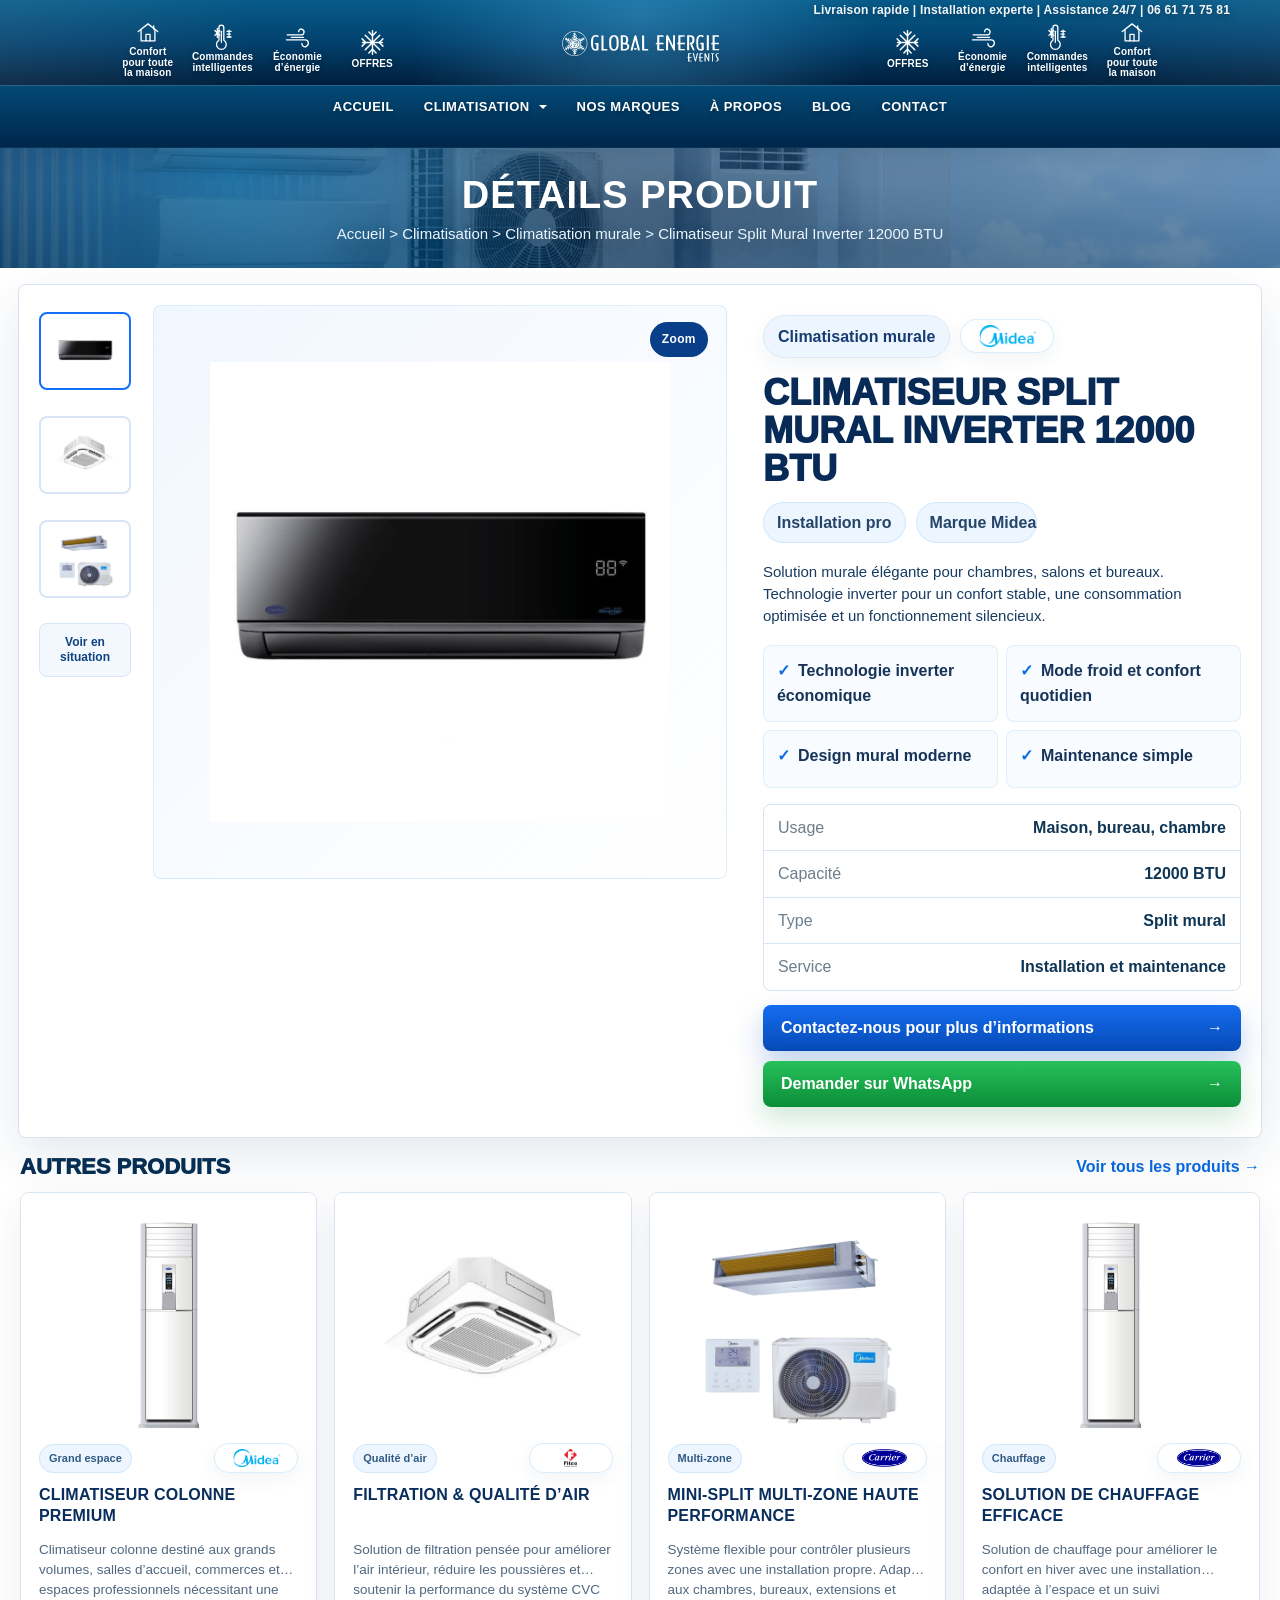
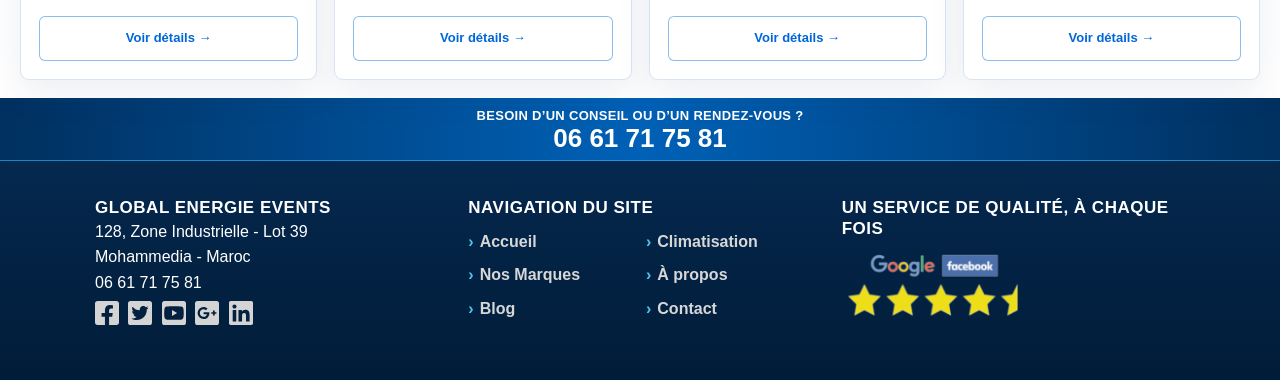
<file: products-details.html>
<!DOCTYPE html>

<html lang="fr">
<head>
<meta charset="utf-8"/>
<meta content="width=device-width, initial-scale=1.0" name="viewport"/>
<title>Détails Produit - Global Energie Events</title>
<meta content="Produits CVC, climatisation, ventilation et chauffage par Global Energie Events." name="description"/>
<link href="./assets/css" rel="stylesheet"/>
<link href="./assets/bootstrap.min.css" rel="stylesheet"/>
<link href="./assets/style.css" rel="stylesheet"/>
<link href="./assets/ice-blue-theme.css" rel="stylesheet"/>
<link href="./assets/offline-final.css" rel="stylesheet"/>
<link href="./assets/products-page.css" rel="stylesheet"/>
</head>
<body class="product-details-page">
<header class="main ge-header">
<div class="ge-header__bar">
<div class="ge-header__service-line">Livraison rapide | Installation experte | Assistance 24/7 | 06 61 71 75 81</div>
<div class="ge-header__inner">
<div aria-label="Avantages du service" class="ge-features ge-features--left">
<div class="ge-feature">
<svg aria-hidden="true" viewbox="0 0 64 64"><path d="M8 31 32 12l24 19"></path><path d="M15 28v26h34V28"></path><path d="M27 54V38h10v16"></path><path d="M46 17v8"></path></svg>
<span>Confort<br/>pour toute la maison</span>
</div>
<div class="ge-feature">
<svg aria-hidden="true" viewbox="0 0 64 64"><path d="M34 9v31a12 12 0 1 1-12 0V9a6 6 0 0 1 12 0Z"></path><path d="M28 45V18"></path><path d="M47 15v18"></path><path d="M42 18h10M42 25h8M42 32h10"></path><path d="M12 16l12 12M24 16L12 28M18 11v22"></path></svg>
<span>Commandes<br/>intelligentes</span>
</div>
<div class="ge-feature">
<svg aria-hidden="true" viewbox="0 0 64 64"><path d="M8 27h34c8 0 10-11 3-14-5-2-9 1-9 6"></path><path d="M6 39h46c9 0 11 12 3 16-6 3-11-1-11-7"></path><path d="M18 33h30"></path></svg>
<span>Économie<br/>d’énergie</span>
</div>
<div class="ge-feature ge-feature--special">
<svg aria-hidden="true" viewbox="0 0 64 64"><path d="M32 6v52M10 32h44M16 16l32 32M48 16 16 48"></path><path d="m24 9 8 8 8-8M24 55l8-8 8 8M9 24l8 8-8 8M55 24l-8 8 8 8"></path></svg>
<span>Offres</span>
</div>
</div>
<a aria-label="Accueil Global Energie Events" class="ge-brand offline-link" href="index.html">
<img alt="Logo Global Energie Events" src="./assets/logo.svg"/>
</a>
<div aria-label="Avantages du service" class="ge-features ge-features--right">
<div class="ge-feature ge-feature--special">
<svg aria-hidden="true" viewbox="0 0 64 64"><path d="M32 6v52M10 32h44M16 16l32 32M48 16 16 48"></path><path d="m24 9 8 8 8-8M24 55l8-8 8 8M9 24l8 8-8 8M55 24l-8 8 8 8"></path></svg>
<span>Offres</span>
</div>
<div class="ge-feature">
<svg aria-hidden="true" viewbox="0 0 64 64"><path d="M8 27h34c8 0 10-11 3-14-5-2-9 1-9 6"></path><path d="M6 39h46c9 0 11 12 3 16-6 3-11-1-11-7"></path><path d="M18 33h30"></path></svg>
<span>Économie<br/>d’énergie</span>
</div>
<div class="ge-feature">
<svg aria-hidden="true" viewbox="0 0 64 64"><path d="M34 9v31a12 12 0 1 1-12 0V9a6 6 0 0 1 12 0Z"></path><path d="M28 45V18"></path><path d="M47 15v18"></path><path d="M42 18h10M42 25h8M42 32h10"></path><path d="M12 16l12 12M24 16L12 28M18 11v22"></path></svg>
<span>Commandes<br/>intelligentes</span>
</div>
<div class="ge-feature">
<svg aria-hidden="true" viewbox="0 0 64 64"><path d="M8 31 32 12l24 19"></path><path d="M15 28v26h34V28"></path><path d="M27 54V38h10v16"></path><path d="M46 17v8"></path></svg>
<span>Confort<br/>pour toute la maison</span>
</div>
</div>
</div>
</div>
<nav class="navbar navbar-default ge-nav" role="navigation">
<div class="container">
<div class="navbar-header">
<button aria-expanded="false" class="navbar-toggle collapsed" data-target="#bs-example-navbar-collapse-1" data-toggle="collapse" type="button">
<span class="sr-only">Ouvrir la navigation</span>
<span class="icon-bar"></span>
<span class="icon-bar"></span>
<span class="icon-bar"></span>
</button>
</div>
<div class="collapse navbar-collapse" id="bs-example-navbar-collapse-1"><ul class="nav navbar-nav" id="menu-main-navigation">
<li class="menu-item menu-item-type-custom menu-item-object-custom menu-item-1" id="menu-item-custom-1" itemscope="itemscope" itemtype="#"><a class="offline-link" href="index.html" title="Accueil">Accueil</a></li>
<li class="menu-item menu-item-type-custom menu-item-object-custom menu-item-2 dropdown" id="menu-item-custom-2" itemscope="itemscope" itemtype="#">
<a aria-expanded="false" aria-haspopup="true" class="dropdown-toggle" data-toggle="dropdown" href="#" role="button" title="Climatisation">Climatisation <span class="caret"></span></a>
<ul class="dropdown-menu climatisation-submenu" role="menu">

<li><a href="products.html" title="Produits">Produits</a></li>
<li><a href="index.html#installation" title="Installation">Installation</a></li>
</ul>
</li>
<li class="menu-item menu-item-type-custom menu-item-object-custom menu-item-4" id="menu-item-custom-4" itemscope="itemscope" itemtype="#"><a class="offline-link" href="Nos Marques.html" title="Nos Marques">Nos Marques</a></li>

<li class="menu-item menu-item-type-custom menu-item-object-custom menu-item-5" id="menu-item-custom-5" itemscope="itemscope" itemtype="#"><a class="offline-link" href="apropos.html" title="À propos">À propos</a></li>
<li class="menu-item menu-item-type-custom menu-item-object-custom menu-item-6" id="menu-item-custom-6" itemscope="itemscope" itemtype="#"><a class="offline-link" href="blog.html" title="Blog">Blog</a></li>
<li class="menu-item menu-item-type-custom menu-item-object-custom menu-item-7" id="menu-item-custom-7" itemscope="itemscope" itemtype="#"><a class="offline-link" href="contact.html" title="Contact">Contact</a></li>
</ul></div>
</div>
</nav>
</header>
<main>
<section class="ge-products-hero">
<div class="container">
<h1>Détails produit</h1>
<p>Accueil &gt; Climatisation &gt; Climatisation murale &gt; Climatiseur Split Mural Inverter 12000 BTU</p>
</div>
</section>
<div class="ge-details-wrap" id="productDetails"></div>
</main>
<footer>
<div class="container schedule-wrap">
<h5>Besoin d’un conseil ou d’un rendez-vous ?</h5>
<span class="phone">06 61 71 75 81</span>
</div>
<div class="container info-wrap">
<div class="row">
<div class="col-xs-12 col-sm-6 col-md-4 equal">
<h4>Global Energie Events</h4>
				128, Zone Industrielle - Lot 39<br/>
				Mohammedia - Maroc<br/>
<span class="phone">06 61 71 75 81</span>
<div class="social-wrap">
<a aria-label="Aimer Global Energie Events sur Facebook" class="offline-link" href="#" target="_blank">
<svg aria-hidden="true" class="icon" focusable="false" height="24" viewbox="0 0 24 24" width="24" xmlns="#">
<path d="M23.25.75c.48.48.75 1.14.75 1.82v18.86c0 .68-.27 1.34-.75 1.82s-1.14.75-1.82.75h-7.35v-8.16h3.09l.59-3.84h-3.68V9.51c0-1.05.51-2.07 2.17-2.07h1.68V4.17s-1.52-.26-2.97-.26c-3.04 0-5.02 1.84-5.02 5.17v2.93H6.56v3.84h3.38v8.16H2.57c-.68 0-1.34-.27-1.82-.75S0 22.12 0 21.44V2.57C0 1.89.27 1.23.75.75S1.89 0 2.57 0h18.86c.68 0 1.34.27 1.82.75Z" fill="#d4d4d4"></path>
</svg>
</a>
<a aria-label="Suivre Global Energie Events sur Twitter" class="offline-link" href="#" target="_blank">
<svg aria-hidden="true" class="icon" focusable="false" height="24" viewbox="0 0 24 24" width="24" xmlns="#">
<path d="M24 2.57v18.86A2.57 2.57 0 0 1 21.43 24H2.57A2.57 2.57 0 0 1 0 21.43V2.57A2.57 2.57 0 0 1 2.57 0h18.86A2.57 2.57 0 0 1 24 2.57Zm-3.43 4.11c-.63.27-1.32.47-2.02.55.73-.43 1.28-1.12 1.54-1.93-.68.4-1.44.7-2.23.85a3.477 3.477 0 0 0-2.57-1.11c-2.14 0-3.93 1.93-3.43 4.32a9.955 9.955 0 0 1-7.24-3.68c-.3.52-.48 1.12-.48 1.77 0 1.18.59 2.27 1.56 2.93-.57-.02-1.12-.18-1.59-.45v.04a3.52 3.52 0 0 0 2.81 3.45c-.56.14-1.04.14-1.59.06a3.525 3.525 0 0 0 3.28 2.44 7.08 7.08 0 0 1-4.36 1.5c-.29 0-.56-.01-.85-.04 1.55 1 3.4 1.57 5.4 1.57 6.46 0 10-5.35 10-10 0-.15 0-.3-.01-.46.69-.5 1.29-1.12 1.76-1.82Z" fill="#d4d4d4"></path>
</svg>
</a>
<a aria-label="Suivre Global Energie Events sur YouTube" class="offline-link" href="#" target="_blank">
<svg aria-hidden="true" class="icon" focusable="false" height="24" viewbox="0 0 24 24" width="24" xmlns="#">
<path d="M24 2.57v18.86A2.57 2.57 0 0 1 21.43 24H2.57A2.57 2.57 0 0 1 0 21.43V2.57A2.57 2.57 0 0 1 2.57 0h18.86A2.57 2.57 0 0 1 24 2.57Zm-2.25 9.44s0-3.19-.41-4.72c-.23-.85-.88-1.51-1.73-1.74-1.52-.41-7.62-.41-7.62-.41s-6.1 0-7.62.41c-.84.22-1.5.89-1.73 1.74-.41 1.53-.41 4.72-.41 4.72s0 3.19.41 4.73c.23.85.88 1.48 1.73 1.71 1.52.41 7.62.41 7.62.41s6.1 0 7.62-.41c.84-.22 1.5-.86 1.73-1.71.41-1.53.41-4.72.41-4.72Zm-11.74-2.9 5.1 2.9-5.1 2.9v-5.8Z" fill="#d4d4d4"></path>
</svg>
</a>
<a aria-label="Avis Global Energie Events sur Google" class="offline-link" href="#" target="_blank">
<svg aria-hidden="true" class="icon" focusable="false" height="24" viewbox="0 0 24 24" width="24" xmlns="#">
<path d="M21.43 0H2.57A2.57 2.57 0 0 0 0 2.57v18.86A2.57 2.57 0 0 0 2.57 24h18.86A2.57 2.57 0 0 0 24 21.43V2.57A2.57 2.57 0 0 0 21.43 0Zm-.01 11.14v1.72h-1.7v1.72H18v-1.72h-1.72v-1.72H18V9.43h1.72v1.71h1.7ZM8.58 18a6 6 0 1 1 0-12c1.51 0 2.91.53 4.01 1.56l-1.62 1.58c-.64-.62-1.52-.92-2.39-.92-2.08 0-3.74 1.71-3.74 3.77s1.66 3.78 3.74 3.78c1.58 0 3.14-.92 3.39-2.57H8.58v-2.07h5.66c.06.33.09.67.09 1.01 0 3.42-2.3 5.86-5.75 5.86Z" fill="#d4d4d4"></path>
</svg>
</a>
<a aria-label="Suivre Global Energie Events sur LinkedIn" class="offline-link" href="#" target="_blank">
<svg aria-hidden="true" class="icon" focusable="false" height="24" viewbox="0 0 24 24" width="24" xmlns="#">
<path d="M24 1.73v20.54c0 .95-.77 1.73-1.71 1.73H1.71C.77 24 0 23.22 0 22.27V1.73C0 .78.77 0 1.71 0h20.58C23.23 0 24 .78 24 1.73ZM7.54 5.49c0-1.14-.93-2.06-2.06-2.06s-2.06.93-2.06 2.06.92 2.06 2.06 2.06 2.06-.92 2.06-2.06Zm-.28 15.08V9.12H3.7v11.45h3.56Zm13.33-6.28c0-3.08-.67-5.46-4.27-5.46-1.73 0-2.89.95-3.37 1.85h-.05V9.12H9.49v11.45h3.56V14.9c0-1.5.28-2.94 2.14-2.94s1.85 1.71 1.85 3.04v5.57h3.56v-6.28Z" fill="#d4d4d4"></path>
</svg>
</a>
</div>
</div>
<div class="col-xs-12 col-sm-6 col-md-4 equal">
<h4>Navigation du site</h4>
<div class="menu-footer-navigation-container"><ul class="footer-nav" id="menu-footer-navigation"><li class="menu-item menu-item-type-custom menu-item-object-custom ge-footer-menu-1"><a class="offline-link" href="index.html" title="Accueil">Accueil</a></li><li class="menu-item menu-item-type-custom menu-item-object-custom ge-footer-menu-2"><a class="offline-link" href="index.html#installation" title="Climatisation">Climatisation</a></li><li class="menu-item menu-item-type-custom menu-item-object-custom ge-footer-menu-3"><a class="offline-link" href="Nos Marques.html" title="Nos Marques">Nos Marques</a></li><li class="menu-item menu-item-type-custom menu-item-object-custom ge-footer-menu-4"><a class="offline-link" href="apropos.html" title="À propos">À propos</a></li><li class="menu-item menu-item-type-custom menu-item-object-custom ge-footer-menu-5"><a class="offline-link" href="blog.html" title="Blog">Blog</a></li><li class="menu-item menu-item-type-custom menu-item-object-custom ge-footer-menu-6"><a class="offline-link" href="contact.html" title="Contact">Contact</a></li></ul></div> </div>
<div class="col-xs-12 col-sm-6 col-md-4 equal">
<h4>Un service de qualité, à chaque fois</h4>
<img alt="Avis Global Energie Events sur Facebook et Google" class="img-responsive review-logo" src="./assets/review-icons.png" title="Avis Global Energie Events sur Facebook et Google"/>
<!-- <a class="btn btn-block" href="#" target="_blank">Laisser un avis</a> -->
</div>
</div>
</div>
</footer>
<script src="./assets/jquery.min.js"></script>
<script src="./assets/bootstrap.min.js"></script>
<script src="./assets/products-page.js"></script>
</body>
</html>
</file>
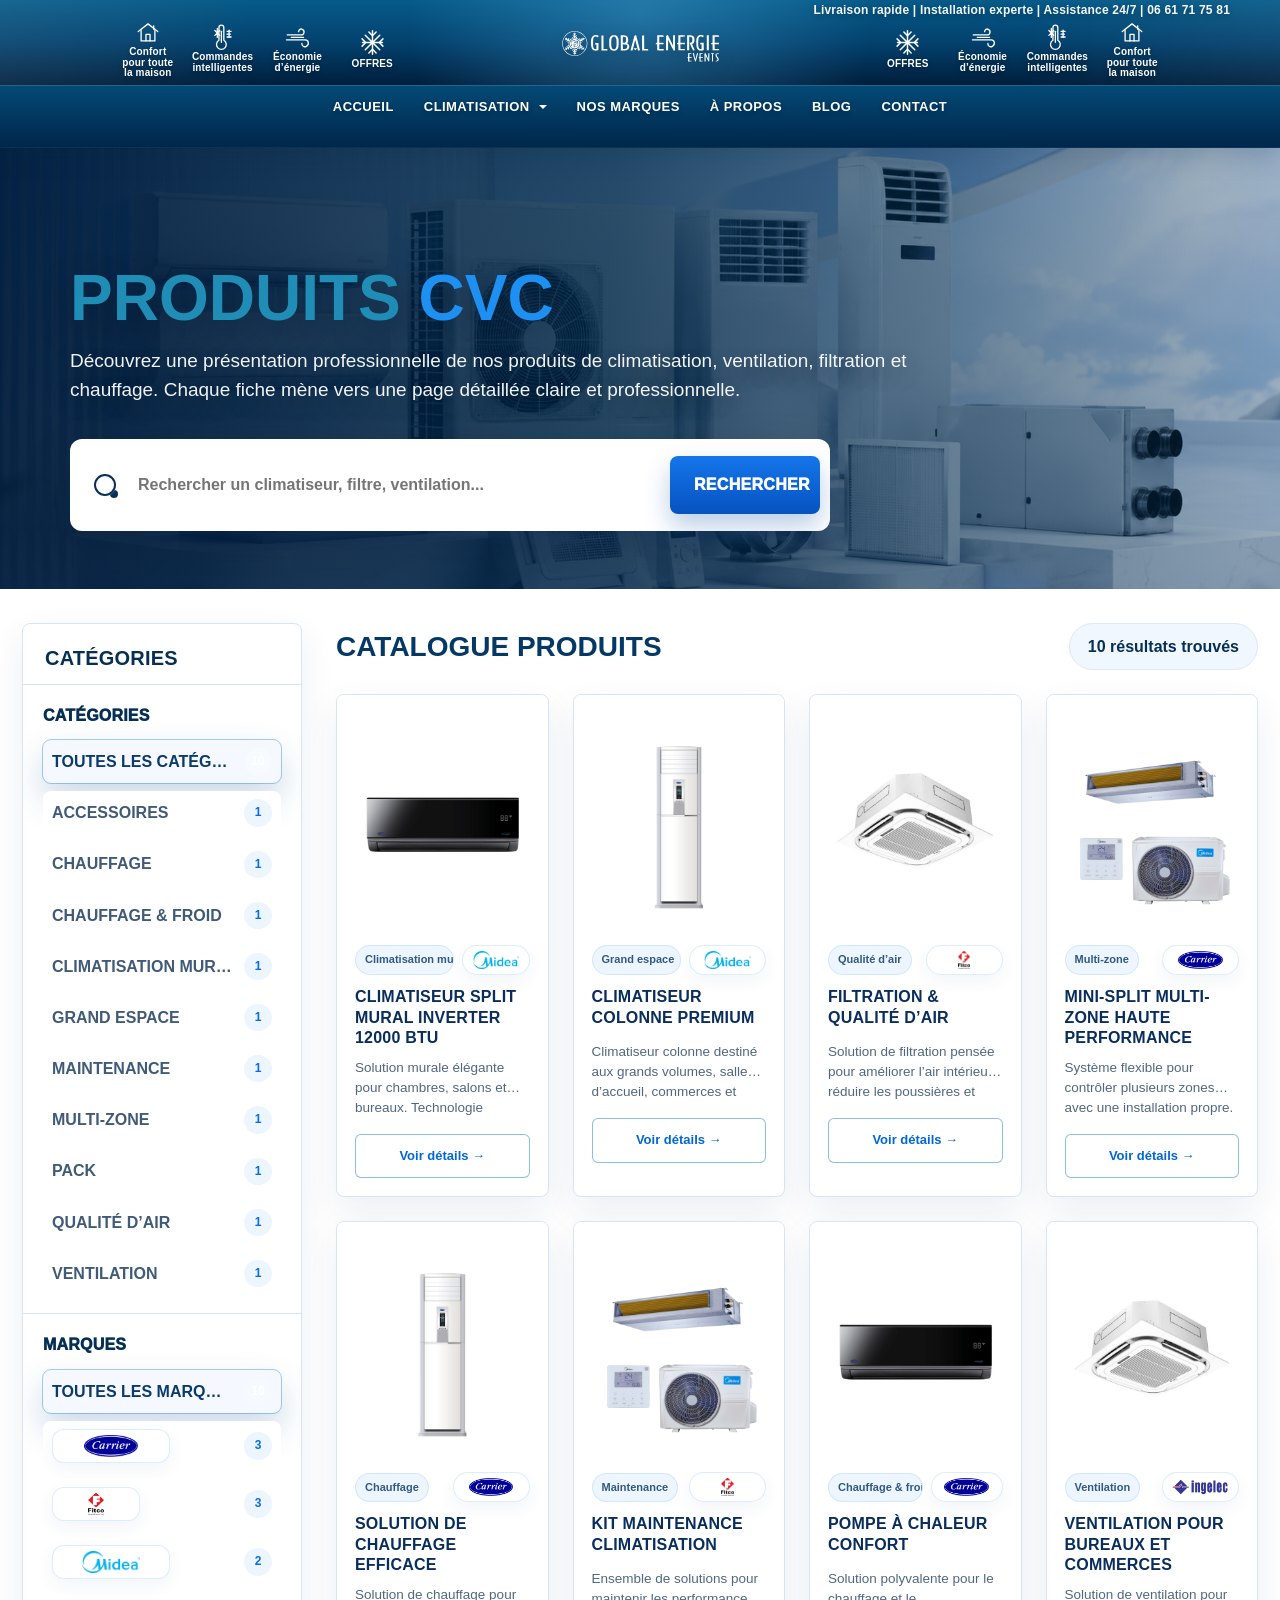
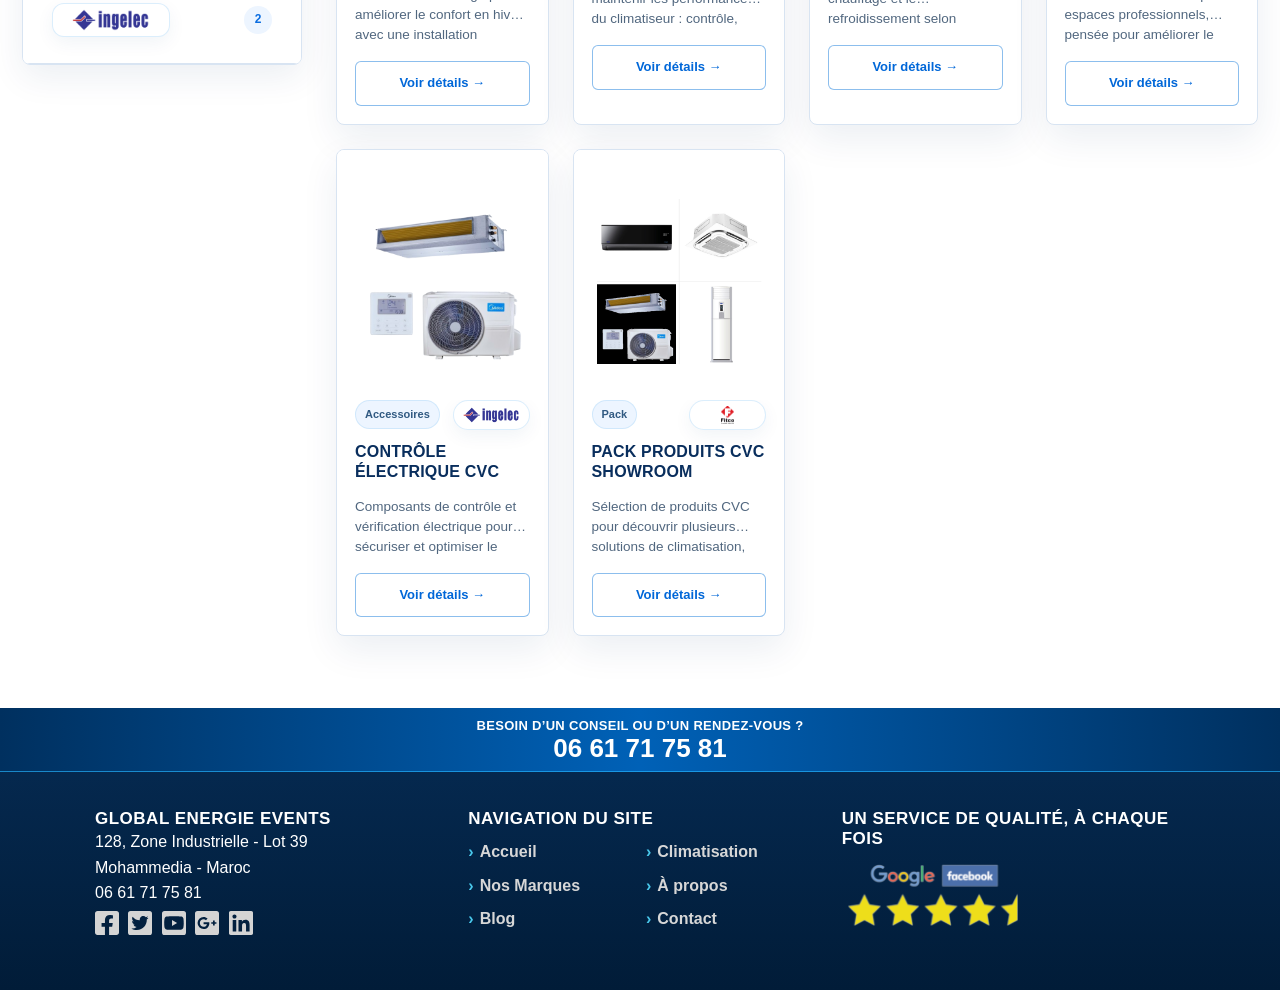
<file: products.html>
<!DOCTYPE html>

<html lang="fr">
<head>
<meta charset="utf-8"/>
<meta content="width=device-width, initial-scale=1.0" name="viewport"/>
<title>Produits - Global Energie Events</title>
<meta content="Produits CVC, climatisation, ventilation et chauffage par Global Energie Events." name="description"/>
<link href="./assets/css" rel="stylesheet"/>
<link href="./assets/bootstrap.min.css" rel="stylesheet"/>
<link href="./assets/style.css" rel="stylesheet"/>
<link href="./assets/ice-blue-theme.css" rel="stylesheet"/>
<link href="./assets/offline-final.css" rel="stylesheet"/>
<link href="./assets/products-page.css" rel="stylesheet"/>
</head>
<body class="products-page">
<header class="main ge-header">
<div class="ge-header__bar">
<div class="ge-header__service-line">Livraison rapide | Installation experte | Assistance 24/7 | 06 61 71 75 81</div>
<div class="ge-header__inner">
<div aria-label="Avantages du service" class="ge-features ge-features--left">
<div class="ge-feature">
<svg aria-hidden="true" viewbox="0 0 64 64"><path d="M8 31 32 12l24 19"></path><path d="M15 28v26h34V28"></path><path d="M27 54V38h10v16"></path><path d="M46 17v8"></path></svg>
<span>Confort<br/>pour toute la maison</span>
</div>
<div class="ge-feature">
<svg aria-hidden="true" viewbox="0 0 64 64"><path d="M34 9v31a12 12 0 1 1-12 0V9a6 6 0 0 1 12 0Z"></path><path d="M28 45V18"></path><path d="M47 15v18"></path><path d="M42 18h10M42 25h8M42 32h10"></path><path d="M12 16l12 12M24 16L12 28M18 11v22"></path></svg>
<span>Commandes<br/>intelligentes</span>
</div>
<div class="ge-feature">
<svg aria-hidden="true" viewbox="0 0 64 64"><path d="M8 27h34c8 0 10-11 3-14-5-2-9 1-9 6"></path><path d="M6 39h46c9 0 11 12 3 16-6 3-11-1-11-7"></path><path d="M18 33h30"></path></svg>
<span>Économie<br/>d’énergie</span>
</div>
<div class="ge-feature ge-feature--special">
<svg aria-hidden="true" viewbox="0 0 64 64"><path d="M32 6v52M10 32h44M16 16l32 32M48 16 16 48"></path><path d="m24 9 8 8 8-8M24 55l8-8 8 8M9 24l8 8-8 8M55 24l-8 8 8 8"></path></svg>
<span>Offres</span>
</div>
</div>
<a aria-label="Accueil Global Energie Events" class="ge-brand offline-link" href="index.html">
<img alt="Logo Global Energie Events" src="./assets/logo.svg"/>
</a>
<div aria-label="Avantages du service" class="ge-features ge-features--right">
<div class="ge-feature ge-feature--special">
<svg aria-hidden="true" viewbox="0 0 64 64"><path d="M32 6v52M10 32h44M16 16l32 32M48 16 16 48"></path><path d="m24 9 8 8 8-8M24 55l8-8 8 8M9 24l8 8-8 8M55 24l-8 8 8 8"></path></svg>
<span>Offres</span>
</div>
<div class="ge-feature">
<svg aria-hidden="true" viewbox="0 0 64 64"><path d="M8 27h34c8 0 10-11 3-14-5-2-9 1-9 6"></path><path d="M6 39h46c9 0 11 12 3 16-6 3-11-1-11-7"></path><path d="M18 33h30"></path></svg>
<span>Économie<br/>d’énergie</span>
</div>
<div class="ge-feature">
<svg aria-hidden="true" viewbox="0 0 64 64"><path d="M34 9v31a12 12 0 1 1-12 0V9a6 6 0 0 1 12 0Z"></path><path d="M28 45V18"></path><path d="M47 15v18"></path><path d="M42 18h10M42 25h8M42 32h10"></path><path d="M12 16l12 12M24 16L12 28M18 11v22"></path></svg>
<span>Commandes<br/>intelligentes</span>
</div>
<div class="ge-feature">
<svg aria-hidden="true" viewbox="0 0 64 64"><path d="M8 31 32 12l24 19"></path><path d="M15 28v26h34V28"></path><path d="M27 54V38h10v16"></path><path d="M46 17v8"></path></svg>
<span>Confort<br/>pour toute la maison</span>
</div>
</div>
</div>
</div>
<nav class="navbar navbar-default ge-nav" role="navigation">
<div class="container">
<div class="navbar-header">
<button aria-expanded="false" class="navbar-toggle collapsed" data-target="#bs-example-navbar-collapse-1" data-toggle="collapse" type="button">
<span class="sr-only">Ouvrir la navigation</span>
<span class="icon-bar"></span>
<span class="icon-bar"></span>
<span class="icon-bar"></span>
</button>
</div>
<div class="collapse navbar-collapse" id="bs-example-navbar-collapse-1"><ul class="nav navbar-nav" id="menu-main-navigation">
<li class="menu-item menu-item-type-custom menu-item-object-custom menu-item-1" id="menu-item-custom-1" itemscope="itemscope" itemtype="#"><a class="offline-link" href="index.html" title="Accueil">Accueil</a></li>
<li class="menu-item menu-item-type-custom menu-item-object-custom menu-item-2 dropdown" id="menu-item-custom-2" itemscope="itemscope" itemtype="#">
<a aria-expanded="false" aria-haspopup="true" class="dropdown-toggle" data-toggle="dropdown" href="#" role="button" title="Climatisation">Climatisation <span class="caret"></span></a>
<ul class="dropdown-menu climatisation-submenu" role="menu">

<li class="active"><a href="products.html" title="Produits">Produits</a></li>
<li><a href="index.html#installation" title="Installation">Installation</a></li>
</ul>
</li>
<li class="menu-item menu-item-type-custom menu-item-object-custom menu-item-4" id="menu-item-custom-4" itemscope="itemscope" itemtype="#"><a class="offline-link" href="Nos Marques.html" title="Nos Marques">Nos Marques</a></li>

<li class="menu-item menu-item-type-custom menu-item-object-custom menu-item-5" id="menu-item-custom-5" itemscope="itemscope" itemtype="#"><a class="offline-link" href="apropos.html" title="À propos">À propos</a></li>
<li class="menu-item menu-item-type-custom menu-item-object-custom menu-item-6" id="menu-item-custom-6" itemscope="itemscope" itemtype="#"><a class="offline-link" href="blog.html" title="Blog">Blog</a></li>
<li class="menu-item menu-item-type-custom menu-item-object-custom menu-item-7" id="menu-item-custom-7" itemscope="itemscope" itemtype="#"><a class="offline-link" href="contact.html" title="Contact">Contact</a></li>
</ul></div>
</div>
</nav>
</header>
<main>
<section class="ge-products-hero">
<div class="container">
<h1>Produits <span>CVC</span></h1>
<p>Découvrez une présentation professionnelle de nos produits de climatisation, ventilation, filtration et chauffage. Chaque fiche mène vers une page détaillée claire et professionnelle.</p>
<div class="ge-products-search">
<input aria-label="Rechercher un produit" id="productSearch" placeholder="Rechercher un climatiseur, filtre, ventilation..." type="search"/>
<button id="productSearchButton" type="button">Rechercher</button>
</div>
</div>
</section>
<section class="ge-products-wrap">
<div class="ge-products-shell">
<aside aria-label="Filtres produits" class="ge-products-sidebar">
<div class="ge-filter-head">
<span>Catalogue CVC</span>
<h2>Catégories</h2>
<p>Filtrez comme sur une marketplace professionnelle par catégorie, marque ou recherche.</p>
</div>
<div class="ge-filter-block">
<div class="ge-filter-title">Catégories</div>
<div class="ge-filter-options" id="categoryFilters"></div>
</div>
<div class="ge-filter-block">
<div class="ge-filter-title">Marques</div>
<div class="ge-filter-options" id="brandFilters"></div>
</div>


</aside>
<div class="ge-products-main">
<div class="ge-products-toolbar">
<h2>Catalogue produits</h2>
<span id="productsResultMeta">Recherche intelligente · catégories et marques</span>
</div>
<div class="ge-products-grid" id="productsGrid"></div>
</div>
</div>
</section>

</main>
<footer>
<div class="container schedule-wrap">
<h5>Besoin d’un conseil ou d’un rendez-vous ?</h5>
<span class="phone">06 61 71 75 81</span>
</div>
<div class="container info-wrap">
<div class="row">
<div class="col-xs-12 col-sm-6 col-md-4 equal">
<h4>Global Energie Events</h4>
				128, Zone Industrielle - Lot 39<br/>
				Mohammedia - Maroc<br/>
<span class="phone">06 61 71 75 81</span>
<div class="social-wrap">
<a aria-label="Aimer Global Energie Events sur Facebook" class="offline-link" href="#" target="_blank">
<svg aria-hidden="true" class="icon" focusable="false" height="24" viewbox="0 0 24 24" width="24" xmlns="#">
<path d="M23.25.75c.48.48.75 1.14.75 1.82v18.86c0 .68-.27 1.34-.75 1.82s-1.14.75-1.82.75h-7.35v-8.16h3.09l.59-3.84h-3.68V9.51c0-1.05.51-2.07 2.17-2.07h1.68V4.17s-1.52-.26-2.97-.26c-3.04 0-5.02 1.84-5.02 5.17v2.93H6.56v3.84h3.38v8.16H2.57c-.68 0-1.34-.27-1.82-.75S0 22.12 0 21.44V2.57C0 1.89.27 1.23.75.75S1.89 0 2.57 0h18.86c.68 0 1.34.27 1.82.75Z" fill="#d4d4d4"></path>
</svg>
</a>
<a aria-label="Suivre Global Energie Events sur Twitter" class="offline-link" href="#" target="_blank">
<svg aria-hidden="true" class="icon" focusable="false" height="24" viewbox="0 0 24 24" width="24" xmlns="#">
<path d="M24 2.57v18.86A2.57 2.57 0 0 1 21.43 24H2.57A2.57 2.57 0 0 1 0 21.43V2.57A2.57 2.57 0 0 1 2.57 0h18.86A2.57 2.57 0 0 1 24 2.57Zm-3.43 4.11c-.63.27-1.32.47-2.02.55.73-.43 1.28-1.12 1.54-1.93-.68.4-1.44.7-2.23.85a3.477 3.477 0 0 0-2.57-1.11c-2.14 0-3.93 1.93-3.43 4.32a9.955 9.955 0 0 1-7.24-3.68c-.3.52-.48 1.12-.48 1.77 0 1.18.59 2.27 1.56 2.93-.57-.02-1.12-.18-1.59-.45v.04a3.52 3.52 0 0 0 2.81 3.45c-.56.14-1.04.14-1.59.06a3.525 3.525 0 0 0 3.28 2.44 7.08 7.08 0 0 1-4.36 1.5c-.29 0-.56-.01-.85-.04 1.55 1 3.4 1.57 5.4 1.57 6.46 0 10-5.35 10-10 0-.15 0-.3-.01-.46.69-.5 1.29-1.12 1.76-1.82Z" fill="#d4d4d4"></path>
</svg>
</a>
<a aria-label="Suivre Global Energie Events sur YouTube" class="offline-link" href="#" target="_blank">
<svg aria-hidden="true" class="icon" focusable="false" height="24" viewbox="0 0 24 24" width="24" xmlns="#">
<path d="M24 2.57v18.86A2.57 2.57 0 0 1 21.43 24H2.57A2.57 2.57 0 0 1 0 21.43V2.57A2.57 2.57 0 0 1 2.57 0h18.86A2.57 2.57 0 0 1 24 2.57Zm-2.25 9.44s0-3.19-.41-4.72c-.23-.85-.88-1.51-1.73-1.74-1.52-.41-7.62-.41-7.62-.41s-6.1 0-7.62.41c-.84.22-1.5.89-1.73 1.74-.41 1.53-.41 4.72-.41 4.72s0 3.19.41 4.73c.23.85.88 1.48 1.73 1.71 1.52.41 7.62.41 7.62.41s6.1 0 7.62-.41c.84-.22 1.5-.86 1.73-1.71.41-1.53.41-4.72.41-4.72Zm-11.74-2.9 5.1 2.9-5.1 2.9v-5.8Z" fill="#d4d4d4"></path>
</svg>
</a>
<a aria-label="Avis Global Energie Events sur Google" class="offline-link" href="#" target="_blank">
<svg aria-hidden="true" class="icon" focusable="false" height="24" viewbox="0 0 24 24" width="24" xmlns="#">
<path d="M21.43 0H2.57A2.57 2.57 0 0 0 0 2.57v18.86A2.57 2.57 0 0 0 2.57 24h18.86A2.57 2.57 0 0 0 24 21.43V2.57A2.57 2.57 0 0 0 21.43 0Zm-.01 11.14v1.72h-1.7v1.72H18v-1.72h-1.72v-1.72H18V9.43h1.72v1.71h1.7ZM8.58 18a6 6 0 1 1 0-12c1.51 0 2.91.53 4.01 1.56l-1.62 1.58c-.64-.62-1.52-.92-2.39-.92-2.08 0-3.74 1.71-3.74 3.77s1.66 3.78 3.74 3.78c1.58 0 3.14-.92 3.39-2.57H8.58v-2.07h5.66c.06.33.09.67.09 1.01 0 3.42-2.3 5.86-5.75 5.86Z" fill="#d4d4d4"></path>
</svg>
</a>
<a aria-label="Suivre Global Energie Events sur LinkedIn" class="offline-link" href="#" target="_blank">
<svg aria-hidden="true" class="icon" focusable="false" height="24" viewbox="0 0 24 24" width="24" xmlns="#">
<path d="M24 1.73v20.54c0 .95-.77 1.73-1.71 1.73H1.71C.77 24 0 23.22 0 22.27V1.73C0 .78.77 0 1.71 0h20.58C23.23 0 24 .78 24 1.73ZM7.54 5.49c0-1.14-.93-2.06-2.06-2.06s-2.06.93-2.06 2.06.92 2.06 2.06 2.06 2.06-.92 2.06-2.06Zm-.28 15.08V9.12H3.7v11.45h3.56Zm13.33-6.28c0-3.08-.67-5.46-4.27-5.46-1.73 0-2.89.95-3.37 1.85h-.05V9.12H9.49v11.45h3.56V14.9c0-1.5.28-2.94 2.14-2.94s1.85 1.71 1.85 3.04v5.57h3.56v-6.28Z" fill="#d4d4d4"></path>
</svg>
</a>
</div>
</div>
<div class="col-xs-12 col-sm-6 col-md-4 equal">
<h4>Navigation du site</h4>
<div class="menu-footer-navigation-container"><ul class="footer-nav" id="menu-footer-navigation"><li class="menu-item menu-item-type-custom menu-item-object-custom ge-footer-menu-1"><a class="offline-link" href="index.html" title="Accueil">Accueil</a></li><li class="menu-item menu-item-type-custom menu-item-object-custom ge-footer-menu-2"><a class="offline-link" href="index.html#installation" title="Climatisation">Climatisation</a></li><li class="menu-item menu-item-type-custom menu-item-object-custom ge-footer-menu-3"><a class="offline-link" href="Nos Marques.html" title="Nos Marques">Nos Marques</a></li><li class="menu-item menu-item-type-custom menu-item-object-custom ge-footer-menu-4"><a class="offline-link" href="apropos.html" title="À propos">À propos</a></li><li class="menu-item menu-item-type-custom menu-item-object-custom ge-footer-menu-5"><a class="offline-link" href="blog.html" title="Blog">Blog</a></li><li class="menu-item menu-item-type-custom menu-item-object-custom ge-footer-menu-6"><a class="offline-link" href="contact.html" title="Contact">Contact</a></li></ul></div> </div>
<div class="col-xs-12 col-sm-6 col-md-4 equal">
<h4>Un service de qualité, à chaque fois</h4>
<img alt="Avis Global Energie Events sur Facebook et Google" class="img-responsive review-logo" src="./assets/review-icons.png" title="Avis Global Energie Events sur Facebook et Google"/>
<!-- <a class="btn btn-block" href="#" target="_blank">Laisser un avis</a> -->
</div>
</div>
</div>
</footer>
<script src="./assets/jquery.min.js"></script>
<script src="./assets/bootstrap.min.js"></script>
<script src="./assets/products-page.js"></script>
</body>
</html>
</file>
<file: assets/style.css>
/*
	Theme Name: Reddi Industries
	Theme URI: #
	Description: Reddi Industries Theme
	Version: 1.0.0
	Author: Reddi Industries

	License: MIT
	License URI: #
*/

/* ----------BASE STYLES---------- */
html { height: 100%; }
body {
	background:#000;
	min-height: 100%;
	font-family: 'Open Sans', sans-serif;
	font-size:16px;
	font-weight:400;
	color:#2d2d2d;
	line-height: 1.6;
	-webkit-font-smoothing: antialiased;
	-moz-osx-font-smoothing: grayscale;
}
p, ul, ol {
  font-size: 1em;
	margin-bottom: 15px;
}
a, a:link, a:visited {
	color: #c90000;
	transition: all 0.3s ease-in-out !important;
}
a:hover, a:active, a:focus {
	text-decoration: underline;
}
h1, h2, h3, h4, h5, h6 {
	font-weight:800;
	color: #c90000;
	text-transform: uppercase;
	-webkit-font-smoothing: antialiased;
  -moz-osx-font-smoothing: grayscale;
	margin: 0 0 15px 0;
	line-height: 1.2;
}
h1 {font-size:2em;}
h2 {font-size:1.5em;}
h3 {font-size:1.375em;}
h4 {font-size:1.125em;}
h5 {font-size:1em;}
h6 {font-size:.875em;}
hr {border-top: 1px solid #ccc;}
.no-gutter > [class*='col-'] {
    padding-right:0;
    padding-left:0;
}
.no-wrap {
	white-space: nowrap;
}
@media (min-width : 768px) {
	h1 {font-size:3.75em;}
	h2 {font-size:2em;}
	h3 {font-size:1.5em;}
	h4 {font-size:1.375em;}
	h5 {font-size:1.125em;}
	h6 {font-size:1em;}
}
@media (min-width : 1400px) {
	.container {
		width: 1370px;
	}
}
/* ---Buttons--- */
a,button,input[type="reset"],input[type="submit"],input[type="button"],a img,.btn,.hover-overlay,
.hover-container .btn, .button {
	-webkit-transition: all 0.5s ease;
	-moz-transition: all 0.5s ease;
	-o-transition: all 0.5s ease;
	transition: all 0.5s ease;
}
.btn, a.btn, button, .button {
	border-radius: 15px;
	margin: 7px 0;
	padding: 5px 25px;
	font-size: 1em;
	font-weight: 700;
	color: #fff;
	text-transform: uppercase;
	border: none;
	background: #c90000;
}
.btn:hover, .btn:active, .btn:focus,
a.btn:hover, a.btn:active, a.btn:focus,
button:hover, button:active, button:focus,
.button:hover, .button:active, .button:focus {
	background: rgba(201, 0, 0, .7);
	color: #fff;
}
.btn-funnel {
	background-color: transparent !important;
	border:1px solid #c90000 !important;
}
.btn-funnel:hover {
	background-color: rgba(255, 255, 255, 0.1) !important;
	color: #fff !important;
}
.btn-gray {
	background-color: #2d2d2d !important;
}
.btn-gray:hover {
	background-color: rgba(45, 45, 45, .7) !important;
	color: #fff !important;
}
.btn-blog-box {
	position: absolute;
	bottom: 0;
	left: 30px;
	background-color: #c90000 !important;
	border-radius: 0 !important;
	margin: 10px 0 0 !important;
}
.btn-blog-box:hover {
	background-color: rgba(201, 0, 0, .7) !important;
	color: #fff !important;
}
.btn-offer {
	margin: 0 15px 15px 15px !important;
}
.btn-phone {
	display: block;
	font-size: 1.5em !important;
	font-weight: 900 !important;
	border-radius: 0 !important;
	margin: 0 !important;
	padding: 15px 25px !important;
}
.btn-phone .fas,
.phone-wrap .phone .fas {
	font-size: 1.25em !important;
	vertical-align: text-bottom !important;
}
@media (min-width : 768px) {
	.btn-phone {
		display: inline-block;
		border-radius: 35px !important;;
	}
}

/* ----------HEADER---------- */
header.main {
  background: #f2f2f2;
}

/* ----------NAVIGATION---------- */
.navbar {
	margin-bottom: 0;
	min-height: 2px;
}
.navbar-brand {
  height: auto;
	padding: 19px 15px;
}
.navbar-brand > img {
  position: relative;
  width: auto;
  height: 30px;
  z-index: 9;
}
.navbar-toggle {
	margin-top: 10px;
	padding: 9px 15px;
}
.navbar-toggle:hover, .navbar-toggle:active, .navbar-toggle:focus {
	background: transparent;
}
.navbar-toggle .icon-bar {
	width: 34px;
	height: 5px;
	background: #303030;
}
.navbar-toggle .icon-bar + .icon-bar {
	margin-top:5px;
}
.navbar-default {
	background-color: #c90000;
	border-top: none;
	border-right: none;
	border-bottom: 1px solid #990000;
	border-left: none;
	border-radius: 0;
}
.nav > li > a {
	padding: 15px;
	font-size: 1em;
}
.navbar-default .navbar-nav > li > a,
.navbar-default .navbar-nav > .active > a {
  background-color: transparent;
	color: #fff;
	font-weight: 700;
	text-transform: uppercase;
}
.navbar-default .navbar-nav > .active > a:hover,
.navbar-default .navbar-nav > .open > a, .navbar-default .navbar-nav > .open > a:focus,
.navbar-default .navbar-nav > .open > a:hover,
.navbar-default .navbar-nav > li > a:focus,
.navbar-default .navbar-nav > li > a:hover {
	color: #fff;
	background-color: rgba(0, 0, 0, .1);
}
.dropdown-menu {
	background-color: #c90000;
}
.dropdown-menu > .active > a, .dropdown-menu > .active > a:focus, .dropdown-menu > .active > a:hover {
	background-color: #c90000;
	font-weight: 700;
}
.dropdown-menu > li > a {
	color: #fff;
	font-weight: 700;
	padding: 5px 20px;
	text-transform: uppercase;
}
.dropdown-menu > li > a:focus, .dropdown-menu > li > a:hover {
	background-color: rgba(0, 0, 0, .1);
	color: #fff;
}
.navbar-nav .open .dropdown-menu {
	background: #b50000;
}
.navbar-default .navbar-nav .open .dropdown-menu > li > a,
.navbar-default .navbar-nav .open .dropdown-menu > li > a:focus,
.navbar-default .navbar-nav .open .dropdown-menu > li > a:hover {
	color: #fff;
}
@media (min-width : 768px) {
	.navbar {
		min-height: 50px;
	}
	.navbar-brand {
		padding: 15px;
	}
	.navbar-brand > img {
	  width: auto;
	  height: 50px;
	}
	.navbar-nav {
	    float:none;
	    text-align: center;
	}
	.navbar-nav > li {
	    display: inline-block;
	    float:none;
	}
}
@media (min-width : 992px) {
	.nav > li > a {
		padding: 15px 10px;
		font-size: .875em;
	}
}
@media (min-width : 1200px) {
	.nav > li > a {
		padding: 15px;
		font-size: 1em;
	}
}

/* ---Climatisation dropdown menu--- */
.navbar-default .navbar-nav > li.dropdown > a .caret {
	margin-left: 5px;
	border-top-color: #fff;
	border-bottom-color: #fff;
}
.climatisation-submenu {
	min-width: 230px;
	padding: 8px 0;
	border: none;
	border-radius: 0;
	box-shadow: 0 8px 18px rgba(0, 0, 0, .18);
}
.climatisation-submenu > li > a {
	padding: 9px 20px;
	font-size: .95em;
	letter-spacing: .2px;
}
@media (min-width: 992px) {
	.navbar-nav > li.dropdown:hover > .dropdown-menu {
		display: block;
	}
}
@media (max-width: 991px) {
	.climatisation-submenu {
		box-shadow: none;
		padding: 0;
	}
	.climatisation-submenu > li > a {
		padding-left: 30px;
	}
}

/* ---Collapse Nav Early--- */
@media (max-width: 991px) {
	.navbar {
		min-height: 1px;
	}
  .navbar-header {
    float: none;
  }
  .navbar-left, .navbar-right {
    float: none !important;
  }
  .navbar-toggle {
    display: block;
		margin:15px;
  }
  .navbar-collapse {
    box-shadow: inset 0 1px 0 rgba(255,255,255,0.1);
  }
  .navbar-fixed-top {
		top: 0;
		border-width: 0 0 1px;
	}
  .navbar-collapse.collapse {
    display: none!important;
  }
  .navbar-nav {
  	float: none!important;
		margin-top: 7.5px;
		text-align: left;
	}
	.navbar-nav > li {
    float: none;
		display: block;
  }
  .navbar-nav > li > a {
    padding-top: 10px;
    padding-bottom: 10px;
  }
  .collapse.in{
		display:block !important;
	}
	.dropdown-menu {
    position: relative;
    width: 100%;
    top: auto;
    left: auto;
    float: none;
		border: none;
		box-shadow: none;
		border-radius: 0;
	}
}

/* ----------HOME---------- */
/* ---Hero Section--- */
.hero {
	position: relative;
}
.hero-desktop {
	display: none;
}
.hero-mobile {
	display: block;
}
.hero-desktop img, .hero-mobile img {
	width: 100%;
	height: auto;
}
.offer-wrap {
	position: absolute;
	margin: 0 auto;
	right: 50%;
	bottom: 50%;
	left: auto;
	transform: translate(50%, 50%);
	z-index: 999;
	background: rgba(0, 0, 0, .75);
	box-shadow: 0 0 5px rgba(0, 0, 0, 0.5);
	width: 100%;
	max-width: 330px;
}
.offer-title {
	display: block;
	background: #c90000;
	padding: 5px;
	font-size: 1.25em;
	font-weight: 800;
	color: #fff;
	text-align: center;
}
.offer-content {
	display: block;
	margin:15px;
	font-size: 1em;
	color: #fff;
}
/* ---CTA Section--- */
.cta-wrap {
	background: #fff;
	padding-top: 0;
	padding-bottom: 0;
}
#int .cta-wrap {
	background: #f2f2f2;
}
.cta-wrap .cta-item {
	text-align: center;
	padding: 15px;
}
.cta-wrap .phone, .cta-wrap .email, .cta-wrap .chat {
	padding:0;
}
.cta-wrap .phone .cta-item {
	background: #000000;
}
.cta-wrap .email .cta-item {
	background: #2d2d2d;
}
.cta-wrap .chat .cta-item {
	background: #515151;
}
.cta-wrap .cta-item svg {
	display: relative;
	top: auto;
	left: auto;
	font-size: 2em;
	color: #fff;
}
.cta-wrap .cta-item .title {
	position: relative;
	bottom: 5px;
	display: inline-block;
	font-size: 1.25em;
	font-weight: 800;
	color: #fff;
	text-transform: uppercase;
	line-height: 1;
}
.cta-wrap .cta-item .title a {
	color: #fff;
}
.cta-wrap .cta-item .title a:hover {
	color: rgba(255, 255, 255, .8);
	text-decoration: none;
}
.cta-wrap .cta-item .sub {
	display: none;
}
.content-wrap.home {
	background: #f2f2f2;
	padding-top: 30px 0;
}
.content-wrap.home .content {
	max-width: 100%;
	margin: auto;
	text-align: center;
}
.content-wrap.home h1 {
	text-transform: uppercase;
}
.content-wrap.home .content h1:after {
	background: none repeat scroll 0 0 #000;
	bottom: -5px;
	content: "";
	display: block;
	height: 5px;
	position: relative;
	width: 50px;
	margin: 0 auto 30px;
}
.content-wrap.home ul {
	text-align: left;
}
.bullet-wrap {
	text-align: left;
}
/* ---Funnels--- */
.funnel-wrap {
	padding: 0;
	background: #2d2d2d;
}
.funnel {
	position: relative;
	top: auto;
	text-align: center;
	padding-top: 15px;
	padding-bottom: 15px;
	margin-bottom: 0;
}
.funnel:nth-child(even) {
	background: #000;
}
.funnel img {
	display: none;
}
.funnel p {
	color: #fff;
}
.funnel h2 {
	color: #fff;
	font-size: 1.5em;
}
/* ---Blog Snippets--- */
.blog-wrap {
	background: #f2f2f2;
	padding: 30px 0;
	text-align: center;
}
.blog-wrap h2 {
	margin-bottom: 50px;
}
.blog-wrap h2:after {
	background: none repeat scroll 0 0 #000;
	bottom: -5px;
	content: "";
	display: block;
	height: 5px;
	position: relative;
	width: 50px;
	margin: 0 auto 30px;
}
.blog-wrap .btn-gray {
	margin: 40px auto 0;
}
.blog-wrap .blog-box {
	position: relative;
	background: #fff;
	margin-bottom: 25px;
	padding: 0 0 50px 0;
	box-shadow: 0 0 5px rgba(0, 0, 0, 0.15);
	min-height: 250px;
}
.blog-wrap .blog-box .blog-desc {
	margin-top: 35px;
	padding: 0 25px;
	width: 100%;
	float: none;
	text-align: left;
	font-size: .875em;
}
.blog-wrap .blog-box .blog-desc .title:before {
  content: "";
  background-color: #c90000;
  width: 5px;
  display: inline-block;
  height: 20px;
  position: absolute;
  left: 0;
}
.blog-wrap .blog-box .blog-desc .title {
	display: block;
	color: #000;
	font-size: 1.25em;
	font-weight: 700;
}
.blog-wrap .blog-box .blog-desc .view-article {
	position: absolute;
	bottom: 0;
	left: 30px;
	padding: 5px 25px;
	font-size: 1em;
	color: #fff;
	font-weight: 700;
	text-transform: uppercase;
	text-decoration: none;
	border: none;
	background-color: #c90000 !important;
	margin: 10px 0 0 !important;
}
.blog-wrap .blog-box .blog-desc .view-article:hover {
	background-color: rgba(201, 0, 0, .7) !important;
	color: #fff !important;
}
.blog-wrap .blog-box .blog-img {
	position: relative;
	top: auto;
	width: 100%;
	float: none;
	margin-bottom: 25px;
}
.blog-wrap .blog-box .blog-img img {
	width: 100%;
}
.blog-wrap .blog-box .blog-date {
	position: absolute;
	top: 0;
	left: 0;
	width: 60px;
	height: 60px;
	background: #2d2d2d;
	text-align: center;
	color: #fff;
	line-height: 1;
	border-left: 5px solid #c90000;
}
.blog-wrap .blog-box .blog-date .month {
	display: block;
	margin-top: 8px;
	text-transform: uppercase;
}
.blog-wrap .blog-box .blog-date .date {
	display: block;
	font-weight: 700;
	font-size: 1.875em;
}
@media (min-width : 768px) {
	.hero-desktop {
		display: block;
	}
	.hero-mobile {
		display: none;
	}
	.offer-wrap {
		bottom: 25px;
		left: 50px;
		right: auto;
		transform: none;
		max-width: 400px;
	}
	.cta-wrap {
		padding-top: 15px;
		padding-bottom: 15px;
	}
	.cta-wrap .cta-item {
		padding:20px 20px 20px 70px;
		text-align: left;
	}
	.cta-wrap .email {
		padding-left:7px;
		padding-right:7px;
	}
	.cta-wrap .phone, .cta-wrap .chat {
		padding-left:15px;
		padding-right:15px;
	}
	.cta-wrap .cta-item svg {
		position: absolute;
		top: 20px;
		left: 30px;
	}
	.cta-wrap .cta-item .title {
		display: block;
		font-size: 1.25em;
		bottom: auto;
	}
	.cta-wrap .cta-item .sub {
		display: block;
		font-size: .875em;
		color: #fff;
		margin-top: 10px;
		line-height: 1.4;
	}
	.content-wrap.home {
		padding: 70px 0 150px;
	}
	.content-wrap.home .content {
		max-width: 700px;
		margin: 0 auto;
	}
	.funnel-wrap {
		padding: 0;
	}
	.funnel {
		top: -75px;
		padding-top: 0;
		padding-bottom: 0;
		margin-bottom: 35px;
	}
	.funnel:nth-child(even) {
		background: transparent;
	}
	.funnel img {
		display: block;
		border: 5px solid #fff;
		margin-bottom: 20px;
	}
	.blog-wrap {
		background: #f2f2f2;
		padding: 60px 0;
	}
	.blog-wrap h2 {
		font-size: 2.5em;
		margin-bottom: 100px;
	}
	.blog-wrap .blog-box {
		position: relative;
		background: #fff;
		padding: 0 0 0 30px;
		min-height: 250px;
		margin-bottom: 0;
	}
	.blog-wrap .blog-box .blog-desc {
		width: 45%;
		float: left;
		padding: 0;
	}
	.blog-wrap .blog-box .blog-img {
		top: -25px;
		float: right;
		width: 50%;
	}
}
@media (min-width : 992px) {
	.offer-wrap {
		bottom: 50px;
		left: 100px;
		max-width: 500px;
		right: auto;
		transform: none;
	}
	.offer-title {
		font-size: 1.875em;
	}
	.offer-content {
		font-size: 1.25em;
	}
	.cta-wrap .cta-item {
		padding:20px 20px 20px 90px;
	}
	.cta-wrap .cta-item svg {
		top: 20px;
		left: 50px;
	}
	.cta-wrap .cta-item .title {
		font-size: 1.625em;
		bottom: auto;
	}
}


/* ----------CONTENT---------- */
/* ---Global--- */
.content-wrap {
	background: #fff;
	padding: 30px 0;
}
.content-wrap h1, .content-wrap h2, .content-wrap h3, .content-wrap h4, .content-wrap h5, .content-wrap h6 {
	text-transform: none;
}
.content-wrap ul {
	margin: 10px 0 25px;
	padding: 0 0 0 15px;
	list-style: none;
}
.content-wrap li {
  background-image: none;
  background-repeat: no-repeat;
  background-size: 16px;
  background-position: left 5px;
  margin: 5px 0;
  padding-left: 20px;
}
.content-wrap ol li::before {
  list-style: none;
  content: none;
}
.int-header {
	position: relative;
	background-image: url("data:image/svg+xml,%3Csvg xmlns='#' xmlns:xlink='#' width='50' height='25' viewBox='0 0 50 25'%3E%3Cdefs%3E%3Crect stroke='%23000000' stroke-width='0.1' width='1' height='1' id='s'/%3E%3Cpattern id='a' width='2' height='2' patternUnits='userSpaceOnUse'%3E%3Cg stroke='%23000000' stroke-width='0.1'%3E%3Crect fill='%23050505' width='1' height='1'/%3E%3Crect fill='%23000000' width='1' height='1' x='1' y='1'/%3E%3Crect fill='%230a0a0a' width='1' height='1' y='1'/%3E%3Crect fill='%230f0f0f' width='1' height='1' x='1'/%3E%3C/g%3E%3C/pattern%3E%3Cpattern id='b' width='5' height='11' patternUnits='userSpaceOnUse'%3E%3Cg fill='%23141414'%3E%3Cuse xlink:href='%23s' x='2' y='0'/%3E%3Cuse xlink:href='%23s' x='4' y='1'/%3E%3Cuse xlink:href='%23s' x='1' y='2'/%3E%3Cuse xlink:href='%23s' x='2' y='4'/%3E%3Cuse xlink:href='%23s' x='4' y='6'/%3E%3Cuse xlink:href='%23s' x='0' y='8'/%3E%3Cuse xlink:href='%23s' x='3' y='9'/%3E%3C/g%3E%3C/pattern%3E%3Cpattern id='c' width='7' height='7' patternUnits='userSpaceOnUse'%3E%3Cg fill='%231a1a1a'%3E%3Cuse xlink:href='%23s' x='1' y='1'/%3E%3Cuse xlink:href='%23s' x='3' y='4'/%3E%3Cuse xlink:href='%23s' x='5' y='6'/%3E%3Cuse xlink:href='%23s' x='0' y='3'/%3E%3C/g%3E%3C/pattern%3E%3Cpattern id='d' width='11' height='5' patternUnits='userSpaceOnUse'%3E%3Cg fill='%23000000'%3E%3Cuse xlink:href='%23s' x='1' y='1'/%3E%3Cuse xlink:href='%23s' x='6' y='3'/%3E%3Cuse xlink:href='%23s' x='8' y='2'/%3E%3Cuse xlink:href='%23s' x='3' y='0'/%3E%3Cuse xlink:href='%23s' x='0' y='3'/%3E%3C/g%3E%3Cg fill='%231f1f1f'%3E%3Cuse xlink:href='%23s' x='8' y='3'/%3E%3Cuse xlink:href='%23s' x='4' y='2'/%3E%3Cuse xlink:href='%23s' x='5' y='4'/%3E%3Cuse xlink:href='%23s' x='10' y='0'/%3E%3C/g%3E%3C/pattern%3E%3Cpattern id='e' width='47' height='23' patternUnits='userSpaceOnUse'%3E%3Cg fill='%231a1a1a'%3E%3Cuse xlink:href='%23s' x='2' y='5'/%3E%3Cuse xlink:href='%23s' x='23' y='13'/%3E%3Cuse xlink:href='%23s' x='4' y='18'/%3E%3Cuse xlink:href='%23s' x='35' y='9'/%3E%3C/g%3E%3C/pattern%3E%3Cpattern id='f' width='61' height='31' patternUnits='userSpaceOnUse'%3E%3Cg fill='%231a1a1a'%3E%3Cuse xlink:href='%23s' x='16' y='0'/%3E%3Cuse xlink:href='%23s' x='13' y='22'/%3E%3Cuse xlink:href='%23s' x='44' y='15'/%3E%3Cuse xlink:href='%23s' x='12' y='11'/%3E%3C/g%3E%3C/pattern%3E%3C/defs%3E%3Crect fill='url(%23a)' width='50' height='25'/%3E%3Crect fill='url(%23b)' width='50' height='25'/%3E%3Crect fill='url(%23c)' width='50' height='25'/%3E%3Crect fill='url(%23d)' width='50' height='25'/%3E%3Crect fill='url(%23e)' width='50' height='25'/%3E%3Crect fill='url(%23f)' width='50' height='25'/%3E%3C/svg%3E");
	background-attachment: fixed;
	background-size: cover;
}
.int-header .container, .int-header .row,
.int-header .phone-wrap, .int-header .intro-wrap {
	position: relative;
	height: 100%;
}
.int-header .intro-wrap {
	padding-top: 25px;
	padding-bottom: 25px;
}
.int-header .wrapper {
	position: relative;
	top: auto;
	transform: none;
}
.int-header h1 {
	color: #fff;
	margin-bottom: 0;
}
.int-header .description {
	color: #fff;
	max-width: 700px;
}
.int-header .phone-wrap {
	text-align: center;
	padding-left: 0;
	padding-right: 0;
}
.int-header .phone-wrap .wrapper svg {
	position: relative;
	top: 5px;
}
.int-header .phone-wrap .phone {
	display: inline-block;
	background: #c90000;
	padding: 15px 25px;
	font-size: 1.5em;
	font-weight: 800;
	color: #fff;
	border-radius: 35px;
}
.int-header .phone-wrap .phone a {
	color: #fff;
}
.secondary-content .content {
	max-width: 100%;
	margin: auto;
	text-align: center;
}
.secondary-content h2:after {
	background: none repeat scroll 0 0 #000;
	bottom: -5px;
	content: "";
	display: block;
	height: 5px;
	position: relative;
	width: 50px;
	margin: 0 auto 30px;
}
.google-map {
	width: 340px;
	height: 243px;
	margin-bottom: 25px;
}
@media (min-width : 768px) {
	.content-wrap {
		padding: 60px 0;
	}
	.int-header {
		height: 300px;
	}
	.int-header .intro-wrap {
		padding-top: 0;
		padding-bottom: 0;
	}
	.int-header .phone-wrap {
		text-align: right;
		padding-left: 15px;
		padding-right: 15px;
	}
	.int-header .wrapper {
		position: relative;
		top: 50%;
		transform: translateY(-50%);
	}
	.secondary-content .content {
		max-width: 700px;
	}
	.google-map {
		width: 470px;
		height: 335px;
	}
}
@media (min-width : 992px) {
	.google-map {
		width: 600px;
		height: 428px;
	}
}


/* ----------POST ARCHIVE---------- */
.article-item-wrap h2 {
	margin-bottom: 0;
}
.article-item-wrap .meta,
.article-content .meta {
	font-size: .875em;
	margin-bottom: 15px;
}
.article-item-wrap .meta span,
.article-content .meta span {
	display: block;
	line-height: 1.4;
}
.article-item-wrap .thumb {
	border: 5px solid #f2f2f2;
	margin: 15px 0;
	float: none;
	max-width: 300px;
}
.sidebar-posts {
	background: #f2f2f2;
	padding: 15px;
	margin-bottom: 25px;
}
.sidebar-posts h3 {
	color: #303030;
	margin-bottom: 5px;
	text-transform: uppercase;
}
.sidebar-posts ul {
	padding-left: 0;
	margin-top: 0;
}
.sidebar-posts .widget_recent_entries li {
	line-height: 1.2;
	margin-bottom: 15px;
}
.sidebar-posts li::before {
	content: none;
}
.sidebar-posts li {
	line-height: 1.2;
	background-image: none;
	padding-left: 0;
}
.sidebar-posts a {
	font-weight: 700;
}
.sidebar-posts .post-date {
	display: block;
	line-height: 1;
	margin: 5px 0 10px;
	font-size: .875em;
}
.sidebar-form select {
  display: block;
  padding: 5px;
  width: 100%;
  height: 38px !important;
  margin-bottom: 20px;
  color: #000;
  border: none;
  border-radius: 0px;
  background: #fff none right center no-repeat;
  background-size: 38px 38px;
  appearance: none; /* this is must */
  -webkit-appearance: none;
  -moz-appearance: none;
}
@media (min-width : 992px) {
	.article-item-wrap .thumb {
		max-width: 175px;
		float: left;
		margin: 0 15px 0 0;
	}
}

/* ----------POST---------- */
.article-content .img-wrap img {
	margin-bottom: 25px;
	border: 5px solid #f2f2f2;
}
.article-content h1 {
	font-size: 1.5em;
}
.intro-wrap.article h2 {
	font-size: 2em;
	color: #fff;
	margin-bottom: 0;
}
@media (min-width : 768px) {
	.article-content h1 {
		font-size: 2em;
	}
	.intro-wrap.article h2 {
		font-size: 3.75em;
	}
}

/* ----------FOOTER---------- */
footer {
	background: #2d2d2d;
	color: #fff;
}
footer .schedule-wrap {
	background: #000;
	border-bottom: 5px solid #c90000;
	margin-bottom: 30px;
	padding: 15px 0 5px;
	text-align: center;
	color: #fff;
}
footer .schedule-wrap h5 {
	font-size: 1em;
	color: #fff;
	margin-bottom: 0;
}
footer .schedule-wrap .phone {
	font-size: 1.624em;
	font-weight: 800;
	color: #fff;
}
footer .schedule-wrap .phone a,
footer .info-wrap a {
	color: #fff;
}
footer .info-wrap h4 {
	margin: 15px 0 0;
	font-size: 1.25em;
	color: #fff;
}
.social-wrap {
	margin-top: 5px;
}
footer .social-wrap a {
	display: inline-block;
  width: 24px;
  height: 24px;
  margin-right: 5px;
}
.social-wrap .fab {
	font-size: 2em;
	color: #d4d4d4;
	margin-right: 2px;
}
.social-wrap .icon {
	margin-right: 5px;
}
.footer-nav {
	margin: 10px 0 0;
	padding: 0 0 0 15px;
	list-style: none;
}
.footer-nav li {
  background-image: none;
  background-repeat: no-repeat;
  background-size: 16px;
  background-position: left 5px;
  padding-left: 20px;
}
.footer-nav li a {
  color: #c7c7c7;
}
footer .bbb-logo {
	margin: 15px 5px;
	display: inline-block;
	width: 25%;
	max-width: 92px;
}
footer .review-logo {
	margin: 15px 5px;
	display: inline-block;
	width:50%;
	max-width: 176px;
}
footer .btn-block {
	padding: 10px 15px;
}
footer .credit-wrap {
	background: #000;
	margin-top: 40px;
	padding: 15px 0 50px;
	color: #808080;
	font-size: .875em;
	text-align: center;
}
@media (min-width : 768px) {
	.social-wrap .fab {
		font-size: 1.5em;
	}
	footer .credit-wrap {
		padding: 15px 0 30px;
	}
}


/* ----------FORMS---------- */
/* used on anti-spam form */
#theForm {position:absolute;top:0;left:-99999px;}
.sidebar-form {
	background: #1e1e1e;
	padding: 15px;
	color: #fff;
	margin-bottom: 25px;
}
.sidebar-form h3, .sidebar-form .title {
	color: #fff;
	margin-bottom: 0;
	text-transform: uppercase;
}
.sidebar-form .nf-form-fields-required {
	font-style: italic;
	margin-bottom: 15px;
}
.sidebar-form .label-above .nf-field-label {
	margin-bottom: 0;
}
.sidebar-form .nf-field-container {
	margin-bottom: 10px;
}
.sidebar-form input, .sidebar-form input[type="text"] .sidebar-form textarea {
	background-color: #fff;
	color: #000;
	border-radius: 0;
	border: none;
}
.sidebar-form textarea {
	color: #000 !important; /*because the css minifier is wrecking the cascade for some reason*/
}
.sidebar-form select {
	display: block;
	padding: 0 5px;
	width: 100%;
	height: 30px !important;
	margin-bottom: 20px;
	color: #000;
	border: none;
	border-radius: 0px;
	background: #fff none right center no-repeat;
	background-size: 30px 30px;
	appearance: none; /* this is must */
	-webkit-appearance: none;
	-moz-appearance: none;
}
.sidebar-form li::before {
	content: none;
}
.sidebar-form li {
	line-height: 1.2;
	background-image: none;
	padding-left: 0;
}
.sidebar-form .list-radio-wrap .nf-field-element li label {
	font-weight: 400;
}
.sidebar-form .field-wrap input[type="button"], .sidebar-form .field-wrap input[type="submit"] {
	width:100%;
	border-radius: 15px;
	margin: 7px 0;
	padding: 10px 25px;
	font-size: 1em;
	font-weight: 700;
	color: #fff;
	text-transform: uppercase;
	border: none;
	background: #c90000;
}
.sidebar-form .field-wrap input[type="button"]:hover, .sidebar-form .field-wrap input[type="button"]:active, .sidebar-form .field-wrap input[type="button"]:focus,
.sidebar-form .field-wrap input[type="submit"]:hover, .sidebar-form .field-wrap input[type="submit"]:active, .sidebar-form .field-wrap input[type="submit"]:focus {
	background: rgba(201, 0, 0, .7);
	color: #fff;
}
.sidebar-form .nf-response-msg, .sidebar-form .nf-error-msg  {
	font-weight: 800;
}
.sidebar-form li {
	line-height: 1.2;
}
.sidebar-form li:before {
	content: none !important;
}
.flatpickr-calendar {
  border-radius: 0 !important;
	box-shadow: none !important;
	border: 3px solid #1e1e1e !important;
}
.flatpickr-calendar.arrowTop::before, .flatpickr-calendar.arrowTop::after {
	border-bottom-color: #1e1e1e !important;
}
.flatpickr-months, .flatpickr-month {
	height: 44px !important;
	background: #1e1e1e !important;
}
.flatpickr-current-month .flatpickr-monthDropdown-months {
	background: #fff !important;
	margin: -1px 5px 0 0 !important;
}
.flatpickr-current-month input.cur-year {
	background: #fff !important;
}
.flatpickr-months .flatpickr-prev-month, .flatpickr-months .flatpickr-next-month {
	color: #fff !important;
	fill: #fff !important;
}
.flatpickr-day.today {
	border-color: #c90000 !important;
}
.flatpickr-day.today:hover, .flatpickr-day.today:focus {
  border-color: #c90000 !important;
  background: #c90000 !important;
}
.flatpickr-day.inRange, .flatpickr-day.prevMonthDay.inRange, .flatpickr-day.nextMonthDay.inRange, .flatpickr-day.today.inRange, .flatpickr-day.prevMonthDay.today.inRange, .flatpickr-day.nextMonthDay.today.inRange, .flatpickr-day:hover, .flatpickr-day.prevMonthDay:hover, .flatpickr-day.nextMonthDay:hover, .flatpickr-day:focus, .flatpickr-day.prevMonthDay:focus, .flatpickr-day.nextMonthDay:focus {
	background: #b3b3b3 !important;
	border-color: #b3b3b3 !important;
}
.flatpickr-day.selected, .flatpickr-day.startRange, .flatpickr-day.endRange, .flatpickr-day.selected.inRange, .flatpickr-day.startRange.inRange, .flatpickr-day.endRange.inRange, .flatpickr-day.selected:focus, .flatpickr-day.startRange:focus, .flatpickr-day.endRange:focus, .flatpickr-day.selected:hover, .flatpickr-day.startRange:hover, .flatpickr-day.endRange:hover, .flatpickr-day.selected.prevMonthDay, .flatpickr-day.startRange.prevMonthDay, .flatpickr-day.endRange.prevMonthDay, .flatpickr-day.selected.nextMonthDay, .flatpickr-day.startRange.nextMonthDay, .flatpickr-day.endRange.nextMonthDay {
	background: #1fa33b !important;
	border-color: #1fa33b !important;
}

/*------------------------------------*\
    WORDPRESS CORE
\*------------------------------------*/
.alignnone {
	margin:5px 20px 20px 0;
}
.aligncenter,
div.aligncenter {
	display:block;
	margin:5px auto 5px auto;
}
.alignright {
	float:right;
	margin:5px 0 20px 20px;
}
.alignleft {
	float:left;
	margin:5px 20px 20px 0;
}
a img.alignright {
	float:right;
	margin:5px 0 20px 20px;
}
a img.alignnone {
	margin:5px 20px 20px 0;
}
a img.alignleft {
	float:left;
	margin:5px 20px 20px 0;
}
a img.aligncenter {
	display:block;
	margin-left:auto;
	margin-right:auto;
}
.wp-caption {
	background:#FFF;
	border:1px solid #F0F0F0;
	max-width:96%;
	padding:5px 3px 10px;
	text-align:center;
}
.wp-caption.alignnone {
	margin:5px 20px 20px 0;
}
.wp-caption.alignleft {
	margin:5px 20px 20px 0;
}
.wp-caption.alignright {
	margin:5px 0 20px 20px;
}
.wp-caption img {
	border:0 none;
	height:auto;
	margin:0;
	max-width:98.5%;
	padding:0;
	width:auto;
}
.wp-caption .wp-caption-text,
.gallery-caption {
	font-size:11px;
	line-height:17px;
	margin:0;
	padding:0 4px 5px;
}
.size-auto,.size-full,.size-large,.size-medium,.size-thumbnail {
	max-width: 100%;
	height: auto;
}
.wp-block-image {
	margin:25px 0;
}
.wp-block-image figcaption {
	text-align: left;
	font-size: .875em;
}
.wp-block-image img {
	height: auto;
}
.wp-block-button__link {
	border-radius: 20px !important;
	margin: 7px 0;
	padding: 5px 25px;
	font-size: 1.25em;
	font-weight: 700;
	color: #fff !important;
	text-transform: uppercase;
	border: none;
	background: #c90000;
}
.wp-block-button__link:hover, .wp-block-button__link:active, .wp-block-button__link:focus, .wp-block-button a:hover {
	background: rgba(201, 0, 0, .7);
	color: #fff;
	text-decoration: none;
}
.wp-block-button__link.sm {
	font-size: 1em !important;
	text-transform: none !important;
}

/*------------------------------------*\
    PRINT
\*------------------------------------*/

@media print {
	blockquote,img,pre,tr{page-break-inside:avoid}*{background:0 0!important;color:#000!important;box-shadow:none!important;text-shadow:none!important}a,a:visited{text-decoration:underline}a[href]:after{content:" (" attr(href) ")"}abbr[title]:after{content:" (" attr(title) ")"}.ir a:after,a[href^="javascript:"]:after,a[href^="#"]:after{content:""}blockquote,pre{border:1px solid #999}thead{display:table-header-group}img{max-width:100%!important}@page{margin:.5cm}h2,h3,p{orphans:3;widows:3}h2,h3{page-break-after:avoid}
}
</file>
<file: assets/offline-fix.css>
/* Offline cleanup only. Do NOT override the original theme header/navigation. */
img { max-width: 100%; height: auto; }
.offline-form-note {
  font-size: 14px;
  line-height: 1.4;
  padding: 10px 12px;
  margin: 0 0 12px;
  border: 1px solid #ddd;
  border-radius: 6px;
  background: #fafafa;
  color: #111;
}
.offline-success-message {
  margin-top: 12px;
  padding: 10px 12px;
  border: 1px solid #9bc59b;
  border-radius: 6px;
  background: #f3fff3;
  font-weight: 600;
  color: #111;
}
.offline-link { cursor: default; }
#chat-widget-container,
#ls_colorbox,
#ls_cboxOverlay,
.ls-ensure-loaded,
iframe[src*="facebook"],
iframe[src*="google"],
iframe[src*="doubleclick"] {
  display: none !important;
}


/* improved Global Energie logo */
.navbar-brand {
  padding-top: 12px !important;
  padding-bottom: 12px !important;
}
.navbar-brand > img {
  height: 58px !important;
  width: auto !important;
  max-width: min(760px, 78vw) !important;
  object-fit: contain !important;
  display: block !important;
}
header.main .navbar-header,
header.main .container {
  min-height: 82px;
}
@media (min-width: 992px) {
  .navbar-brand > img {
    height: 72px !important;
    max-width: 760px !important;
  }
  .navbar-brand {
    padding-top: 10px !important;
    padding-bottom: 10px !important;
  }
  header.main .navbar-header,
  header.main .container {
    min-height: 96px;
  }
}
@media (max-width: 767px) {
  .navbar-brand > img {
    height: 46px !important;
    max-width: 72vw !important;
  }
}
</file>
<file: assets/ice-blue-theme.css>
/* Ice blue theme overrides */
:root {
  --ice-blue-1: #aeefff;
  --ice-blue-2: #79daf7;
  --ice-blue-3: #37b4de;
  --ice-blue-4: #1f8db6;
  --ice-blue-dark: #0a3342;
  --ice-blue-darker: #082531;
}
body {
  background: #041a22;
}
a, a:link, a:visited,
h1, h2, h3, h4, h5, h6 {
  color: var(--ice-blue-4);
}
.btn, a.btn, button, .button, input[type="submit"], input[type="button"], input[type="reset"] {
  background: linear-gradient(135deg, var(--ice-blue-2), var(--ice-blue-4));
  color: #fff;
}
.btn:hover, .btn:active, .btn:focus,
a.btn:hover, a.btn:active, a.btn:focus,
button:hover, button:active, button:focus,
.button:hover, .button:active, .button:focus,
input[type="submit"]:hover, input[type="submit"]:focus {
  background: linear-gradient(135deg, var(--ice-blue-3), #167799);
  color: #fff;
}
.btn-funnel {
  border-color: var(--ice-blue-2) !important;
}
.btn-blog-box,
.offer-title,
.sidebar-cta .title,
.widget-title,
.blog-wrap .blog-box .blog-date,
.pagination>.active>a,
.pagination>.active>span,
.pagination>.active>a:hover,
.pagination>.active>span:hover,
.pagination>.active>a:focus,
.pagination>.active>span:focus,
.nf-form-cont input[type=button],
.nf-form-cont input[type=submit] {
  background: linear-gradient(135deg, var(--ice-blue-2), var(--ice-blue-4)) !important;
  border-color: #167799 !important;
}
.navbar-default {
  background: linear-gradient(90deg, #76defa 0%, #49c8eb 45%, #2fb5db 100%);
  border-bottom: 1px solid #1680a4;
}
.navbar-default .navbar-nav > li > a,
.navbar-default .navbar-nav > .active > a,
.dropdown-menu > li > a {
  color: #fff;
}
.navbar-default .navbar-nav > .active > a:hover,
.navbar-default .navbar-nav > .open > a,
.navbar-default .navbar-nav > .open > a:focus,
.navbar-default .navbar-nav > .open > a:hover,
.navbar-default .navbar-nav > li > a:focus,
.navbar-default .navbar-nav > li > a:hover,
.dropdown-menu > li > a:focus,
.dropdown-menu > li > a:hover {
  background-color: rgba(8, 37, 49, .14);
  color: #fff;
}
.dropdown-menu,
.dropdown-menu > .active > a, .dropdown-menu > .active > a:focus, .dropdown-menu > .active > a:hover,
.navbar-nav .open .dropdown-menu {
  background: #2fb5db;
}
.hero.hero-video-section {
  position: relative;
  overflow: hidden;
  min-height: 360px;
  height: clamp(360px, 42vw, 560px);
  background: #082531;
}
.hero-video-wrap,
.hero-video,
.hero-video-overlay {
  position: absolute;
  inset: 0;
}
.hero-video {
  width: 100%;
  height: 100%;
  object-fit: cover;
}
.hero-video-overlay {
  background: linear-gradient(90deg, rgba(4, 26, 34, 0.78) 0%, rgba(4, 26, 34, 0.58) 38%, rgba(4, 26, 34, 0.12) 100%);
}
.hero-fallback {
  display: none !important;
}
.offer-wrap {
  z-index: 3;
  background: rgba(4, 26, 34, 0.78);
  border: 1px solid rgba(174, 239, 255, 0.22);
  box-shadow: 0 16px 40px rgba(0, 0, 0, 0.28);
  backdrop-filter: blur(4px);
}
.offer-content {
  color: #f6fbfd;
}
.cta-wrap .phone .cta-item {
  background: #0d617d;
}
.cta-wrap .email .cta-item {
  background: #138ab0;
}
.cta-wrap .chat .cta-item {
  background: #4cbfe3;
}
.cta-wrap .cta-item .sub,
.cta-wrap .cta-item .title,
.cta-wrap .cta-item .title a {
  color: #fff;
}
.offline-form-note {
  border-color: rgba(55, 180, 222, .45);
  background: rgba(174, 239, 255, .18);
}
#theForm {
  background: #f8fdff;
}
footer .credit-wrap,
footer .btn-block,
footer .phone-wrap {
  background: linear-gradient(90deg, #2fb5db 0%, #1f8db6 100%);
}
footer .credit-wrap a { color: #fff !important; }
@media (max-width: 767px) {
  .hero.hero-video-section {
    min-height: 300px;
    height: 300px;
  }
  .offer-wrap {
    left: 15px;
    right: 15px;
    bottom: 18px;
    transform: none;
    max-width: none;
    width: auto;
  }
  .offer-title {
    font-size: 1.4em;
    padding: 10px 12px;
  }
}

/* video-only hero, no fallback photo */
.hero.hero-video-section {
  background: #041a22;
}
.hero-video-wrap {
  z-index: 1;
}
.hero-video-overlay {
  z-index: 2;
}
.offer-wrap {
  z-index: 3;
}
.hero-desktop, .hero-mobile, .hero-fallback {
  display: none !important;
}

/* remove hero offer box */
.hero .offer-wrap { display: none !important; }


/* improved Global Energie logo */
.navbar-brand {
  padding-top: 12px !important;
  padding-bottom: 12px !important;
}
.navbar-brand > img {
  height: 58px !important;
  width: auto !important;
  max-width: min(760px, 78vw) !important;
  object-fit: contain !important;
  display: block !important;
}
header.main .navbar-header,
header.main .container {
  min-height: 82px;
}
@media (min-width: 992px) {
  .navbar-brand > img {
    height: 72px !important;
    max-width: 760px !important;
  }
  .navbar-brand {
    padding-top: 10px !important;
    padding-bottom: 10px !important;
  }
  header.main .navbar-header,
  header.main .container {
    min-height: 96px;
  }
}
@media (max-width: 767px) {
  .navbar-brand > img {
    height: 46px !important;
    max-width: 72vw !important;
  }
}


/* contact page offline polish */
#int .int-header,
.int-header {
  background: linear-gradient(135deg, rgba(8,37,49,.95), rgba(31,141,182,.9));
  color: #fff;
}
.int-header h1,
.int-header .description {
  color: #fff !important;
}
.sidebar-form {
  background: #fff;
  border-radius: 14px;
  box-shadow: 0 14px 35px rgba(4,26,34,.13);
  padding: 18px;
}
.nf-form-cont input,
.nf-form-cont textarea,
.sidebar-form input,
.sidebar-form textarea {
  width: 100%;
  border: 1px solid rgba(31,141,182,.28);
  border-radius: 8px;
  padding: 10px 12px;
}
.nf-form-cont input[type="submit"],
.sidebar-form input[type="submit"] {
  width: auto;
  border: none;
  background: linear-gradient(135deg, var(--ice-blue-2), var(--ice-blue-4));
  color: #fff;
  font-weight: 800;
  text-transform: uppercase;
}


/* Google map on contact page */
.contact-map-section {
  background: #f7fcff;
  padding: 35px 0 20px;
}
.contact-map-section .map-card {
  background: #ffffff;
  border-radius: 16px;
  box-shadow: 0 14px 35px rgba(4, 26, 34, 0.12);
  overflow: hidden;
  border: 1px solid rgba(31, 141, 182, 0.18);
}
.contact-map-section h2 {
  margin: 0;
  padding: 18px 22px;
  color: var(--ice-blue-4);
}
.map-responsive {
  position: relative;
  width: 100%;
  height: 0;
  padding-bottom: 42%;
  min-height: 330px;
}
.map-responsive iframe {
  position: absolute;
  inset: 0;
  width: 100% !important;
  height: 100% !important;
}
@media (max-width: 767px) {
  .contact-map-section {
    padding: 25px 0 10px;
  }
  .map-responsive {
    padding-bottom: 75%;
    min-height: 280px;
  }
}


/* Stylish climatisation video hero text */
.climatisation-hero {
  min-height: 560px !important;
  height: calc(100vh - 96px) !important;
  max-height: 760px;
  display: flex;
  align-items: center;
  position: relative;
  isolation: isolate;
}
.climatisation-hero .hero-video-wrap {
  z-index: -2;
}
.climatisation-hero .hero-video-overlay {
  z-index: -1;
  background:
    radial-gradient(circle at 72% 35%, rgba(121, 218, 247, .26) 0%, rgba(121, 218, 247, 0) 35%),
    linear-gradient(90deg, rgba(3, 15, 36, .92) 0%, rgba(3, 15, 36, .76) 38%, rgba(3, 15, 36, .32) 70%, rgba(3, 15, 36, .18) 100%);
}
.climatisation-hero .hero-copy {
  position: relative;
  z-index: 4;
  color: #fff;
  padding-top: 40px;
  padding-bottom: 40px;
}
.climatisation-hero .hero-copy::before {
  display: none !important;
  content: none !important;
}
.climatisation-hero h1 {
  max-width: 720px;
  margin: 0;
  color: #fff !important;
  font-size: clamp(38px, 5.4vw, 84px);
  line-height: 1.02;
  letter-spacing: -0.045em;
  font-weight: 900;
  text-transform: none;
  text-shadow: 0 18px 60px rgba(0, 0, 0, .48);
}
.climatisation-hero p {
  max-width: 620px;
  margin: 18px 0 0;
  color: rgba(255,255,255,.92);
  font-size: clamp(16px, 1.35vw, 22px);
  line-height: 1.4;
  font-weight: 400;
  text-shadow: 0 10px 30px rgba(0, 0, 0, .35);
}
@media (max-width: 991px) {
  .climatisation-hero {
    min-height: 520px !important;
    height: 72vh !important;
  }
  .climatisation-hero .hero-video-overlay {
    background: linear-gradient(90deg, rgba(3, 15, 36, .92) 0%, rgba(3, 15, 36, .72) 55%, rgba(3, 15, 36, .40) 100%);
  }
}
@media (max-width: 767px) {
  .climatisation-hero {
    min-height: 430px !important;
    height: 66vh !important;
    align-items: flex-end;
  }
  .climatisation-hero .hero-copy {
    padding: 0 22px 52px;
  }
  .climatisation-hero .hero-copy::before {
    display: none !important;
  }
  .climatisation-hero h1 {
    font-size: clamp(30px, 9.5vw, 52px);
  }
  .climatisation-hero p {
    font-size: 15px;
    margin-top: 14px;
  }
}

.hero-content h1,
.hero h1 {
  font-size: 57px !important;
  line-height: 1.15 !important;
  max-width: 650px;
}

@media (max-width: 768px) {
  .hero-content h1,
  .hero h1 {
    font-size: 30px !important;
    line-height: 1.2 !important;
  }

  .hero-content p,
  .hero p {
    font-size: 16px !important;
  }
}
</file>
<file: assets/offline-final.css>
/* Final offline cleanup */
iframe[src*="google"], iframe[src*="facebook"], iframe[src*="livechat"], iframe[src*="maps"],
script[src*="google"], script[src*="facebook"], script[src*="livechat"], script[src*="analytics"], script[src*="reddihvac"] { display: none !important; }
.offline-form-note { font-size:14px; line-height:1.4; padding:10px 12px; margin:0 0 12px; border:1px solid #b8edf9; border-radius:6px; background:#f2fcff; }
.offline-success-message { margin-top:12px; padding:10px 12px; border:1px solid #4cbfe3; border-radius:6px; background:#effbff; font-weight:600; }
.hero .offer-wrap { display:none !important; }

/* Header size fix: slimmer top area + wider logo */
header.main {
  background: linear-gradient(180deg, #0b5f8f 0%, #063f66 100%) !important;
  border-bottom: 1px solid rgba(3, 38, 64, .70);
}
header.main .container,
header.main .navbar-header {
  min-height: 58px !important;
}
.navbar-brand {
  padding: 6px 15px !important;
  height: auto !important;
  line-height: 1 !important;
}
.navbar-brand > img {
  width: 285px !important;
  height: auto !important;
  max-height: 58px !important;
  max-width: 82vw !important;
  object-fit: contain !important;
  display: block !important;
}
.navbar {
  min-height: 2px !important;
}
.nav > li > a,
.navbar-nav > li > a {
  padding-top: 15px !important;
  padding-bottom: 15px !important;
  line-height: 20px !important;
}
@media (min-width: 992px) {
  header.main .container,
  header.main .navbar-header {
    min-height: 62px !important;
  }
  .navbar-brand {
    padding-top: 5px !important;
    padding-bottom: 5px !important;
  }
  .navbar-brand > img {
    width: 320px !important;
    max-height: 62px !important;
  }
}
@media (max-width: 767px) {
  header.main .container,
  header.main .navbar-header {
    min-height: 52px !important;
  }
  .navbar-brand {
    padding-top: 7px !important;
    padding-bottom: 7px !important;
  }
  .navbar-brand > img {
    width: 220px !important;
    max-height: 46px !important;
  }
  .navbar-toggle {
    margin-top: 8px !important;
    margin-bottom: 8px !important;
  }
}

/* Stylish automatic Nos Marques carousel */
.brands-wrap {
  background: linear-gradient(180deg, #f7fbff 0%, #ffffff 100%);
  padding: 48px 0 58px !important;
  text-align: center;
  overflow: hidden;
}
.brands-wrap h2 {
  margin: 0 0 34px !important;
  color: #071b55;
  font-size: 34px;
  font-weight: 800;
  letter-spacing: 1px;
  text-transform: none;
}
.brands-wrap h2:after {
  content: "";
  display: block;
  width: 72px;
  height: 4px;
  margin: 12px auto 0;
  border-radius: 20px;
  background: #35bce2;
}
.brand-slider {
  position: relative;
  width: 100%;
  overflow: hidden;
  padding: 12px 0 18px;
}
.brand-slider:before,
.brand-slider:after {
  content: "";
  position: absolute;
  top: 0;
  bottom: 0;
  width: 90px;
  z-index: 2;
  pointer-events: none;
}
.brand-slider:before {
  left: 0;
  background: linear-gradient(90deg, #fff 0%, rgba(255,255,255,0) 100%);
}
.brand-slider:after {
  right: 0;
  background: linear-gradient(270deg, #fff 0%, rgba(255,255,255,0) 100%);
}
.brand-track {
  display: flex;
  align-items: center;
  gap: 28px;
  width: max-content;
  animation: brandScroll 22s linear infinite;
}
.brand-slider:hover .brand-track {
  animation-play-state: paused;
}
.brand-card {
  flex: 0 0 250px;
  height: 125px;
  display: flex;
  align-items: center;
  justify-content: center;
  padding: 18px 28px;
  background: #fff;
  border: 1px solid rgba(53, 188, 226, .18);
  border-radius: 18px;
  box-shadow: 0 12px 30px rgba(7, 27, 85, .09);
  transition: transform .25s ease, box-shadow .25s ease, border-color .25s ease;
}
.brand-card:hover {
  transform: translateY(-6px) scale(1.03);
  border-color: rgba(53, 188, 226, .55);
  box-shadow: 0 18px 42px rgba(7, 27, 85, .16);
}
.brand-card img {
  max-width: 100%;
  max-height: 82px;
  object-fit: contain;
  display: block;
}
.brand-card img[alt="Carrier"],
.brand-card img[alt="Midea"] {
  max-height: 72px;
}
.brand-card img[alt="Fitco"] {
  max-height: 92px;
}
@keyframes brandScroll {
  from { transform: translateX(0); }
  to { transform: translateX(calc(-50% - 14px)); }
}
@media (max-width: 767px) {
  .brands-wrap {
    padding: 36px 0 42px !important;
  }
  .brands-wrap h2 {
    font-size: 26px;
    margin-bottom: 24px !important;
  }
  .brand-slider:before,
  .brand-slider:after {
    width: 38px;
  }
  .brand-track {
    gap: 16px;
    animation-duration: 18s;
  }
  .brand-card {
    flex-basis: 185px;
    height: 98px;
    padding: 14px 18px;
    border-radius: 14px;
  }
  .brand-card img {
    max-height: 62px;
  }
}


/* Footer + phone button final polish */
footer .schedule-wrap {
  border-bottom-color: #2fb5db !important;
}

/* Make phone/call buttons blue like the site */
a[href^="tel:"],
.wp-block-button__link[href^="tel:"],
.btn-phone {
  background: linear-gradient(90deg, #49c8eb 0%, #2fb5db 100%) !important;
  border: none !important;
  color: #fff !important;
  border-radius: 35px !important;
  text-decoration: none !important;
  box-shadow: 0 8px 18px rgba(31, 141, 182, 0.25) !important;
}

.wp-block-button__link[href^="tel:"],
.btn-phone {
  display: inline-block !important;
  padding: 12px 28px !important;
  font-weight: 800 !important;
}

/* Mobile top call number pill */
.cta-wrap .phone .title a {
  background: linear-gradient(90deg, #49c8eb 0%, #2fb5db 100%) !important;
  color: #fff !important;
  border-radius: 999px !important;
  display: inline-block !important;
  padding: 10px 22px !important;
  line-height: 1.2 !important;
}

/* Ensure removed footer credit strip stays hidden if present */
footer .credit-wrap {
  display: none !important;
}


/* Logo header: clearly darker blue than the site palette */
header.main {
  background: linear-gradient(180deg, #0b5f8f 0%, #063f66 100%) !important;
  border-bottom: 1px solid rgba(3, 38, 64, .70) !important;
}


/* Final override: logo header darker blue */
header.main {
  background: linear-gradient(180deg, #0b5f8f 0%, #063f66 100%) !important;
  border-bottom: 1px solid rgba(3, 38, 64, .70) !important;
  box-shadow: 0 8px 24px rgba(3, 38, 64, .18) !important;
}


/* Final logo visibility on dark blue header */
.navbar-brand > img {
  filter: none !important;
  opacity: 1 !important;
}
header.main .navbar-brand img {
  display: block !important;
}

/* =========================================================
   Custom Global Energie Events header - installed by ChatGPT
   Matches the blue HVAC header style requested by the user
   ========================================================= */
.ge-header {
  background: #00335f !important;
  box-shadow: 0 5px 18px rgba(0,0,0,.24);
  position: relative;
  z-index: 50;
}
.ge-header__bar {
  position: relative;
  overflow: hidden;
  min-height: 118px;
  padding: 8px 16px 0;
  color: #fff;
  background:
    radial-gradient(circle at 50% 15%, rgba(83, 178, 229, .36), transparent 36%),
    linear-gradient(180deg, #075b89 0%, #03426f 48%, #001f3d 100%);
}
.ge-header__bar::before {
  content: "";
  position: absolute;
  inset: 0;
  background: linear-gradient(90deg, rgba(255,255,255,.07), transparent 20%, transparent 80%, rgba(255,255,255,.05));
  pointer-events: none;
}
.ge-header__service-line {
  position: relative;
  z-index: 2;
  max-width: 1180px;
  margin: 0 auto 4px;
  text-align: right;
  color: rgba(255,255,255,.95);
  font-size: 13px;
  font-weight: 700;
  letter-spacing: .4px;
  text-shadow: 0 2px 6px rgba(0,0,0,.28);
}
.ge-header__inner {
  position: relative;
  z-index: 2;
  max-width: 1220px;
  min-height: 82px;
  margin: 0 auto;
  display: grid;
  grid-template-columns: 1fr minmax(300px, 420px) 1.25fr;
  align-items: center;
  gap: 12px;
}
.ge-brand {
  display: flex;
  align-items: center;
  justify-content: center;
  min-width: 0;
  padding: 0 0 8px;
  text-decoration: none !important;
}
.ge-brand img {
  width: min(420px, 100%);
  height: auto;
  max-height: 76px;
  object-fit: contain;
  filter: drop-shadow(0 4px 8px rgba(0,0,0,.25));
}
.ge-features {
  display: flex;
  align-items: center;
  justify-content: center;
  gap: clamp(10px, 1.5vw, 20px);
  min-width: 0;
}
.ge-features--left { justify-content: flex-end; }
.ge-features--right { justify-content: flex-start; }
.ge-feature {
  color: #fff;
  text-align: center;
  min-width: 64px;
  text-transform: none;
  text-shadow: 0 2px 5px rgba(0,0,0,.25);
}
.ge-feature svg {
  display: block;
  width: 32px;
  height: 32px;
  margin: 0 auto 4px;
  fill: none;
  stroke: currentColor;
  stroke-width: 3.2;
  stroke-linecap: round;
  stroke-linejoin: round;
}
.ge-feature span {
  display: block;
  font-size: 12px;
  line-height: 1.15;
  font-weight: 700;
  letter-spacing: .25px;
}
.ge-feature--special svg {
  width: 36px;
  height: 36px;
  margin-bottom: 4px;
}
.ge-feature--special span {
  text-transform: uppercase;
  font-size: 10px;
  letter-spacing: .55px;
}
.ge-trust {
  display: flex;
  align-items: center;
  justify-content: center;
  color: #fff;
  min-width: 58px;
  transform: translateY(2px);
}
.ge-trust__laurel {
  font-size: 42px;
  line-height: .8;
  font-family: Georgia, serif;
  opacity: .94;
  transform: scaleX(.65);
}
.ge-trust__badge {
  width: 38px;
  height: 42px;
  border: 2px solid rgba(255,255,255,.88);
  border-radius: 8px 8px 14px 14px;
  display: flex;
  flex-direction: column;
  align-items: center;
  justify-content: center;
  font-size: 14px;
  font-weight: 800;
  background: rgba(255,255,255,.08);
}
.ge-trust__badge small {
  display: block;
  margin-top: 1px;
  color: #fff;
  font-size: 7px;
  line-height: 1.05;
  letter-spacing: .45px;
}
.ge-nav.navbar-default {
  margin: 0 !important;
  min-height: 48px;
  border: 0 !important;
  border-radius: 0 !important;
  background: linear-gradient(180deg, rgba(3,74,119,.98), rgba(0,38,74,.98)) !important;
  box-shadow: inset 0 1px 0 rgba(255,255,255,.14);
}
.ge-nav .container {
  display: block !important;
  text-align: center;
}
.ge-nav .navbar-collapse {
  border: 0 !important;
  box-shadow: none !important;
}
.ge-nav .navbar-nav {
  float: none !important;
  display: inline-flex;
  justify-content: center;
  flex-wrap: wrap;
  margin: 0 auto !important;
}
.ge-nav .navbar-nav > li { float: none !important; }
.ge-nav .navbar-nav > li > a {
  color: #fff !important;
  font-weight: 700;
  letter-spacing: .45px;
  padding: 14px 15px !important;
  text-transform: uppercase;
  font-size: 13px;
  text-shadow: 0 2px 5px rgba(0,0,0,.28);
}
.ge-nav .navbar-nav > li > a:hover,
.ge-nav .navbar-nav > .open > a,
.ge-nav .navbar-nav > .open > a:focus,
.ge-nav .navbar-nav > .open > a:hover {
  color: #dff6ff !important;
  background: rgba(255,255,255,.12) !important;
}
.ge-nav .dropdown-menu {
  background: #023b66;
  border: 0;
  border-radius: 0 0 8px 8px;
  box-shadow: 0 12px 22px rgba(0,0,0,.28);
}
.ge-nav .dropdown-menu > li > a {
  color: #fff !important;
  padding: 11px 18px;
  font-weight: 700;
}
.ge-nav .dropdown-menu > li > a:hover { background: rgba(255,255,255,.14); }
.ge-nav .navbar-toggle {
  border-color: rgba(255,255,255,.6) !important;
  margin-top: 7px;
  margin-bottom: 7px;
}
.ge-nav .navbar-toggle .icon-bar { background: #fff !important; }

@media (max-width: 1199px) {
  .ge-header__inner { grid-template-columns: 1fr minmax(300px, 420px) 1fr; gap: 12px; }
  .ge-feature { min-width: 62px; }
  .ge-feature svg { width: 36px; height: 36px; }
  .ge-feature span { font-size: 12px; }
  .ge-trust { display: none; }
}
@media (max-width: 991px) {
  .ge-header__bar { min-height: 0; padding: 10px 10px 9px; }
  .ge-header__service-line { text-align: center; font-size: 12px; margin-bottom: 7px; }
  .ge-header__inner { display: flex; flex-direction: column; gap: 8px; }
  .ge-brand { order: 1; padding: 0; }
  .ge-brand img { max-height: 70px; max-width: 430px; }
  .ge-features { order: 2; width: 100%; gap: 16px; flex-wrap: wrap; }
  .ge-features--right .ge-feature--special { display: none; }
  .ge-features--right { display: none; }
  .ge-features--left { justify-content: center; }
}
@media (max-width: 767px) {
  .ge-header__service-line { font-size: 11px; letter-spacing: .2px; }
  .ge-brand img { max-height: 58px; }
  .ge-feature { min-width: 72px; }
  .ge-feature svg { width: 28px; height: 28px; }
  .ge-feature span { font-size: 11px; }
  .ge-nav .container { width: 100%; }
  .ge-nav .navbar-header { display: block !important; }
  .ge-nav .navbar-nav { display: block; text-align: left; width: 100%; }
  .ge-nav .navbar-nav > li > a { padding: 12px 18px !important; }
  .ge-nav .navbar-collapse { background: rgba(0,32,64,.98); }
}


/* Compact header sizing - requested smaller height and size */
.ge-header__bar { min-height: 118px !important; padding-top: 8px !important; }
.ge-header__service-line { margin-bottom: 6px !important; font-size: 13px !important; line-height: 1.2 !important; }
.ge-header__inner { min-height: 82px !important; gap: 12px !important; }
.ge-brand { padding-bottom: 8px !important; }
.ge-brand img { max-height: 76px !important; width: min(420px, 100%) !important; }
.ge-feature { min-width: 64px !important; }
.ge-feature svg { width: 32px !important; height: 32px !important; margin-bottom: 4px !important; }
.ge-feature span { font-size: 12px !important; line-height: 1.08 !important; }
.ge-feature--special svg { width: 36px !important; height: 36px !important; }
.ge-feature--special span { font-size: 10px !important; }
@media (max-width: 991px) {
  .ge-header__bar { padding: 10px 10px 9px !important; }
  .ge-brand img { max-height: 70px !important; width: min(430px, 100%) !important; }
}
@media (max-width: 767px) {
  .ge-header__service-line { font-size: 10px !important; }
  .ge-brand img { max-height: 58px !important; }
  .ge-feature svg { width: 28px !important; height: 28px !important; }
  .ge-feature span { font-size: 10px !important; }
}

/* Custom compact header + Global Energy HVAC experts replacement */
.ge-header__bar {
  min-height: 74px !important;
  padding: 4px 14px 6px !important;
}
.ge-header__service-line {
  margin-bottom: 2px !important;
  font-size: 12px !important;
  line-height: 1.1 !important;
  letter-spacing: .2px !important;
}
.ge-header__inner {
  min-height: 58px !important;
  grid-template-columns: 1fr minmax(230px, 340px) 1fr !important;
  gap: 8px !important;
}
.ge-brand {
  padding: 0 8px 4px !important;
}
.ge-brand img {
  max-height: 54px !important;
  width: min(330px, 100%) !important;
}
.ge-feature {
  min-width: 54px !important;
}
.ge-feature svg {
  width: 24px !important;
  height: 24px !important;
  margin-bottom: 2px !important;
}
.ge-feature span {
  font-size: 10px !important;
  line-height: 1.05 !important;
}
.ge-feature--special svg {
  width: 28px !important;
  height: 28px !important;
}
.ge-feature--special span {
  font-size: 9px !important;
}
.ge-trust__badge {
  width: 34px !important;
  height: 34px !important;
  font-size: 14px !important;
}
.ge-trust__badge small {
  font-size: 6px !important;
}
.ge-nav .navbar-nav > li > a {
  padding-top: 12px !important;
  padding-bottom: 12px !important;
}

.content-wrap.home {
  background-color: #e6e6e6;
  background-image: linear-gradient(rgba(255,255,255,.45), rgba(255,255,255,.45));
  padding: 34px 0 24px;
}
.content-wrap.home .content {
  max-width: 1180px;
  margin: 0 auto;
}
.ge-hvac-experts {
  width: 100%;
  margin: 0 auto 34px;
  padding: 0 14px;
}
.ge-hvac-card {
  position: relative;
  overflow: hidden;
  background: linear-gradient(145deg, rgba(255,255,255,.98), rgba(244,250,253,.95));
  border: 1px solid rgba(35,143,181,.16);
  border-radius: 30px;
  box-shadow: 0 22px 60px rgba(0, 65, 95, 0.14);
  padding: 54px 48px 46px;
}
.ge-hvac-card::before {
  content: "";
  position: absolute;
  inset: 0 0 auto 0;
  height: 7px;
  background: linear-gradient(90deg, #005f8c, #00b4d8);
}
.ge-hvac-card::after {
  content: "";
  position: absolute;
  width: 420px;
  height: 420px;
  right: -180px;
  top: -200px;
  background: radial-gradient(circle, rgba(0,180,216,.12), transparent 68%);
  pointer-events: none;
}
.ge-hvac-intro {
  text-align: center;
  margin-bottom: 34px;
  position: relative;
  z-index: 1;
}

.ge-hvac-intro h1 {
  color: #172033;
  font-weight: 900;
  font-size: clamp(2.25rem, 4vw, 4.25rem);
  line-height: 1.08;
  letter-spacing: 2px;
  text-transform: uppercase;
  margin: 0 0 18px;
}
.ge-hvac-intro h1 span {
  color: #238fb5;
}
.ge-hvac-intro p {
  color: #3e4a56;
  max-width: 790px;
  margin: 0 auto;
  line-height: 1.75;
  font-size: 16px;
}
.ge-hvac-intro p strong {
  color: #005f8c;
  font-weight: 800;
}
.ge-image-grid {
  display: grid;
  grid-template-columns: repeat(4, minmax(0, 1fr));
  gap: 18px;
  margin: 34px auto 42px;
  position: relative;
  z-index: 1;
}
.ge-img-card {
  height: 175px;
  border-radius: 20px;
  overflow: hidden;
  background: #fff;
  box-shadow: 0 14px 30px rgba(0,0,0,.10);
  transition: transform .25s ease, box-shadow .25s ease;
}
.ge-img-card:hover {
  transform: translateY(-6px);
  box-shadow: 0 20px 42px rgba(0,95,140,.20);
}
.ge-img-card img {
  width: 100%;
  height: 100%;
  object-fit: cover;
  display: block;
}
.ge-services-grid {
  display: grid;
  grid-template-columns: repeat(2, minmax(0, 1fr));
  gap: 26px;
  position: relative;
  z-index: 1;
}
.ge-service-column {
  background: #f7fbfe;
  border: 1px solid rgba(0,95,140,.08);
  border-radius: 22px;
  padding: 26px 28px;
  transition: background .25s ease, transform .25s ease, box-shadow .25s ease;
}
.ge-service-column:hover {
  background: #fff;
  transform: translateY(-3px);
  box-shadow: 0 14px 34px rgba(0,0,0,.07);
}
.ge-service-column h3 {
  color: #005f8c;
  font-size: 18px;
  line-height: 1.3;
  margin: 0 0 18px;
  font-weight: 800;
}
.ge-service-column ul {
  list-style: none;
  margin: 0;
  padding: 0;
  display: grid;
  grid-template-columns: repeat(2, minmax(0, 1fr));
  gap: 8px 18px;
}
.ge-service-column li {
  position: relative;
  color: #25313b;
  font-size: 14.5px;
  line-height: 1.45;
  padding: 7px 0 7px 20px;
  border-bottom: 1px solid rgba(0,0,0,.035);
}
.ge-service-column li::before {
  content: "›";
  position: absolute;
  left: 0;
  top: 4px;
  color: #00a8cc;
  font-size: 22px;
  font-weight: 900;
  line-height: 1;
}
.ge-hvac-cta {
  text-align: center;
  margin-top: 34px;
  position: relative;
  z-index: 1;
}


@media (max-width: 900px) {
  .ge-header__bar { min-height: auto !important; padding: 8px 10px !important; }
  .ge-header__inner { display: flex !important; flex-direction: column !important; gap: 6px !important; }
  .ge-brand img { max-height: 48px !important; width: min(300px, 100%) !important; }
  .ge-features--right { display: none !important; }
  .ge-features--left { justify-content: center !important; }
  .ge-hvac-card { padding: 40px 24px 34px; border-radius: 24px; }
  .ge-image-grid { grid-template-columns: repeat(2, minmax(0, 1fr)); gap: 14px; }
  .ge-img-card { height: 145px; }
  .ge-services-grid { grid-template-columns: 1fr; gap: 18px; }
  .ge-service-column ul { grid-template-columns: 1fr 1fr; }
}
@media (max-width: 600px) {
  .ge-header__service-line { font-size: 10px !important; }
  .ge-brand img { max-height: 42px !important; }
  .ge-feature svg { width: 22px !important; height: 22px !important; }
  .ge-feature span { font-size: 9px !important; }
  .content-wrap.home { padding: 16px 0; }
  .ge-hvac-experts { padding: 0 8px; }
  .ge-hvac-card {
    border-radius: 18px;
    padding: 18px 12px 18px;
    box-shadow: 0 14px 34px rgba(0, 65, 95, 0.12);
  }
  .ge-hvac-card::before { height: 5px; }
  .ge-hvac-card::after {
    width: 250px;
    height: 250px;
    right: -120px;
    top: -130px;
  }
  .ge-hvac-intro { margin-bottom: 16px; }
  .ge-hvac-badge {
    font-size: 9px;
    padding: 5px 11px;
    margin-bottom: 10px;
    letter-spacing: .55px;
  }
  .ge-hvac-intro h1 {
    font-size: 1.42rem;
    letter-spacing: .5px;
    line-height: 1.06;
    margin-bottom: 10px;
  }
  .ge-hvac-intro p {
    font-size: 11.5px;
    line-height: 1.52;
    max-width: 100%;
    padding: 0 4px;
  }
  .ge-image-grid {
    grid-template-columns: repeat(2, minmax(0, 1fr));
    gap: 8px;
    margin: 18px auto 18px;
  }
  .ge-img-card {
    height: 86px;
    border-radius: 12px;
    box-shadow: 0 8px 18px rgba(0,0,0,.11);
  }
  .ge-services-grid {
    grid-template-columns: repeat(2, minmax(0, 1fr));
    gap: 10px;
  }
  .ge-service-column {
    padding: 12px 10px 10px;
    border-radius: 14px;
  }
  .ge-service-column h3 {
    font-size: 12px;
    margin-bottom: 9px;
    text-align: center;
  }
  .ge-service-column ul {
    grid-template-columns: 1fr;
    gap: 2px;
  }
  .ge-service-column li {
    font-size: 10px;
    line-height: 1.25;
    padding: 4px 0 4px 12px;
  }
  .ge-service-column li::before {
    font-size: 14px;
    top: 4px;
  }
  
}

@media (max-width: 380px) {
  .ge-hvac-intro h1 { font-size: 1.28rem; }
  .ge-hvac-intro p { font-size: 11px; }
  .ge-img-card { height: 80px; }
  .ge-service-column li { font-size: 9.5px; }
}

/* === Mobile/full-width upgrade for Air Conditioning & Ventilation Experts section === */
.content-wrap.home .container-fluid,
.content-wrap.home .content {
  width: 100% !important;
  max-width: 100% !important;
  padding-left: 0 !important;
  padding-right: 0 !important;
}

.ge-hvac-experts {
  width: 100% !important;
  max-width: 100% !important;
  padding-left: 0 !important;
  padding-right: 0 !important;
}

.ge-hvac-card {
  width: 100% !important;
  max-width: 100% !important;
}

@media (max-width: 600px) {
  .content-wrap.home {
    padding: 0 !important;
    overflow-x: hidden !important;
  }

  .ge-hvac-experts {
    margin: 0 0 24px !important;
  }

  .ge-hvac-card {
    min-height: 100vh;
    border-radius: 0 !important;
    border-left: 0 !important;
    border-right: 0 !important;
    padding: 34px 16px 38px !important;
    box-shadow: none !important;
    background: linear-gradient(160deg, #ffffff 0%, #f1fbff 100%) !important;
  }

  .ge-hvac-card::before {
    height: 8px !important;
  }

  .ge-hvac-intro {
    margin-bottom: 26px !important;
  }

  .ge-hvac-intro h1 {
    font-size: clamp(2rem, 11.5vw, 3.25rem) !important;
    line-height: .98 !important;
    letter-spacing: 1px !important;
    margin-bottom: 18px !important;
  }

  .content-wrap.home .content .ge-hvac-intro h1:after {
    width: 76px !important;
    height: 5px !important;
    margin: 14px auto 0 !important;
    background: #111 !important;
  }

  .ge-hvac-intro p {
    max-width: 94% !important;
    font-size: 15px !important;
    line-height: 1.7 !important;
    padding: 0 !important;
  }

  .ge-image-grid {
    grid-template-columns: 1fr !important;
    gap: 16px !important;
    margin: 28px 0 28px !important;
  }

  .ge-img-card {
    height: 230px !important;
    border-radius: 20px !important;
    box-shadow: 0 14px 34px rgba(0,0,0,.14) !important;
  }

  .ge-img-card img {
    transform: scale(1.08);
  }

  .ge-services-grid {
    grid-template-columns: 1fr !important;
    gap: 16px !important;
  }

  .ge-service-column {
    padding: 22px 20px !important;
    border-radius: 20px !important;
    background: #ffffff !important;
    box-shadow: 0 12px 28px rgba(0,65,95,.10) !important;
  }

  .ge-service-column h3 {
    font-size: 20px !important;
    line-height: 1.2 !important;
    margin-bottom: 16px !important;
  }

  .ge-service-column li {
    font-size: 15px !important;
    line-height: 1.5 !important;
    padding: 9px 0 9px 22px !important;
  }

  .ge-service-column li::before {
    font-size: 24px !important;
    top: 7px !important;
  }
}

@media (max-width: 380px) {
  .ge-hvac-card {
    padding-left: 14px !important;
    padding-right: 14px !important;
  }

  .ge-hvac-intro h1 {
    font-size: clamp(1.9rem, 11vw, 2.75rem) !important;
  }

  .ge-hvac-intro p,
  .ge-service-column li {
    font-size: 14px !important;
  }

  .ge-img-card {
    height: 205px !important;
  }
}

/* Symmetric service icons around the logo: same items on left and right */
.ge-header__inner {
  grid-template-columns: minmax(460px, 1fr) minmax(230px, 340px) minmax(460px, 1fr) !important;
}
.ge-features--left,
.ge-features--right {
  justify-content: center !important;
  gap: clamp(8px, 1vw, 14px) !important;
}
.ge-features .ge-feature,
.ge-features .ge-trust {
  flex: 0 0 62px !important;
  min-width: 62px !important;
  max-width: 70px !important;
}
.ge-features .ge-feature svg {
  width: 26px !important;
  height: 26px !important;
}
.ge-features .ge-feature span {
  font-size: 10px !important;
  line-height: 1.05 !important;
  letter-spacing: .15px !important;
}
.ge-features .ge-feature--special svg {
  width: 29px !important;
  height: 29px !important;
}
.ge-trust {
  display: flex !important;
}
.ge-trust__laurel {
  font-size: 34px !important;
}
.ge-trust__badge {
  width: 34px !important;
  height: 36px !important;
  font-size: 13px !important;
}
.ge-trust__badge small {
  font-size: 6px !important;
  letter-spacing: .25px !important;
}
@media (max-width: 1199px) {
  .ge-header__inner {
    grid-template-columns: 1fr minmax(220px, 320px) 1fr !important;
  }
  .ge-features .ge-feature,
  .ge-features .ge-trust {
    flex-basis: 54px !important;
    min-width: 54px !important;
  }
}
@media (max-width: 991px) {
  .ge-features--right { display: none !important; }
  .ge-features--left {
    display: flex !important;
    justify-content: center !important;
    width: 100% !important;
    flex-wrap: nowrap !important;
    gap: 8px !important;
  }
  .ge-features--left .ge-feature--special,
  .ge-features--left .ge-trust {
    display: flex !important;
  }
}
@media (max-width: 520px) {
  .ge-features--left {
    overflow-x: auto;
    justify-content: flex-start !important;
    padding: 0 6px 3px;
    -webkit-overflow-scrolling: touch;
  }
  .ge-features--left .ge-feature,
  .ge-features--left .ge-trust {
    flex: 0 0 58px !important;
    min-width: 58px !important;
  }
}


/* Mobile header icon alignment fix: center service logos and keep Specials readable */
@media (max-width: 600px) {
  .ge-header__inner {
    gap: 8px !important;
  }
  .ge-features--left {
    display: grid !important;
    grid-template-columns: repeat(4, minmax(0, 1fr)) !important;
    justify-content: center !important;
    align-items: start !important;
    width: min(100%, 360px) !important;
    margin: 0 auto !important;
    gap: 10px 6px !important;
    padding: 0 6px 4px !important;
    overflow: visible !important;
  }
  .ge-features--left .ge-feature {
    display: flex !important;
    flex-direction: column !important;
    align-items: center !important;
    justify-content: flex-start !important;
    text-align: center !important;
    min-width: 0 !important;
    max-width: none !important;
    width: 100% !important;
    flex: none !important;
    margin: 0 auto !important;
  }
  .ge-features--left .ge-feature svg {
    width: 24px !important;
    height: 24px !important;
    margin-bottom: 4px !important;
  }
  .ge-features--left .ge-feature span {
    display: block !important;
    width: 100% !important;
    font-size: 10px !important;
    line-height: 1.05 !important;
    text-align: center !important;
    word-break: keep-all !important;
    overflow-wrap: normal !important;
  }
  .ge-features--left .ge-feature--special svg {
    width: 26px !important;
    height: 26px !important;
  }
  .ge-features--left .ge-feature--special span {
    font-size: 11px !important;
    font-weight: 800 !important;
    letter-spacing: .2px !important;
  }
}


/* Harmonized clickable image contact cards */
.ge-contact-image-cta {
  position: relative;
  overflow: hidden;
  padding: 26px 18px 30px;
  background:
    radial-gradient(circle at 50% 0%, rgba(83, 178, 229, .26), transparent 35%),
    linear-gradient(180deg, #075b89 0%, #03426f 50%, #001f3d 100%);
}
.ge-contact-image-cta::before {
  content: "";
  position: absolute;
  inset: 0;
  background: linear-gradient(90deg, rgba(255,255,255,.08), transparent 18%, transparent 82%, rgba(255,255,255,.05));
  pointer-events: none;
}
.ge-contact-image-cta .row {
  position: relative;
  z-index: 1;
  display: flex;
  flex-wrap: wrap;
  align-items: stretch;
  gap: 18px;
  max-width: 1320px;
  margin: 0 auto;
}
.ge-contact-image-cta .phone,
.ge-contact-image-cta .email,
.ge-contact-image-cta .chat {
  flex: 1 1 0;
  margin: 0;
  padding: 0;
}
.ge-contact-image-cta .cta-image-card {
  display: block;
  position: relative;
  width: 100%;
  height: 100%;
  overflow: hidden;
  border-radius: 26px;
  background: rgba(255,255,255,.08);
  border: 1px solid rgba(255,255,255,.14);
  box-shadow: 0 18px 42px rgba(0, 18, 38, .24);
  cursor: pointer;
  transition: transform .24s ease, box-shadow .24s ease, border-color .24s ease, filter .24s ease;
}
.ge-contact-image-cta .cta-image-card::after {
  content: "";
  position: absolute;
  inset: 0;
  background: linear-gradient(180deg, rgba(255,255,255,.06) 0%, rgba(255,255,255,0) 24%, rgba(0,0,0,.08) 100%);
  pointer-events: none;
}
.ge-contact-image-cta .cta-image-card img {
  display: block;
  width: 100%;
  height: 128px;
  object-fit: cover;
}
.ge-contact-image-cta .cta-image-card:hover,
.ge-contact-image-cta .cta-image-card:focus {
  transform: translateY(-6px) scale(1.015);
  box-shadow: 0 24px 48px rgba(0, 18, 38, .32);
  border-color: rgba(72, 199, 233, .7);
  filter: brightness(1.05);
  outline: none;
}
.ge-contact-image-cta .cta-image-card:focus-visible {
  outline: 3px solid #48c7e9;
  outline-offset: 4px;
}

@media (min-width: 1200px) {
  .ge-contact-image-cta .cta-image-card img {
    height: 132px;
  }
}

@media (max-width: 991px) {
  .ge-contact-image-cta {
    padding: 20px 15px 24px;
  }
  .ge-contact-image-cta .row {
    gap: 14px;
  }
  .ge-contact-image-cta .cta-image-card {
    border-radius: 22px;
  }
  .ge-contact-image-cta .cta-image-card img {
    height: 118px;
  }
}

@media (max-width: 767px) {
  .ge-contact-image-cta {
    padding: 18px 14px 20px;
  }
  .ge-contact-image-cta .phone,
  .ge-contact-image-cta .email,
  .ge-contact-image-cta .chat {
    width: 100%;
    flex: 1 1 100%;
  }
  .ge-contact-image-cta .row {
    gap: 12px;
  }
  .ge-contact-image-cta .cta-image-card {
    border-radius: 18px;
  }
  .ge-contact-image-cta .cta-image-card img {
    height: auto;
    min-height: 94px;
  }
}

/* Premium Latest HVAC products section - responsive DeepSeek HTML redesign */
.ge-premium-products {
  position: relative;
  overflow: hidden;
  margin: 44px 0 24px;
  padding: 72px 24px 78px;
  border-radius: 34px;
  background: linear-gradient(145deg, #f7fafd 0%, #ffffff 100%);
  border: 1px solid rgba(10, 29, 48, 0.06);
  box-shadow: 0 28px 70px rgba(0, 31, 61, .08);
  font-family: "Plus Jakarta Sans", "Inter", "Segoe UI", Arial, sans-serif;
  color: #0a1d30;
  isolation: isolate;
}
.ge-premium-products::before {
  content: "";
  position: absolute;
  inset: 0;
  background:
    radial-gradient(circle at 10% 12%, rgba(47,181,219,.14), transparent 32%),
    radial-gradient(circle at 92% 100%, rgba(0,118,255,.08), transparent 30%);
  pointer-events: none;
  z-index: -1;
}
.ge-premium-products__accent {
  position: absolute;
  right: -95px;
  bottom: -95px;
  width: 300px;
  height: 300px;
  border-radius: 50%;
  background: radial-gradient(circle, rgba(0,118,255,0.055) 0%, rgba(0,118,255,0) 70%);
  pointer-events: none;
  z-index: -1;
}
.ge-premium-products__container {
  width: 100%;
  max-width: 1280px;
  margin: 0 auto;
}
.ge-premium-products__header {
  max-width: 790px;
  margin: 0 auto 56px;
  text-align: center;
}
.ge-premium-products__header h2 {
  margin: 0 0 20px !important;
  font-size: clamp(34px, 4vw, 58px);
  font-weight: 900;
  line-height: 1.1;
  letter-spacing: -1.2px;
  background: linear-gradient(135deg, #0a1d30 0%, #1c3e5c 100%);
  -webkit-background-clip: text;
  background-clip: text;
  color: transparent !important;
}
.ge-premium-products__header h2 span {
  display: inline-block;
}
.ge-premium-products__header p {
  max-width: 680px;
  margin: 0 auto;
  color: #4f657e;
  font-size: 17px;
  line-height: 1.75;
}
.ge-premium-products__header::after {
  content: "";
  display: block;
  width: 68px;
  height: 4px;
  margin: 28px auto 0;
  border-radius: 999px;
  background: #0076ff;
  opacity: .45;
}
.ge-premium-products__grid {
  display: grid;
  grid-template-columns: repeat(4, minmax(0, 1fr));
  gap: 32px;
}
.ge-premium-card {
  position: relative;
  display: flex;
  flex-direction: column;
  overflow: hidden;
  min-height: 100%;
  border-radius: 28px;
  background: #ffffff;
  border: 1px solid rgba(10, 29, 48, 0.06);
  box-shadow: 0 20px 35px -12px rgba(0,0,0,0.05), 0 1px 2px rgba(0,0,0,0.02);
  text-decoration: none !important;
  transition: transform .35s cubic-bezier(0.2,0,0,1), box-shadow .35s cubic-bezier(0.2,0,0,1), border-color .35s cubic-bezier(0.2,0,0,1);
  animation: gePremiumFadeUp .55s ease-out backwards;
}
.ge-premium-card:nth-child(1) { animation-delay: .05s; }
.ge-premium-card:nth-child(2) { animation-delay: .10s; }
.ge-premium-card:nth-child(3) { animation-delay: .15s; }
.ge-premium-card:nth-child(4) { animation-delay: .20s; }
.ge-premium-card:hover,
.ge-premium-card:focus {
  transform: translateY(-10px);
  border-color: rgba(0,118,255,.30);
  box-shadow: 0 32px 48px -16px rgba(0,118,255,.12), 0 12px 20px -10px rgba(0,0,0,.05);
  outline: none;
  text-decoration: none !important;
}
.ge-premium-card:focus-visible {
  outline: 3px solid #2fb5db;
  outline-offset: 5px;
}
.ge-premium-card__image {
  position: relative;
  width: 100%;
  height: 240px;
  overflow: hidden;
  background: #eef2f6;
}
.ge-premium-card__image::after {
  content: "";
  position: absolute;
  inset: auto 0 0 0;
  height: 82px;
  background: linear-gradient(to top, rgba(0,0,0,.04), transparent);
  pointer-events: none;
}
.ge-premium-card__image img {
  display: block;
  width: 100%;
  height: 100%;
  object-fit: cover;
  transition: transform .70s cubic-bezier(0.2,0.9,0.4,1.1), filter .35s ease;
}
.ge-premium-card:hover .ge-premium-card__image img,
.ge-premium-card:focus .ge-premium-card__image img {
  transform: scale(1.06);
  filter: brightness(1.05);
}
.ge-premium-card__info {
  display: flex;
  flex: 1;
  flex-direction: column;
  padding: 28px 28px 32px;
}
.ge-premium-badge {
  align-self: flex-start;
  display: inline-flex;
  align-items: center;
  gap: 6px;
  margin-bottom: 20px;
  padding: 6px 14px;
  border-radius: 40px;
  font-size: 11px;
  line-height: 1;
  font-weight: 900;
  letter-spacing: 1px;
  text-transform: uppercase;
}
.ge-premium-badge--new {
  background: #eef4ff;
  color: #0052b3;
  border-left: 2px solid #0076ff;
}
.ge-premium-badge--comfort {
  background: #fef6e8;
  color: #b45f2b;
  border-left: 2px solid #e09d32;
}
.ge-premium-badge--smart {
  background: #e6f7ec;
  color: #1f7840;
  border-left: 2px solid #2b8c4a;
}
.ge-premium-badge--clean {
  background: #f1ecfe;
  color: #5e3a9b;
  border-left: 2px solid #8b5cf6;
}
.ge-premium-card__info h3 {
  margin: 0 0 14px;
  color: #0a1d30;
  font-size: 22px;
  font-weight: 900;
  line-height: 1.28;
  letter-spacing: -.3px;
  transition: color .25s ease;
}
.ge-premium-card:hover .ge-premium-card__info h3,
.ge-premium-card:focus .ge-premium-card__info h3 {
  color: #0076ff;
}
.ge-premium-card__info p {
  flex: 1;
  margin: 0 0 24px;
  color: #4f657e;
  font-size: 15px;
  line-height: 1.62;
}
.ge-premium-card__link {
  display: inline-flex;
  align-items: center;
  gap: 8px;
  margin-top: auto;
  color: #0076ff;
  font-size: 14px;
  font-weight: 800;
  transition: gap .25s ease, color .25s ease;
}
.ge-premium-card:hover .ge-premium-card__link,
.ge-premium-card:focus .ge-premium-card__link {
  gap: 13px;
  color: #005fcc;
}
.ge-premium-products__helper {
  display: flex;
  flex-wrap: wrap;
  justify-content: center;
  align-items: center;
  gap: 7px;
  margin-top: 56px;
  padding-top: 32px;
  border-top: 1px solid rgba(10,29,48,.06);
  color: #7c8ea2;
  font-size: 15px;
  line-height: 1.6;
  text-align: center;
}
.ge-premium-products__phone {
  color: #0076ff;
  margin-right: 2px;
}
.ge-premium-products__helper a {
  color: #0076ff !important;
  font-weight: 800;
  text-decoration: none !important;
  transition: color .2s ease;
}
.ge-premium-products__helper a:hover,
.ge-premium-products__helper a:focus {
  color: #005fcc !important;
  text-decoration: underline !important;
}

@keyframes gePremiumFadeUp {
  from { opacity: 0; transform: translateY(18px); }
  to { opacity: 1; transform: translateY(0); }
}

@media (max-width: 1199px) {
  .ge-premium-products {
    padding: 60px 22px 64px;
  }
  .ge-premium-products__grid {
    grid-template-columns: repeat(2, minmax(0, 1fr));
    gap: 26px;
  }
}

@media (max-width: 767px) {
  .ge-premium-products {
    margin: 24px 0 16px;
    padding: 34px 10px 40px;
    border-radius: 22px;
  }
  .ge-premium-products__header {
    margin-bottom: 28px;
  }
  .ge-premium-products__header h2 {
    font-size: clamp(25px, 8vw, 34px);
    letter-spacing: -.6px;
  }
  .ge-premium-products__header p {
    font-size: 14px;
    line-height: 1.65;
  }
  .ge-premium-products__grid {
    grid-template-columns: repeat(2, minmax(0, 1fr)) !important;
    gap: 12px;
  }
  .ge-premium-card {
    border-radius: 16px;
  }
  .ge-premium-card__image {
    height: 128px;
  }
  .ge-premium-card__info {
    padding: 13px 11px 15px;
  }
  .ge-premium-badge {
    margin-bottom: 10px;
    padding: 5px 9px;
    font-size: 9px;
    letter-spacing: .45px;
    white-space: nowrap;
  }
  .ge-premium-card__info h3 {
    margin-bottom: 8px;
    font-size: 14px;
    line-height: 1.25;
  }
  .ge-premium-card__info p {
    margin-bottom: 14px;
    font-size: 11px;
    line-height: 1.45;
  }
  .ge-premium-card__link {
    font-size: 11px;
    gap: 5px;
  }
  .ge-premium-products__helper {
    display: block;
    margin-top: 34px;
    padding-top: 24px;
    font-size: 13px;
  }
  .ge-premium-products__helper a {
    display: inline-block;
    margin: 3px 3px;
  }
}

@media (max-width: 420px) {
  .ge-premium-products {
    padding-left: 8px;
    padding-right: 8px;
  }
  .ge-premium-products__grid {
    gap: 10px;
  }
  .ge-premium-card__image {
    height: 110px;
  }
  .ge-premium-card__info {
    padding: 11px 9px 13px;
  }
  .ge-premium-badge {
    font-size: 8px;
    padding: 4px 7px;
    letter-spacing: .25px;
  }
  .ge-premium-card__info h3 {
    font-size: 13px;
  }
  .ge-premium-card__info p {
    font-size: 10px;
  }
}


/* Removed product badges and bottom consultation helper */
.ge-premium-badge,
.ge-premium-products__helper {
  display: none !important;
}

.ge-premium-card__info h3 {
  margin-top: 0 !important;
}

/* Mobile layout fix for contact image cards: 1 card above 2 cards */
@media (max-width: 767px) {
  .ge-contact-image-cta {
    padding: 14px 12px 16px !important;
  }
  .ge-contact-image-cta .row {
    display: flex !important;
    flex-wrap: wrap !important;
    justify-content: center !important;
    align-items: center !important;
    gap: 10px !important;
    max-width: 380px !important;
    margin: 0 auto !important;
  }
  .ge-contact-image-cta .phone {
    width: 86% !important;
    flex: 0 0 86% !important;
    max-width: 315px !important;
    padding: 0 !important;
  }
  .ge-contact-image-cta .email,
  .ge-contact-image-cta .chat {
    width: calc(50% - 5px) !important;
    flex: 0 0 calc(50% - 5px) !important;
    max-width: 178px !important;
    padding: 0 !important;
  }
  .ge-contact-image-cta .cta-image-card {
    border-radius: 14px !important;
    box-shadow: 0 10px 26px rgba(0, 18, 38, .22) !important;
  }
  .ge-contact-image-cta .cta-image-card img {
    width: 100% !important;
    height: auto !important;
    min-height: 0 !important;
    object-fit: contain !important;
  }
}

@media (max-width: 360px) {
  .ge-contact-image-cta .row {
    max-width: 330px !important;
    gap: 8px !important;
  }
  .ge-contact-image-cta .phone {
    width: 88% !important;
    flex-basis: 88% !important;
    max-width: 292px !important;
  }
  .ge-contact-image-cta .email,
  .ge-contact-image-cta .chat {
    width: calc(50% - 4px) !important;
    flex-basis: calc(50% - 4px) !important;
    max-width: 154px !important;
  }
}


/* Final mobile contact cards sizing: 1 centered card above 2 equal cards */
@media (max-width: 767px) {
  .ge-contact-image-cta .row {
    display: grid !important;
    grid-template-columns: repeat(2, minmax(0, 1fr)) !important;
    gap: 10px !important;
    justify-items: stretch !important;
    align-items: stretch !important;
    max-width: 360px !important;
    margin: 0 auto !important;
  }

  .ge-contact-image-cta .phone,
  .ge-contact-image-cta .email,
  .ge-contact-image-cta .chat {
    width: 100% !important;
    max-width: none !important;
    min-width: 0 !important;
    flex: none !important;
    padding: 0 !important;
    margin: 0 !important;
  }

  .ge-contact-image-cta .phone {
    grid-column: 1 / -1 !important;
    width: calc(50% - 5px) !important;
    justify-self: center !important;
  }

  .ge-contact-image-cta .email,
  .ge-contact-image-cta .chat {
    grid-column: auto !important;
  }

  .ge-contact-image-cta .cta-image-card {
    width: 100% !important;
    height: 52px !important;
    border-radius: 12px !important;
  }

  .ge-contact-image-cta .cta-image-card img {
    width: 100% !important;
    height: 100% !important;
    min-height: 0 !important;
    object-fit: cover !important;
  }
}

@media (max-width: 360px) {
  .ge-contact-image-cta .row {
    max-width: 320px !important;
    gap: 8px !important;
  }

  .ge-contact-image-cta .phone {
    width: calc(50% - 4px) !important;
  }

  .ge-contact-image-cta .cta-image-card {
    height: 48px !important;
  }
}


/* Final mobile contact cards: use the full available width */
@media (max-width: 767px) {
  .ge-contact-image-cta {
    padding: 14px 10px 18px !important;
  }

  .ge-contact-image-cta .row {
    display: grid !important;
    grid-template-columns: repeat(2, minmax(0, 1fr)) !important;
    width: 100% !important;
    max-width: none !important;
    margin: 0 !important;
    gap: 10px !important;
    align-items: stretch !important;
  }

  .ge-contact-image-cta .phone,
  .ge-contact-image-cta .email,
  .ge-contact-image-cta .chat {
    width: 100% !important;
    max-width: none !important;
    min-width: 0 !important;
    flex: none !important;
    margin: 0 !important;
    padding: 0 !important;
  }

  .ge-contact-image-cta .phone {
    grid-column: 1 / -1 !important;
    justify-self: stretch !important;
  }

  .ge-contact-image-cta .email,
  .ge-contact-image-cta .chat {
    grid-column: auto !important;
  }

  .ge-contact-image-cta .cta-image-card {
    width: 100% !important;
    height: 100% !important;
    min-height: 68px !important;
    border-radius: 12px !important;
    overflow: hidden !important;
  }

  .ge-contact-image-cta .cta-image-card img {
    display: block !important;
    width: 100% !important;
    height: auto !important;
    min-height: 0 !important;
    object-fit: cover !important;
  }
}

@media (max-width: 360px) {
  .ge-contact-image-cta {
    padding: 12px 8px 16px !important;
  }
  .ge-contact-image-cta .row {
    gap: 8px !important;
  }
}
/* =====================================================
   Global Energy magic semicircle HVAC section replacement
   Scoped to .ge-magic-hvac to avoid affecting other blocks
   ===================================================== */
.content-wrap.home .ge-magic-hvac {
  width: 100% !important;
  max-width: 100% !important;
  margin: 0 auto 42px !important;
  padding: 0 !important;
  overflow: hidden;
}

.ge-magic-hvac .ge-magic-shell {
  max-width: 100%;
  width: 100%;
  margin: 0 auto;
  position: relative;
  background:
    linear-gradient(135deg, rgba(8, 58, 108, .78), rgba(18, 106, 180, .70)),
    url('./ge-section-bg.png') center center / cover no-repeat;
  border: 1px solid rgba(120, 205, 255, .18);
  border-radius: 30px;
  box-shadow: 0 22px 60px rgba(0, 45, 80, .22);
  padding: 48px 54px 50px;
  min-height: 740px;
}

.ge-magic-hvac .ge-magic-shell::before {
  content: "";
  position: absolute;
  inset: 0;
  background: linear-gradient(180deg, rgba(12, 35, 64, .10), rgba(4, 32, 64, .18));
  border-radius: 30px;
  pointer-events: none;
}

.ge-magic-hvac .ge-magic-header {
  position: relative;
  width: 100%;
  display: flex;
  flex-direction: column;
  align-items: center;
  margin: 0 auto 18px;
  z-index: 2;
}

.ge-magic-hvac .ge-magic-semicircle {
  position: relative;
  width: min(700px, 100%);
  height: 350px;
  margin: 0 auto;
  z-index: 1;
}

.ge-magic-hvac .ge-magic-arc {
  position: absolute;
  top: 82px;
  left: 50%;
  transform: translateX(-50%);
  width: min(650px, 92%);
  height: 300px;
  border: 2px solid rgba(223, 245, 255, .7);
  border-bottom: 0;
  border-radius: 50% 50% 0 0;
  opacity: .28;
  pointer-events: none;
}

.ge-magic-hvac .ge-magic-img {
  position: absolute;
  width: 150px;
  height: 150px;
  margin: 0;
  border-radius: 50%;
  overflow: hidden;
  border: 4px solid #fff;
  background: #fff;
  box-shadow: 0 12px 28px rgba(44, 122, 153, .18);
  transition: transform .25s ease, box-shadow .25s ease;
}

.ge-magic-hvac .ge-magic-img:hover {
  transform: translateY(-4px) scale(1.045);
  box-shadow: 0 18px 38px rgba(0, 95, 140, .22);
  z-index: 4;
}

.ge-magic-hvac .ge-magic-img img {
  width: 100%;
  height: 100%;
  display: block;
  object-fit: cover;
}

.ge-magic-hvac .ge-magic-slot-1 { left: 0; top: 200px; }
.ge-magic-hvac .ge-magic-slot-2 { left: 80px; top: 80px; }
.ge-magic-hvac .ge-magic-slot-3 { left: 275px; top: 0; }
.ge-magic-hvac .ge-magic-slot-4 { left: 470px; top: 80px; }
.ge-magic-hvac .ge-magic-slot-5 { left: 550px; top: 200px; }

.ge-magic-hvac .ge-magic-text {
  text-align: center;
  margin: 0 auto 36px;
  padding: 0 20px;
  position: relative;
  z-index: 2;
}

.ge-magic-hvac .ge-magic-text h1 {
  margin: 0 0 12px;
  color: #ffffff;
  font-weight: 900;
  font-size: clamp(2.4rem, 4.4vw, 4.5rem);
  line-height: 1.08;
  letter-spacing: 1.6px;
  text-transform: uppercase;
  text-shadow: 0 10px 22px rgba(0, 0, 0, .25);
}

.ge-magic-hvac .ge-magic-text h1 span {
  color: #9ce8ff;
}

.ge-magic-hvac .ge-magic-underline {
  width: 160px;
  height: 4px;
  background: linear-gradient(90deg, rgba(255,255,255,.2), #9ce8ff, rgba(255,255,255,.2));
  margin: 0 auto 16px;
  border-radius: 999px;
}

.ge-magic-hvac .ge-magic-text p {
  max-width: 780px;
  margin: 0 auto;
  color: rgba(255,255,255,.92);
  font-size: 17px;
  line-height: 1.75;
  text-shadow: 0 3px 8px rgba(0,0,0,.18);
}

.ge-magic-hvac .ge-magic-text a {
  color: #bff0ff;
  font-weight: 800;
  text-decoration: none;
}

.ge-magic-hvac .ge-magic-text a:hover,
.ge-magic-hvac .ge-magic-text a:focus {
  text-decoration: underline;
}

.ge-magic-hvac .ge-magic-cards {
  display: grid;
  grid-template-columns: repeat(2, minmax(0, 1fr));
  gap: 30px;
  position: relative;
  z-index: 2;
}

.ge-magic-hvac .ge-magic-card {
  background: rgba(255,255,255,.16);
  border: 1px solid rgba(255,255,255,.24);
  border-radius: 20px;
  padding: 28px 30px;
  box-shadow: 0 14px 32px rgba(0, 0, 0, .12);
  min-width: 0;
  backdrop-filter: blur(8px);
  -webkit-backdrop-filter: blur(8px);
}

.ge-magic-hvac .ge-magic-card-header {
  position: relative;
  display: flex;
  align-items: center;
  justify-content: center;
  min-height: 34px;
  margin-bottom: 20px;
  padding: 0 42px;
}

.ge-magic-hvac .ge-magic-card-header h3 {
  margin: 0;
  color: #ffffff;
  font-size: 20px;
  line-height: 1.25;
  font-weight: 800;
  text-align: center;
}

.ge-magic-hvac .ge-magic-card-icon {
  position: absolute;
  right: 0;
  top: 50%;
  transform: translateY(-50%);
  color: #9ce8ff;
  font-size: 28px;
  line-height: 1;
}

.ge-magic-hvac .ge-magic-list {
  display: grid;
  grid-template-columns: repeat(2, minmax(0, 1fr));
  gap: 12px 28px;
}

.ge-magic-hvac .ge-magic-list span {
  position: relative;
  display: flex;
  align-items: center;
  min-height: 36px;
  color: rgba(255,255,255,.95);
  font-size: 14.5px;
  line-height: 1.35;
  padding: 8px 0 8px 20px;
  border-bottom: 1px solid rgba(255,255,255,.14);
}

.ge-magic-hvac .ge-magic-list span::before {
  content: "›";
  position: absolute;
  left: 0;
  top: 50%;
  transform: translateY(-50%);
  color: #9ce8ff;
  font-size: 24px;
  font-weight: 900;
  line-height: 1;
}

@media (max-width: 900px) {
  .content-wrap.home .ge-magic-hvac {
    padding: 0 12px !important;
  }

  .ge-magic-hvac .ge-magic-shell {
    padding: 38px 22px 36px;
    border-radius: 24px;
    min-height: auto;
  }

  .ge-magic-hvac .ge-magic-shell::before {
    border-radius: 24px 24px 0 0;
  }

  .ge-magic-hvac .ge-magic-semicircle {
    width: 100%;
    height: auto;
    display: flex;
    flex-wrap: wrap;
    justify-content: center;
    align-items: center;
    gap: 18px;
    padding: 20px 0 12px;
  }

  .ge-magic-hvac .ge-magic-arc {
    display: none;
  }

  .ge-magic-hvac .ge-magic-img {
    position: relative;
    left: auto !important;
    top: auto !important;
    width: 122px;
    height: 122px;
    flex: 0 0 122px;
  }

  .ge-magic-hvac .ge-magic-text h1 {
    font-size: clamp(1.85rem, 6vw, 2.65rem);
    line-height: 1.1;
  }

  .ge-magic-hvac .ge-magic-cards {
    grid-template-columns: 1fr;
    gap: 18px;
  }
}

@media (max-width: 600px) {
  .content-wrap.home .ge-magic-hvac {
    margin-bottom: 28px !important;
    padding: 0 !important;
  }

  .ge-magic-hvac .ge-magic-shell {
    border-radius: 0;
    border-left: 0;
    border-right: 0;
    box-shadow: none;
    padding: 28px 14px 30px;
    background:
      linear-gradient(145deg, rgba(9, 63, 118, .80), rgba(18, 106, 180, .74)),
      url('./ge-section-bg.png') center center / cover no-repeat;
  }

  .ge-magic-hvac .ge-magic-shell::before {
    height: 100%;
    border-radius: 0;
  }

  .ge-magic-hvac .ge-magic-semicircle {
    gap: 10px;
    padding: 14px 0 8px;
  }

  .ge-magic-hvac .ge-magic-img {
    width: clamp(82px, 28vw, 104px);
    height: clamp(82px, 28vw, 104px);
    flex-basis: clamp(82px, 28vw, 104px);
    border-width: 3px;
    box-shadow: 0 9px 18px rgba(44, 122, 153, .15);
  }

  .ge-magic-hvac .ge-magic-text {
    margin-bottom: 24px;
    padding: 0 4px;
  }

  .ge-magic-hvac .ge-magic-text h1 {
    font-size: clamp(1.78rem, 9vw, 2.65rem);
    line-height: 1.02;
    letter-spacing: .8px;
    margin-bottom: 12px;
  }

  .ge-magic-hvac .ge-magic-underline {
    width: 96px;
    height: 4px;
    margin-bottom: 13px;
  }

  .ge-magic-hvac .ge-magic-text p {
    max-width: 95%;
    font-size: 14.5px;
    line-height: 1.62;
  }

  .ge-magic-hvac .ge-magic-card {
    border-radius: 18px;
    padding: 20px 16px;
    box-shadow: 0 12px 26px rgba(0,65,95,.09);
  }

  .ge-magic-hvac .ge-magic-card-header {
    justify-content: center;
    padding: 0 34px;
    margin-bottom: 14px;
  }

  .ge-magic-hvac .ge-magic-card-header h3 {
    font-size: 19px;
  }

  .ge-magic-hvac .ge-magic-card-icon {
    font-size: 24px;
  }

  .ge-magic-hvac .ge-magic-list {
    grid-template-columns: 1fr;
    gap: 4px;
  }

  .ge-magic-hvac .ge-magic-list span {
    min-height: auto;
    font-size: 14.5px;
    line-height: 1.45;
    padding: 8px 0 8px 20px;
  }
}

@media (max-width: 380px) {
  .ge-magic-hvac .ge-magic-shell {
    padding-left: 12px;
    padding-right: 12px;
  }

  .ge-magic-hvac .ge-magic-semicircle {
    gap: 8px;
  }

  .ge-magic-hvac .ge-magic-img {
    width: 80px;
    height: 80px;
    flex-basis: 80px;
  }

  .ge-magic-hvac .ge-magic-text h1 {
    font-size: clamp(1.62rem, 8.6vw, 2.1rem);
  }

  .ge-magic-hvac .ge-magic-text p,
  .ge-magic-hvac .ge-magic-list span {
    font-size: 13.5px;
  }
}


/* Extra layout polish for full-width blue background HVAC hero */
@media (min-width: 901px) {
  .ge-magic-hvac .ge-magic-text {
    max-width: 940px;
  }
}

@media (max-width: 767px) {
  .ge-magic-hvac .ge-magic-text p {
    font-size: 14px;
    max-width: 100%;
  }
  .ge-magic-hvac .ge-magic-card {
    background: rgba(255,255,255,.14);
  }
}


/* =====================================================
   Final improvement: make semicircle photo layout use the full available width
   ===================================================== */
@media (min-width: 901px) {
  .ge-magic-hvac .ge-magic-shell {
    padding-left: clamp(22px, 4vw, 70px) !important;
    padding-right: clamp(22px, 4vw, 70px) !important;
  }

  .ge-magic-hvac .ge-magic-header {
    max-width: 1240px !important;
    width: 100% !important;
    margin-left: auto !important;
    margin-right: auto !important;
  }

  .ge-magic-hvac .ge-magic-semicircle {
    --ge-circle-size: clamp(140px, 13.4vw, 196px);
    width: 100% !important;
    max-width: 1180px !important;
    height: clamp(350px, 35vw, 455px) !important;
    margin: 0 auto 8px !important;
  }

  .ge-magic-hvac .ge-magic-arc {
    top: clamp(78px, 8vw, 112px) !important;
    width: 84% !important;
    max-width: 1040px !important;
    height: clamp(250px, 26vw, 340px) !important;
    border-width: 2px !important;
    opacity: .36 !important;
  }

  .ge-magic-hvac .ge-magic-img {
    width: var(--ge-circle-size) !important;
    height: var(--ge-circle-size) !important;
    border-width: 5px !important;
    box-shadow:
      0 20px 40px rgba(0, 14, 38, .28),
      0 0 0 8px rgba(255, 255, 255, .10) !important;
  }

  .ge-magic-hvac .ge-magic-slot-1 {
    left: 3% !important;
    top: 58% !important;
  }

  .ge-magic-hvac .ge-magic-slot-2 {
    left: 17% !important;
    top: 27% !important;
  }

  .ge-magic-hvac .ge-magic-slot-3 {
    left: 50% !important;
    top: 0 !important;
    transform: translateX(-50%) !important;
  }

  .ge-magic-hvac .ge-magic-slot-4 {
    left: auto !important;
    right: 17% !important;
    top: 27% !important;
  }

  .ge-magic-hvac .ge-magic-slot-5 {
    left: auto !important;
    right: 3% !important;
    top: 58% !important;
  }

  .ge-magic-hvac .ge-magic-img:hover {
    transform: translateY(-8px) scale(1.055) !important;
  }

  .ge-magic-hvac .ge-magic-slot-3:hover {
    transform: translateX(-50%) translateY(-8px) scale(1.055) !important;
  }
}

@media (max-width: 1200px) and (min-width: 901px) {
  .ge-magic-hvac .ge-magic-semicircle {
    --ge-circle-size: clamp(128px, 13vw, 170px);
    max-width: 1040px !important;
  }

  .ge-magic-hvac .ge-magic-slot-1 { left: 2% !important; }
  .ge-magic-hvac .ge-magic-slot-2 { left: 15% !important; }
  .ge-magic-hvac .ge-magic-slot-4 { right: 15% !important; }
  .ge-magic-hvac .ge-magic-slot-5 { right: 2% !important; }
}

@media (max-width: 900px) {
  .ge-magic-hvac .ge-magic-semicircle {
    width: 100% !important;
    max-width: 720px !important;
    display: grid !important;
    grid-template-columns: repeat(5, minmax(0, 1fr)) !important;
    gap: 10px !important;
    align-items: center !important;
    justify-items: center !important;
    padding: 18px 0 12px !important;
  }

  .ge-magic-hvac .ge-magic-img {
    position: relative !important;
    left: auto !important;
    right: auto !important;
    top: auto !important;
    width: clamp(82px, 17vw, 124px) !important;
    height: clamp(82px, 17vw, 124px) !important;
    flex: none !important;
  }
}

@media (max-width: 600px) {
  .ge-magic-hvac .ge-magic-semicircle {
    grid-template-columns: repeat(3, minmax(0, 1fr)) !important;
    max-width: 380px !important;
    gap: 12px 8px !important;
    padding-top: 12px !important;
  }

  .ge-magic-hvac .ge-magic-img {
    width: clamp(88px, 28vw, 112px) !important;
    height: clamp(88px, 28vw, 112px) !important;
  }

  .ge-magic-hvac .ge-magic-slot-3 {
    grid-column: 2 !important;
    grid-row: 1 !important;
  }
}


/* =====================================================
   Mobile HVAC photo arc: keep desktop-style semicircle on phones
   ===================================================== */
@media (max-width: 900px) {
  .ge-magic-hvac .ge-magic-header {
    width: 100% !important;
    max-width: 100% !important;
    margin: 0 auto 14px !important;
  }

  .ge-magic-hvac .ge-magic-semicircle {
    position: relative !important;
    display: block !important;
    width: min(100%, 720px) !important;
    max-width: 720px !important;
    height: clamp(220px, 36vw, 310px) !important;
    margin: 0 auto 8px !important;
    padding: 0 !important;
    overflow: visible !important;
  }

  .ge-magic-hvac .ge-magic-arc {
    display: block !important;
    position: absolute !important;
    left: 50% !important;
    top: 58px !important;
    transform: translateX(-50%) !important;
    width: 92% !important;
    max-width: 660px !important;
    height: clamp(150px, 28vw, 230px) !important;
    border: 2px solid rgba(223, 245, 255, .7) !important;
    border-bottom: 0 !important;
    border-radius: 50% 50% 0 0 !important;
    opacity: .28 !important;
    pointer-events: none !important;
  }

  .ge-magic-hvac .ge-magic-img {
    position: absolute !important;
    width: clamp(86px, 16vw, 122px) !important;
    height: clamp(86px, 16vw, 122px) !important;
    flex: none !important;
    margin: 0 !important;
    border-width: 4px !important;
  }

  .ge-magic-hvac .ge-magic-slot-1 {
    left: 2% !important;
    right: auto !important;
    top: 58% !important;
    transform: none !important;
    grid-column: auto !important;
    grid-row: auto !important;
  }

  .ge-magic-hvac .ge-magic-slot-2 {
    left: 15% !important;
    right: auto !important;
    top: 26% !important;
    transform: none !important;
    grid-column: auto !important;
    grid-row: auto !important;
  }

  .ge-magic-hvac .ge-magic-slot-3 {
    left: 50% !important;
    right: auto !important;
    top: 0 !important;
    transform: translateX(-50%) !important;
    grid-column: auto !important;
    grid-row: auto !important;
  }

  .ge-magic-hvac .ge-magic-slot-4 {
    left: auto !important;
    right: 15% !important;
    top: 26% !important;
    transform: none !important;
    grid-column: auto !important;
    grid-row: auto !important;
  }

  .ge-magic-hvac .ge-magic-slot-5 {
    left: auto !important;
    right: 2% !important;
    top: 58% !important;
    transform: none !important;
    grid-column: auto !important;
    grid-row: auto !important;
  }

  .ge-magic-hvac .ge-magic-slot-3:hover {
    transform: translateX(-50%) translateY(-4px) scale(1.045) !important;
  }
}

@media (max-width: 600px) {
  .ge-magic-hvac .ge-magic-shell {
    padding-top: 20px !important;
  }

  .ge-magic-hvac .ge-magic-semicircle {
    width: min(100%, 430px) !important;
    max-width: 430px !important;
    height: clamp(148px, 45vw, 184px) !important;
    margin-bottom: 8px !important;
  }

  .ge-magic-hvac .ge-magic-arc {
    top: clamp(38px, 12vw, 48px) !important;
    width: 95% !important;
    height: clamp(94px, 30vw, 125px) !important;
  }

  .ge-magic-hvac .ge-magic-img {
    width: clamp(58px, 18.5vw, 78px) !important;
    height: clamp(58px, 18.5vw, 78px) !important;
    border-width: 3px !important;
    box-shadow:
      0 10px 22px rgba(0, 14, 38, .22),
      0 0 0 5px rgba(255, 255, 255, .08) !important;
  }

  .ge-magic-hvac .ge-magic-slot-1 {
    left: 0 !important;
    top: 61% !important;
  }

  .ge-magic-hvac .ge-magic-slot-2 {
    left: 14% !important;
    top: 31% !important;
  }

  .ge-magic-hvac .ge-magic-slot-3 {
    top: 0 !important;
  }

  .ge-magic-hvac .ge-magic-slot-4 {
    right: 14% !important;
    top: 31% !important;
  }

  .ge-magic-hvac .ge-magic-slot-5 {
    right: 0 !important;
    top: 61% !important;
  }
}

@media (max-width: 380px) {
  .ge-magic-hvac .ge-magic-semicircle {
    height: 145px !important;
  }

  .ge-magic-hvac .ge-magic-img {
    width: 58px !important;
    height: 58px !important;
  }

  .ge-magic-hvac .ge-magic-slot-2 {
    left: 13% !important;
  }

  .ge-magic-hvac .ge-magic-slot-4 {
    right: 13% !important;
  }
}

/* =====================================================
   Final contact photo card polish - user supplied 3 photos
   ===================================================== */
.ge-contact-image-cta {
  padding: 34px 20px 38px !important;
  background:
    radial-gradient(circle at 50% 0%, rgba(83, 178, 229, .22), transparent 36%),
    linear-gradient(180deg, #075b89 0%, #034a78 48%, #001d39 100%) !important;
}

.ge-contact-image-cta .row {
  display: grid !important;
  grid-template-columns: repeat(3, minmax(0, 1fr)) !important;
  gap: 22px !important;
  width: min(100%, 1240px) !important;
  max-width: 1240px !important;
  margin: 0 auto !important;
  align-items: stretch !important;
}

.ge-contact-image-cta .phone,
.ge-contact-image-cta .email,
.ge-contact-image-cta .chat {
  width: 100% !important;
  max-width: none !important;
  min-width: 0 !important;
  flex: none !important;
  padding: 0 !important;
  margin: 0 !important;
  grid-column: auto !important;
}

.ge-contact-image-cta .cta-image-card {
  display: block !important;
  width: 100% !important;
  height: auto !important;
  min-height: 0 !important;
  aspect-ratio: 312 / 255 !important;
  border-radius: 28px !important;
  overflow: hidden !important;
  background: #061e31 !important;
  border: 1px solid rgba(255, 255, 255, .18) !important;
  box-shadow: 0 20px 48px rgba(0, 16, 34, .34) !important;
  transform: translateZ(0) !important;
}

.ge-contact-image-cta .cta-image-card img {
  display: block !important;
  width: 100% !important;
  height: 100% !important;
  min-height: 0 !important;
  object-fit: cover !important;
  object-position: center center !important;
}

.ge-contact-image-cta .cta-image-card:hover,
.ge-contact-image-cta .cta-image-card:focus {
  transform: translateY(-6px) scale(1.012) !important;
  box-shadow: 0 28px 58px rgba(0, 16, 34, .42) !important;
  border-color: rgba(67, 209, 235, .78) !important;
  filter: brightness(1.04) !important;
}

@media (max-width: 991px) {
  .ge-contact-image-cta {
    padding: 24px 14px 28px !important;
  }
  .ge-contact-image-cta .row {
    gap: 14px !important;
  }
  .ge-contact-image-cta .cta-image-card {
    border-radius: 22px !important;
  }
}

@media (max-width: 767px) {
  .ge-contact-image-cta {
    padding: 18px 12px 22px !important;
  }
  .ge-contact-image-cta .row {
    grid-template-columns: 1fr !important;
    gap: 16px !important;
    width: 100% !important;
    max-width: 430px !important;
    margin: 0 auto !important;
  }
  .ge-contact-image-cta .phone,
  .ge-contact-image-cta .email,
  .ge-contact-image-cta .chat {
    grid-column: 1 / -1 !important;
    justify-self: stretch !important;
  }
  .ge-contact-image-cta .cta-image-card {
    border-radius: 20px !important;
  }
}

@media (max-width: 380px) {
  .ge-contact-image-cta {
    padding-left: 9px !important;
    padding-right: 9px !important;
  }
  .ge-contact-image-cta .row {
    gap: 12px !important;
  }
  .ge-contact-image-cta .cta-image-card {
    border-radius: 16px !important;
  }
}

/* === Contact cards layout refinement: smaller, aligned, responsive, stylish === */
.ge-contact-image-cta {
  padding: 28px 18px 34px !important;
}

.ge-contact-image-cta .row {
  display: flex !important;
  flex-wrap: nowrap !important;
  justify-content: center !important;
  align-items: stretch !important;
  gap: 22px !important;
  width: 100% !important;
  max-width: 1040px !important;
  margin: 0 auto !important;
}

.ge-contact-image-cta .phone,
.ge-contact-image-cta .email,
.ge-contact-image-cta .chat {
  float: none !important;
  width: calc((100% - 44px) / 3) !important;
  max-width: 300px !important;
  min-width: 0 !important;
  padding: 0 !important;
  display: flex !important;
  justify-content: center !important;
  align-items: stretch !important;
}

.ge-contact-image-cta .cta-image-card {
  width: 100% !important;
  display: block !important;
  border-radius: 24px !important;
  overflow: hidden !important;
  background: rgba(4, 21, 39, 0.28) !important;
  box-shadow: 0 16px 34px rgba(0, 0, 0, 0.22), 0 0 0 1px rgba(255,255,255,0.08) inset !important;
  transition: transform .28s ease, box-shadow .28s ease, filter .28s ease !important;
}

.ge-contact-image-cta .cta-image-card img {
  display: block !important;
  width: 100% !important;
  height: auto !important;
  border-radius: inherit !important;
}

.ge-contact-image-cta .cta-image-card:hover,
.ge-contact-image-cta .cta-image-card:focus {
  transform: translateY(-6px) !important;
  box-shadow: 0 22px 44px rgba(0, 0, 0, 0.28), 0 0 0 1px rgba(255,255,255,0.1) inset !important;
  filter: saturate(1.04) !important;
}

@media (max-width: 991px) {
  .ge-contact-image-cta .row {
    flex-wrap: wrap !important;
    max-width: 760px !important;
    gap: 18px !important;
  }

  .ge-contact-image-cta .phone,
  .ge-contact-image-cta .email,
  .ge-contact-image-cta .chat {
    width: calc(50% - 9px) !important;
    max-width: 320px !important;
  }
}

@media (max-width: 767px) {
  .ge-contact-image-cta {
    padding: 20px 14px 26px !important;
  }

  .ge-contact-image-cta .row {
    max-width: 430px !important;
    gap: 16px !important;
  }

  .ge-contact-image-cta .phone,
  .ge-contact-image-cta .email,
  .ge-contact-image-cta .chat {
    width: 100% !important;
    max-width: 350px !important;
  }

  .ge-contact-image-cta .cta-image-card {
    border-radius: 20px !important;
  }
}

/* === Compact full-width contact cards === */
.ge-contact-image-cta {
  padding: 14px 10px 18px !important;
}

.ge-contact-image-cta .row {
  display: flex !important;
  flex-wrap: nowrap !important;
  justify-content: space-between !important;
  align-items: stretch !important;
  gap: 12px !important;
  width: min(100%, 1280px) !important;
  max-width: 1280px !important;
  margin: 0 auto !important;
}

.ge-contact-image-cta .phone,
.ge-contact-image-cta .email,
.ge-contact-image-cta .chat {
  width: calc((100% - 24px) / 3) !important;
  max-width: none !important;
  padding: 0 !important;
  display: flex !important;
  align-items: stretch !important;
}

.ge-contact-image-cta .cta-image-card {
  width: 100% !important;
  border-radius: 20px !important;
  overflow: hidden !important;
  box-shadow: 0 10px 24px rgba(0,0,0,.18), 0 0 0 1px rgba(255,255,255,.08) inset !important;
}

.ge-contact-image-cta .cta-image-card img {
  width: 100% !important;
  height: clamp(135px, 14vw, 185px) !important;
  object-fit: cover !important;
  object-position: center !important;
  display: block !important;
}

.ge-contact-image-cta .cta-image-card:hover,
.ge-contact-image-cta .cta-image-card:focus {
  transform: translateY(-4px) !important;
}

@media (max-width: 991px) {
  .ge-contact-image-cta {
    padding: 14px 12px 20px !important;
  }

  .ge-contact-image-cta .row {
    flex-wrap: wrap !important;
    gap: 12px !important;
    max-width: 920px !important;
  }

  .ge-contact-image-cta .phone,
  .ge-contact-image-cta .email,
  .ge-contact-image-cta .chat {
    width: calc((100% - 12px) / 2) !important;
  }

  .ge-contact-image-cta .cta-image-card img {
    height: 165px !important;
  }
}

@media (max-width: 767px) {
  .ge-contact-image-cta {
    padding: 12px 10px 18px !important;
  }

  .ge-contact-image-cta .row {
    max-width: 100% !important;
    gap: 10px !important;
  }

  .ge-contact-image-cta .phone,
  .ge-contact-image-cta .email,
  .ge-contact-image-cta .chat {
    width: 100% !important;
  }

  .ge-contact-image-cta .cta-image-card {
    border-radius: 16px !important;
  }

  .ge-contact-image-cta .cta-image-card img {
    height: 150px !important;
  }
}

/* === Quick contact strip between hero and HVAC experts section === */
.ge-quick-contact {
  background: #fff !important;
  padding: 15px 0 !important;
  margin: 0 !important;
}

.ge-quick-contact .ge-quick-contact-grid {
  display: grid !important;
  grid-template-columns: repeat(3, minmax(0, 1fr)) !important;
  gap: 22px !important;
  width: 100% !important;
  max-width: 1320px !important;
  margin: 0 auto !important;
  padding: 0 15px !important;
  box-sizing: border-box !important;
}

.ge-quick-contact .ge-contact-tile {
  position: relative !important;
  display: grid !important;
  grid-template-columns: 38px 1fr !important;
  align-items: start !important;
  column-gap: 18px !important;
  min-height: 115px !important;
  padding: 20px 28px 18px 34px !important;
  color: #fff !important;
  text-decoration: none !important;
  overflow: hidden !important;
  box-shadow: 0 8px 20px rgba(0, 0, 0, .16) !important;
  transition: transform .22s ease, box-shadow .22s ease, filter .22s ease !important;
}

.ge-quick-contact .ge-contact-tile::after {
  content: "" !important;
  position: absolute !important;
  inset: 0 !important;
  background: linear-gradient(115deg, rgba(255,255,255,.12), rgba(255,255,255,0) 48%) !important;
  opacity: .45 !important;
  pointer-events: none !important;
}

.ge-quick-contact .ge-contact-tile--phone { background: #000 !important; }
.ge-quick-contact .ge-contact-tile--email { background: #2d2d2d !important; }
.ge-quick-contact .ge-contact-tile--chat { background: #515151 !important; }

.ge-quick-contact .ge-contact-icon {
  position: relative !important;
  z-index: 1 !important;
  display: flex !important;
  align-items: flex-start !important;
  justify-content: center !important;
  padding-top: 2px !important;
}

.ge-quick-contact .ge-contact-icon svg {
  width: 34px !important;
  height: 34px !important;
  display: block !important;
  fill: none !important;
  stroke: #fff !important;
  stroke-width: 1.85 !important;
  stroke-linecap: round !important;
  stroke-linejoin: round !important;
  filter: drop-shadow(0 2px 4px rgba(0,0,0,.22)) !important;
}

.ge-quick-contact .ge-contact-copy {
  position: relative !important;
  z-index: 1 !important;
  display: block !important;
  text-align: left !important;
}

.ge-quick-contact .ge-contact-title {
  display: block !important;
  margin: 0 0 9px !important;
  color: #fff !important;
  font-size: clamp(21px, 2.1vw, 27px) !important;
  line-height: 1 !important;
  font-weight: 900 !important;
  letter-spacing: 1.9px !important;
  text-transform: uppercase !important;
}

.ge-quick-contact .ge-contact-text {
  display: block !important;
  max-width: 370px !important;
  color: rgba(255,255,255,.96) !important;
  font-size: 15px !important;
  line-height: 1.45 !important;
  font-weight: 400 !important;
  letter-spacing: .1px !important;
}

.ge-quick-contact .ge-contact-tile:hover,
.ge-quick-contact .ge-contact-tile:focus {
  color: #fff !important;
  text-decoration: none !important;
  transform: translateY(-3px) !important;
  filter: brightness(1.08) !important;
  box-shadow: 0 14px 28px rgba(0, 0, 0, .22) !important;
}

.ge-quick-contact .ge-contact-tile:focus-visible {
  outline: 3px solid #38c8f0 !important;
  outline-offset: 3px !important;
}

@media (max-width: 991px) {
  .ge-quick-contact .ge-quick-contact-grid {
    gap: 14px !important;
    padding: 0 12px !important;
  }
  .ge-quick-contact .ge-contact-tile {
    grid-template-columns: 32px 1fr !important;
    column-gap: 13px !important;
    padding: 18px 16px !important;
  }
  .ge-quick-contact .ge-contact-icon svg {
    width: 30px !important;
    height: 30px !important;
  }
  .ge-quick-contact .ge-contact-title {
    font-size: 18px !important;
    letter-spacing: 1.3px !important;
  }
  .ge-quick-contact .ge-contact-text {
    font-size: 13px !important;
  }
}

@media (max-width: 767px) {
  .ge-quick-contact {
    padding: 12px 0 !important;
  }
  .ge-quick-contact .ge-quick-contact-grid {
    grid-template-columns: 1fr !important;
    gap: 10px !important;
    max-width: 520px !important;
  }
  .ge-quick-contact .ge-contact-tile {
    min-height: auto !important;
    padding: 18px 20px !important;
    grid-template-columns: 36px 1fr !important;
    column-gap: 15px !important;
  }
  .ge-quick-contact .ge-contact-icon svg {
    width: 32px !important;
    height: 32px !important;
  }
  .ge-quick-contact .ge-contact-title {
    font-size: 21px !important;
    margin-bottom: 7px !important;
  }
  .ge-quick-contact .ge-contact-text {
    font-size: 14px !important;
    line-height: 1.4 !important;
  }
}

@media (max-width: 380px) {
  .ge-quick-contact .ge-contact-tile {
    padding: 16px 14px !important;
    grid-template-columns: 30px 1fr !important;
    column-gap: 12px !important;
  }
  .ge-quick-contact .ge-contact-icon svg {
    width: 28px !important;
    height: 28px !important;
  }
  .ge-quick-contact .ge-contact-title {
    font-size: 18px !important;
    letter-spacing: 1px !important;
  }
  .ge-quick-contact .ge-contact-text {
    font-size: 13px !important;
  }
}

/* === Compact quick contact strip update === */
.ge-quick-contact {
  padding: 8px 0 10px !important;
}

.ge-quick-contact .ge-quick-contact-grid {
  max-width: none !important;
  width: 100% !important;
  padding: 0 28px !important;
  gap: 20px !important;
}

.ge-quick-contact .ge-contact-tile,
.ge-quick-contact a.ge-contact-tile[href^="tel:"] {
  min-height: 84px !important;
  padding: 12px 22px !important;
  grid-template-columns: 28px 1fr !important;
  column-gap: 16px !important;
  align-items: center !important;
  border-radius: 0 !important;
  box-shadow: 0 5px 14px rgba(0, 0, 0, .12) !important;
}

.ge-quick-contact .ge-contact-tile--phone,
.ge-quick-contact a.ge-contact-tile--phone[href^="tel:"] {
  background: #000 !important;
}

.ge-quick-contact .ge-contact-icon {
  align-items: center !important;
  padding-top: 0 !important;
}

.ge-quick-contact .ge-contact-icon svg {
  width: 27px !important;
  height: 27px !important;
}

.ge-quick-contact .ge-contact-title {
  margin-bottom: 5px !important;
  font-size: clamp(18px, 1.6vw, 23px) !important;
  line-height: 1 !important;
  letter-spacing: 1.5px !important;
}

.ge-quick-contact .ge-contact-text {
  max-width: none !important;
  font-size: 13.5px !important;
  line-height: 1.32 !important;
}

.ge-quick-contact .ge-contact-tile:hover,
.ge-quick-contact .ge-contact-tile:focus {
  transform: translateY(-2px) !important;
  box-shadow: 0 8px 18px rgba(0, 0, 0, .16) !important;
}

@media (max-width: 991px) {
  .ge-quick-contact .ge-quick-contact-grid {
    padding: 0 16px !important;
    gap: 12px !important;
  }
  .ge-quick-contact .ge-contact-tile,
  .ge-quick-contact a.ge-contact-tile[href^="tel:"] {
    min-height: 76px !important;
    padding: 11px 14px !important;
    grid-template-columns: 25px 1fr !important;
    column-gap: 12px !important;
  }
  .ge-quick-contact .ge-contact-icon svg {
    width: 24px !important;
    height: 24px !important;
  }
  .ge-quick-contact .ge-contact-title {
    font-size: 16px !important;
    letter-spacing: 1px !important;
    margin-bottom: 4px !important;
  }
  .ge-quick-contact .ge-contact-text {
    font-size: 12.5px !important;
    line-height: 1.28 !important;
  }
}

@media (max-width: 767px) {
  .ge-quick-contact {
    padding: 8px 0 !important;
  }
  .ge-quick-contact .ge-quick-contact-grid {
    grid-template-columns: 1fr !important;
    max-width: none !important;
    padding: 0 12px !important;
    gap: 8px !important;
  }
  .ge-quick-contact .ge-contact-tile,
  .ge-quick-contact a.ge-contact-tile[href^="tel:"] {
    min-height: 68px !important;
    padding: 10px 14px !important;
    grid-template-columns: 24px 1fr !important;
    column-gap: 12px !important;
  }
  .ge-quick-contact .ge-contact-icon svg {
    width: 23px !important;
    height: 23px !important;
  }
  .ge-quick-contact .ge-contact-title {
    font-size: 16px !important;
    margin-bottom: 4px !important;
  }
  .ge-quick-contact .ge-contact-text {
    font-size: 12.5px !important;
    line-height: 1.28 !important;
  }
}

/* === Final quick contact strip: use the same blue header background === */
.ge-quick-contact {
  background:
    radial-gradient(circle at 50% 0%, rgba(83, 178, 229, .30), transparent 40%),
    linear-gradient(180deg, #075b89 0%, #03426f 48%, #001f3d 100%) !important;
  padding: 8px 0 8px !important;
  box-shadow:
    inset 0 1px 0 rgba(255,255,255,.14),
    inset 0 -1px 0 rgba(255,255,255,.10) !important;
}

.ge-quick-contact .ge-contact-tile,
.ge-quick-contact a.ge-contact-tile[href^="tel:"] {
  background: rgba(0, 31, 61, .52) !important;
  border: 1px solid rgba(255,255,255,.16) !important;
  box-shadow: 0 4px 13px rgba(0, 0, 0, .18) !important;
}

.ge-quick-contact .ge-contact-tile--phone,
.ge-quick-contact a.ge-contact-tile--phone[href^="tel:"] {
  background: rgba(0, 20, 43, .64) !important;
}

.ge-quick-contact .ge-contact-tile--email {
  background: rgba(3, 66, 111, .58) !important;
}

.ge-quick-contact .ge-contact-tile--chat {
  background: rgba(7, 91, 137, .54) !important;
}

.ge-quick-contact .ge-contact-tile:hover,
.ge-quick-contact .ge-contact-tile:focus {
  background: rgba(7, 91, 137, .72) !important;
  filter: none !important;
}

/* === Remove gap and blue rounded top line under quick contact strip === */
.ge-quick-contact {
  margin-bottom: 0 !important;
}

section.content-wrap.home,
.content-wrap.home {
  margin-top: 0 !important;
  padding-top: 0 !important;
}

.content-wrap.home > .container-fluid,
.content-wrap.home .content,
.content-wrap.home article,
.content-wrap.home .ge-magic-hvac {
  margin-top: 0 !important;
  padding-top: 0 !important;
}

.ge-magic-hvac .ge-magic-shell {
  margin-top: 0 !important;
  border-top: 0 !important;
  border-top-left-radius: 0 !important;
  border-top-right-radius: 0 !important;
  box-shadow: 0 18px 46px rgba(0, 45, 80, .18) !important;
}

.ge-magic-hvac .ge-magic-shell::before {
  border-top-left-radius: 0 !important;
  border-top-right-radius: 0 !important;
}

@media (max-width: 900px) {
  .content-wrap.home .ge-magic-hvac {
    padding-top: 0 !important;
  }
  .ge-magic-hvac .ge-magic-shell,
  .ge-magic-hvac .ge-magic-shell::before {
    border-top-left-radius: 0 !important;
    border-top-right-radius: 0 !important;
  }
}

/* === Mobile quick contact layout: phone full row, email/chat half row === */
@media (max-width: 767px) {
  .ge-quick-contact {
    background: #ffffff !important;
    padding: 0 !important;
    margin: 0 !important;
    box-shadow: none !important;
  }

  .ge-quick-contact .ge-quick-contact-grid {
    display: grid !important;
    grid-template-columns: 1fr 1fr !important;
    grid-template-areas:
      "phone phone"
      "email chat" !important;
    gap: 0 !important;
    width: 100% !important;
    max-width: none !important;
    margin: 0 !important;
    padding: 0 !important;
  }

  .ge-quick-contact .ge-contact-tile,
  .ge-quick-contact a.ge-contact-tile[href^="tel:"] {
    display: flex !important;
    align-items: center !important;
    justify-content: center !important;
    gap: 7px !important;
    grid-template-columns: none !important;
    column-gap: 0 !important;
    min-height: 42px !important;
    height: 42px !important;
    padding: 0 8px !important;
    border: 0 !important;
    border-radius: 0 !important;
    box-shadow: none !important;
    overflow: hidden !important;
    transform: none !important;
  }

  .ge-quick-contact .ge-contact-tile--phone,
  .ge-quick-contact a.ge-contact-tile--phone[href^="tel:"] {
    grid-area: phone !important;
    height: 41px !important;
    min-height: 41px !important;
    background: #050505 !important;
  }

  .ge-quick-contact .ge-contact-tile--email {
    grid-area: email !important;
    background: #333333 !important;
  }

  .ge-quick-contact .ge-contact-tile--chat {
    grid-area: chat !important;
    background: #505050 !important;
  }

  .ge-quick-contact .ge-contact-tile::after {
    display: none !important;
  }

  .ge-quick-contact .ge-contact-icon {
    display: inline-flex !important;
    align-items: center !important;
    justify-content: center !important;
    flex: 0 0 auto !important;
    padding: 0 !important;
    margin: 0 !important;
  }

  .ge-quick-contact .ge-contact-icon svg {
    width: 17px !important;
    height: 17px !important;
    stroke-width: 2.1 !important;
    filter: none !important;
  }

  .ge-quick-contact .ge-contact-copy {
    display: inline-flex !important;
    align-items: center !important;
    justify-content: center !important;
    min-width: 0 !important;
    text-align: center !important;
  }

  .ge-quick-contact .ge-contact-title {
    display: inline-block !important;
    margin: 0 !important;
    padding: 0 !important;
    color: #ffffff !important;
    font-size: 13px !important;
    line-height: 1 !important;
    font-weight: 900 !important;
    letter-spacing: .65px !important;
    white-space: nowrap !important;
    text-transform: uppercase !important;
  }

  .ge-quick-contact .ge-contact-tile--phone .ge-contact-title {
    font-size: 13.5px !important;
    letter-spacing: .8px !important;
  }

  .ge-quick-contact .ge-contact-text {
    display: none !important;
  }

  .ge-quick-contact .ge-contact-tile:hover,
  .ge-quick-contact .ge-contact-tile:focus {
    transform: none !important;
    filter: none !important;
    box-shadow: none !important;
  }
}

@media (max-width: 380px) {
  .ge-quick-contact .ge-contact-tile,
  .ge-quick-contact a.ge-contact-tile[href^="tel:"] {
    gap: 5px !important;
    height: 40px !important;
    min-height: 40px !important;
    padding: 0 5px !important;
  }

  .ge-quick-contact .ge-contact-tile--phone,
  .ge-quick-contact a.ge-contact-tile--phone[href^="tel:"] {
    height: 40px !important;
    min-height: 40px !important;
  }

  .ge-quick-contact .ge-contact-icon svg {
    width: 15px !important;
    height: 15px !important;
  }

  .ge-quick-contact .ge-contact-title,
  .ge-quick-contact .ge-contact-tile--phone .ge-contact-title {
    font-size: 11.5px !important;
    letter-spacing: .45px !important;
  }
}

/* === Mobile color sync with desktop quick contact tiles === */
@media (max-width: 767px) {
  .ge-quick-contact .ge-contact-tile--phone,
  .ge-quick-contact a.ge-contact-tile--phone[href^="tel:"] {
    background: #000000 !important;
  }

  .ge-quick-contact .ge-contact-tile--email {
    background: #2d2d2d !important;
  }

  .ge-quick-contact .ge-contact-tile--chat {
    background: #515151 !important;
  }
}

/* === Mobile quick contact: use blue desktop-style colors === */
@media (max-width: 767px) {
  .ge-quick-contact .ge-contact-tile--phone,
  .ge-quick-contact a.ge-contact-tile--phone[href^="tel:"] {
    background: linear-gradient(135deg, #0b3a63 0%, #022542 100%) !important;
  }

  .ge-quick-contact .ge-contact-tile--email {
    background: linear-gradient(135deg, #1a5e92 0%, #0d436f 100%) !important;
  }

  .ge-quick-contact .ge-contact-tile--chat {
    background: linear-gradient(135deg, #1770a5 0%, #0d5a89 100%) !important;
  }
}

/* === Pro animated customer reviews section replacing old services grid === */
.ge-reviews-pro {
  --review-card-w: 265px;
  --review-gap: 1.15rem;
  position: relative !important;
  overflow: hidden !important;
  isolation: isolate !important;
  padding: 74px 18px 82px !important;
  margin: 0 !important;
  background:
    radial-gradient(circle at 12% 20%, rgba(94, 218, 255, .22), transparent 32%),
    radial-gradient(circle at 88% 78%, rgba(22, 126, 196, .28), transparent 34%),
    linear-gradient(135deg, #061524 0%, #0a3554 48%, #072137 100%) !important;
  color: #ffffff !important;
}

.ge-reviews-pro::before {
  content: "" !important;
  position: absolute !important;
  inset: 0 !important;
  z-index: -3 !important;
  background-image:
    linear-gradient(90deg, rgba(255,255,255,.055) 1px, transparent 1px),
    linear-gradient(0deg, rgba(255,255,255,.045) 1px, transparent 1px) !important;
  background-size: 56px 56px !important;
  mask-image: linear-gradient(to bottom, transparent 0%, #000 18%, #000 82%, transparent 100%) !important;
  animation: geReviewsGrid 18s linear infinite !important;
}

.ge-reviews-pro::after {
  content: "" !important;
  position: absolute !important;
  inset: auto -10% -34% -10% !important;
  height: 55% !important;
  z-index: -2 !important;
  background: radial-gradient(closest-side, rgba(83, 205, 245, .32), transparent 72%) !important;
  filter: blur(20px) !important;
  animation: geReviewsGlow 7s ease-in-out infinite alternate !important;
}

.ge-reviews-pro__bg {
  position: absolute !important;
  inset: 0 !important;
  z-index: -1 !important;
  pointer-events: none !important;
  overflow: hidden !important;
}

.ge-reviews-pro__orb {
  position: absolute !important;
  display: block !important;
  width: 260px !important;
  height: 260px !important;
  border-radius: 999px !important;
  filter: blur(18px) !important;
  opacity: .52 !important;
  mix-blend-mode: screen !important;
}

.ge-reviews-pro__orb--one {
  top: -80px !important;
  left: 6% !important;
  background: rgba(67, 202, 255, .38) !important;
  animation: geReviewsOrbOne 11s ease-in-out infinite alternate !important;
}

.ge-reviews-pro__orb--two {
  right: 8% !important;
  top: 18% !important;
  background: rgba(23, 129, 205, .45) !important;
  animation: geReviewsOrbTwo 13s ease-in-out infinite alternate !important;
}

.ge-reviews-pro__orb--three {
  left: 38% !important;
  bottom: -125px !important;
  background: rgba(151, 236, 255, .26) !important;
  animation: geReviewsOrbThree 15s ease-in-out infinite alternate !important;
}

.ge-reviews-pro__container {
  position: relative !important;
  width: min(1120px, 100%) !important;
  margin: 0 auto !important;
  padding: 30px 20px 34px !important;
  border: 1px solid rgba(185, 235, 255, .26) !important;
  border-radius: 30px !important;
  background: linear-gradient(135deg, rgba(255,255,255,.14), rgba(255,255,255,.07)) !important;
  box-shadow: 0 32px 80px rgba(0, 15, 26, .38), inset 0 1px 0 rgba(255,255,255,.25) !important;
  backdrop-filter: blur(16px) !important;
}

.ge-reviews-pro__container::before {
  content: "" !important;
  position: absolute !important;
  inset: 1px !important;
  border-radius: 29px !important;
  background: linear-gradient(135deg, rgba(255,255,255,.18), transparent 36%, rgba(101, 213, 255, .12)) !important;
  pointer-events: none !important;
}

.ge-reviews-pro__header {
  position: relative !important;
  max-width: 880px !important;
  margin: 0 auto 24px !important;
  text-align: center !important;
}

.ge-reviews-pro__eyebrow {
  display: inline-flex !important;
  align-items: center !important;
  justify-content: center !important;
  gap: 8px !important;
  margin-bottom: 12px !important;
  padding: 8px 14px !important;
  border-radius: 999px !important;
  background: rgba(83, 191, 235, .16) !important;
  border: 1px solid rgba(144, 225, 255, .32) !important;
  color: #bdefff !important;
  font-size: 12px !important;
  font-weight: 900 !important;
  letter-spacing: 1.4px !important;
  text-transform: uppercase !important;
}

.ge-reviews-pro__eyebrow::before,
.ge-reviews-pro__eyebrow::after {
  content: "" !important;
  width: 7px !important;
  height: 7px !important;
  border-radius: 50% !important;
  background: #69d8ff !important;
  box-shadow: 0 0 16px rgba(105, 216, 255, .9) !important;
}

.ge-reviews-pro__header h2 {
  margin: 0 !important;
  color: #ffffff !important;
  font-size: clamp(28px, 4vw, 50px) !important;
  line-height: 1.06 !important;
  font-weight: 950 !important;
  letter-spacing: -1.5px !important;
  text-transform: none !important;
  text-shadow: 0 12px 30px rgba(0,0,0,.26) !important;
}

.ge-reviews-pro__header p {
  width: min(820px, 100%) !important;
  margin: 16px auto 0 !important;
  padding: 12px 18px !important;
  border-radius: 999px !important;
  background: rgba(255,255,255,.12) !important;
  border: 1px solid rgba(255,255,255,.14) !important;
  color: rgba(238, 250, 255, .94) !important;
  font-size: 15px !important;
  line-height: 1.55 !important;
  font-weight: 500 !important;
}

.ge-reviews-pro__slider {
  position: relative !important;
  overflow: hidden !important;
  width: 100% !important;
  margin-top: 24px !important;
  padding: 8px 0 10px !important;
  mask-image: linear-gradient(90deg, transparent 0%, #000 8%, #000 92%, transparent 100%) !important;
}

.ge-reviews-pro__track {
  display: flex !important;
  align-items: stretch !important;
  gap: var(--review-gap) !important;
  width: max-content !important;
  animation: geReviewsScroll 18s linear infinite !important;
  will-change: transform !important;
}

.ge-reviews-pro__slider:hover .ge-reviews-pro__track {
  animation-play-state: paused !important;
}

.ge-review-card {
  position: relative !important;
  width: var(--review-card-w) !important;
  min-width: var(--review-card-w) !important;
  min-height: 255px !important;
  padding: 24px 20px 22px !important;
  border-radius: 24px !important;
  background: linear-gradient(180deg, rgba(255,255,255,.96), rgba(238, 249, 255, .93)) !important;
  color: #0b3042 !important;
  text-align: center !important;
  box-shadow: 0 18px 36px rgba(0, 21, 32, .22), inset 0 1px 0 rgba(255,255,255,.8) !important;
  border: 1px solid rgba(154, 225, 255, .5) !important;
  overflow: hidden !important;
  transform: translateZ(0) !important;
  transition: transform .28s ease, box-shadow .28s ease, border-color .28s ease !important;
}

.ge-review-card::before {
  content: "" !important;
  position: absolute !important;
  top: 0 !important;
  left: 14% !important;
  right: 14% !important;
  height: 4px !important;
  border-radius: 0 0 99px 99px !important;
  background: linear-gradient(90deg, #44d6ff, #74f0df) !important;
  box-shadow: 0 0 22px rgba(68, 214, 255, .55) !important;
}

.ge-review-card:hover {
  transform: translateY(-8px) scale(1.015) !important;
  border-color: rgba(98, 219, 255, .75) !important;
  box-shadow: 0 28px 54px rgba(0, 20, 30, .28) !important;
}

.ge-review-card__avatar {
  position: relative !important;
  width: 68px !important;
  height: 68px !important;
  margin: 0 auto 12px !important;
  border-radius: 22px !important;
  display: grid !important;
  place-items: center !important;
  color: #fff !important;
  font-size: 28px !important;
  font-weight: 950 !important;
  box-shadow: 0 12px 24px rgba(0, 30, 50, .18) !important;
}

.ge-review-card__avatar--teal { background: linear-gradient(135deg, #05a98d, #0b6f88) !important; }
.ge-review-card__avatar--blue { background: linear-gradient(135deg, #2ab2e4, #135eaa) !important; }
.ge-review-card__avatar--orange { background: linear-gradient(135deg, #ff9f43, #e24d32) !important; }

.ge-review-card__avatar b {
  position: absolute !important;
  right: -7px !important;
  bottom: -6px !important;
  width: 28px !important;
  height: 28px !important;
  display: grid !important;
  place-items: center !important;
  border-radius: 50% !important;
  background: #ffffff !important;
  color: #4285f4 !important;
  border: 1px solid rgba(0,0,0,.08) !important;
  font-size: 14px !important;
  font-weight: 950 !important;
  box-shadow: 0 8px 18px rgba(0,0,0,.12) !important;
}

.ge-review-card h3 {
  margin: 0 !important;
  color: #092d3f !important;
  font-size: 17px !important;
  line-height: 1.2 !important;
  font-weight: 950 !important;
  letter-spacing: -.25px !important;
  text-transform: none !important;
}

.ge-review-card__meta {
  margin-top: 5px !important;
  color: #5a7686 !important;
  font-size: 12px !important;
  font-weight: 750 !important;
}

.ge-review-card__stars {
  margin: 10px 0 12px !important;
  color: #f5aa21 !important;
  font-size: 17px !important;
  letter-spacing: 2.5px !important;
  line-height: 1 !important;
  text-shadow: 0 3px 10px rgba(245, 170, 33, .22) !important;
}

.ge-review-card p {
  margin: 0 !important;
  padding-top: 14px !important;
  border-top: 1px solid rgba(20, 125, 158, .16) !important;
  color: #244d5d !important;
  font-size: 14px !important;
  line-height: 1.55 !important;
  font-weight: 550 !important;
}

.ge-reviews-pro__actions {
  position: relative !important;
  display: flex !important;
  justify-content: center !important;
  align-items: center !important;
  gap: 14px !important;
  flex-wrap: wrap !important;
  margin-top: 28px !important;
}

.ge-reviews-pro__btn,
.ge-reviews-pro__link {
  display: inline-flex !important;
  align-items: center !important;
  justify-content: center !important;
  min-height: 46px !important;
  padding: 0 22px !important;
  border-radius: 999px !important;
  text-decoration: none !important;
  font-size: 13px !important;
  font-weight: 950 !important;
  letter-spacing: .8px !important;
  text-transform: uppercase !important;
  transition: transform .22s ease, box-shadow .22s ease, background .22s ease !important;
}

.ge-reviews-pro__btn {
  color: #052036 !important;
  background: linear-gradient(135deg, #ffffff, #a9efff) !important;
  box-shadow: 0 15px 32px rgba(0, 0, 0, .22) !important;
}

.ge-reviews-pro__link {
  color: #ffffff !important;
  border: 1px solid rgba(255,255,255,.28) !important;
  background: rgba(255,255,255,.1) !important;
}

.ge-reviews-pro__btn:hover,
.ge-reviews-pro__btn:focus,
.ge-reviews-pro__link:hover,
.ge-reviews-pro__link:focus {
  transform: translateY(-3px) !important;
  text-decoration: none !important;
}

@keyframes geReviewsScroll {
  from { transform: translateX(0); }
  to { transform: translateX(calc(-1 * ((var(--review-card-w) * 3) + (var(--review-gap) * 3)))); }
}

@keyframes geReviewsGrid {
  from { background-position: 0 0, 0 0; }
  to { background-position: 56px 56px, 56px 56px; }
}

@keyframes geReviewsGlow {
  from { transform: translateX(-3%) scale(.95); opacity: .72; }
  to { transform: translateX(3%) scale(1.08); opacity: 1; }
}

@keyframes geReviewsOrbOne {
  from { transform: translate3d(0, 0, 0) scale(1); }
  to { transform: translate3d(90px, 60px, 0) scale(1.18); }
}

@keyframes geReviewsOrbTwo {
  from { transform: translate3d(0, 0, 0) scale(1); }
  to { transform: translate3d(-110px, 80px, 0) scale(.92); }
}

@keyframes geReviewsOrbThree {
  from { transform: translate3d(0, 0, 0) scale(1); }
  to { transform: translate3d(70px, -65px, 0) scale(1.15); }
}

@media (prefers-reduced-motion: reduce) {
  .ge-reviews-pro::before,
  .ge-reviews-pro::after,
  .ge-reviews-pro__orb,
  .ge-reviews-pro__track {
    animation: none !important;
  }
}

@media (max-width: 900px) {
  .ge-reviews-pro {
    --review-card-w: 238px;
    padding: 58px 14px 64px !important;
  }

  .ge-reviews-pro__container {
    border-radius: 24px !important;
    padding: 24px 14px 28px !important;
  }

  .ge-reviews-pro__header p {
    border-radius: 20px !important;
    font-size: 14px !important;
  }

  .ge-review-card {
    min-height: 246px !important;
    padding: 21px 16px 20px !important;
  }
}

@media (max-width: 520px) {
  .ge-reviews-pro {
    --review-card-w: 210px;
    --review-gap: .9rem;
    padding: 44px 10px 52px !important;
  }

  .ge-reviews-pro__container {
    padding: 20px 10px 24px !important;
  }

  .ge-reviews-pro__eyebrow {
    font-size: 10.5px !important;
    letter-spacing: 1px !important;
  }

  .ge-reviews-pro__header h2 {
    font-size: 25px !important;
    letter-spacing: -.8px !important;
  }

  .ge-reviews-pro__header p {
    padding: 10px 12px !important;
    font-size: 13px !important;
  }

  .ge-review-card__avatar {
    width: 58px !important;
    height: 58px !important;
    border-radius: 18px !important;
    font-size: 24px !important;
  }

  .ge-review-card h3 {
    font-size: 15.5px !important;
  }

  .ge-review-card p {
    font-size: 12.8px !important;
  }

  .ge-reviews-pro__btn,
  .ge-reviews-pro__link {
    width: 100% !important;
  }
}


/* === Reviews update: remove extra spacing and force automatic movement === */
.ge-reviews-pro__eyebrow {
  display: none !important;
}

.ge-reviews-pro__track {
  animation: geReviewsAutoMove 14s linear infinite !important;
  will-change: transform !important;
}

.ge-reviews-pro__slider:hover .ge-reviews-pro__track,
.ge-reviews-pro__slider:focus-within .ge-reviews-pro__track {
  animation-play-state: running !important;
}

.ge-reviews-pro__actions {
  margin-top: 22px !important;
}

.ge-reviews-pro__btn {
  display: none !important;
}

@keyframes geReviewsAutoMove {
  0% {
    transform: translateX(0);
  }
  100% {
    transform: translateX(calc(-1 * ((var(--review-card-w) * 3) + (var(--review-gap) * 3))));
  }
}

@media (max-width: 520px) {
  .ge-reviews-pro__track {
    animation-duration: 12s !important;
  }
}


/* === Feedback section: premium video background + stylish readable cards === */
.ge-reviews-pro {
  background: #061524 !important;
  padding-top: 78px !important;
  padding-bottom: 88px !important;
}

.ge-reviews-pro__video {
  position: absolute !important;
  inset: 0 !important;
  width: 100% !important;
  height: 100% !important;
  object-fit: cover !important;
  z-index: -6 !important;
  opacity: .62 !important;
  filter: brightness(.72) contrast(1.12) saturate(1.18) !important;
  transform: scale(1.02) !important;
  pointer-events: none !important;
}

.ge-reviews-pro::before {
  z-index: -5 !important;
  background-image:
    linear-gradient(135deg, rgba(1, 12, 24, .88) 0%, rgba(3, 45, 76, .68) 48%, rgba(1, 14, 25, .9) 100%),
    radial-gradient(circle at 16% 20%, rgba(78, 209, 255, .28), transparent 32%),
    radial-gradient(circle at 86% 75%, rgba(10, 113, 190, .34), transparent 36%),
    linear-gradient(90deg, rgba(255,255,255,.065) 1px, transparent 1px),
    linear-gradient(0deg, rgba(255,255,255,.045) 1px, transparent 1px) !important;
  background-size: auto, auto, auto, 58px 58px, 58px 58px !important;
  background-position: center, center, center, 0 0, 0 0 !important;
  animation: geReviewsVideoGrid 18s linear infinite !important;
  mask-image: none !important;
}

.ge-reviews-pro::after {
  z-index: -4 !important;
  background:
    radial-gradient(closest-side at 50% 50%, rgba(91, 213, 255, .34), transparent 72%) !important;
  opacity: .9 !important;
}

.ge-reviews-pro__bg {
  z-index: -3 !important;
}

.ge-reviews-pro__container {
  background:
    linear-gradient(135deg, rgba(255,255,255,.18), rgba(255,255,255,.075)) !important;
  border: 1px solid rgba(190, 239, 255, .36) !important;
  box-shadow:
    0 34px 90px rgba(0, 10, 22, .48),
    inset 0 1px 0 rgba(255,255,255,.28) !important;
  backdrop-filter: blur(18px) saturate(1.18) !important;
  -webkit-backdrop-filter: blur(18px) saturate(1.18) !important;
}

.ge-reviews-pro__header h2 {
  text-shadow: 0 14px 34px rgba(0,0,0,.42) !important;
}

.ge-reviews-pro__header p {
  background: rgba(2, 27, 48, .45) !important;
  border-color: rgba(148, 226, 255, .22) !important;
  box-shadow: inset 0 1px 0 rgba(255,255,255,.08) !important;
}

.ge-reviews-pro__track {
  animation: geReviewsAutoMoveVideo 13s linear infinite !important;
  will-change: transform !important;
}

.ge-reviews-pro__slider:hover .ge-reviews-pro__track,
.ge-reviews-pro__slider:focus-within .ge-reviews-pro__track {
  animation-play-state: running !important;
}

.ge-review-card {
  background:
    linear-gradient(180deg, rgba(255,255,255,.98), rgba(232, 248, 255, .95)) !important;
  border: 1px solid rgba(142, 226, 255, .62) !important;
  box-shadow:
    0 22px 46px rgba(0, 10, 22, .34),
    inset 0 1px 0 rgba(255,255,255,.9) !important;
}

.ge-review-card:hover {
  transform: translateY(-7px) scale(1.02) !important;
  box-shadow:
    0 30px 58px rgba(0, 10, 22, .42),
    0 0 0 1px rgba(109, 220, 255, .48) !important;
}

.ge-reviews-pro__actions {
  margin-top: 24px !important;
}

.ge-reviews-pro__link {
  background: linear-gradient(135deg, rgba(255,255,255,.18), rgba(91, 204, 255, .16)) !important;
  border-color: rgba(196, 240, 255, .42) !important;
  box-shadow: 0 14px 32px rgba(0, 12, 24, .26) !important;
}

@keyframes geReviewsVideoGrid {
  0% {
    background-position: center, center, center, 0 0, 0 0;
  }
  100% {
    background-position: center, center, center, 58px 58px, 58px 58px;
  }
}

@keyframes geReviewsAutoMoveVideo {
  0% {
    transform: translateX(0);
  }
  100% {
    transform: translateX(calc(-1 * ((var(--review-card-w) * 3) + (var(--review-gap) * 3))));
  }
}

@media (max-width: 520px) {
  .ge-reviews-pro {
    padding-top: 48px !important;
    padding-bottom: 56px !important;
  }

  .ge-reviews-pro__video {
    opacity: .5 !important;
  }

  .ge-reviews-pro__track {
    animation-duration: 11.5s !important;
  }
}


/* === Feedback section final: clean full-body video background, no lag animations === */
.ge-reviews-pro {
  position: relative !important;
  width: 100% !important;
  min-height: 560px !important;
  display: flex !important;
  align-items: center !important;
  justify-content: center !important;
  padding: 72px 20px 78px !important;
  margin: 0 !important;
  overflow: hidden !important;
  isolation: isolate !important;
  background: #061524 url("feedback-background-poster.jpg") center center / cover no-repeat !important;
  color: #ffffff !important;
}

.ge-reviews-pro,
.ge-reviews-pro *,
.ge-reviews-pro *::before,
.ge-reviews-pro *::after {
  animation: none !important;
  transition: none !important;
}

.ge-reviews-pro__video {
  position: absolute !important;
  inset: 0 !important;
  width: 100% !important;
  height: 100% !important;
  object-fit: cover !important;
  object-position: center center !important;
  z-index: -4 !important;
  opacity: .82 !important;
  filter: none !important;
  transform: none !important;
  pointer-events: none !important;
}

.ge-reviews-pro::before {
  content: "" !important;
  position: absolute !important;
  inset: 0 !important;
  z-index: -3 !important;
  background:
    linear-gradient(90deg, rgba(1, 18, 32, .88) 0%, rgba(5, 44, 73, .56) 50%, rgba(1, 18, 32, .88) 100%),
    linear-gradient(180deg, rgba(0, 8, 17, .42) 0%, rgba(3, 21, 35, .22) 45%, rgba(0, 8, 17, .58) 100%) !important;
  background-size: cover !important;
  mask-image: none !important;
}

.ge-reviews-pro::after,
.ge-reviews-pro__bg,
.ge-reviews-pro__orb {
  display: none !important;
}

.ge-reviews-pro__container {
  position: relative !important;
  width: min(1180px, 100%) !important;
  max-width: 1180px !important;
  margin: 0 auto !important;
  padding: 0 !important;
  border: 0 !important;
  border-radius: 0 !important;
  background: transparent !important;
  box-shadow: none !important;
  backdrop-filter: none !important;
  -webkit-backdrop-filter: none !important;
}

.ge-reviews-pro__container::before {
  display: none !important;
}

.ge-reviews-pro__header {
  max-width: 920px !important;
  margin: 0 auto 28px !important;
  text-align: center !important;
}

.ge-reviews-pro__header h2 {
  margin: 0 !important;
  color: #ffffff !important;
  font-size: clamp(28px, 4.4vw, 54px) !important;
  line-height: 1.04 !important;
  font-weight: 950 !important;
  letter-spacing: -1.4px !important;
  text-shadow: 0 8px 28px rgba(0,0,0,.58) !important;
}

.ge-reviews-pro__header p {
  display: inline-block !important;
  width: auto !important;
  max-width: 760px !important;
  margin: 18px auto 0 !important;
  padding: 11px 20px !important;
  border-radius: 999px !important;
  background: rgba(4, 31, 52, .72) !important;
  border: 1px solid rgba(155, 221, 255, .28) !important;
  box-shadow: 0 10px 25px rgba(0,0,0,.2) !important;
  color: rgba(245, 252, 255, .96) !important;
  font-size: 14px !important;
  line-height: 1.5 !important;
  font-weight: 600 !important;
}

.ge-reviews-pro__slider {
  overflow: visible !important;
  width: 100% !important;
  margin-top: 0 !important;
  padding: 0 !important;
  mask-image: none !important;
}

.ge-reviews-pro__track {
  display: grid !important;
  grid-template-columns: repeat(3, minmax(230px, 1fr)) !important;
  align-items: stretch !important;
  gap: 18px !important;
  width: 100% !important;
  max-width: 920px !important;
  margin: 0 auto !important;
  transform: none !important;
  will-change: auto !important;
  animation: none !important;
}

.ge-review-card {
  width: 100% !important;
  min-width: 0 !important;
  min-height: 232px !important;
  padding: 24px 20px 22px !important;
  border-radius: 22px !important;
  background: rgba(248, 253, 255, .94) !important;
  color: #083044 !important;
  text-align: center !important;
  border: 1px solid rgba(143, 224, 255, .55) !important;
  box-shadow: 0 18px 38px rgba(0, 12, 26, .34) !important;
  transform: none !important;
}

.ge-review-card:hover {
  transform: none !important;
  box-shadow: 0 18px 38px rgba(0, 12, 26, .34) !important;
}

.ge-review-card::before {
  height: 4px !important;
  left: 16% !important;
  right: 16% !important;
  background: linear-gradient(90deg, #39d8ff, #75f2e0) !important;
  box-shadow: none !important;
}

.ge-review-card__avatar {
  width: 62px !important;
  height: 62px !important;
  margin-bottom: 12px !important;
  border-radius: 18px !important;
  box-shadow: 0 10px 22px rgba(0, 30, 50, .16) !important;
}

.ge-review-card h3 {
  font-size: 16px !important;
}

.ge-review-card p {
  font-size: 13.2px !important;
  line-height: 1.5 !important;
}

.ge-reviews-pro__actions {
  margin-top: 28px !important;
}

.ge-reviews-pro__link {
  min-height: 44px !important;
  padding: 0 24px !important;
  border-radius: 999px !important;
  background: rgba(6, 57, 88, .78) !important;
  border: 1px solid rgba(179, 235, 255, .42) !important;
  color: #ffffff !important;
  box-shadow: 0 12px 30px rgba(0, 14, 28, .28) !important;
}

@media (max-width: 900px) {
  .ge-reviews-pro {
    min-height: auto !important;
    padding: 56px 14px 62px !important;
  }

  .ge-reviews-pro__track {
    grid-template-columns: 1fr !important;
    max-width: 520px !important;
    gap: 15px !important;
  }

  .ge-review-card {
    min-height: auto !important;
  }
}

@media (max-width: 520px) {
  .ge-reviews-pro {
    padding: 42px 12px 48px !important;
  }

  .ge-reviews-pro__video {
    opacity: .72 !important;
  }

  .ge-reviews-pro__header h2 {
    font-size: 26px !important;
    letter-spacing: -.7px !important;
  }

  .ge-reviews-pro__header p {
    display: block !important;
    border-radius: 18px !important;
    font-size: 12.5px !important;
    padding: 10px 12px !important;
  }
}


/* === Auto-moving feedback cards === */
.ge-reviews-pro {
  --review-card-w: 296px !important;
  --review-gap: 20px !important;
}

.ge-reviews-pro__slider {
  overflow: hidden !important;
  width: min(100%, 950px) !important;
  max-width: 950px !important;
  margin: 0 auto !important;
  padding: 8px 0 10px !important;
  mask-image: linear-gradient(90deg, transparent 0%, #000 5%, #000 95%, transparent 100%) !important;
}

.ge-reviews-pro__track {
  display: flex !important;
  align-items: stretch !important;
  gap: var(--review-gap) !important;
  width: max-content !important;
  max-width: none !important;
  margin: 0 !important;
  animation: geFeedbackCardsMove 16s linear infinite !important;
  will-change: transform !important;
}

.ge-review-card {
  width: var(--review-card-w) !important;
  min-width: var(--review-card-w) !important;
  max-width: var(--review-card-w) !important;
  flex: 0 0 var(--review-card-w) !important;
}

@keyframes geFeedbackCardsMove {
  0% { transform: translateX(0); }
  100% { transform: translateX(calc(-1 * ((var(--review-card-w) * 3) + (var(--review-gap) * 3)))); }
}

@media (max-width: 980px) {
  .ge-reviews-pro {
    --review-card-w: 270px !important;
    --review-gap: 16px !important;
  }

  .ge-reviews-pro__slider {
    width: min(100%, 840px) !important;
    max-width: 840px !important;
  }

  .ge-reviews-pro__track {
    animation-duration: 15s !important;
  }
}

@media (max-width: 900px) {
  .ge-reviews-pro {
    --review-card-w: 250px !important;
    --review-gap: 14px !important;
  }

  .ge-reviews-pro__slider {
    width: 100% !important;
    max-width: 100% !important;
    padding: 6px 0 8px !important;
  }

  .ge-reviews-pro__track {
    display: flex !important;
    grid-template-columns: none !important;
    gap: var(--review-gap) !important;
    animation-duration: 14s !important;
  }

  .ge-review-card {
    min-height: 220px !important;
  }
}

@media (max-width: 640px) {
  .ge-reviews-pro {
    --review-card-w: 220px !important;
    --review-gap: 12px !important;
  }

  .ge-reviews-pro__track {
    animation-duration: 12.5s !important;
  }

  .ge-review-card {
    padding: 20px 16px 18px !important;
  }
}


/* === FORCE FIX: feedback cards automatic movement with valid CSS === */
.ge-reviews-pro {
  --review-card-w: 296px !important;
  --review-gap: 20px !important;
  --review-distance: -948px !important;
}

.ge-reviews-pro__slider {
  overflow: hidden !important;
  width: min(100%, 950px) !important;
  max-width: 950px !important;
  margin: 0 auto !important;
  padding: 8px 0 10px !important;
  mask-image: linear-gradient(90deg, transparent 0%, #000 5%, #000 95%, transparent 100%) !important;
  -webkit-mask-image: linear-gradient(90deg, transparent 0%, #000 5%, #000 95%, transparent 100%) !important;
}

.ge-reviews-pro .ge-reviews-pro__track {
  display: flex !important;
  grid-template-columns: none !important;
  align-items: stretch !important;
  gap: var(--review-gap) !important;
  width: max-content !important;
  max-width: none !important;
  margin: 0 !important;
  transform: translate3d(0,0,0) !important;
  animation-name: geFeedbackCardsMoveFixed !important;
  animation-duration: 12s !important;
  animation-timing-function: linear !important;
  animation-delay: 0s !important;
  animation-iteration-count: infinite !important;
  animation-direction: normal !important;
  animation-fill-mode: none !important;
  animation-play-state: running !important;
  will-change: transform !important;
}

.ge-reviews-pro__slider:hover .ge-reviews-pro__track,
.ge-reviews-pro__slider:focus-within .ge-reviews-pro__track {
  animation-play-state: running !important;
}

.ge-reviews-pro .ge-review-card {
  width: var(--review-card-w) !important;
  min-width: var(--review-card-w) !important;
  max-width: var(--review-card-w) !important;
  flex: 0 0 var(--review-card-w) !important;
}

@keyframes geFeedbackCardsMoveFixed {
  0% {
    transform: translate3d(0, 0, 0);
  }
  100% {
    transform: translate3d(var(--review-distance), 0, 0);
  }
}

@media (prefers-reduced-motion: reduce) {
  .ge-reviews-pro .ge-reviews-pro__track {
    animation-name: geFeedbackCardsMoveFixed !important;
    animation-duration: 12s !important;
    animation-iteration-count: infinite !important;
    animation-play-state: running !important;
  }
}

@media (max-width: 980px) {
  .ge-reviews-pro {
    --review-card-w: 270px !important;
    --review-gap: 16px !important;
    --review-distance: -858px !important;
  }

  .ge-reviews-pro__slider {
    width: min(100%, 840px) !important;
    max-width: 840px !important;
  }
}

@media (max-width: 900px) {
  .ge-reviews-pro {
    --review-card-w: 250px !important;
    --review-gap: 14px !important;
    --review-distance: -792px !important;
  }

  .ge-reviews-pro__slider {
    width: 100% !important;
    max-width: 100% !important;
  }
}

@media (max-width: 640px) {
  .ge-reviews-pro {
    --review-card-w: 220px !important;
    --review-gap: 12px !important;
    --review-distance: -696px !important;
  }

  .ge-reviews-pro .ge-reviews-pro__track {
    animation-duration: 10s !important;
  }

  .ge-reviews-pro .ge-review-card {
    padding: 20px 16px 18px !important;
  }
}


/* === MOBILE FIX: swipe / switch feedback cards one by one === */
@media (max-width: 767.98px) {
  .ge-reviews-pro {
    --review-card-w: min(315px, calc(100vw - 48px)) !important;
    --review-gap: 14px !important;
    overflow-x: hidden !important;
  }

  .ge-reviews-pro__slider {
    width: 100% !important;
    max-width: 100% !important;
    overflow-x: auto !important;
    overflow-y: visible !important;
    scroll-snap-type: x mandatory !important;
    scroll-behavior: smooth !important;
    -webkit-overflow-scrolling: touch !important;
    overscroll-behavior-x: contain !important;
    padding: 10px 0 12px !important;
    mask-image: none !important;
    -webkit-mask-image: none !important;
  }

  .ge-reviews-pro__slider::-webkit-scrollbar {
    display: none !important;
  }

  .ge-reviews-pro__slider {
    scrollbar-width: none !important;
  }

  .ge-reviews-pro .ge-reviews-pro__track {
    display: flex !important;
    width: max-content !important;
    gap: var(--review-gap) !important;
    padding: 0 calc((100vw - var(--review-card-w)) / 2) !important;
    animation: none !important;
    animation-name: none !important;
    transform: none !important;
    will-change: auto !important;
  }

  .ge-reviews-pro .ge-review-card[aria-hidden="true"] {
    display: none !important;
  }

  .ge-reviews-pro .ge-review-card {
    width: var(--review-card-w) !important;
    min-width: var(--review-card-w) !important;
    max-width: var(--review-card-w) !important;
    flex: 0 0 var(--review-card-w) !important;
    min-height: 238px !important;
    scroll-snap-align: center !important;
    scroll-snap-stop: always !important;
    padding: 22px 18px 20px !important;
  }

  .ge-review-mobile-controls {
    display: flex !important;
  }
}

.ge-review-mobile-controls {
  display: none;
  align-items: center;
  justify-content: center;
  gap: 12px;
  margin: 4px auto 12px;
  width: 100%;
}

.ge-review-mobile-btn {
  width: 40px;
  height: 40px;
  border: 1px solid rgba(255,255,255,.45);
  border-radius: 999px;
  background: rgba(255,255,255,.15);
  color: #fff;
  font-size: 26px;
  line-height: 1;
  display: inline-flex;
  align-items: center;
  justify-content: center;
  backdrop-filter: blur(10px);
  -webkit-backdrop-filter: blur(10px);
  box-shadow: 0 10px 26px rgba(0,0,0,.18);
}

.ge-review-mobile-dots {
  display: inline-flex;
  align-items: center;
  justify-content: center;
  gap: 7px;
}

.ge-review-mobile-dot {
  width: 8px;
  height: 8px;
  border: 0;
  border-radius: 999px;
  background: rgba(255,255,255,.45);
  padding: 0;
  transition: width .25s ease, background .25s ease;
}

.ge-review-mobile-dot.is-active {
  width: 24px;
  background: #fff;
}


/* === DESKTOP FIX: automatic feedback switching one card at a time === */
@media (min-width: 768px) {
  .ge-feedback-auto-switch .ge-reviews-pro__slider {
    overflow: hidden !important;
  }

  .ge-feedback-auto-switch .ge-reviews-pro__track {
    animation: none !important;
    animation-name: none !important;
    transform: translate3d(var(--ge-feedback-desktop-x, 0px), 0, 0) !important;
    transition: transform .75s ease !important;
    will-change: transform !important;
  }
}


/* === Make HVAC intro and premium product sections use the index body width === */
body > .ge-magic-hvac,
body > .ge-premium-products {
  width: 100% !important;
  max-width: 100% !important;
  margin-left: 0 !important;
  margin-right: 0 !important;
}

body > .ge-magic-hvac {
  display: block !important;
  margin-top: 0 !important;
  margin-bottom: 0 !important;
  padding: 0 !important;
  overflow: hidden !important;
}

body > .ge-magic-hvac .ge-magic-shell {
  border-radius: 0 !important;
  border-left: 0 !important;
  border-right: 0 !important;
}

body > .ge-magic-hvac .ge-magic-shell::before {
  border-radius: 0 !important;
}

body > .ge-premium-products {
  margin-top: 0 !important;
}

@media (max-width: 900px) {
  body > .ge-magic-hvac {
    padding: 0 !important;
  }
}


/* Latest products section redesign */
.ge-premium-products {
  position: relative;
  overflow: hidden;
  margin: 44px auto 24px;
  padding: 72px 24px 74px;
  border-radius: 34px;
  background: linear-gradient(180deg, #f8fbff 0%, #eef5fc 100%);
  border: 1px solid rgba(9, 65, 122, 0.08);
  box-shadow: 0 24px 60px rgba(8, 41, 84, .08);
  color: #0b2f63;
}
.ge-premium-products::before {
  content: "";
  position: absolute;
  inset: 0;
  background:
    radial-gradient(circle at 0% 50%, rgba(111, 185, 255, .10), transparent 34%),
    radial-gradient(circle at 100% 20%, rgba(111, 185, 255, .14), transparent 24%),
    linear-gradient(180deg, rgba(255,255,255,.65), rgba(255,255,255,.18));
  pointer-events: none;
}
.ge-premium-products__accent {
  position: absolute;
  right: -110px;
  top: 120px;
  width: 360px;
  height: 360px;
  border-radius: 50%;
  background: radial-gradient(circle, rgba(64, 163, 255, 0.10) 0%, rgba(64, 163, 255, 0) 72%);
  pointer-events: none;
}
.ge-premium-products__container {
  position: relative;
  z-index: 1;
  width: 100%;
  max-width: 1280px;
  margin: 0 auto;
}
.ge-premium-products__header {
  max-width: 860px;
  margin: 0 auto 42px;
  text-align: center;
}
.ge-premium-products__eyebrow {
  display: inline-flex;
  align-items: center;
  gap: 8px;
  margin-bottom: 16px;
  padding: 10px 18px;
  border-radius: 999px;
  background: rgba(255,255,255,.72);
  border: 1px solid rgba(20, 110, 200, .08);
  box-shadow: 0 10px 24px rgba(10, 73, 133, .06);
  color: #1664c0;
  font-size: 14px;
  font-weight: 800;
  letter-spacing: .04em;
}
.ge-premium-products__header h2 {
  margin: 0 0 16px !important;
  color: #0d2f75 !important;
  background: none !important;
  -webkit-background-clip: initial;
  background-clip: initial;
  font-size: clamp(40px, 5vw, 76px);
  font-weight: 900;
  line-height: 1.04;
  letter-spacing: -1.8px;
}
.ge-premium-products__header p {
  max-width: 760px;
  margin: 0 auto;
  color: #425d81;
  font-size: 18px;
  line-height: 1.7;
}
.ge-premium-products__header::after {
  display: none;
}
.ge-premium-products__grid {
  display: grid;
  grid-template-columns: repeat(4, minmax(0, 1fr));
  gap: 20px;
}
.ge-premium-card {
  position: relative;
  display: flex;
  flex-direction: column;
  min-height: 100%;
  overflow: hidden;
  border-radius: 26px;
  background: rgba(255,255,255,.86);
  border: 1px solid rgba(17, 93, 164, .10);
  box-shadow: 0 18px 38px rgba(10, 56, 104, .08);
  text-decoration: none !important;
  transition: transform .28s ease, box-shadow .28s ease, border-color .28s ease;
}
.ge-premium-card:hover,
.ge-premium-card:focus {
  transform: translateY(-8px);
  border-color: rgba(17, 93, 164, .24);
  box-shadow: 0 26px 54px rgba(10, 56, 104, .12);
}
.ge-premium-card__image {
  position: relative;
  height: 264px;
  display: flex;
  align-items: center;
  justify-content: center;
  padding: 28px;
  overflow: hidden;
}
.ge-premium-card__image::before {
  content: "";
  position: absolute;
  inset: 0;
  background: linear-gradient(135deg, rgba(255,255,255,.95), rgba(236,245,255,.78));
}
.ge-premium-card__image--soft::after,
.ge-premium-card__image--air::after,
.ge-premium-card__image--warm::after,
.ge-premium-card__image--room::after {
  content: "";
  position: absolute;
  left: -8%;
  right: -8%;
  bottom: 20px;
  height: 70px;
  background: radial-gradient(circle at 24% 52%, rgba(86, 170, 255, .20), transparent 28%), radial-gradient(circle at 60% 54%, rgba(86, 170, 255, .16), transparent 24%);
  opacity: .9;
}
.ge-premium-card__image img {
  position: relative;
  z-index: 1;
  width: 100%;
  height: 100%;
  object-fit: contain;
  filter: drop-shadow(0 14px 26px rgba(18, 73, 128, .12));
}
.ge-premium-card__info {
  display: flex;
  flex: 1;
  flex-direction: column;
  padding: 22px 24px 20px;
}
.ge-premium-badge {
  position: absolute;
  top: 18px;
  left: 18px;
  z-index: 2;
  display: inline-flex !important;
  align-items: center;
  justify-content: center;
  padding: 8px 14px;
  border-radius: 999px;
  font-size: 12px;
  font-weight: 800;
  line-height: 1;
  letter-spacing: .01em;
  text-transform: none;
  border-left: 0;
  box-shadow: 0 8px 18px rgba(10, 60, 120, .12);
}
.ge-premium-badge--new { background: #0b73e0; color: #fff; }
.ge-premium-badge--top { background: #12b36b; color: #fff; }
.ge-premium-badge--eco { background: #f29f05; color: #fff; }
.ge-premium-card__info h3 {
  margin: 0 0 12px !important;
  color: #102c71;
  font-size: 21px;
  font-weight: 900;
  line-height: 1.28;
  letter-spacing: -.4px;
}
.ge-premium-card__info p {
  margin: 0 0 18px;
  color: #496582;
  font-size: 15px;
  line-height: 1.65;
}
.ge-premium-features {
  display: flex;
  flex-wrap: wrap;
  gap: 10px 18px;
  margin-top: auto;
  margin-bottom: 18px;
}
.ge-premium-features span {
  display: inline-flex;
  align-items: center;
  gap: 7px;
  color: #1d5fb8;
  font-size: 14px;
  font-weight: 700;
}
.ge-premium-features i {
  font-style: normal;
  font-size: 14px;
  line-height: 1;
}
.ge-premium-card__action {
  display: inline-flex;
  align-items: center;
  justify-content: center;
  gap: 10px;
  min-height: 50px;
  padding: 12px 18px;
  border: 2px solid #2f82ef;
  border-radius: 16px;
  color: #0f4fb4;
  font-size: 16px;
  font-weight: 800;
  transition: gap .25s ease, background-color .25s ease, color .25s ease, border-color .25s ease;
}
.ge-premium-card:hover .ge-premium-card__action,
.ge-premium-card:focus .ge-premium-card__action {
  gap: 15px;
  background: #1772e8;
  color: #fff;
  border-color: #1772e8;
}
.ge-premium-products__footer {
  display: flex;
  justify-content: center;
  margin-top: 30px;
}
.ge-premium-products__cta {
  display: inline-flex;
  align-items: center;
  justify-content: center;
  gap: 12px;
  min-height: 56px;
  padding: 14px 34px;
  border-radius: 18px;
  background: linear-gradient(135deg, #0d72ea 0%, #035fd2 100%);
  color: #fff !important;
  font-size: 22px;
  font-weight: 800;
  text-decoration: none !important;
  box-shadow: 0 18px 34px rgba(7, 101, 223, .22);
  transition: transform .25s ease, box-shadow .25s ease;
}
.ge-premium-products__cta:hover,
.ge-premium-products__cta:focus {
  transform: translateY(-3px);
  box-shadow: 0 24px 40px rgba(7, 101, 223, .26);
}
.ge-premium-products__helper {
  display: none !important;
}

@media (max-width: 1199px) {
  .ge-premium-products {
    padding: 56px 18px 60px;
  }
  .ge-premium-products__grid {
    grid-template-columns: repeat(2, minmax(0, 1fr));
  }
  .ge-premium-card__image {
    height: 240px;
  }
}

@media (max-width: 767px) {
  .ge-premium-products {
    margin: 24px 0 18px;
    padding: 34px 10px 38px;
    border-radius: 24px;
  }
  .ge-premium-products__header {
    margin-bottom: 24px;
  }
  .ge-premium-products__eyebrow {
    margin-bottom: 12px;
    padding: 8px 13px;
    font-size: 12px;
  }
  .ge-premium-products__header h2 {
    font-size: clamp(28px, 9vw, 50px);
    letter-spacing: -.8px;
  }
  .ge-premium-products__header p {
    font-size: 14px;
    line-height: 1.65;
  }
  .ge-premium-products__grid {
    grid-template-columns: 1fr !important;
    gap: 14px;
  }
  .ge-premium-card {
    border-radius: 20px;
  }
  .ge-premium-card__image {
    height: 210px;
    padding: 22px;
  }
  .ge-premium-badge {
    top: 14px;
    left: 14px;
    padding: 7px 12px;
    font-size: 11px;
  }
  .ge-premium-card__info {
    padding: 18px 16px 16px;
  }
  .ge-premium-card__info h3 {
    font-size: 18px;
  }
  .ge-premium-card__info p {
    margin-bottom: 14px;
    font-size: 14px;
  }
  .ge-premium-features {
    gap: 8px 14px;
    margin-bottom: 14px;
  }
  .ge-premium-features span {
    font-size: 13px;
  }
  .ge-premium-card__action {
    min-height: 48px;
    font-size: 15px;
  }
  .ge-premium-products__footer {
    margin-top: 20px;
  }
  .ge-premium-products__cta {
    width: 100%;
    font-size: 18px;
    min-height: 52px;
    padding: 12px 20px;
  }
}


/* Clean latest-products section: no labels/icons, body-style background, smaller cards, mobile 2x2 */
.ge-premium-products {
  margin: 0 auto !important;
  padding: 64px 15px 68px !important;
  border: 0 !important;
  border-radius: 0 !important;
  background: transparent !important;
  box-shadow: none !important;
}

.ge-premium-products::before,
.ge-premium-products__accent,
.ge-premium-products__eyebrow,
.ge-premium-badge,
.ge-premium-features {
  display: none !important;
}

.ge-premium-products__container {
  max-width: 1140px !important;
}

.ge-premium-products__header {
  max-width: 760px !important;
  margin: 0 auto 32px !important;
}

.ge-premium-products__header h2 {
  font-size: clamp(32px, 4vw, 56px) !important;
  line-height: 1.08 !important;
  letter-spacing: -1px !important;
}

.ge-premium-products__header p {
  max-width: 680px !important;
  font-size: 16px !important;
  line-height: 1.65 !important;
}

.ge-premium-products__grid {
  grid-template-columns: repeat(4, minmax(0, 1fr)) !important;
  gap: 16px !important;
}

.ge-premium-card {
  border-radius: 20px !important;
  box-shadow: 0 14px 32px rgba(10, 56, 104, .07) !important;
}

.ge-premium-card:hover,
.ge-premium-card:focus {
  transform: translateY(-5px) !important;
  box-shadow: 0 20px 40px rgba(10, 56, 104, .10) !important;
}

.ge-premium-card__image {
  height: 188px !important;
  padding: 20px !important;
}

.ge-premium-card__info {
  padding: 17px 18px 18px !important;
}

.ge-premium-card__info h3 {
  margin-bottom: 10px !important;
  font-size: 18px !important;
  line-height: 1.25 !important;
}

.ge-premium-card__info p {
  margin-bottom: 16px !important;
  font-size: 13.5px !important;
  line-height: 1.55 !important;
}

.ge-premium-card__action {
  min-height: 44px !important;
  padding: 10px 13px !important;
  border-radius: 13px !important;
  font-size: 14px !important;
}

.ge-premium-products__footer {
  margin-top: 24px !important;
}

.ge-premium-products__cta {
  min-height: 50px !important;
  padding: 12px 26px !important;
  border-radius: 15px !important;
  font-size: 18px !important;
}

@media (max-width: 1199px) {
  .ge-premium-products__grid {
    grid-template-columns: repeat(4, minmax(0, 1fr)) !important;
    gap: 14px !important;
  }

  .ge-premium-card__image {
    height: 160px !important;
    padding: 16px !important;
  }

  .ge-premium-card__info {
    padding: 15px 14px 16px !important;
  }

  .ge-premium-card__info h3 {
    font-size: 16px !important;
  }

  .ge-premium-card__info p {
    font-size: 12.5px !important;
  }
}

@media (max-width: 767px) {
  .ge-premium-products {
    padding: 38px 10px 44px !important;
  }

  .ge-premium-products__header {
    margin-bottom: 22px !important;
  }

  .ge-premium-products__header h2 {
    font-size: clamp(28px, 9vw, 42px) !important;
  }

  .ge-premium-products__header p {
    font-size: 13.5px !important;
    line-height: 1.55 !important;
  }

  .ge-premium-products__grid {
    grid-template-columns: repeat(2, minmax(0, 1fr)) !important;
    gap: 10px !important;
  }

  .ge-premium-card {
    border-radius: 16px !important;
  }

  .ge-premium-card__image {
    height: 112px !important;
    padding: 11px !important;
  }

  .ge-premium-card__info {
    padding: 11px 9px 12px !important;
  }

  .ge-premium-card__info h3 {
    margin-bottom: 7px !important;
    font-size: 13px !important;
    line-height: 1.22 !important;
    letter-spacing: -.2px !important;
  }

  .ge-premium-card__info p {
    margin-bottom: 10px !important;
    font-size: 10.5px !important;
    line-height: 1.42 !important;
  }

  .ge-premium-card__action {
    min-height: 36px !important;
    padding: 8px 8px !important;
    border-radius: 10px !important;
    border-width: 1px !important;
    font-size: 11.5px !important;
    gap: 5px !important;
  }

  .ge-premium-products__footer {
    margin-top: 18px !important;
  }

  .ge-premium-products__cta {
    width: 100% !important;
    min-height: 46px !important;
    padding: 10px 18px !important;
    font-size: 16px !important;
  }
}

@media (max-width: 380px) {
  .ge-premium-products__grid {
    gap: 8px !important;
  }

  .ge-premium-card__image {
    height: 96px !important;
    padding: 9px !important;
  }

  .ge-premium-card__info h3 {
    font-size: 12px !important;
  }

  .ge-premium-card__info p {
    font-size: 10px !important;
  }

  .ge-premium-card__action {
    font-size: 10.5px !important;
  }
}


/* Use generated background image for Derniers Produits section */
.ge-premium-products {
  position: relative !important;
  overflow: hidden !important;
  isolation: isolate !important;
  margin: 18px auto 22px !important;
  padding: 70px 18px 72px !important;
  border: 1px solid rgba(146, 184, 222, .34) !important;
  border-radius: 28px !important;
  background:
    linear-gradient(180deg, rgba(248, 251, 255, .72) 0%, rgba(244, 249, 255, .78) 38%, rgba(240, 247, 255, .84) 100%),
    url('./latest-products-section-bg.png') center center / cover no-repeat !important;
  box-shadow: 0 18px 42px rgba(18, 66, 117, .08) !important;
}

.ge-premium-products::before {
  display: block !important;
  content: "";
  position: absolute;
  inset: 0;
  background:
    radial-gradient(circle at 50% 14%, rgba(255,255,255,.55), transparent 26%),
    radial-gradient(circle at 50% 100%, rgba(135, 191, 255, .10), transparent 34%);
  pointer-events: none;
  z-index: 0;
}

.ge-premium-products__container {
  position: relative;
  z-index: 1;
}

.ge-premium-products__header {
  margin-bottom: 34px !important;
}

.ge-premium-products__header h2 {
  color: #0d2f75 !important;
  text-shadow: 0 2px 0 rgba(255,255,255,.45);
}

.ge-premium-products__header p {
  color: #3f5b80 !important;
}

.ge-premium-card {
  background: rgba(255,255,255,.90) !important;
  backdrop-filter: blur(5px);
  -webkit-backdrop-filter: blur(5px);
}

@media (max-width: 767px) {
  .ge-premium-products {
    margin: 10px 0 18px !important;
    padding: 36px 10px 42px !important;
    border-radius: 20px !important;
    background:
      linear-gradient(180deg, rgba(248, 251, 255, .78) 0%, rgba(244, 249, 255, .82) 45%, rgba(240, 247, 255, .86) 100%),
      url('./latest-products-section-bg.png') 58% center / cover no-repeat !important;
  }

  .ge-premium-products__header {
    margin-bottom: 22px !important;
  }
}

/* === Footer overflow / white strip fix on all pages ===
   The footer columns had fixed inline heights from the old equal-height layout.
   The More Information list is taller than that height, so Privacy Policy and
   Contact overflowed outside the dark footer onto the white page background.
*/
footer {
  background: #252525 !important;
  color: #ffffff !important;
  overflow: visible !important;
  padding-bottom: 34px !important;
}

footer .info-wrap,
footer .info-wrap .row {
  background: transparent !important;
}

footer .info-wrap .equal {
  height: auto !important;
  min-height: 0 !important;
  overflow: visible !important;
  margin-bottom: 24px !important;
}

footer .footer-nav {
  margin-bottom: 0 !important;
  padding-bottom: 0 !important;
}

footer .footer-nav li,
footer .footer-nav li a,
footer .menu-footer-navigation-container,
footer .menu-footer-navigation-container a {
  background: transparent !important;
}

footer .footer-nav li a,
footer .info-wrap a {
  color: #d7d7d7 !important;
}

footer .footer-nav li a:hover,
footer .footer-nav li a:focus,
footer .info-wrap a:hover,
footer .info-wrap a:focus {
  color: #49c8eb !important;
  text-decoration: none !important;
}

@media (min-width: 768px) {
  footer .info-wrap .row {
    display: flex !important;
    flex-wrap: wrap !important;
    align-items: flex-start !important;
  }
}



/* Premium background for Nos Marques section on index.html */
.brands-wrap--premium-bg {
  position: relative !important;
  isolation: isolate !important;
  background:
    linear-gradient(180deg, rgba(255,255,255,.58) 0%, rgba(247,252,255,.70) 48%, rgba(239,248,255,.78) 100%),
    url('./nos-marques-bg.png') center center / cover no-repeat !important;
  padding: 58px 0 68px !important;
  border-top: 1px solid rgba(53, 188, 226, .16) !important;
  border-bottom: 1px solid rgba(53, 188, 226, .20) !important;
}
.brands-wrap--premium-bg:before {
  content: "";
  position: absolute;
  inset: 0;
  z-index: -1;
  background:
    radial-gradient(circle at 16% 28%, rgba(47,181,219,.18), transparent 28%),
    radial-gradient(circle at 86% 20%, rgba(7,27,85,.10), transparent 34%);
  pointer-events: none;
}
.brands-wrap--premium-bg h2 {
  color: #071b55 !important;
  text-shadow: 0 8px 22px rgba(7, 27, 85, .10) !important;
}
.brands-wrap--premium-bg .brand-slider {
  padding: 20px 0 24px !important;
}
.brands-wrap--premium-bg .brand-slider:before {
  background: linear-gradient(90deg, rgba(246,251,255,.95) 0%, rgba(246,251,255,0) 100%) !important;
}
.brands-wrap--premium-bg .brand-slider:after {
  background: linear-gradient(270deg, rgba(246,251,255,.95) 0%, rgba(246,251,255,0) 100%) !important;
}
.brands-wrap--premium-bg .brand-card {
  background: rgba(255,255,255,.92) !important;
  border: 1px solid rgba(53, 188, 226, .26) !important;
  box-shadow: 0 18px 45px rgba(7, 27, 85, .12), inset 0 1px 0 rgba(255,255,255,.80) !important;
  -webkit-backdrop-filter: blur(6px);
  backdrop-filter: blur(6px);
}
.brands-wrap--premium-bg .brand-card:hover {
  box-shadow: 0 24px 55px rgba(7, 27, 85, .18), 0 0 0 1px rgba(53,188,226,.28) !important;
}
@media (max-width: 767px) {
  .brands-wrap--premium-bg {
    padding: 42px 0 48px !important;
    background:
      linear-gradient(180deg, rgba(255,255,255,.68) 0%, rgba(247,252,255,.80) 50%, rgba(239,248,255,.88) 100%),
      url('./nos-marques-bg.png') 58% center / cover no-repeat !important;
  }
  .brands-wrap--premium-bg .brand-slider {
    padding: 12px 0 16px !important;
  }
}

/* === Final premium design for Derniers Produits on index.html ===
   Real HTML cards inside the body, with the generated HVAC-style background. */
body > .ge-premium-products.ge-premium-products--index-body {
  width: 100% !important;
  max-width: 100% !important;
  margin: 0 !important;
  padding: clamp(48px, 5.5vw, 78px) 18px clamp(54px, 6vw, 82px) !important;
  position: relative !important;
  overflow: hidden !important;
  isolation: isolate !important;
  border: 0 !important;
  border-radius: 0 !important;
  background:
    linear-gradient(180deg, rgba(247, 251, 255, .70) 0%, rgba(240, 248, 255, .77) 48%, rgba(229, 243, 255, .88) 100%),
    url('./latest-products-section-bg.png') center center / cover no-repeat !important;
  box-shadow: inset 0 1px 0 rgba(255, 255, 255, .92), inset 0 -1px 0 rgba(110, 176, 234, .24) !important;
}

body > .ge-premium-products.ge-premium-products--index-body::before {
  content: "" !important;
  display: block !important;
  position: absolute !important;
  inset: 18px 18px 20px !important;
  border: 1px solid rgba(255, 255, 255, .78) !important;
  border-radius: 30px !important;
  background:
    linear-gradient(180deg, rgba(255,255,255,.30), rgba(255,255,255,.07)),
    radial-gradient(circle at 50% 18%, rgba(255,255,255,.64), transparent 30%),
    radial-gradient(circle at 10% 80%, rgba(45, 155, 255, .12), transparent 30%),
    radial-gradient(circle at 92% 75%, rgba(13, 105, 212, .10), transparent 32%) !important;
  box-shadow: 0 24px 70px rgba(7, 44, 88, .08) !important;
  pointer-events: none !important;
  z-index: -1 !important;
}

body > .ge-premium-products.ge-premium-products--index-body::after {
  content: "";
  position: absolute;
  left: 0;
  right: 0;
  bottom: 0;
  height: 38%;
  background: linear-gradient(180deg, transparent, rgba(222, 241, 255, .26));
  pointer-events: none;
  z-index: -1;
}

.ge-premium-products--index-body .ge-premium-products__container {
  max-width: 1180px !important;
  margin: 0 auto !important;
  position: relative !important;
  z-index: 1 !important;
}

.ge-premium-products--index-body .ge-premium-products__header {
  max-width: 760px !important;
  margin: 0 auto 34px !important;
  text-align: center !important;
}

.ge-premium-products--index-body .ge-premium-products__header h2 {
  margin: 0 0 18px !important;
  color: #082e72 !important;
  font-size: clamp(36px, 5vw, 64px) !important;
  line-height: .95 !important;
  font-weight: 900 !important;
  letter-spacing: 2px !important;
  text-transform: uppercase !important;
  text-shadow: 0 3px 0 rgba(255,255,255,.64), 0 14px 28px rgba(15, 61, 123, .09) !important;
}

.ge-premium-products--index-body .ge-premium-products__header h2::after {
  content: "";
  display: block;
  width: 86px;
  height: 4px;
  margin: 18px auto 0;
  border-radius: 999px;
  background: linear-gradient(90deg, #27d0ff, #005ed4);
  box-shadow: 0 8px 22px rgba(0, 126, 255, .24);
}

.ge-premium-products--index-body .ge-premium-products__header p {
  max-width: 720px !important;
  margin: 0 auto !important;
  color: #173f73 !important;
  font-size: 16px !important;
  line-height: 1.75 !important;
  font-weight: 500 !important;
}

.ge-premium-products--index-body .ge-premium-products__grid {
  display: grid !important;
  grid-template-columns: repeat(4, minmax(0, 1fr)) !important;
  gap: 20px !important;
  align-items: stretch !important;
}

.ge-premium-products--index-body .ge-premium-card {
  position: relative !important;
  display: flex !important;
  flex-direction: column !important;
  overflow: hidden !important;
  min-height: 100% !important;
  border: 1px solid rgba(123, 180, 235, .24) !important;
  border-radius: 24px !important;
  background: rgba(255, 255, 255, .92) !important;
  box-shadow: 0 22px 46px rgba(10, 46, 91, .10), inset 0 1px 0 rgba(255,255,255,.92) !important;
  text-decoration: none !important;
  backdrop-filter: blur(10px) !important;
  -webkit-backdrop-filter: blur(10px) !important;
  transform: translateY(0) !important;
  transition: transform .28s ease, box-shadow .28s ease, border-color .28s ease !important;
}

.ge-premium-products--index-body .ge-premium-card:hover,
.ge-premium-products--index-body .ge-premium-card:focus {
  transform: translateY(-8px) !important;
  border-color: rgba(0, 118, 255, .38) !important;
  box-shadow: 0 30px 64px rgba(6, 50, 107, .16), 0 0 0 4px rgba(0, 136, 255, .06) !important;
}

.ge-premium-products--index-body .ge-premium-card__image {
  height: 185px !important;
  padding: 0 !important;
  border-radius: 0 !important;
  background: linear-gradient(135deg, #eaf4ff, #ffffff) !important;
  overflow: hidden !important;
}

.ge-premium-products--index-body .ge-premium-card__image img {
  width: 100% !important;
  height: 100% !important;
  display: block !important;
  object-fit: cover !important;
  transform: scale(1.01) !important;
  transition: transform .38s ease, filter .38s ease !important;
}

.ge-premium-products--index-body .ge-premium-card:hover .ge-premium-card__image img,
.ge-premium-products--index-body .ge-premium-card:focus .ge-premium-card__image img {
  transform: scale(1.07) !important;
  filter: saturate(1.04) contrast(1.03) !important;
}

.ge-premium-products--index-body .ge-premium-card__icon {
  width: 58px !important;
  height: 58px !important;
  display: grid !important;
  place-items: center !important;
  margin: -29px auto 0 !important;
  position: relative !important;
  z-index: 2 !important;
  border-radius: 50% !important;
  border: 1px solid rgba(122, 190, 255, .32) !important;
  background: linear-gradient(180deg, rgba(255,255,255,.96), rgba(232, 246, 255, .96)) !important;
  color: #0372db !important;
  font-size: 26px !important;
  font-weight: 900 !important;
  line-height: 1 !important;
  box-shadow: 0 14px 30px rgba(8, 70, 139, .12) !important;
}

.ge-premium-products--index-body .ge-premium-card__info {
  display: flex !important;
  flex-direction: column !important;
  align-items: center !important;
  flex: 1 1 auto !important;
  padding: 18px 20px 22px !important;
  text-align: center !important;
}

.ge-premium-products--index-body .ge-premium-card__info h3 {
  min-height: 58px !important;
  margin: 0 0 13px !important;
  color: #082e72 !important;
  font-size: 18px !important;
  line-height: 1.18 !important;
  font-weight: 900 !important;
  letter-spacing: .2px !important;
  text-transform: uppercase !important;
}

.ge-premium-products--index-body .ge-premium-card__info p {
  min-height: 82px !important;
  margin: 0 0 20px !important;
  color: #314f75 !important;
  font-size: 14px !important;
  line-height: 1.65 !important;
  font-weight: 500 !important;
}

.ge-premium-products--index-body .ge-premium-card__action {
  width: 100% !important;
  min-height: 48px !important;
  margin-top: auto !important;
  display: inline-flex !important;
  align-items: center !important;
  justify-content: center !important;
  gap: 10px !important;
  border: 1.5px solid #006fe6 !important;
  border-radius: 14px !important;
  background: rgba(255,255,255,.78) !important;
  color: #005dc5 !important;
  font-size: 14px !important;
  font-weight: 900 !important;
  letter-spacing: .1px !important;
  transition: color .25s ease, background .25s ease, box-shadow .25s ease, transform .25s ease !important;
}

.ge-premium-products--index-body .ge-premium-card:hover .ge-premium-card__action,
.ge-premium-products--index-body .ge-premium-card:focus .ge-premium-card__action {
  color: #ffffff !important;
  background: linear-gradient(135deg, #008cff 0%, #004fcd 100%) !important;
  box-shadow: 0 12px 28px rgba(0, 101, 222, .24) !important;
}

.ge-premium-products--index-body .ge-premium-products__footer {
  margin-top: 32px !important;
  text-align: center !important;
}

.ge-premium-products--index-body .ge-premium-products__cta {
  min-width: 285px !important;
  min-height: 58px !important;
  display: inline-flex !important;
  align-items: center !important;
  justify-content: center !important;
  gap: 12px !important;
  padding: 14px 34px !important;
  border: 0 !important;
  border-radius: 18px !important;
  background: linear-gradient(135deg, #25b5ff 0%, #006eea 48%, #004bbd 100%) !important;
  color: #ffffff !important;
  font-size: 19px !important;
  font-weight: 900 !important;
  letter-spacing: .1px !important;
  text-decoration: none !important;
  box-shadow: 0 18px 38px rgba(0, 96, 210, .30), inset 0 1px 0 rgba(255,255,255,.35) !important;
  transition: transform .25s ease, box-shadow .25s ease, filter .25s ease !important;
}

.ge-premium-products--index-body .ge-premium-products__cta:hover,
.ge-premium-products--index-body .ge-premium-products__cta:focus {
  transform: translateY(-3px) !important;
  filter: brightness(1.04) !important;
  box-shadow: 0 24px 48px rgba(0, 89, 204, .36), inset 0 1px 0 rgba(255,255,255,.45) !important;
}

@media (max-width: 1199px) {
  .ge-premium-products--index-body .ge-premium-products__container {
    max-width: 980px !important;
  }

  .ge-premium-products--index-body .ge-premium-products__grid {
    gap: 16px !important;
  }

  .ge-premium-products--index-body .ge-premium-card__image {
    height: 160px !important;
  }

  .ge-premium-products--index-body .ge-premium-card__info {
    padding: 17px 16px 18px !important;
  }

  .ge-premium-products--index-body .ge-premium-card__info h3 {
    font-size: 15px !important;
    min-height: 54px !important;
  }

  .ge-premium-products--index-body .ge-premium-card__info p {
    font-size: 12.5px !important;
    min-height: 80px !important;
  }
}

@media (max-width: 900px) {
  .ge-premium-products--index-body .ge-premium-products__grid {
    grid-template-columns: repeat(2, minmax(0, 1fr)) !important;
    max-width: 720px !important;
    margin: 0 auto !important;
  }

  .ge-premium-products--index-body .ge-premium-card__image {
    height: 170px !important;
  }
}

@media (max-width: 767px) {
  body > .ge-premium-products.ge-premium-products--index-body {
    padding: 38px 10px 42px !important;
    background-position: 58% center !important;
  }

  body > .ge-premium-products.ge-premium-products--index-body::before {
    inset: 8px !important;
    border-radius: 20px !important;
  }

  .ge-premium-products--index-body .ge-premium-products__header {
    margin-bottom: 24px !important;
    padding: 0 6px !important;
  }

  .ge-premium-products--index-body .ge-premium-products__header h2 {
    margin-bottom: 14px !important;
    font-size: clamp(28px, 8.4vw, 42px) !important;
    letter-spacing: .9px !important;
  }

  .ge-premium-products--index-body .ge-premium-products__header h2::after {
    width: 64px !important;
    height: 3px !important;
    margin-top: 13px !important;
  }

  .ge-premium-products--index-body .ge-premium-products__header p {
    font-size: 13px !important;
    line-height: 1.6 !important;
  }

  .ge-premium-products--index-body .ge-premium-products__grid {
    grid-template-columns: repeat(2, minmax(0, 1fr)) !important;
    gap: 11px !important;
  }

  .ge-premium-products--index-body .ge-premium-card {
    border-radius: 17px !important;
  }

  .ge-premium-products--index-body .ge-premium-card__image {
    height: 112px !important;
  }

  .ge-premium-products--index-body .ge-premium-card__icon {
    width: 42px !important;
    height: 42px !important;
    margin-top: -21px !important;
    font-size: 19px !important;
  }

  .ge-premium-products--index-body .ge-premium-card__info {
    padding: 12px 9px 12px !important;
  }

  .ge-premium-products--index-body .ge-premium-card__info h3 {
    min-height: 42px !important;
    margin-bottom: 8px !important;
    font-size: 11.5px !important;
    line-height: 1.18 !important;
    letter-spacing: -.05px !important;
  }

  .ge-premium-products--index-body .ge-premium-card__info p {
    min-height: 62px !important;
    margin-bottom: 10px !important;
    font-size: 10px !important;
    line-height: 1.42 !important;
  }

  .ge-premium-products--index-body .ge-premium-card__action {
    min-height: 36px !important;
    border-radius: 10px !important;
    font-size: 10.5px !important;
    gap: 5px !important;
  }

  .ge-premium-products--index-body .ge-premium-products__footer {
    margin-top: 20px !important;
    padding: 0 6px !important;
  }

  .ge-premium-products--index-body .ge-premium-products__cta {
    width: 100% !important;
    min-width: 0 !important;
    min-height: 50px !important;
    border-radius: 14px !important;
    font-size: 16px !important;
  }
}

@media (max-width: 380px) {
  .ge-premium-products--index-body .ge-premium-card__image {
    height: 98px !important;
  }

  .ge-premium-products--index-body .ge-premium-card__info h3 {
    font-size: 10.5px !important;
  }

  .ge-premium-products--index-body .ge-premium-card__info p {
    font-size: 9.5px !important;
  }

  .ge-premium-products--index-body .ge-premium-card__action {
    font-size: 9.5px !important;
  }
}


/* === User update: header/footer navigation consistency and mobile product grid === */
@media (max-width: 640px){
  .ge-premium-products__grid{
    grid-template-columns: repeat(2, minmax(0, 1fr)) !important;
    gap: 12px !important;
  }
}
footer .footer-nav{
  display: grid !important;
  grid-template-columns: repeat(2, minmax(0, 1fr)) !important;
  gap: 8px 12px !important;
  padding-left: 0 !important;
}
footer .footer-nav li{
  padding-left: 0 !important;
}
footer .footer-nav li a{
  display: inline-flex !important;
  align-items: center !important;
  gap: 6px !important;
  font-weight: 700 !important;
}
footer .footer-nav li a:before{
  content: "›";
  color: #49c8eb;
  font-weight: 900;
}
@media (max-width: 520px){
  footer .footer-nav{
    grid-template-columns: 1fr !important;
  }
}
</file>
<file: assets/apropos-page.css>
:root{
  --ge-about-blue:#038ae6;
  --ge-about-deep:#052c4d;
  --ge-about-soft:#f3faff;
  --ge-about-line:rgba(3,138,230,.14);
}
body.apropos-page{
  background:linear-gradient(180deg,#f4fbff 0%,#ffffff 42%,#f6fbff 100%);
  color:#0f2f4d;
}
.ge-about-hero{
  position:relative;
  overflow:hidden;
  padding:96px 0 0;
  color:#fff;
  background:#052c4d;
}
.ge-about-hero__bg{
  position:absolute;
  inset:0;
  background:
    radial-gradient(circle at 18% 20%,rgba(5,190,255,.42),transparent 34%),
    linear-gradient(105deg,rgba(2,25,48,.94) 0%,rgba(2,62,106,.86) 46%,rgba(5,155,225,.44) 100%),
    url('./contact-ac-section-bg.png') center/cover no-repeat;
  transform:scale(1.03);
}
.ge-about-hero__content{
  position:relative;
  z-index:2;
  max-width:980px;
  text-align:center;
  padding-bottom:62px;
}
.ge-about-eyebrow,
.ge-section-kicker{
  display:inline-flex;
  align-items:center;
  gap:8px;
  padding:8px 13px;
  border-radius:999px;
  background:rgba(255,255,255,.14);
  border:1px solid rgba(255,255,255,.26);
  color:#dff6ff;
  font-weight:950;
  letter-spacing:.5px;
  text-transform:uppercase;
  font-size:12px;
}
.ge-about-hero h1{
  font-size:clamp(34px,5.6vw,68px);
  line-height:.98;
  font-weight:950;
  max-width:980px;
  margin:18px auto 18px;
  text-shadow:0 18px 40px rgba(0,0,0,.34);
}
.ge-about-hero p{
  max-width:760px;
  margin:0 auto 28px;
  font-size:18px;
  line-height:1.7;
  color:rgba(255,255,255,.9);
}
.ge-about-actions{
  display:flex;
  justify-content:center;
  gap:14px;
  flex-wrap:wrap;
}
.ge-about-btn{
  display:inline-flex;
  text-decoration:none!important;
  border-radius:16px;
  padding:14px 20px;
  font-weight:950;
  transition:.22s ease;
}
.ge-about-btn--primary{
  background:linear-gradient(135deg,#08a4ef,#005a9f);
  color:#fff!important;
  box-shadow:0 18px 38px rgba(0,105,190,.32);
}
.ge-about-btn--ghost{
  color:#fff!important;
  border:1px solid rgba(255,255,255,.35);
  background:rgba(255,255,255,.12);
}
.ge-about-btn:hover{transform:translateY(-3px)}
.ge-about-stats{
  position:relative;
  z-index:3;
  display:grid;
  grid-template-columns:repeat(3,1fr);
  gap:16px;
  transform:translateY(50%);
}
.ge-about-stats article{
  background:#fff;
  color:#123553;
  border:1px solid var(--ge-about-line);
  border-radius:22px;
  padding:22px;
  text-align:center;
  box-shadow:0 22px 50px rgba(0,52,95,.16);
}
.ge-about-stats strong{
  display:block;
  color:var(--ge-about-blue);
  font-size:32px;
  line-height:1;
  font-weight:950;
}
.ge-about-stats span{
  display:block;
  margin-top:8px;
  color:#526f86;
  font-weight:800;
}
.ge-about-section{
  padding:96px 0 64px;
}
.ge-about-intro{padding-top:128px;}
.ge-about-grid{
  display:grid;
  grid-template-columns:minmax(0,1.1fr) minmax(320px,.9fr);
  gap:30px;
  align-items:center;
}
.ge-section-kicker{
  background:#eaf7ff;
  border-color:var(--ge-about-line);
  color:#0067ae;
  margin-bottom:14px;
}
.ge-about-copy h2,
.ge-about-title h2,
.ge-process-shell h2,
.ge-about-cta h2{
  font-size:clamp(28px,4vw,46px);
  line-height:1.05;
  margin:0 0 18px;
  font-weight:950;
  color:var(--ge-about-deep);
}
.ge-about-copy p{
  font-size:16px;
  line-height:1.78;
  color:#536f85;
  margin:0 0 14px;
}
.ge-about-card{
  border-radius:28px;
  padding:30px;
  box-shadow:0 24px 70px rgba(0,62,112,.14);
}
.ge-about-card--blue{
  background:linear-gradient(145deg,#062f54,#0699df);
  color:#fff;
  position:relative;
  overflow:hidden;
}
.ge-about-card--blue:before{
  content:"";
  position:absolute;
  width:230px;
  height:230px;
  right:-70px;
  top:-70px;
  background:radial-gradient(circle,rgba(255,255,255,.25),transparent 65%);
}
.ge-about-card h3{
  margin:0 0 12px;
  color:#fff;
  font-weight:950;
  font-size:26px;
}
.ge-about-card p,
.ge-about-card li{
  color:rgba(255,255,255,.88);
  line-height:1.7;
}
.ge-about-card ul{
  margin:18px 0 0;
  padding:0;
  list-style:none;
}
.ge-about-card li{
  margin:9px 0;
  padding-left:28px;
  position:relative;
  font-weight:800;
}
.ge-about-card li:before{
  content:"✓";
  position:absolute;
  left:0;
  color:#ffe500;
  font-weight:950;
}
.ge-about-values{
  background:linear-gradient(180deg,#ffffff,#f3faff);
}
.ge-about-title{
  text-align:center;
  max-width:780px;
  margin:0 auto 30px;
}
.ge-values-grid{
  display:grid;
  grid-template-columns:repeat(3,1fr);
  gap:18px;
}
.ge-values-grid article{
  background:#fff;
  border:1px solid var(--ge-about-line);
  border-radius:24px;
  padding:26px;
  box-shadow:0 18px 50px rgba(0,62,112,.10);
  transition:.22s ease;
}
.ge-values-grid article:hover{
  transform:translateY(-6px);
  box-shadow:0 28px 70px rgba(0,62,112,.16);
}
.ge-values-grid span{
  display:inline-flex;
  width:46px;
  height:46px;
  align-items:center;
  justify-content:center;
  background:linear-gradient(135deg,#08a4ef,#005a9f);
  color:#fff;
  border-radius:16px;
  font-weight:950;
  margin-bottom:16px;
}
.ge-values-grid h3{
  color:#052c4d;
  font-weight:950;
  margin:0 0 10px;
}
.ge-values-grid p{
  margin:0;
  color:#5d758a;
  line-height:1.65;
}
.ge-process-shell{
  display:grid;
  grid-template-columns:minmax(0,.85fr) minmax(0,1.15fr);
  gap:30px;
  align-items:start;
}
.ge-process-list{
  display:grid;
  gap:14px;
}
.ge-process-list article{
  display:grid;
  grid-template-columns:58px 1fr;
  gap:15px;
  align-items:start;
  background:#fff;
  border:1px solid var(--ge-about-line);
  border-radius:22px;
  padding:18px;
  box-shadow:0 14px 40px rgba(0,62,112,.08);
}
.ge-process-list b{
  width:50px;
  height:50px;
  display:inline-flex;
  align-items:center;
  justify-content:center;
  border-radius:16px;
  background:#eaf7ff;
  color:#0067ae;
  font-size:20px;
  font-weight:950;
}
.ge-process-list h3{
  margin:0 0 6px;
  font-weight:950;
  color:#052c4d;
}
.ge-process-list p{
  margin:0;
  color:#60788d;
  line-height:1.6;
}
.ge-about-cta{
  padding:20px 0 80px;
}
.ge-about-cta__box{
  display:flex;
  align-items:center;
  justify-content:space-between;
  gap:24px;
  color:#fff;
  background:
    radial-gradient(circle at 85% 15%,rgba(255,255,255,.22),transparent 30%),
    linear-gradient(135deg,#052c4d,#038ae6);
  border-radius:30px;
  padding:34px;
  box-shadow:0 26px 75px rgba(0,91,160,.22);
}
.ge-about-cta__box span{
  color:#dff6ff;
  font-weight:950;
  text-transform:uppercase;
  letter-spacing:.5px;
}
.ge-about-cta__box h2{
  color:#fff;
  margin:8px 0 8px;
}
.ge-about-cta__box p{
  margin:0;
  color:rgba(255,255,255,.84);
}
.ge-about-cta__box a{
  flex:0 0 auto;
  color:#052c4d!important;
  background:#fff;
  text-decoration:none!important;
  border-radius:16px;
  padding:14px 20px;
  font-weight:950;
  box-shadow:0 16px 35px rgba(0,0,0,.14);
}
@media (max-width:900px){
  .ge-about-grid,
  .ge-process-shell{
    grid-template-columns:1fr;
  }
  .ge-values-grid{
    grid-template-columns:1fr;
  }
  .ge-about-stats{
    grid-template-columns:1fr;
    transform:translateY(0);
    margin-top:0;
    padding-bottom:24px;
  }
  .ge-about-intro{
    padding-top:70px;
  }
  .ge-about-cta__box{
    display:block;
  }
  .ge-about-cta__box a{
    margin-top:20px;
    display:inline-flex;
  }
}
@media (max-width:560px){
  .ge-about-hero{
    padding-top:64px;
  }
  .ge-about-hero__content{
    padding-bottom:36px;
  }
  .ge-about-hero p{
    font-size:15px;
  }
  .ge-about-actions{
    display:grid;
  }
  .ge-about-btn{
    justify-content:center;
  }
  .ge-about-section{
    padding:62px 0 44px;
  }
  .ge-about-card,
  .ge-about-cta__box{
    border-radius:22px;
    padding:22px;
  }
}
</file>
<file: assets/blog-page.css>
/* Blog page - Global Energie Events */
.blog-page {
  background: #f5f8fb;
}

.ge-blog-main {
  overflow: hidden;
  background:
    radial-gradient(circle at 8% 6%, rgba(53, 188, 226, .12), transparent 28%),
    linear-gradient(180deg, #f7fbff 0%, #eef6fb 100%);
}

.ge-blog-hero {
  position: relative;
  padding: 88px 0 74px;
  color: #fff;
  text-align: center;
  background:
    linear-gradient(135deg, rgba(7, 23, 43, .62), rgba(8, 72, 118, .48)),
    url("./blog-hero-stylish-bg.png") center center / cover no-repeat;
  overflow: hidden;
}

.ge-blog-hero::after {
  content: "";
  position: absolute;
  inset: auto -10% -45px -10%;
  height: 100px;
  background: #f7fbff;
  border-radius: 50% 50% 0 0;
}

.ge-blog-hero .container {
  padding-top: 6px;
  position: relative;
  z-index: 1;
  max-width: 900px;
}

.ge-blog-eyebrow {
  display: inline-flex;
  margin-bottom: 16px;
  padding: 9px 18px;
  border-radius: 999px;
  background: rgba(255,255,255,.16);
  border: 1px solid rgba(255,255,255,.26);
  color: #dff7ff;
  font-weight: 900;
  text-transform: uppercase;
  letter-spacing: .08em;
  font-size: 13px;
}

.ge-blog-hero h1 {
  margin: 0 0 18px;
  color: #fff;
  font-size: clamp(38px, 6vw, 72px);
  line-height: 1.02;
  font-weight: 900;
  letter-spacing: -1.7px;
  text-shadow: 0 14px 38px rgba(0,0,0,.25);
}

.ge-blog-hero p {
  max-width: 720px;
  margin: 0 auto;
  color: rgba(255,255,255,.90);
  font-size: 18px;
  line-height: 1.75;
}

.ge-blog-section {
  position: relative;
  padding: 72px 0 86px;
}

.ge-blog-section__header {
  max-width: 760px;
  margin: 0 auto 34px;
  text-align: center;
}

.ge-blog-section__header h2 {
  margin: 0 0 12px;
  color: #071b55;
  font-size: clamp(32px, 4vw, 50px);
  font-weight: 900;
  letter-spacing: -1px;
}

.ge-blog-section__header p {
  margin: 0 auto;
  color: #526a83;
  font-size: 17px;
  line-height: 1.7;
}

.ge-blog-grid {
  display: grid;
  grid-template-columns: repeat(3, minmax(0, 1fr));
  gap: 26px;
}

.ge-blog-card {
  position: relative;
  display: flex;
  flex-direction: column;
  overflow: hidden;
  min-height: 100%;
  border-radius: 22px;
  background: rgba(255,255,255,.94);
  border: 1px solid rgba(53, 188, 226, .16);
  box-shadow: 0 18px 42px rgba(7,27,85,.09);
  transition: transform .25s ease, box-shadow .25s ease, border-color .25s ease;
}

.ge-blog-card:hover {
  transform: translateY(-7px);
  border-color: rgba(53,188,226,.42);
  box-shadow: 0 26px 58px rgba(7,27,85,.14);
}

.ge-blog-card__image {
  display: block;
  position: relative;
  height: 210px;
  overflow: hidden;
  background: #e9f5fb;
}

.ge-blog-card__image img {
  width: 100%;
  height: 100%;
  object-fit: cover;
  transition: transform .55s ease, filter .3s ease;
}

.ge-blog-card:hover .ge-blog-card__image img {
  transform: scale(1.06);
  filter: brightness(1.05);
}

.ge-blog-card__content {
  display: flex;
  flex: 1;
  flex-direction: column;
  padding: 22px 22px 24px;
}

.ge-blog-card__category {
  align-self: flex-start;
  margin-bottom: 12px;
  padding: 7px 12px;
  border-radius: 999px;
  background: rgba(53,188,226,.10);
  color: #0b79a8;
  font-size: 12px;
  font-weight: 900;
  text-transform: uppercase;
  letter-spacing: .05em;
}

.ge-blog-card h2 {
  margin: 0 0 12px;
  color: #071b55;
  font-size: 21px;
  line-height: 1.25;
  font-weight: 900;
}

.ge-blog-card p {
  flex: 1;
  margin: 0 0 20px;
  color: #526a83;
  font-size: 15px;
  line-height: 1.62;
}

.ge-blog-card__btn {
  display: inline-flex;
  align-items: center;
  justify-content: center;
  width: max-content;
  min-height: 38px;
  padding: 9px 18px;
  border-radius: 999px;
  background: #bd082b;
  color: #fff !important;
  font-size: 13px;
  font-weight: 900;
  text-decoration: none !important;
  box-shadow: 0 10px 22px rgba(189, 8, 43, .18);
  transition: transform .22s ease, background-color .22s ease, box-shadow .22s ease;
}

.ge-blog-card__btn:hover,
.ge-blog-card__btn:focus {
  transform: translateY(-2px);
  background: #9d0623;
  box-shadow: 0 14px 28px rgba(189, 8, 43, .24);
}

@media (max-width: 991px) {
  .ge-blog-grid {
    grid-template-columns: repeat(2, minmax(0, 1fr));
    gap: 20px;
  }

  .ge-blog-hero {
    padding: 72px 0 62px;
  }
}

@media (max-width: 767px) {
  .ge-blog-hero {
    padding: 58px 0 52px;
  }

  .ge-blog-hero h1 {
    font-size: 36px;
    letter-spacing: -1px;
  }

  .ge-blog-hero p {
    font-size: 15px;
    line-height: 1.65;
  }

  .ge-blog-section {
    padding: 44px 0 58px;
  }

  .ge-blog-section__header {
    margin-bottom: 24px;
  }

  .ge-blog-section__header p {
    font-size: 15px;
  }

  .ge-blog-grid {
    grid-template-columns: 1fr;
    gap: 18px;
  }

  .ge-blog-card {
    border-radius: 18px;
  }

  .ge-blog-card__image {
    height: 178px;
  }

  .ge-blog-card__content {
    padding: 18px 17px 20px;
  }

  .ge-blog-card h2 {
    font-size: 18px;
  }
}


/* Updated stylish background for blog hero */
.ge-blog-hero h1 { text-shadow: 0 16px 38px rgba(0,0,0,.20); }
.ge-blog-hero p { max-width: 760px; }


/* Updated blog buttons to site blue */
.ge-blog-card__btn { background: #0d72ea !important; box-shadow: 0 10px 22px rgba(7, 101, 223, .18) !important; }
.ge-blog-card__btn:hover, .ge-blog-card__btn:focus { background: #035fd2 !important; box-shadow: 0 14px 28px rgba(7, 101, 223, .24) !important; }
</file>
<file: assets/article-page.css>
/* Article detail page */
.article-page {
  background: #f5f8fb;
}

.ge-article-main {
  background:
    radial-gradient(circle at 6% 8%, rgba(53,188,226,.12), transparent 28%),
    linear-gradient(180deg, #f8fcff 0%, #eef6fb 100%);
  overflow: hidden;
}

.ge-article-hero {
  padding: 62px 0 54px;
  background:
    linear-gradient(135deg, rgba(3, 23, 43, .74), rgba(7, 82, 130, .54)),
    url("./blog-hero-stylish-bg.png") center center / cover no-repeat;
  color: #fff;
}

.ge-article-hero__grid {
  display: grid;
  grid-template-columns: minmax(0, .9fr) minmax(360px, 1.1fr);
  gap: 38px;
  align-items: center;
}

.ge-article-back {
  display: inline-flex;
  margin-bottom: 18px;
  color: rgba(255,255,255,.90) !important;
  font-weight: 800;
  text-decoration: none !important;
}

.ge-article-category {
  display: inline-flex;
  margin-bottom: 14px;
  padding: 8px 14px;
  border-radius: 999px;
  background: rgba(255,255,255,.16);
  border: 1px solid rgba(255,255,255,.26);
  color: #dff7ff;
  font-size: 12px;
  font-weight: 900;
  text-transform: uppercase;
  letter-spacing: .06em;
}

.ge-article-hero h1 {
  margin: 0 0 18px;
  color: #fff;
  font-size: clamp(34px, 4.6vw, 62px);
  line-height: 1.04;
  font-weight: 900;
  letter-spacing: -1.3px;
  text-shadow: 0 16px 38px rgba(0,0,0,.22);
}

.ge-article-hero p {
  max-width: 720px;
  margin: 0;
  color: rgba(255,255,255,.92);
  font-size: 18px;
  line-height: 1.75;
}

.ge-article-hero__image {
  overflow: hidden;
  border-radius: 28px;
  border: 1px solid rgba(255,255,255,.26);
  box-shadow: 0 28px 70px rgba(0,0,0,.22);
  background: rgba(255,255,255,.18);
}

.ge-article-hero__image img {
  display: block;
  width: 100%;
  aspect-ratio: 4 / 3;
  height: auto;
  object-fit: cover;
}

.ge-article-body-section {
  padding: 66px 0 42px;
}

.ge-article-body-grid {
  display: grid;
  grid-template-columns: minmax(0, 1fr) 340px;
  gap: 32px;
  align-items: start;
}

.ge-article-content {
  padding: 38px 42px;
  border-radius: 28px;
  background: rgba(255,255,255,.94);
  border: 1px solid rgba(53,188,226,.16);
  box-shadow: 0 18px 42px rgba(7,27,85,.08);
}

.ge-article-lead {
  margin: 0 0 30px;
  color: #264a6e;
  font-size: 20px;
  line-height: 1.75;
  font-weight: 700;
}

.ge-article-content section {
  padding: 26px 0;
  border-top: 1px solid rgba(7,27,85,.08);
}

.ge-article-content h2,
.ge-article-final h2 {
  margin: 0 0 12px;
  color: #071b55;
  font-size: 27px;
  line-height: 1.2;
  font-weight: 900;
}

.ge-article-content p,
.ge-article-final p {
  margin: 0;
  color: #526a83;
  font-size: 16px;
  line-height: 1.78;
}

.ge-article-final {
  margin-top: 24px;
  padding: 28px;
  border-radius: 22px;
  background: linear-gradient(135deg, rgba(13,114,234,.10), rgba(53,188,226,.10));
  border: 1px solid rgba(13,114,234,.13);
}

.ge-article-final a,
.ge-article-help a {
  display: inline-flex;
  align-items: center;
  justify-content: center;
  margin-top: 20px;
  min-height: 44px;
  padding: 12px 20px;
  border-radius: 999px;
  background: #0d72ea;
  color: #fff !important;
  font-weight: 900;
  text-decoration: none !important;
  box-shadow: 0 14px 28px rgba(7,101,223,.20);
}

.ge-article-help {
  position: sticky;
  top: 24px;
  padding: 28px;
  border-radius: 24px;
  background: #fff;
  border: 1px solid rgba(53,188,226,.16);
  box-shadow: 0 18px 42px rgba(7,27,85,.08);
}

.ge-article-help h2 {
  margin: 0 0 12px;
  color: #071b55;
  font-size: 24px;
  font-weight: 900;
}

.ge-article-help p {
  margin: 0;
  color: #526a83;
  font-size: 15px;
  line-height: 1.7;
}

.ge-article-related {
  padding: 30px 0 86px;
}

.ge-article-related__header {
  max-width: 760px;
  margin: 0 auto 28px;
  text-align: center;
}

.ge-article-related__header h2 {
  margin: 0 0 10px;
  color: #071b55;
  font-size: clamp(30px, 4vw, 46px);
  font-weight: 900;
}

.ge-article-related__header p {
  margin: 0;
  color: #526a83;
  font-size: 16px;
  line-height: 1.65;
}

.ge-article-related-grid {
  display: grid;
  grid-template-columns: repeat(3, minmax(0, 1fr));
  gap: 20px;
}

.ge-article-related-card {
  display: block;
  overflow: hidden;
  border-radius: 20px;
  background: #fff;
  border: 1px solid rgba(53,188,226,.16);
  box-shadow: 0 14px 34px rgba(7,27,85,.07);
  text-decoration: none !important;
  transition: transform .22s ease, box-shadow .22s ease;
}

.ge-article-related-card:hover {
  transform: translateY(-5px);
  box-shadow: 0 22px 44px rgba(7,27,85,.12);
}

.ge-article-related-card img {
  width: 100%;
  aspect-ratio: 4 / 3;
  object-fit: cover;
  display: block;
}

.ge-article-related-card span {
  display: block;
  margin: 16px 16px 6px;
  color: #0b79a8;
  font-size: 11px;
  font-weight: 900;
  text-transform: uppercase;
  letter-spacing: .05em;
}

.ge-article-related-card strong {
  display: block;
  margin: 0 16px 18px;
  color: #071b55;
  font-size: 16px;
  line-height: 1.32;
  font-weight: 900;
}

@media (max-width: 991px) {
  .ge-article-hero__grid,
  .ge-article-body-grid {
    grid-template-columns: 1fr;
  }

  .ge-article-sidebar {
    display: none;
  }

  .ge-article-related-grid {
    grid-template-columns: repeat(2, minmax(0, 1fr));
  }
}

@media (max-width: 767px) {
  .ge-article-hero {
    padding: 42px 0 38px;
  }

  .ge-article-hero__grid {
    gap: 24px;
  }

  .ge-article-hero h1 {
    font-size: 34px;
  }

  .ge-article-hero p {
    font-size: 15px;
    line-height: 1.65;
  }

  .ge-article-hero__image {
    border-radius: 20px;
  }

  .ge-article-body-section {
    padding: 34px 0 24px;
  }

  .ge-article-content {
    padding: 24px 18px;
    border-radius: 20px;
  }

  .ge-article-lead {
    font-size: 17px;
  }

  .ge-article-content h2,
  .ge-article-final h2 {
    font-size: 22px;
  }

  .ge-article-content p,
  .ge-article-final p {
    font-size: 15px;
  }

  .ge-article-related {
    padding: 24px 0 52px;
  }

  .ge-article-related-grid {
    grid-template-columns: 1fr;
  }
}


/* Article layout fix: image on top + full-width description */
.ge-article-hero {
  padding: 42px 0 48px !important;
}

.ge-article-hero__grid {
  display: flex !important;
  flex-direction: column !important;
  gap: 26px !important;
  align-items: stretch !important;
}

.ge-article-hero__image {
  order: 1 !important;
  width: 100% !important;
  max-width: 1080px !important;
  margin: 0 auto !important;
  border-radius: 26px !important;
}

.ge-article-hero__image img {
  width: 100% !important;
  height: clamp(240px, 34vw, 430px) !important;
  aspect-ratio: auto !important;
  object-fit: cover !important;
  object-position: center center !important;
}

.ge-article-hero__content {
  order: 2 !important;
  width: 100% !important;
  max-width: 1120px !important;
  margin: 0 auto !important;
  text-align: left !important;
}

.ge-article-hero h1 {
  max-width: 1050px !important;
  margin-bottom: 18px !important;
}

.ge-article-hero p {
  max-width: 1050px !important;
}

.ge-article-body-section {
  padding: 54px 0 36px !important;
}

.ge-article-body-grid {
  display: block !important;
}

.ge-article-content {
  width: 100% !important;
  max-width: 1120px !important;
  margin: 0 auto !important;
}

.ge-article-sidebar {
  display: none !important;
}

.ge-article-lead {
  max-width: none !important;
}

.ge-article-content section,
.ge-article-final {
  width: 100% !important;
}

.ge-article-content p,
.ge-article-final p {
  max-width: none !important;
}

@media (max-width: 767px) {
  .ge-article-hero {
    padding: 28px 0 34px !important;
  }

  .ge-article-hero__grid {
    gap: 18px !important;
  }

  .ge-article-hero__image {
    border-radius: 18px !important;
  }

  .ge-article-hero__image img {
    height: 210px !important;
  }

  .ge-article-hero h1 {
    font-size: 31px !important;
    line-height: 1.08 !important;
  }

  .ge-article-body-section {
    padding: 30px 0 22px !important;
  }

  .ge-article-content {
    padding: 22px 16px !important;
  }
}
</file>
<file: assets/contact-page.css>
/* Contact page - Global Energie Events */
:root{
  --ge-blue:#005c9f;
  --ge-blue-dark:#003f73;
  --ge-orange:#f05a28;
  --ge-ice:#edf8ff;
  --ge-text:#1d2630;
  --ge-muted:#667085;
  --ge-border:#d9e2ec;
}

body.contact-page{
  background:#f5f8fb;
  color:var(--ge-text);
}

body.contact-page .ge-nav .navbar-nav > li.active > a,
body.contact-page .ge-nav .navbar-nav > li.current-menu-item > a{
  color:var(--ge-orange) !important;
}

.ge-contact-main{
  background:linear-gradient(180deg,#f8fcff 0%,#ffffff 42%,#f5f8fb 100%);
}

.ge-contact-hero{
  padding:58px 0 44px;
  background:
    linear-gradient(135deg,rgba(0,92,159,.94),rgba(0,63,115,.9)),
    url('./HVAC-tech.webp') center/cover no-repeat;
  color:#fff;
  text-align:center;
}

.ge-contact-eyebrow{
  display:inline-block;
  padding:7px 15px;
  border-radius:999px;
  background:rgba(255,255,255,.14);
  border:1px solid rgba(255,255,255,.25);
  font-weight:700;
  letter-spacing:.04em;
  text-transform:uppercase;
  font-size:12px;
}

.ge-contact-hero h1{
  margin:14px 0 10px;
  font-size:44px;
  line-height:1.1;
  font-weight:800;
}

.ge-contact-hero p{
  max-width:760px;
  margin:0 auto;
  font-size:18px;
  line-height:1.7;
  color:rgba(255,255,255,.92);
}

.ge-contact-section{
  padding:46px 0 62px;
}

.ge-contact-grid{
  display:grid;
  grid-template-columns:minmax(0,1.08fr) minmax(360px,.92fr);
  gap:30px;
  align-items:start;
}

.ge-contact-story-card,
.ge-contact-form-card{
  background:#fff;
  border:1px solid var(--ge-border);
  border-radius:18px;
  box-shadow:0 18px 45px rgba(16,24,40,.08);
}

.ge-contact-story-card{
  padding:34px 38px 36px;
  min-height:100%;
}

.ge-contact-logo-wrap{
  text-align:center;
  margin-bottom:18px;
}

.ge-contact-logo{
  max-width:305px;
  width:100%;
  height:auto;
}

.ge-contact-story-card h2{
  color:var(--ge-blue-dark);
  font-size:28px;
  line-height:1.18;
  margin:0 0 18px;
  font-weight:800;
}

.ge-contact-story-card h3{
  color:#121820;
  font-size:24px;
  margin:18px 0 8px;
  font-weight:800;
}

.ge-contact-story-card p{
  color:#4b5563;
  line-height:1.72;
  font-size:15.5px;
  margin:0 0 12px;
}

.ge-contact-story-card strong{
  display:block;
  margin-top:18px;
  color:var(--ge-blue-dark);
}

.ge-contact-form-card{
  padding:28px;
  position:sticky;
  top:18px;
}

.ge-contact-form-card h2{
  margin:0 0 18px;
  color:var(--ge-blue-dark);
  font-size:26px;
  font-weight:800;
}

.ge-contact-form fieldset{
  border:0;
  padding:0;
  margin:0 0 16px;
}

.ge-contact-form legend,
.ge-contact-form label{
  color:#1f2937;
  font-size:13px;
  font-weight:700;
}

.ge-contact-form span{
  color:var(--ge-orange);
}

.ge-form-row{
  display:grid;
  gap:14px;
  margin-top:8px;
}

.ge-form-row--two{
  grid-template-columns:1fr 1fr;
}

.ge-contact-form input,
.ge-contact-form textarea{
  width:100%;
  display:block;
  margin-top:6px;
  border:1px solid #cbd5e1;
  border-radius:8px;
  background:#fff;
  padding:11px 12px;
  font-size:14px;
  font-weight:400;
  color:#111827;
  outline:none;
  transition:border-color .2s ease, box-shadow .2s ease;
}

.ge-contact-form input:focus,
.ge-contact-form textarea:focus{
  border-color:var(--ge-blue);
  box-shadow:0 0 0 4px rgba(0,92,159,.12);
}

.ge-contact-form textarea{
  min-height:126px;
  resize:vertical;
}

.ge-mailing-fieldset{
  padding-top:2px !important;
}

.ge-radio{
  display:inline-flex !important;
  align-items:center;
  gap:7px;
  margin:8px 18px 0 0;
  font-weight:600 !important;
  color:#344054 !important;
}

.ge-radio input{
  width:auto;
  margin:0;
}

.ge-message-label{
  display:block;
  margin-top:4px;
}

.ge-contact-actions{
  display:flex;
  align-items:center;
  gap:12px;
  flex-wrap:wrap;
  margin-top:16px;
}

.ge-submit-btn,
.ge-whatsapp-btn{
  display:inline-flex;
  justify-content:center;
  align-items:center;
  min-height:44px;
  border-radius:999px;
  padding:0 22px;
  font-weight:800;
  letter-spacing:.02em;
  text-decoration:none !important;
  transition:transform .2s ease, box-shadow .2s ease, background .2s ease;
}

.ge-submit-btn{
  border:0;
  background:var(--ge-orange);
  color:#fff;
  box-shadow:0 10px 20px rgba(240,90,40,.24);
}

.ge-whatsapp-btn{
  background:#e8f8ef;
  color:#137333 !important;
  border:1px solid #b7e6c7;
}

.ge-submit-btn:hover,
.ge-whatsapp-btn:hover{
  transform:translateY(-1px);
  box-shadow:0 12px 24px rgba(16,24,40,.16);
}

.ge-form-status{
  min-height:22px;
  margin:13px 0 0;
  font-size:13.5px;
  font-weight:700;
}

.ge-form-status.is-error{color:#b42318;}
.ge-form-status.is-success{color:#067647;}

.ge-hours-card{
  margin-top:26px;
  padding-top:22px;
  border-top:1px solid var(--ge-border);
}

.ge-hours-card h3{
  margin:0 0 8px;
  font-size:23px;
  color:var(--ge-blue-dark);
  font-weight:800;
}

.ge-hours-card p{
  margin:0 0 8px;
  color:#4b5563;
}

.ge-hours-card strong{
  color:var(--ge-orange);
}

@media (max-width:991px){
  .ge-contact-grid{
    grid-template-columns:1fr;
  }
  .ge-contact-form-card{
    position:static;
  }
}

@media (max-width:767px){
  .ge-contact-hero{
    padding:42px 0 34px;
  }
  .ge-contact-hero h1{
    font-size:34px;
  }
  .ge-contact-hero p{
    font-size:16px;
  }
  .ge-contact-section{
    padding:28px 0 42px;
  }
  .ge-contact-story-card,
  .ge-contact-form-card{
    border-radius:14px;
    padding:22px;
  }
  .ge-contact-story-card h2{
    font-size:23px;
  }
  .ge-contact-story-card h3{
    font-size:20px;
  }
  .ge-form-row--two{
    grid-template-columns:1fr;
  }
  .ge-submit-btn,
  .ge-whatsapp-btn{
    width:100%;
  }
}

/* User requested: move contact form up and keep it aligned with the main page card */
body.contact-page .ge-contact-hero{
  display:none !important;
}

body.contact-page .ge-contact-section{
  padding-top:16px !important;
  padding-bottom:44px !important;
}

body.contact-page .ge-contact-grid{
  align-items:start !important;
  grid-template-columns:minmax(0,1fr) minmax(360px,1fr);
}

body.contact-page .ge-contact-form-card{
  align-self:start !important;
  margin-top:0 !important;
  top:0 !important;
}

body.contact-page .ge-contact-story-card{
  margin-top:0 !important;
}

@media (max-width:991px){
  body.contact-page .ge-contact-section{
    padding-top:12px !important;
  }
  body.contact-page .ge-contact-grid{
    grid-template-columns:1fr !important;
    gap:16px !important;
  }
  body.contact-page .ge-contact-form-card{
    order:-1;
  }
}

@media (max-width:767px){
  body.contact-page .ge-contact-section{
    padding-top:10px !important;
    padding-bottom:28px !important;
  }
  body.contact-page .ge-contact-form-card,
  body.contact-page .ge-contact-story-card{
    padding:18px !important;
  }
}

/* Requested: two equal columns — left story, right contact form */
body.contact-page .ge-contact-grid{
  display:grid !important;
  grid-template-columns:repeat(2, minmax(0, 1fr)) !important;
  gap:28px !important;
  align-items:stretch !important;
}

body.contact-page .ge-contact-story-card,
body.contact-page .ge-contact-form-card{
  width:100% !important;
  height:100% !important;
  min-height:0 !important;
}

body.contact-page .ge-contact-story-card{
  grid-column:1 !important;
  order:1 !important;
}

body.contact-page .ge-contact-form-card{
  grid-column:2 !important;
  order:2 !important;
  position:static !important;
  top:auto !important;
}

@media (max-width:991px){
  body.contact-page .ge-contact-grid{
    grid-template-columns:1fr !important;
    gap:18px !important;
  }

  body.contact-page .ge-contact-story-card,
  body.contact-page .ge-contact-form-card{
    grid-column:auto !important;
    height:auto !important;
  }

  body.contact-page .ge-contact-story-card{
    order:1 !important;
  }

  body.contact-page .ge-contact-form-card{
    order:2 !important;
  }
}

/* Requested: show the uploaded Global Energie Events logo above the story title */
body.contact-page .ge-contact-logo-wrap{
  text-align:left !important;
  margin:0 0 22px !important;
}

body.contact-page .ge-contact-logo{
  display:block !important;
  width:100% !important;
  max-width:520px !important;
  height:auto !important;
  object-fit:contain !important;
}

@media (max-width:767px){
  body.contact-page .ge-contact-logo-wrap{
    text-align:center !important;
    margin-bottom:18px !important;
  }

  body.contact-page .ge-contact-logo{
    max-width:100% !important;
  }
}

/* Requested: service areas + hearing from you section under the two columns */
body.contact-page .ge-service-area-section{
  margin-top:4px;
  background:#111315;
  color:#fff;
}

body.contact-page .ge-service-top{
  padding:28px 0 22px;
  background:#161819;
}

body.contact-page .ge-service-top-grid{
  display:grid;
  grid-template-columns:repeat(2, minmax(0, 1fr));
  gap:42px;
  align-items:start;
}

body.contact-page .ge-service-copy h2{
  margin:0 0 10px;
  color:#fff;
  font-size:22px;
  line-height:1.25;
  font-weight:800;
}

body.contact-page .ge-service-copy p{
  margin:10px 0 0;
  color:#f1f5f9;
  font-size:14px;
  line-height:1.75;
}

body.contact-page .ge-service-copy--fast-local{
  max-width:640px;
}

body.contact-page .ge-service-copy--fast-local h2{
  font-size:28px;
  line-height:1.18;
  text-transform:uppercase;
  letter-spacing:.6px;
}

body.contact-page .ge-service-copy--fast-local h2 span{
  color:var(--ge-orange);
}

body.contact-page .ge-service-copy--fast-local p{
  max-width:620px;
  margin-top:12px;
  font-size:16px;
  line-height:1.8;
  color:#fff;
}

body.contact-page .ge-area-list,
body.contact-page .ge-service-bullets{
  margin:0;
  padding-left:18px;
  color:#fff;
  line-height:1.7;
  font-size:14px;
}

body.contact-page .ge-area-list li::marker,
body.contact-page .ge-service-bullets li::marker{
  color:var(--ge-orange);
}

body.contact-page .ge-area-list li{
  color:var(--ge-orange);
  font-weight:700;
}

body.contact-page .ge-service-banner{
  position:relative;
  isolation:isolate;
  min-height:260px;
  padding:54px 0;
  display:flex;
  align-items:center;
  overflow:hidden;
  text-align:center;
  background:
    linear-gradient(90deg,rgba(3,12,20,.88) 0%,rgba(3,12,20,.62) 45%,rgba(3,12,20,.80) 100%),
    url('./contact-ac-section-bg.png') center center/cover no-repeat;
}

body.contact-page .ge-service-banner .container{
  position:relative;
  z-index:1;
}

body.contact-page .ge-service-banner h3{
  margin:0 0 12px;
  color:#fff;
  font-size:32px;
  font-weight:900;
  line-height:1.18;
  text-transform:none;
  text-shadow:0 4px 18px rgba(0,0,0,.65);
}

body.contact-page .ge-service-banner-copy{
  max-width:920px;
  margin:0 auto;
  color:#fff;
  font-size:17px;
  font-weight:700;
  line-height:1.65;
  text-shadow:0 4px 18px rgba(0,0,0,.65);
}

body.contact-page .ge-service-pins{
  display:flex;
  justify-content:center;
  align-items:center;
  gap:20px;
  flex-wrap:wrap;
}

body.contact-page .ge-service-pins span{
  position:relative;
  color:#fff;
  font-size:13px;
  font-weight:800;
  text-shadow:0 2px 10px rgba(0,0,0,.35);
  padding-left:16px;
}

body.contact-page .ge-service-pins span:before{
  content:"";
  position:absolute;
  left:0;
  top:50%;
  width:9px;
  height:9px;
  border-radius:50%;
  background:var(--ge-orange);
  transform:translateY(-50%);
  box-shadow:0 0 0 3px rgba(240,90,40,.22);
}

body.contact-page .ge-service-cta{
  background:#101112;
  padding:24px 0;
}

body.contact-page .ge-service-cta-inner{
  display:flex;
  align-items:center;
  justify-content:space-between;
  gap:18px;
  flex-wrap:wrap;
}

body.contact-page .ge-service-cta strong{
  color:#fff;
  font-size:18px;
  font-weight:800;
}

body.contact-page .ge-service-cta a{
  color:#fff;
  text-decoration:none;
}

body.contact-page .ge-service-call-btn{
  display:inline-flex;
  align-items:center;
  justify-content:center;
  min-height:42px;
  padding:0 20px;
  border-radius:4px;
  background:var(--ge-orange);
  color:#fff !important;
  font-size:13px;
  font-weight:800;
  text-transform:uppercase;
  box-shadow:0 10px 22px rgba(240,90,40,.25);
}

body.contact-page .ge-service-map{
  position:relative;
  width:100vw;
  max-width:100vw;
  height:330px;
  margin-left:calc(50% - 50vw);
  margin-right:calc(50% - 50vw);
  overflow:hidden;
  background:#e5eef8;
}

body.contact-page .ge-service-map iframe,
body.contact-page .ge-service-map .ge-store-map-iframe{
  display:block !important;
  visibility:visible !important;
  opacity:1 !important;
  position:absolute;
  inset:0;
  width:100% !important;
  max-width:none !important;
  height:100% !important;
  min-height:330px;
  border:0 !important;
}

@media (max-width:991px){
  body.contact-page .ge-service-top-grid{
    grid-template-columns:1fr;
    gap:22px;
  }

  body.contact-page .ge-service-cta-inner{
    justify-content:center;
    text-align:center;
  }
}

@media (max-width:767px){
  body.contact-page .ge-service-top{
    padding:22px 0 18px;
  }

  body.contact-page .ge-service-copy h2{
    font-size:19px;
  }

  body.contact-page .ge-service-banner{
    min-height:360px;
    padding:44px 0;
    background:
      linear-gradient(180deg,rgba(3,12,20,.72),rgba(3,12,20,.82)),
      url('./contact-ac-background.png') center center/cover no-repeat;
  }

  body.contact-page .ge-service-banner h3{
    font-size:26px;
  }

  body.contact-page .ge-service-banner-copy{
    font-size:15px;
    line-height:1.58;
  }

  body.contact-page .ge-service-pins{
    gap:12px 16px;
  }

  body.contact-page .ge-service-cta strong{
    font-size:16px;
  }

  body.contact-page .ge-service-call-btn{
    width:100%;
  }

  body.contact-page .ge-service-map{
    height:280px;
  }
}

/* Store map full-width mobile override */

@media (max-width:767px){
  body.contact-page .ge-service-map{
    height:300px !important;
  }

  body.contact-page .ge-service-map iframe,
  body.contact-page .ge-service-map .ge-store-map-iframe{
    min-height:300px !important;
  }
}

@media (max-width:767px){
  body.contact-page .ge-service-copy--fast-local h2{
    font-size:22px;
    line-height:1.25;
  }

  body.contact-page .ge-service-copy--fast-local p{
    font-size:15px;
    line-height:1.7;
  }
}

/* === Screenshot-matched contact page === */
body.contact-page{
  --ge-navy:#062b54;
  --ge-deep:#001f42;
  --ge-blue:#0c63d8;
  --ge-blue-2:#044aa8;
  --ge-green:#0cab56;
  --ge-line:#d9e5f3;
  --ge-soft:#f6fbff;
  background:#f6faff !important;
  color:#08284d;
}

body.contact-page .ge-contact-main{
  background:#f6faff !important;
}

body.contact-page .ge-contact-section{
  padding:30px 0 22px !important;
}

body.contact-page .ge-contact-grid{
  max-width:1120px;
  grid-template-columns:minmax(0,.95fr) minmax(0,1.25fr) !important;
  gap:22px !important;
  align-items:stretch !important;
}

body.contact-page .ge-contact-story-card,
body.contact-page .ge-contact-form-card{
  border:1px solid var(--ge-line);
  border-radius:8px;
  background:#fff;
  box-shadow:0 16px 45px rgba(7,50,92,.10);
}

body.contact-page .ge-contact-story-card{
  padding:32px !important;
}

body.contact-page .ge-contact-logo-wrap{
  margin:0 0 26px !important;
  text-align:left !important;
}

body.contact-page .ge-contact-logo{
  max-width:360px !important;
}

body.contact-page .ge-contact-story-card h2{
  max-width:430px;
  margin:0 0 18px;
  color:#082a57;
  font-size:28px;
  line-height:1.15;
  text-transform:none;
}

body.contact-page .ge-contact-story-card h2:after{
  content:"";
  display:block;
  width:42px;
  height:3px;
  margin-top:16px;
  background:#0b63d8;
}

body.contact-page .ge-contact-story-card p{
  color:#18395d;
  font-size:15px;
  line-height:1.58;
}

body.contact-page .ge-contact-values{
  display:grid;
  gap:20px;
  margin-top:28px;
}

body.contact-page .ge-contact-value{
  display:grid;
  grid-template-columns:56px minmax(0,1fr);
  gap:16px;
  align-items:start;
}

body.contact-page .ge-contact-value__icon{
  display:grid;
  place-items:center;
  width:54px;
  height:54px;
  border-radius:50%;
  color:#075bd0;
  background:#fff;
  border:1px solid #d5e5f8;
  box-shadow:0 8px 20px rgba(8,65,140,.08);
  font-size:26px;
  font-weight:900;
}

body.contact-page .ge-contact-value strong{
  display:block;
  margin-bottom:4px;
  color:#082a57;
  font-size:16px;
}

body.contact-page .ge-contact-value p{
  margin:0;
  color:#264a70;
  font-size:14px;
  line-height:1.45;
}

body.contact-page .ge-contact-form-card{
  overflow:hidden;
  padding:0 !important;
}

body.contact-page .ge-contact-form-head{
  display:flex;
  align-items:center;
  gap:18px;
  padding:26px 28px;
  color:#fff;
  background:linear-gradient(120deg,#062c58,#063f7d);
}

body.contact-page .ge-contact-form-icon{
  display:grid;
  place-items:center;
  width:50px;
  height:50px;
  flex:0 0 50px;
  border:2px solid rgba(255,255,255,.88);
  border-radius:50%;
  color:#fff;
  font-size:22px;
}

body.contact-page .ge-contact-form-head h2{
  margin:0 0 3px;
  color:#fff;
  font-size:28px;
  line-height:1.1;
  text-transform:none;
}

body.contact-page .ge-contact-form-head p{
  margin:0;
  color:#e8f4ff;
  font-size:16px;
}

body.contact-page .ge-contact-form{
  padding:28px;
}

body.contact-page .ge-contact-form label,
body.contact-page .ge-contact-form legend{
  color:#082a57;
  font-size:14px;
  font-weight:800;
}

body.contact-page .ge-contact-form span{
  color:#e62828;
}

body.contact-page .ge-form-row{
  gap:18px;
  margin:0 0 18px;
}

body.contact-page .ge-contact-form input,
body.contact-page .ge-contact-form textarea{
  min-height:48px;
  margin-top:8px;
  border-radius:6px;
  border:1px solid #cbd9ea;
  color:#0f3158;
  background:#fff;
}

body.contact-page .ge-contact-form textarea{
  min-height:156px;
}

body.contact-page .ge-mailing-fieldset{
  margin:4px 0 18px !important;
}

body.contact-page .ge-radio{
  margin:10px 30px 0 0;
}

body.contact-page .ge-radio input{
  accent-color:#0a60d2;
}

body.contact-page .ge-contact-actions{
  display:grid;
  grid-template-columns:1fr 1fr;
  gap:14px;
  margin-top:18px;
}

body.contact-page .ge-submit-btn,
body.contact-page .ge-whatsapp-btn{
  min-height:52px;
  border-radius:8px;
  padding:0 18px;
  color:#fff !important;
  font-size:14px;
  text-transform:uppercase;
  letter-spacing:.2px;
}

body.contact-page .ge-submit-btn{
  background:linear-gradient(180deg,#156df0,#064ab6);
  box-shadow:0 14px 28px rgba(7,77,183,.24);
}

body.contact-page .ge-whatsapp-btn{
  background:linear-gradient(180deg,#24bf62,#079547);
  border:0;
  box-shadow:0 14px 28px rgba(7,135,64,.20);
}

body.contact-page .ge-privacy-note{
  margin:20px 0 0;
  color:#6e7f93;
  text-align:center;
  font-size:12px;
}

body.contact-page .ge-form-status{
  text-align:center;
}

body.contact-page .ge-contact-proof-section{
  padding:0 0 16px;
}

body.contact-page .ge-contact-proof-grid{
  max-width:1120px;
  display:grid;
  grid-template-columns:repeat(3,minmax(0,1fr));
  gap:0;
  overflow:hidden;
  border:1px solid var(--ge-line);
  border-radius:8px;
  background:#fff;
  box-shadow:0 14px 40px rgba(7,50,92,.08);
}

body.contact-page .ge-contact-proof{
  position:relative;
  min-height:220px;
  padding:28px 32px;
  border-right:1px solid var(--ge-line);
}

body.contact-page .ge-contact-proof:last-child{
  border-right:0;
}

body.contact-page .ge-contact-proof__icon{
  display:grid;
  place-items:center;
  width:52px;
  height:52px;
  margin-bottom:18px;
  border-radius:50%;
  color:#fff;
  background:linear-gradient(180deg,#156df0,#064ab6);
  font-size:24px;
  font-weight:900;
}

body.contact-page .ge-contact-proof h3{
  max-width:260px;
  margin:0 0 16px;
  color:#082a57;
  font-size:22px;
  line-height:1.15;
  text-transform:none;
}

body.contact-page .ge-contact-proof h3:after{
  content:"";
  display:block;
  width:30px;
  height:3px;
  margin-top:10px;
  background:#0c63d8;
}

body.contact-page .ge-contact-proof p,
body.contact-page .ge-contact-proof li{
  color:#17395d;
  font-size:14px;
  line-height:1.55;
}

body.contact-page .ge-contact-proof ul{
  margin:0;
  padding:0;
  list-style:none;
}

body.contact-page .ge-contact-proof li{
  position:relative;
  padding-left:22px;
}

body.contact-page .ge-contact-proof li:before{
  content:"✓";
  position:absolute;
  left:0;
  color:#0c63d8;
  font-weight:900;
}

body.contact-page .ge-service-area-section{
  margin-top:0;
  padding-bottom:0;
  background:#052b55;
}

body.contact-page .ge-service-banner{
  min-height:250px;
  padding:48px 0 42px;
  text-align:center;
  background:
    linear-gradient(90deg,rgba(3,30,62,.88),rgba(5,48,91,.66),rgba(3,30,62,.88)),
    url('./contact-ac-section-bg.png') center/cover no-repeat;
}

body.contact-page .ge-service-banner h3{
  margin:0 0 8px;
  color:#fff;
  font-size:34px;
  line-height:1.12;
  text-transform:none;
}

body.contact-page .ge-service-banner-copy{
  max-width:680px;
  margin:0 auto 24px;
  color:#fff;
  font-size:18px;
  line-height:1.5;
}

body.contact-page .ge-service-banner-btn{
  display:inline-flex;
  align-items:center;
  justify-content:center;
  min-height:48px;
  padding:0 30px;
  border:1px solid rgba(255,255,255,.9);
  border-radius:8px;
  color:#fff !important;
  font-weight:900;
  text-transform:uppercase;
  text-decoration:none !important;
}

body.contact-page .ge-map-card{
  max-width:1160px;
  height:230px;
  margin-top:-18px;
  padding:0;
  overflow:hidden;
  border-radius:8px;
  border:1px solid rgba(255,255,255,.65);
  background:#e8eef7;
  box-shadow:0 18px 45px rgba(0,15,35,.26);
}

body.contact-page .ge-map-card iframe,
body.contact-page .ge-map-card .ge-store-map-iframe{
  display:block !important;
  visibility:visible !important;
  opacity:1 !important;
  width:100% !important;
  height:100% !important;
  min-height:230px !important;
}

body.contact-page .ge-contact-call-strip{
  max-width:1120px;
  display:flex;
  align-items:center;
  justify-content:space-between;
  gap:24px;
  margin-top:22px;
  margin-bottom:28px;
  padding:14px 28px;
  border:1px solid rgba(255,255,255,.55);
  border-radius:8px;
  color:#fff;
  background:linear-gradient(90deg,#075bd0,#043b86);
}

body.contact-page .ge-contact-call-strip span{
  display:block;
  font-size:13px;
  font-weight:900;
  text-transform:uppercase;
}

body.contact-page .ge-contact-call-strip strong{
  display:block;
  color:#fff;
  font-size:34px;
  line-height:1;
  letter-spacing:1px;
}

body.contact-page .ge-contact-call-strip p{
  margin:0;
  max-width:420px;
  color:#eaf4ff;
  font-size:14px;
  line-height:1.45;
}

body.contact-page footer{
  background:#06090c !important;
  color:#fff !important;
  padding-bottom:28px !important;
}

body.contact-page footer .schedule-wrap{
  display:none;
}

body.contact-page footer .info-wrap{
  padding-top:28px;
}

body.contact-page footer .info-wrap h4{
  color:#fff;
  font-size:16px;
  letter-spacing:.5px;
}

@media (max-width:991px){
  body.contact-page .ge-contact-grid{
    grid-template-columns:1fr !important;
  }
  body.contact-page .ge-contact-proof-grid{
    grid-template-columns:1fr;
  }
  body.contact-page .ge-contact-proof{
    border-right:0;
    border-bottom:1px solid var(--ge-line);
  }
  body.contact-page .ge-contact-proof:last-child{
    border-bottom:0;
  }
  body.contact-page .ge-contact-call-strip{
    display:block;
    text-align:center;
  }
  body.contact-page .ge-contact-call-strip p{
    max-width:none;
    margin-top:10px;
  }
}

@media (max-width:767px){
  body.contact-page .ge-contact-section{
    padding-top:18px !important;
  }
  body.contact-page .ge-contact-story-card{
    padding:22px !important;
  }
  body.contact-page .ge-contact-story-card h2{
    font-size:24px;
  }
  body.contact-page .ge-contact-form-head{
    padding:22px;
  }
  body.contact-page .ge-contact-form{
    padding:22px;
  }
  body.contact-page .ge-contact-actions{
    grid-template-columns:1fr;
  }
  body.contact-page .ge-service-banner{
    min-height:300px;
  }
  body.contact-page .ge-map-card{
    height:250px;
    margin-left:14px;
    margin-right:14px;
  }
  body.contact-page .ge-contact-call-strip strong{
    font-size:27px;
  }
}
</file>
<file: assets/nos-marques-page.css>
/* Nos Marques dedicated page */
.nos-marques-page {
  background: #f7fbff;
}
.ge-nos-marques-main {
  overflow: hidden;
  background: #f7fbff;
}
.ge-brands-semihero {
  position: relative;
  min-height: 58vh;
  display: flex;
  align-items: center;
  isolation: isolate;
  overflow: hidden;
  background: #061a2c;
}
.ge-brands-semihero__video {
  position: absolute;
  inset: 0;
  width: 100%;
  height: 100%;
  object-fit: cover;
  z-index: -3;
}
.ge-brands-semihero::before {
  content: "";
  position: absolute;
  inset: 0;
  background: linear-gradient(90deg, rgba(2, 22, 40, .88) 0%, rgba(4, 50, 78, .58) 48%, rgba(2, 22, 40, .22) 100%);
  z-index: -2;
}
.ge-brands-semihero::after {
  content: "";
  position: absolute;
  left: -8%;
  bottom: -28%;
  width: 58%;
  height: 62%;
  background: radial-gradient(circle, rgba(53, 188, 226, .42) 0%, rgba(53, 188, 226, 0) 68%);
  z-index: -1;
}
.ge-brands-semihero__content {
  max-width: 760px;
  padding: 88px 0 80px;
  color: #fff;
}
.ge-brands-semihero__eyebrow {
  display: inline-flex;
  align-items: center;
  gap: 10px;
  margin-bottom: 16px;
  padding: 8px 15px;
  border: 1px solid rgba(255,255,255,.28);
  border-radius: 999px;
  background: rgba(255,255,255,.10);
  color: #bdf3ff;
  font-size: 13px;
  font-weight: 800;
  letter-spacing: .14em;
  text-transform: uppercase;
}
.ge-brands-semihero h1 {
  margin: 0 0 18px;
  color: #fff;
  font-size: clamp(40px, 6vw, 76px);
  line-height: .96;
  font-weight: 900;
  text-transform: none;
  letter-spacing: -1.8px;
}
.ge-brands-semihero p {
  max-width: 650px;
  margin: 0 0 28px;
  color: rgba(255,255,255,.90);
  font-size: 19px;
  line-height: 1.65;
}
.ge-brands-semihero__actions {
  display: flex;
  align-items: center;
  gap: 14px;
  flex-wrap: wrap;
}
.ge-brands-btn,
.ge-brands-btn:focus {
  display: inline-flex;
  align-items: center;
  justify-content: center;
  min-height: 48px;
  padding: 0 24px;
  border-radius: 999px;
  border: 0;
  text-decoration: none;
  font-weight: 900;
  letter-spacing: .02em;
  color: #073a59;
  background: linear-gradient(90deg, #aaf0ff 0%, #35bce2 100%);
  box-shadow: 0 16px 38px rgba(17, 177, 220, .34);
}
.ge-brands-btn:hover {
  color: #052235;
  text-decoration: none;
  transform: translateY(-2px);
}
.ge-brands-btn--ghost,
.ge-brands-btn--ghost:focus {
  color: #fff;
  background: rgba(255,255,255,.12);
  border: 1px solid rgba(255,255,255,.28);
  box-shadow: none;
}
.ge-brands-intro {
  position: relative;
  padding: 72px 0 34px;
  background: url("./nos-marques-intro-bg.png") center center / cover no-repeat;
  overflow: hidden;
  isolation: isolate;
}
.ge-brands-intro::before {
  content: "";
  position: absolute;
  inset: 0;
  background: linear-gradient(90deg, rgba(247,251,255,.18) 0%, rgba(247,251,255,.58) 34%, rgba(247,251,255,.88) 55%, rgba(247,251,255,.96) 100%);
  z-index: -1;
}
.ge-brands-intro__grid {
  position: relative;
  z-index: 1;
  display: grid;
  grid-template-columns: minmax(0, 1fr) minmax(290px, 420px);
  gap: 38px;
  align-items: center;
}
.ge-brands-intro h2,
.ge-brand-grid-section h2,
.ge-brand-cta h2 {
  margin: 0 0 15px;
  color: #071b55;
  font-size: clamp(30px, 4vw, 46px);
  font-weight: 900;
  letter-spacing: -1px;
}
.ge-brands-intro p {
  margin: 0;
  color: #35506a;
  font-size: 17px;
  line-height: 1.8;
}
.ge-brands-stats {
  display: grid;
  grid-template-columns: repeat(3, 1fr);
  gap: 12px;
}
.ge-brands-stat {
  padding: 22px 16px;
  text-align: center;
  background: rgba(255,255,255,.92);
  border: 1px solid rgba(53,188,226,.18);
  border-radius: 20px;
  box-shadow: 0 16px 36px rgba(7,27,85,.10);
  backdrop-filter: blur(6px);
}
.ge-brands-stat strong {
  display: block;
  color: #0a7fa8;
  font-size: 30px;
  line-height: 1;
  font-weight: 900;
}
.ge-brands-stat span {
  display: block;
  margin-top: 8px;
  color: #66778a;
  font-size: 13px;
  font-weight: 800;
  text-transform: uppercase;
  letter-spacing: .06em;
}
.ge-brands-page-slider {
  padding-top: 42px !important;
  padding-bottom: 52px !important;
}
.ge-brand-grid-section {
  padding: 64px 0 74px;
  background: linear-gradient(180deg, #ffffff 0%, #eff9fd 100%);
}
.ge-brand-grid-section__header {
  max-width: 760px;
  margin: 0 auto 34px;
  text-align: center;
}
.ge-brand-grid-section__header p {
  color: #5c6d7d;
  font-size: 17px;
  line-height: 1.7;
}
.ge-brand-grid {
  display: grid;
  grid-template-columns: repeat(4, minmax(0, 1fr));
  gap: 22px;
}
.ge-brand-detail-card {
  position: relative;
  min-height: 260px;
  padding: 28px 22px 24px;
  border-radius: 24px;
  background: #fff;
  border: 1px solid rgba(53,188,226,.18);
  box-shadow: 0 18px 45px rgba(7,27,85,.09);
  overflow: hidden;
  transition: transform .25s ease, box-shadow .25s ease, border-color .25s ease;
}
.ge-brand-detail-card::before {
  content: "";
  position: absolute;
  top: 0;
  left: 0;
  right: 0;
  height: 5px;
  background: linear-gradient(90deg, #35bce2, #0b5f8f);
}
.ge-brand-detail-card:hover {
  transform: translateY(-8px);
  border-color: rgba(53,188,226,.45);
  box-shadow: 0 26px 60px rgba(7,27,85,.16);
}
.ge-brand-detail-logo {
  height: 92px;
  display: flex;
  align-items: center;
  justify-content: center;
  margin-bottom: 22px;
  padding: 12px;
  border-radius: 18px;
  background: linear-gradient(180deg, #f7fcff, #fff);
}
.ge-brand-detail-logo img {
  max-width: 100%;
  max-height: 66px;
  object-fit: contain;
}
.ge-brand-detail-card h3 {
  margin: 0 0 10px;
  color: #071b55;
  font-size: 22px;
  font-weight: 900;
}
.ge-brand-detail-card p {
  margin: 0;
  color: #5c6d7d;
  font-size: 15px;
  line-height: 1.65;
}
.ge-brand-cta {
  position: relative;
  padding: 88px 0;
  background:
    linear-gradient(90deg, rgba(4, 24, 42, .82) 0%, rgba(5, 40, 68, .74) 38%, rgba(10, 88, 128, .52) 100%),
    url('./brand-help-cta-bg.png') center right / cover no-repeat;
  background-attachment: fixed;
  color: #fff;
  text-align: center;
  overflow: hidden;
}
.ge-brand-cta .container {
  position: relative;
  z-index: 1;
}
.ge-brand-cta h2 {
  color: #fff;
  text-shadow: 0 10px 26px rgba(0, 0, 0, .24);
}
.ge-brand-cta p {
  max-width: 720px;
  margin: 0 auto 26px;
  color: rgba(255,255,255,.92);
  font-size: 18px;
  line-height: 1.75;
  text-shadow: 0 6px 22px rgba(0, 0, 0, .22);
}
@media (max-width: 991px) {
  .ge-brands-intro__grid,
  .ge-brand-grid {
    grid-template-columns: repeat(2, minmax(0, 1fr));
  }
  .ge-brands-intro__grid > div:first-child {
    grid-column: 1 / -1;
  }
}
@media (max-width: 767px) {
  .ge-brands-semihero {
    min-height: 52vh;
    align-items: flex-end;
  }
  .ge-brands-semihero::before {
    background: linear-gradient(180deg, rgba(2, 22, 40, .38) 0%, rgba(2, 22, 40, .88) 100%);
  }
  .ge-brands-semihero__content {
    padding: 76px 0 46px;
  }
  .ge-brands-semihero h1 {
    font-size: 42px;
    letter-spacing: -1px;
  }
  .ge-brands-semihero p {
    font-size: 16px;
    line-height: 1.6;
  }
  .ge-brands-intro {
    padding: 42px 0 16px;
    background-position: center center;
  }
  .ge-brands-intro::before {
    background: linear-gradient(180deg, rgba(247,251,255,.45) 0%, rgba(247,251,255,.90) 48%, rgba(247,251,255,.97) 100%);
  }
  .ge-brands-intro__grid,
  .ge-brands-stats,
  .ge-brand-grid {
    grid-template-columns: 1fr;
  }
  .ge-brand-grid-section {
    padding: 46px 0 54px;
  }
  .ge-brand-detail-card {
    min-height: 0;
  }
  .ge-brand-cta {
    padding: 58px 0;
    background-position: 68% center;
  }
  .ge-brands-btn {
    width: 100%;
  }
}


/* Parallax CTA background: desktop fixed, mobile stable */
@media (max-width: 991px) {
  .ge-brand-cta {
    background-attachment: scroll;
    background-position: center center;
  }
}


@media (min-width: 992px) {
  .ge-brand-cta {
    transition: background-position .45s ease;
  }

  .ge-brand-cta:hover {
    background-position: center center;
  }
}


/* Better mobile presentation for the intro background section */
@media (max-width: 991px) {
  .ge-brands-intro {
    padding: 46px 0 20px;
    background-position: right center;
    background-size: cover;
  }

  .ge-brands-intro::before {
    background: linear-gradient(180deg, rgba(245, 250, 255, .42) 0%, rgba(245, 250, 255, .80) 36%, rgba(245, 250, 255, .95) 100%);
  }

  .ge-brands-intro__grid {
    gap: 20px;
  }

  .ge-brands-intro__grid > div:first-child {
    padding: 24px 20px;
    border-radius: 22px;
    background: rgba(255, 255, 255, .74);
    border: 1px solid rgba(255, 255, 255, .62);
    box-shadow: 0 18px 44px rgba(7, 27, 85, .10);
    backdrop-filter: blur(10px);
  }

  .ge-brands-stats {
    gap: 10px;
  }

  .ge-brands-stat {
    border-radius: 18px;
  }
}

@media (max-width: 767px) {
  .ge-brands-intro {
    padding: 34px 0 18px;
    background-position: 72% center;
  }

  .ge-brands-intro::before {
    background: linear-gradient(180deg, rgba(246, 250, 255, .54) 0%, rgba(246, 250, 255, .88) 42%, rgba(246, 250, 255, .97) 100%);
  }

  .ge-brands-intro__grid {
    gap: 16px;
  }

  .ge-brands-intro__grid > div:first-child {
    padding: 20px 16px;
    border-radius: 20px;
  }

  .ge-brands-intro h2 {
    margin-bottom: 12px;
    font-size: 22px;
    line-height: 1.08;
    letter-spacing: -.4px;
  }

  .ge-brands-intro p {
    font-size: 15px;
    line-height: 1.72;
  }

  .ge-brands-stats {
    margin-top: 2px;
    gap: 10px;
  }

  .ge-brands-stat {
    padding: 18px 14px;
    box-shadow: 0 14px 30px rgba(7, 27, 85, .08);
  }

  .ge-brands-stat strong {
    font-size: 28px;
  }
}
</file>
<file: assets/products-page.css>
:root{
  --ge-blue:#038ae6;
  --ge-blue-2:#005a9f;
  --ge-ink:#102033;
  --ge-soft:#f4f9ff;
  --ge-line:rgba(0,68,120,.12);
}
body.products-page,
body.product-details-page{
  background:linear-gradient(180deg,#f5fbff 0%,#ffffff 34%,#f7fbff 100%);
  color:var(--ge-ink);
}
.ge-products-hero{
  position:relative;
  overflow:hidden;
  padding:92px 20px 82px;
  text-align:center;
  background:
    linear-gradient(90deg,rgba(1,25,48,.86) 0%,rgba(3,74,130,.72) 42%,rgba(5,137,218,.38) 100%),
    url('./produits-hvac-showcase-bg.png') center/cover no-repeat;
  color:#fff;
}
.ge-products-hero:before{content:"";position:absolute;inset:0;background:radial-gradient(circle at 18% 22%,rgba(8,164,239,.36),transparent 35%),linear-gradient(180deg,rgba(255,255,255,.08),rgba(0,26,48,.20));opacity:1;pointer-events:none;}
.ge-products-hero .container{position:relative;z-index:1;max-width:1050px;}
.ge-products-hero h1{font-size:clamp(34px,5vw,64px);font-weight:900;text-transform:uppercase;letter-spacing:1px;margin:0 0 16px;line-height:.98;text-shadow:0 12px 32px rgba(0,18,36,.45);}
.ge-products-hero p{max-width:760px;margin:0 auto 28px;color:rgba(255,255,255,.94);font-size:18px;text-shadow:0 8px 22px rgba(0,18,36,.38);}
.ge-products-search{display:flex;gap:12px;justify-content:center;align-items:center;max-width:760px;margin:0 auto;background:rgba(255,255,255,.14);border:1px solid rgba(255,255,255,.24);padding:12px;border-radius:22px;backdrop-filter:blur(12px);}
.ge-products-search input{width:100%;border:0;outline:0;border-radius:16px;padding:15px 18px;color:#102033;font-weight:700;box-shadow:0 14px 35px rgba(0,0,0,.12);}
.ge-products-search span{white-space:nowrap;font-weight:900;background:#ffe500;color:#0c3156;padding:14px 18px;border-radius:16px;}
.ge-products-wrap{max-width:1220px;margin:-38px auto 80px;padding:0 18px;position:relative;z-index:3;}
.ge-products-shell{display:grid;grid-template-columns:260px 1fr;gap:22px;align-items:start;}
.ge-products-sidebar{position:sticky;top:18px;background:#fff;border:1px solid var(--ge-line);border-radius:24px;box-shadow:0 20px 55px rgba(0,62,112,.12);padding:20px;}
.ge-products-sidebar h2{font-size:18px;margin:0 0 14px;font-weight:900;color:#043965;}
.ge-products-chip{width:100%;text-align:left;border:1px solid rgba(3,138,230,.14);background:#f7fbff;color:#14395b;border-radius:14px;padding:12px 14px;margin:0 0 10px;font-weight:800;transition:.22s ease;}
.ge-products-chip:hover,.ge-products-chip.is-active{background:linear-gradient(135deg,#08a4ef,#005a9f);color:#fff;transform:translateX(4px);}
.ge-products-note{margin-top:18px;padding:14px;border-radius:18px;background:linear-gradient(135deg,rgba(255,229,0,.24),rgba(3,138,230,.10));font-size:13px;line-height:1.5;color:#35546d;}
.ge-products-main{background:#fff;border:1px solid var(--ge-line);border-radius:28px;box-shadow:0 24px 65px rgba(0,62,112,.10);padding:18px;}
.ge-products-toolbar{display:flex;justify-content:space-between;gap:16px;align-items:center;margin-bottom:18px;padding:5px 4px 14px;border-bottom:1px solid var(--ge-line);}
.ge-products-toolbar h2{margin:0;font-size:24px;font-weight:900;color:#043965;}
.ge-products-toolbar span{color:#5d7487;font-weight:800;}
.ge-products-grid{display:grid;grid-template-columns:repeat(4,minmax(0,1fr));gap:17px;}
.ge-shop-card{display:block;text-decoration:none!important;color:inherit;background:#fff;border:1px solid rgba(0,68,120,.10);border-radius:20px;overflow:hidden;box-shadow:0 10px 28px rgba(0,68,120,.08);transition:.25s ease;min-height:100%;}
.ge-shop-card:hover{transform:translateY(-7px);box-shadow:0 22px 55px rgba(0,68,120,.18);border-color:rgba(3,138,230,.34);}
.ge-shop-card__media{height:205px;position:relative;background:linear-gradient(135deg,#eef8ff,#ffffff);display:flex;align-items:center;justify-content:center;overflow:hidden;}
.ge-shop-card__media img{width:100%;height:100%;object-fit:cover;transition:transform .35s ease;}
.ge-shop-card:hover .ge-shop-card__media img{transform:scale(1.08);}
.ge-shop-card__tag{position:absolute;top:12px;left:12px;z-index:2;background:#ffe500;color:#082d52;font-size:12px;font-weight:900;padding:7px 10px;border-radius:999px;box-shadow:0 8px 20px rgba(0,0,0,.15);}
.ge-shop-card__body{padding:14px;}
.ge-shop-card__body h3{font-size:15px;line-height:1.28;margin:0 0 9px;font-weight:900;color:#0a2d4c;min-height:39px;}
.ge-shop-card__body p{font-size:13px;line-height:1.48;color:#5f7182;margin:0 0 12px;display:-webkit-box;-webkit-line-clamp:2;-webkit-box-orient:vertical;overflow:hidden;}
.ge-shop-card__meta{display:flex;justify-content:space-between;gap:8px;align-items:center;font-size:12px;color:#6b7b86;margin-bottom:13px;}
.ge-shop-card__meta span:first-child{color:#f6bf00;font-weight:900;}
.ge-shop-card__meta b{color:#0b3558;}
.ge-shop-card__store{display:flex;justify-content:space-between;gap:10px;align-items:center;border-top:1px solid var(--ge-line);padding-top:12px;font-size:12px;color:#647789;}
.ge-shop-card__store strong{color:var(--ge-blue);white-space:nowrap;}
.ge-products-benefits{max-width:1220px;margin:0 auto 80px;padding:0 18px;display:grid;grid-template-columns:repeat(3,1fr);gap:18px;}
.ge-products-benefit{background:linear-gradient(135deg,#062a4c,#087ac0);color:#fff;border-radius:24px;padding:24px;box-shadow:0 20px 50px rgba(0,65,120,.18);}
.ge-products-benefit b{display:block;font-size:22px;margin-bottom:8px;}
.ge-products-benefit span{color:rgba(255,255,255,.82);line-height:1.55;}
.ge-details-wrap{max-width:1220px;margin:0 auto 80px;padding:36px 18px 0;}
.ge-details-hero{display:grid;grid-template-columns:minmax(0,1.08fr) minmax(320px,.92fr);gap:28px;align-items:start;background:#fff;border:1px solid var(--ge-line);border-radius:30px;padding:22px;box-shadow:0 24px 70px rgba(0,62,112,.12);}
.ge-details-gallery{display:grid;grid-template-columns:92px minmax(0,1fr);gap:16px;}
.ge-details-thumbs{display:flex;flex-direction:column;gap:12px;}
.ge-details-thumbs button{border:2px solid transparent;background:#f6fbff;border-radius:16px;padding:4px;overflow:hidden;transition:.2s ease;}
.ge-details-thumbs button.is-active,.ge-details-thumbs button:hover{border-color:var(--ge-blue);transform:translateX(4px);}
.ge-details-thumbs img{width:100%;height:76px;object-fit:cover;border-radius:12px;display:block;}
.ge-details-main{position:relative;min-height:520px;background:linear-gradient(135deg,#edf8ff,#fff);border-radius:24px;overflow:hidden;cursor:zoom-in;border:1px solid rgba(3,138,230,.12);display:flex;align-items:center;justify-content:center;}
.ge-details-main img{width:100%;height:100%;object-fit:cover;transition:transform .22s ease;}
.ge-details-main img.is-zooming{transform:scale(1.9);}
.ge-zoom-hint{position:absolute;top:16px;right:16px;z-index:3;background:rgba(0,38,70,.78);color:#fff;border-radius:999px;padding:8px 12px;font-size:12px;font-weight:900;letter-spacing:.4px;}
.ge-details-info{padding:10px 6px 10px 0;}
.ge-details-kicker{display:flex;align-items:center;gap:10px;flex-wrap:wrap;background:transparent;color:#0067ae;font-weight:900;border-radius:999px;padding:0;margin-bottom:14px;}
.ge-details-category-pill{display:inline-flex;align-items:center;background:#eaf7ff;border:1px solid rgba(3,138,230,.14);color:#0067ae;font-weight:900;border-radius:999px;padding:8px 14px;box-shadow:0 8px 20px rgba(0,68,120,.06);}
.ge-details-info h1{font-size:clamp(28px,4vw,46px);line-height:1.04;margin:0 0 13px;font-weight:950;color:#062b4a;}
.ge-details-rating{display:flex;align-items:center;gap:10px;flex-wrap:wrap;margin-bottom:18px;}
.ge-details-rating span{color:#f5bd00;font-weight:900;letter-spacing:1px;}
.ge-details-rating b{color:#08385e;}
.ge-details-rating em{font-style:normal;background:#f4f9ff;border:1px solid var(--ge-line);border-radius:999px;padding:6px 10px;color:#557084;font-weight:800;}
.ge-details-desc{font-size:16px;line-height:1.75;color:#526b7f;margin:0 0 18px;}
.ge-details-features{display:grid;grid-template-columns:1fr 1fr;gap:10px;margin:0 0 20px;padding:0;list-style:none;}
.ge-details-features li{background:#f6fbff;border:1px solid rgba(3,138,230,.10);border-radius:14px;padding:12px 13px;font-weight:850;color:#18415e;}
.ge-details-features li:before{content:"✓";color:var(--ge-blue);font-weight:900;margin-right:8px;}
.ge-details-specs{margin:0 0 20px;padding:0;list-style:none;border:1px solid var(--ge-line);border-radius:18px;overflow:hidden;}
.ge-details-specs li{display:flex;justify-content:space-between;gap:16px;padding:13px 15px;border-bottom:1px solid var(--ge-line);}
.ge-details-specs li:last-child{border-bottom:0;}
.ge-details-specs span{color:#6c7e8c;}
.ge-details-specs strong{text-align:right;color:#0f3555;}
.ge-details-contact{display:inline-flex;text-decoration:none!important;background:linear-gradient(135deg,#08a4ef,#005a9f);color:#fff!important;border-radius:16px;padding:14px 18px;font-weight:900;box-shadow:0 15px 35px rgba(3,138,230,.28);}
.ge-related{margin-top:28px;background:#fff;border:1px solid var(--ge-line);border-radius:30px;padding:22px;box-shadow:0 20px 60px rgba(0,62,112,.09);}
.ge-related-head{display:flex;justify-content:space-between;align-items:center;gap:12px;margin-bottom:18px;}
.ge-related-head h2{margin:0;color:#052e52;font-weight:950;}
.ge-related-head a{font-weight:900;color:var(--ge-blue);}
.ge-related-grid{display:grid;grid-template-columns:repeat(4,1fr);gap:17px;}
.ge-lightbox{position:fixed;inset:0;background:rgba(0,12,24,.86);z-index:9999;display:none;align-items:center;justify-content:center;padding:28px;}
.ge-lightbox.is-open{display:flex;}
.ge-lightbox img{max-width:min(1100px,94vw);max-height:88vh;border-radius:22px;box-shadow:0 40px 100px rgba(0,0,0,.55);}
.ge-lightbox button{position:absolute;top:22px;right:26px;width:48px;height:48px;border:0;border-radius:50%;background:#fff;color:#06335b;font-size:32px;line-height:1;font-weight:300;}
@media (max-width:1100px){.ge-products-grid,.ge-related-grid{grid-template-columns:repeat(3,1fr)}.ge-details-hero{grid-template-columns:1fr}.ge-details-main{min-height:460px}}
@media (max-width:820px){.ge-products-shell{grid-template-columns:1fr}.ge-products-sidebar{position:relative;top:auto}.ge-products-grid,.ge-related-grid,.ge-products-benefits{grid-template-columns:repeat(2,1fr)}.ge-products-search{flex-direction:column}.ge-products-search span{width:100%;text-align:center}.ge-details-gallery{grid-template-columns:1fr}.ge-details-thumbs{flex-direction:row;overflow:auto}.ge-details-thumbs button{min-width:82px}.ge-details-main{min-height:380px}.ge-details-features{grid-template-columns:1fr}}
@media (max-width:560px){.ge-products-hero{padding:58px 14px 54px}.ge-products-wrap{margin-top:-24px}.ge-products-grid,.ge-related-grid,.ge-products-benefits{grid-template-columns:1fr}.ge-products-toolbar{display:block}.ge-shop-card__media{height:235px}.ge-details-wrap{padding:20px 12px 0}.ge-details-hero{padding:14px;border-radius:22px}.ge-details-main{min-height:310px}.ge-details-specs li{display:block}.ge-details-specs strong{display:block;text-align:left;margin-top:4px}.ge-related{padding:14px;border-radius:22px}}

/* Professional marketplace-style products update */
.ge-products-search button{
  border:0;
  outline:0;
  white-space:nowrap;
  font-weight:950;
  letter-spacing:.3px;
  background:linear-gradient(135deg,#08a4ef,#005a9f);
  color:#fff;
  padding:14px 24px;
  border-radius:16px;
  box-shadow:0 14px 32px rgba(0,76,145,.28);
  transition:.22s ease;
}
.ge-products-search button:hover{transform:translateY(-2px);box-shadow:0 18px 42px rgba(0,76,145,.38)}
.ge-filter-head{border-bottom:1px solid rgba(0,68,120,.10);padding-bottom:16px;margin-bottom:18px;}
.ge-filter-head span{display:inline-flex;align-items:center;gap:6px;background:#eef8ff;color:#0067ae;border:1px solid rgba(3,138,230,.14);border-radius:999px;padding:7px 11px;font-size:12px;font-weight:950;text-transform:uppercase;letter-spacing:.45px;margin-bottom:10px;}
.ge-filter-head h2{font-size:24px!important;margin:0 0 7px!important;color:#062f54!important;}
.ge-filter-head p{margin:0;color:#60798e;font-size:13px;line-height:1.55;}
.ge-filter-block{background:linear-gradient(180deg,#ffffff,#f7fbff);border:1px solid rgba(0,68,120,.10);border-radius:20px;padding:13px;margin-bottom:14px;}
.ge-filter-title{font-size:13px;font-weight:950;color:#062f54;text-transform:uppercase;letter-spacing:.7px;margin-bottom:10px;display:flex;align-items:center;justify-content:space-between;}
.ge-filter-title:after{content:"";height:1px;background:rgba(3,138,230,.18);flex:1;margin-left:10px;}
.ge-filter-options{display:flex;flex-direction:column;gap:8px;}
.ge-products-chip{display:flex;align-items:center;justify-content:space-between;gap:12px;margin:0!important;border-radius:13px!important;border:1px solid rgba(0,68,120,.10)!important;background:#fff!important;color:#183d5f!important;padding:10px 11px!important;font-weight:850!important;box-shadow:0 6px 18px rgba(0,68,120,.04);}
.ge-products-chip span{overflow:hidden;text-overflow:ellipsis;white-space:nowrap;}
.ge-products-chip b{min-width:28px;text-align:center;font-size:12px;color:#0067ae;background:#edf8ff;border-radius:999px;padding:4px 7px;}
.ge-products-chip:hover{transform:translateX(4px);border-color:rgba(3,138,230,.28)!important;box-shadow:0 12px 28px rgba(0,68,120,.10);}
.ge-products-chip.is-active{background:linear-gradient(135deg,#072f55,#006ec8)!important;color:#fff!important;border-color:rgba(255,255,255,.35)!important;box-shadow:0 16px 34px rgba(0,82,150,.22);}
.ge-products-chip.is-active b{background:rgba(255,255,255,.18);color:#fff;}
.ge-clear-filters{width:100%;border:1px solid rgba(3,138,230,.22);background:#f3faff;color:#005a9f;border-radius:16px;padding:12px 14px;font-weight:950;transition:.22s ease;}
.ge-clear-filters:hover{background:#e6f5ff;transform:translateY(-2px);}
.ge-products-note{background:linear-gradient(135deg,rgba(3,138,230,.10),rgba(0,90,159,.06))!important;color:#496981!important;border:1px solid rgba(3,138,230,.12);}
.ge-shop-card__tag,.ge-shop-card__meta{display:none!important;}
.ge-shop-card__media:after{content:"";position:absolute;inset:auto 0 0 0;height:54px;background:linear-gradient(180deg,transparent,rgba(0,33,63,.10));pointer-events:none;}
.ge-card-info{display:flex;align-items:center;justify-content:space-between;gap:8px;margin-bottom:10px;}
.ge-card-info span{display:inline-flex;align-items:center;max-width:50%;overflow:hidden;text-overflow:ellipsis;white-space:nowrap;border:1px solid rgba(3,138,230,.12);background:#f4faff;color:#315d7d;border-radius:999px;padding:5px 9px;font-size:11px;font-weight:900;}
.ge-card-info span:last-child{background:#fff;color:#0067ae;}
.ge-shop-card__store{justify-content:center!important;border-top:1px solid rgba(0,68,120,.10)!important;padding-top:13px!important;}
.ge-shop-card__store strong{display:block;width:100%;text-align:center;background:#fff;color:#0067d8!important;border:1px solid rgba(0,112,216,.45);border-radius:14px;padding:10px 12px;font-size:13px;transition:.2s ease;}
.ge-shop-card:hover .ge-shop-card__store strong{background:linear-gradient(135deg,#08a4ef,#005a9f);color:#fff!important;border-color:transparent;box-shadow:0 12px 28px rgba(3,138,230,.24);}
.ge-products-toolbar span{background:#f4faff;border:1px solid rgba(3,138,230,.12);border-radius:999px;padding:8px 12px;color:#355b77;}
.ge-products-empty{grid-column:1/-1;background:linear-gradient(135deg,#f7fbff,#ffffff);border:1px dashed rgba(3,138,230,.34);border-radius:22px;padding:38px 22px;text-align:center;color:#45687f;}
.ge-products-empty b{display:block;color:#052e52;font-size:24px;margin-bottom:8px;}
.ge-details-rating span{display:none!important;}
.ge-details-rating em{background:#f4f9ff;border-color:rgba(3,138,230,.12);color:#315d7d;}
@media (max-width:820px){
  .ge-products-sidebar{position:relative;top:auto;}
  .ge-filter-options{display:grid;grid-template-columns:repeat(2,minmax(0,1fr));}
}
@media (max-width:560px){
  .ge-products-search button{width:100%;}
  .ge-filter-options{grid-template-columns:1fr;}
  .ge-card-info{display:block;}
  .ge-card-info span{max-width:100%;margin:0 6px 6px 0;}
}

/* Brand logo filter and product-card refinements */
.ge-card-info .ge-card-category{
  max-width:58%;
}
.ge-card-brand-logo,
.ge-filter-brand-logo,
.ge-details-brand-logo{
  display:inline-flex!important;
  align-items:center;
  justify-content:center;
  background:#fff!important;
  border:1px solid rgba(3,138,230,.14)!important;
  color:#0a3760!important;
  overflow:hidden;
  box-shadow:0 6px 18px rgba(0,68,120,.06);
}
.ge-card-brand-logo{
  width:86px;
  height:34px;
  max-width:44%!important;
  padding:5px 9px!important;
  border-radius:999px!important;
}
.ge-card-brand-logo img,
.ge-filter-brand-logo img,
.ge-details-brand-logo img{
  display:block;
  width:100%;
  height:100%;
  object-fit:contain;
}
.ge-card-brand-logo em,
.ge-filter-brand-logo em,
.ge-details-brand-logo em{
  position:absolute;
  width:1px;
  height:1px;
  padding:0;
  margin:-1px;
  overflow:hidden;
  clip:rect(0,0,0,0);
  white-space:nowrap;
  border:0;
}
.ge-details-brand-logo{
  width:94px;
  height:34px;
  padding:5px 10px!important;
  border-radius:999px!important;
  max-width:none!important;
}
.ge-details-kicker .ge-details-brand-logo{
  background:#fff!important;
}
.ge-brand-logo--fitco img{
  width:auto;
  max-width:100%;
  max-height:28px;
}
.ge-brand-logo--carrier img,
.ge-brand-logo--midea img,
.ge-brand-logo--ingelec img{
  max-height:24px;
}
.ge-brand-filter-chip{
  min-height:52px;
}
.ge-brand-filter-chip .ge-filter-brand-logo{
  width:118px;
  height:34px;
  padding:5px 10px!important;
  border-radius:12px!important;
  max-width:calc(100% - 44px)!important;
}
.ge-brand-filter-chip .ge-filter-brand-logo.ge-brand-logo--fitco{
  width:88px;
}
.ge-brand-filter-chip:hover .ge-filter-brand-logo,
.ge-brand-filter-chip.is-active .ge-filter-brand-logo{
  transform:none;
  box-shadow:0 8px 22px rgba(0,68,120,.10);
}
.ge-brand-filter-chip.is-active .ge-filter-brand-logo{
  background:#fff!important;
  border-color:rgba(255,255,255,.8)!important;
}
.ge-details-rating .ge-details-brand-logo{
  width:104px;
  height:36px;
  max-width:none!important;
}
.ge-details-brand-em{
  padding-right:0!important;
}
@media (max-width:560px){
  .ge-card-info{display:flex!important;}
  .ge-card-info .ge-card-category{max-width:54%;}
  .ge-card-brand-logo{width:78px;height:32px;}
  .ge-details-brand-logo{width:88px;height:32px;}
  .ge-brand-filter-chip .ge-filter-brand-logo{width:108px;}
}


/* Premium benefits / service promise slider
   Integrated inside products.html only. No body reset/background here: it uses the site body. */
.ge-benefits-showcase{
  position:relative;
  width:100%;
  margin:54px 0 86px;
  padding:0 18px;
  background:transparent;
  overflow:visible;
  isolation:isolate;
}
.ge-benefits-showcase:before,
.ge-benefits-showcase:after{
  content:"";
  position:absolute;
  pointer-events:none;
  z-index:-1;
}
.ge-benefits-showcase:before{
  inset:12px 0 auto 0;
  height:260px;
  background:
    radial-gradient(circle at 14% 30%, rgba(0,132,229,.14), transparent 32%),
    radial-gradient(circle at 88% 20%, rgba(27,211,255,.14), transparent 30%);
  filter:blur(2px);
}
.ge-benefits-showcase:after{
  left:50%;
  bottom:-40px;
  width:min(1040px,calc(100% - 32px));
  height:1px;
  transform:translateX(-50%);
  background:linear-gradient(90deg, transparent, rgba(0,106,190,.22), transparent);
}
.ge-benefits-shell{
  position:relative;
  max-width:1160px;
  margin:0 auto;
}
.ge-benefits-header{
  display:grid;
  grid-template-columns:auto 1fr auto;
  align-items:center;
  gap:20px;
  margin:0 0 18px;
  padding:14px 16px;
  border:1px solid rgba(0,110,190,.12);
  border-radius:26px;
  background:rgba(255,255,255,.72);
  box-shadow:0 18px 45px rgba(5,54,102,.08);
  backdrop-filter:blur(14px);
}
.ge-benefits-brand{
  display:flex;
  align-items:center;
  justify-content:center;
  min-width:188px;
  height:70px;
  padding:10px 18px;
  border-radius:20px;
  background:linear-gradient(135deg,#fff 0%,#f4fbff 100%);
  border:1px solid rgba(0,120,210,.12);
  box-shadow:inset 0 1px 0 rgba(255,255,255,.95), 0 12px 28px rgba(0,55,105,.08);
}
.ge-benefits-brand img{
  display:block;
  width:min(210px,38vw);
  height:auto;
  max-height:54px;
  object-fit:contain;
}
.ge-benefits-title span{
  display:inline-flex;
  align-items:center;
  gap:8px;
  margin-bottom:3px;
  color:#008de3;
  font-size:12px;
  font-weight:900;
  letter-spacing:.14em;
  text-transform:uppercase;
}
.ge-benefits-title span:before{
  content:"";
  width:28px;
  height:3px;
  border-radius:999px;
  background:linear-gradient(90deg,#006cc9,#19d8ff);
}
.ge-benefits-title h2{
  margin:0;
  color:#082c50;
  font-size:clamp(22px,3vw,36px);
  line-height:1.08;
  font-weight:950;
  letter-spacing:-.8px;
}
.ge-benefits-cta{
  display:inline-flex;
  align-items:center;
  justify-content:center;
  min-height:48px;
  padding:0 18px;
  border-radius:999px;
  background:linear-gradient(135deg,#006cc9,#02a9ee);
  color:#fff!important;
  text-decoration:none!important;
  font-weight:900;
  white-space:nowrap;
  box-shadow:0 15px 30px rgba(0,115,205,.24);
}
.ge-benefits-cta:hover{
  transform:translateY(-2px);
  box-shadow:0 20px 36px rgba(0,115,205,.32);
}
.ge-benefits-slider{
  position:relative;
  overflow:hidden;
  border-radius:32px;
  padding:14px;
  background:
    linear-gradient(180deg,rgba(255,255,255,.88),rgba(242,249,255,.74));
  border:1px solid rgba(0,119,204,.13);
  box-shadow:0 26px 70px rgba(4,55,105,.13), inset 0 1px 0 rgba(255,255,255,.95);
  backdrop-filter:blur(16px);
}
.ge-benefits-slider:before{
  content:"";
  position:absolute;
  inset:0;
  background:
    linear-gradient(118deg, transparent 0 32%, rgba(255,255,255,.84) 32% 63%, transparent 63% 100%),
    repeating-linear-gradient(165deg, rgba(0,119,204,.08) 0 1px, transparent 1px 16px),
    radial-gradient(circle at 96% 18%, rgba(42,205,255,.22), transparent 26%),
    radial-gradient(circle at 3% 95%, rgba(0,113,210,.14), transparent 25%);
  opacity:.9;
  pointer-events:none;
}
.ge-benefits-track{
  position:relative;
  z-index:1;
  display:flex;
  transition:transform .65s cubic-bezier(.2,.9,.2,1);
  will-change:transform;
}
.ge-benefit-slide{
  min-width:100%;
  display:grid;
  grid-template-columns:132px minmax(0,1fr) 245px;
  gap:26px;
  align-items:center;
  min-height:278px;
  padding:36px 38px;
  border-radius:25px;
  color:#fff;
  background:
    radial-gradient(circle at 86% 12%, rgba(255,255,255,.20), transparent 25%),
    linear-gradient(135deg,#05294f 0%,#006db7 56%,#00a7df 100%);
  position:relative;
  overflow:hidden;
  box-shadow:0 22px 45px rgba(0,82,150,.25);
}
.ge-benefit-slide:before{
  content:"";
  position:absolute;
  inset:0;
  background:
    radial-gradient(circle at 84% 12%, rgba(255,255,255,.22), transparent 28%),
    radial-gradient(circle at 14% 90%, rgba(27,211,255,.22), transparent 30%),
    linear-gradient(100deg,rgba(255,255,255,.02),rgba(255,255,255,.10));
  opacity:.85;
}
.ge-benefit-slide:after{
  content:"";
  position:absolute;
  right:-88px;
  top:-104px;
  width:330px;
  height:330px;
  border-radius:50%;
  border:1px solid rgba(255,255,255,.22);
  box-shadow:0 0 0 36px rgba(255,255,255,.045), 0 0 0 88px rgba(255,255,255,.025);
}
.ge-benefit-icon,
.ge-benefit-copy,
.ge-benefit-points{
  position:relative;
  z-index:1;
}
.ge-benefit-icon{
  width:118px;
  height:118px;
  border-radius:30px;
  display:grid;
  place-items:center;
  background:linear-gradient(135deg,rgba(255,255,255,.32),rgba(255,255,255,.08));
  border:1px solid rgba(255,255,255,.36);
  box-shadow:0 18px 36px rgba(0,22,70,.24), inset 0 0 26px rgba(72,220,255,.20);
}
.ge-benefit-icon svg{
  width:60px;
  height:60px;
  fill:none;
  stroke:#fff;
  stroke-width:1.8;
  stroke-linecap:round;
  stroke-linejoin:round;
  filter:drop-shadow(0 8px 12px rgba(0,0,0,.18));
}
.ge-benefit-kicker{
  display:inline-flex;
  margin-bottom:10px;
  padding:8px 13px;
  border-radius:999px;
  background:rgba(255,255,255,.16);
  color:#c9f5ff;
  font-weight:900;
  font-size:12px;
  letter-spacing:.28px;
  text-transform:uppercase;
}
.ge-benefit-copy h3{
  margin:0 0 12px;
  font-size:clamp(30px,4vw,48px);
  line-height:1.02;
  font-weight:950;
  letter-spacing:-1px;
  text-shadow:0 8px 18px rgba(0,25,70,.20);
}
.ge-benefit-copy p{
  max-width:620px;
  margin:0;
  color:rgba(255,255,255,.92);
  font-size:17px;
  line-height:1.65;
}
.ge-benefit-proof{
  display:inline-flex;
  align-items:center;
  gap:9px;
  margin-top:20px;
  padding:11px 15px;
  border-radius:15px;
  background:rgba(255,255,255,.14);
  border:1px solid rgba(255,255,255,.22);
  font-weight:900;
  color:#fff;
}
.ge-benefit-proof span{
  display:grid;
  place-items:center;
  width:22px;
  height:22px;
  border-radius:50%;
  background:#1bd3ff;
  color:#063158;
  font-weight:950;
}
.ge-benefit-points{
  display:grid;
  gap:12px;
  margin:0;
  padding:0;
  list-style:none;
}
.ge-benefit-points li{
  display:flex;
  align-items:center;
  gap:12px;
  padding:13px 12px;
  border-radius:17px;
  background:rgba(255,255,255,.13);
  border:1px solid rgba(255,255,255,.22);
  box-shadow:inset 0 1px 0 rgba(255,255,255,.15);
}
.ge-benefit-points b{
  display:grid;
  place-items:center;
  width:44px;
  height:36px;
  border-radius:13px;
  background:rgba(255,255,255,.92);
  color:#006cbf;
  font-weight:950;
  font-size:14px;
}
.ge-benefit-points span{
  color:rgba(255,255,255,.92);
  font-weight:800;
  line-height:1.25;
}
.ge-benefits-controls{
  position:relative;
  z-index:2;
  display:flex;
  align-items:center;
  justify-content:center;
  gap:16px;
  margin-top:16px;
}
.ge-benefits-nav{
  width:44px;
  height:44px;
  border-radius:50%;
  border:1px solid rgba(0,112,200,.20);
  background:rgba(255,255,255,.92);
  color:#06426f;
  font-size:28px;
  font-weight:900;
  line-height:1;
  box-shadow:0 12px 24px rgba(0,70,130,.12);
  transition:.25s;
  cursor:pointer;
}
.ge-benefits-nav:hover{
  background:#0078d7;
  color:#fff;
  transform:translateY(-2px);
  box-shadow:0 16px 28px rgba(0,120,215,.25);
}
.ge-benefits-dots{
  display:flex;
  gap:9px;
  padding:10px 14px;
  border-radius:999px;
  background:rgba(255,255,255,.76);
  box-shadow:0 12px 24px rgba(0,70,130,.10);
}
.ge-benefits-dots button{
  width:10px;
  height:10px;
  border:0;
  border-radius:999px;
  background:#b5d5ec;
  padding:0;
  transition:.3s;
  cursor:pointer;
}
.ge-benefits-dots button.is-active{
  width:34px;
  background:linear-gradient(90deg,#006cc9,#1bd3ff);
  box-shadow:0 0 16px rgba(0,150,255,.45);
}
@media (max-width:980px){
  .ge-benefits-header{
    grid-template-columns:1fr;
    align-items:start;
  }
  .ge-benefits-cta{justify-self:start;}
  .ge-benefit-slide{
    grid-template-columns:112px 1fr;
  }
  .ge-benefit-points{
    grid-column:1 / -1;
    grid-template-columns:repeat(3,1fr);
  }
}
@media (max-width:700px){
  .ge-benefits-showcase{
    margin:38px 0 58px;
    padding:0 10px;
  }
  .ge-benefits-header{
    border-radius:22px;
    padding:14px;
  }
  .ge-benefits-brand{
    min-width:0;
    width:100%;
  }
  .ge-benefits-brand img{
    width:min(230px,70vw);
  }
  .ge-benefits-slider{
    border-radius:24px;
    padding:10px;
  }
  .ge-benefit-slide{
    grid-template-columns:1fr;
    justify-items:center;
    text-align:center;
    gap:18px;
    min-height:0;
    padding:30px 18px;
    border-radius:22px;
  }
  .ge-benefit-icon{
    width:104px;
    height:104px;
    border-radius:26px;
  }
  .ge-benefit-icon svg{
    width:52px;
    height:52px;
  }
  .ge-benefit-copy h3{
    font-size:30px;
  }
  .ge-benefit-copy p{
    font-size:15.5px;
  }
  .ge-benefit-proof{
    justify-content:center;
    flex-wrap:wrap;
  }
  .ge-benefit-points{
    width:100%;
    grid-template-columns:1fr;
    gap:9px;
  }
  .ge-benefit-points li{
    justify-content:flex-start;
    text-align:left;
  }
  .ge-benefits-controls{
    gap:10px;
  }
}

/* === Compact full-width benefits showcase overrides === */
.ge-benefits-showcase{
  margin:38px 0 72px;
  padding:0;
}
.ge-benefits-showcase:before,
.ge-benefits-showcase:after{
  display:none;
}
.ge-benefits-shell{
  max-width:none;
  width:100%;
}
.ge-benefits-header{
  grid-template-columns:auto 1fr auto;
  gap:16px;
  margin:0 0 12px;
  padding:0;
  border:none;
  border-radius:0;
  background:transparent;
  box-shadow:none;
  backdrop-filter:none;
}
.ge-benefits-brand{
  min-width:170px;
  height:56px;
  padding:10px 16px;
  border-radius:18px;
}
.ge-benefits-brand img{
  width:min(185px,28vw);
  max-height:40px;
}
.ge-benefits-title span{
  margin-bottom:1px;
  font-size:11px;
}
.ge-benefits-title h2{
  font-size:clamp(20px,2.7vw,28px);
  line-height:1.02;
}
.ge-benefits-cta{
  min-height:42px;
  padding:0 18px;
}
.ge-benefits-slider{
  overflow:visible;
  border-radius:0;
  padding:0 0 8px;
  background:transparent;
  border:none;
  box-shadow:none;
  backdrop-filter:none;
}
.ge-benefits-slider:before{
  display:none;
}
.ge-benefit-slide{
  grid-template-columns:96px minmax(0,1fr) 220px;
  gap:20px;
  min-height:218px;
  padding:26px 26px;
  border-radius:24px;
}
.ge-benefit-slide:after{
  right:-74px;
  top:-92px;
  width:270px;
  height:270px;
}
.ge-benefit-icon{
  width:86px;
  height:86px;
  border-radius:24px;
}
.ge-benefit-icon svg{
  width:44px;
  height:44px;
}
.ge-benefit-kicker{
  margin-bottom:8px;
  padding:7px 12px;
  font-size:11px;
}
.ge-benefit-copy h3{
  margin:0 0 8px;
  font-size:clamp(24px,3.2vw,36px);
}
.ge-benefit-copy p{
  max-width:760px;
  font-size:15px;
  line-height:1.5;
}
.ge-benefit-proof{
  margin-top:14px;
  padding:9px 14px;
  font-size:14px;
}
.ge-benefit-points{
  gap:10px;
}
.ge-benefit-points li{
  gap:10px;
  padding:10px 11px;
  border-radius:15px;
}
.ge-benefit-points b{
  width:42px;
  height:32px;
  border-radius:12px;
  font-size:13px;
}
.ge-benefit-points span{
  font-size:14px;
}
.ge-benefits-controls{
  margin-top:12px;
}
.ge-benefits-nav{
  width:40px;
  height:40px;
  font-size:25px;
}
.ge-benefits-dots{
  padding:9px 13px;
}
@media (max-width:980px){
  .ge-benefits-header{
    grid-template-columns:1fr;
    gap:12px;
  }
  .ge-benefits-brand{
    width:max-content;
    min-width:160px;
  }
  .ge-benefit-slide{
    grid-template-columns:82px 1fr;
    min-height:0;
    padding:22px 20px;
  }
  .ge-benefit-points{
    grid-column:1 / -1;
    grid-template-columns:repeat(3,1fr);
  }
}
@media (max-width:700px){
  .ge-benefits-showcase{
    margin:30px 0 54px;
  }
  .ge-benefits-header{
    gap:10px;
    margin-bottom:10px;
  }
  .ge-benefits-brand{
    width:100%;
    height:52px;
  }
  .ge-benefits-brand img{
    width:min(180px,58vw);
  }
  .ge-benefits-title h2{
    font-size:22px;
  }
  .ge-benefits-slider{
    padding:0 0 6px;
  }
  .ge-benefit-slide{
    grid-template-columns:1fr;
    gap:14px;
    padding:22px 16px;
    border-radius:20px;
  }
  .ge-benefit-icon{
    width:82px;
    height:82px;
  }
  .ge-benefit-icon svg{
    width:40px;
    height:40px;
  }
  .ge-benefit-copy h3{
    font-size:24px;
  }
  .ge-benefit-copy p{
    font-size:14.5px;
  }
  .ge-benefit-points{
    grid-template-columns:1fr;
    gap:8px;
  }
}


/* === User update: compact 2-column product cards on mobile + removed filters note === */
@media (max-width: 560px){
  .ge-products-grid,
  .ge-related-grid{
    grid-template-columns: repeat(2, minmax(0, 1fr)) !important;
    gap: 12px !important;
  }
  .ge-products-main{
    padding: 12px !important;
    border-radius: 22px !important;
  }
  .ge-shop-card{
    border-radius: 16px !important;
  }
  .ge-shop-card__media{
    height: 142px !important;
  }
  .ge-shop-card__body{
    padding: 10px !important;
  }
  .ge-shop-card__body h3{
    font-size: 12.5px !important;
    line-height: 1.25 !important;
    min-height: 32px !important;
    margin-bottom: 7px !important;
  }
  .ge-shop-card__body p{
    font-size: 11.5px !important;
    line-height: 1.38 !important;
    -webkit-line-clamp: 2 !important;
    margin-bottom: 9px !important;
  }
  .ge-card-info{
    gap: 5px !important;
    margin-bottom: 7px !important;
  }
  .ge-card-info .ge-card-category{
    max-width: 54% !important;
    font-size: 10px !important;
    padding: 4px 6px !important;
  }
  .ge-card-brand-logo{
    width: 62px !important;
    height: 28px !important;
    padding: 4px 6px !important;
  }
  .ge-shop-card__store strong{
    padding: 8px 9px !important;
    font-size: 11.5px !important;
  }
}

/* === Screenshot-matched products and product detail pages === */
body.products-page,
body.product-details-page{
  --ge-navy:#062b54;
  --ge-navy-2:#001f42;
  --ge-blue:#0b6de0;
  --ge-blue-2:#074db8;
  --ge-line:#d8e4f2;
  --ge-page:#f7fbff;
  background:#fff !important;
  color:#08284d;
}

body.products-page .ge-products-hero{
  min-height:430px;
  padding:118px 20px 58px;
  text-align:left;
  background:
    linear-gradient(90deg,rgba(0,28,60,.94) 0%,rgba(1,43,77,.80) 48%,rgba(3,64,105,.28) 100%),
    url('./produits-hvac-showcase-bg.png') center/cover no-repeat;
}

body.products-page .ge-products-hero:before{
  background:linear-gradient(180deg,rgba(0,35,70,.08),rgba(0,25,54,.18));
}

body.products-page .ge-products-hero .container{
  max-width:1320px;
}

body.products-page .ge-products-hero h1{
  max-width:760px;
  margin:0 0 16px;
  font-size:64px;
  line-height:1;
  letter-spacing:0;
}

body.products-page .ge-products-hero h1 span{
  color:#1d90f2;
}

body.products-page .ge-products-hero p{
  max-width:870px;
  margin:0 0 34px;
  font-size:19px;
  line-height:1.55;
}

body.products-page .ge-products-search{
  width:min(960px,100%);
  margin:0;
  padding:10px;
  gap:10px;
  border-radius:12px;
  border:0;
  background:#fff;
  box-shadow:0 18px 44px rgba(0,20,50,.24);
  backdrop-filter:none;
}

body.products-page .ge-products-search:before{
  content:"";
  flex:0 0 22px;
  width:22px;
  height:22px;
  margin-left:14px;
  border:2px solid #092f59;
  border-radius:50%;
  box-shadow:9px 9px 0 -7px #092f59;
}

body.products-page .ge-products-search input{
  min-height:58px;
  padding:0 12px;
  border-radius:8px;
  box-shadow:none;
  color:#38516f;
  font-size:16px;
  font-weight:700;
}

body.products-page .ge-products-search button{
  min-height:58px;
  min-width:150px;
  padding:0 24px;
  border-radius:8px;
  text-transform:uppercase;
  background:linear-gradient(180deg,#1476ea,#0752c1);
  box-shadow:0 12px 26px rgba(4,74,170,.28);
}

.ge-products-wrap{
  max-width:1340px;
  margin:34px auto 72px;
  padding:0 22px;
}

.ge-products-shell{
  grid-template-columns:280px minmax(0,1fr);
  gap:34px;
}

.ge-products-sidebar{
  top:16px;
  padding:0;
  border-radius:8px;
  border-color:var(--ge-line);
  box-shadow:0 12px 34px rgba(9,55,100,.08);
  overflow:hidden;
}

.ge-filter-head{
  margin:0;
  padding:22px 22px 14px;
  border-bottom:1px solid var(--ge-line);
}

.ge-filter-head span,
.ge-filter-head p{
  display:none;
}

.ge-filter-head h2{
  margin:0 !important;
  font-size:20px !important;
  letter-spacing:.2px;
  text-transform:uppercase;
}

.ge-filter-block{
  margin:0;
  padding:18px 20px;
  border:0;
  border-radius:0;
  border-bottom:1px solid var(--ge-line);
  background:#fff;
}

.ge-filter-title{
  margin-bottom:12px;
  font-size:16px;
  letter-spacing:.2px;
}

.ge-filter-title:after{
  display:none;
}

.ge-products-chip{
  min-height:42px;
  padding:8px 9px !important;
  border:0 !important;
  border-radius:8px !important;
  box-shadow:none;
  color:#405b78 !important;
}

.ge-products-chip b{
  min-width:28px;
  color:#0b6de0;
  background:#edf5ff;
}

.ge-products-chip:hover,
.ge-products-chip.is-active{
  transform:none;
  background:#f5f9ff !important;
  color:#0c3a6b !important;
}

.ge-products-chip.is-active{
  outline:1px solid rgba(11,109,224,.35);
}

.ge-products-main{
  padding:0;
  border:0;
  border-radius:0;
  background:transparent;
  box-shadow:none;
}

.ge-products-toolbar{
  margin:0 0 24px;
  padding:0;
  border:0;
}

.ge-products-toolbar h2{
  font-size:28px;
  text-transform:uppercase;
}

.ge-products-toolbar span{
  padding:10px 18px;
  border-radius:999px;
  color:#062f54;
  background:#f1f7ff;
  border:1px solid #dce9f8;
}

.ge-products-grid{
  grid-template-columns:repeat(4,minmax(0,1fr));
  gap:24px;
}

.ge-shop-card{
  border-radius:8px;
  border-color:var(--ge-line);
  box-shadow:0 14px 36px rgba(9,55,100,.08);
  overflow:hidden;
}

.ge-shop-card:hover{
  transform:translateY(-5px);
  box-shadow:0 22px 54px rgba(9,55,100,.16);
}

.ge-shop-card__media{
  height:250px;
  padding:24px 20px 10px;
  background:#fff;
}

.ge-shop-card__media:after{
  display:none;
}

.ge-shop-card__media img{
  width:100%;
  height:100%;
  object-fit:contain;
}

.ge-shop-card:hover .ge-shop-card__media img{
  transform:scale(1.035);
}

.ge-shop-card__body{
  padding:0 18px 18px;
}

.ge-card-info{
  margin-bottom:12px;
}

.ge-card-info span{
  border-radius:999px;
  color:#315a82;
  background:#edf5ff;
}

.ge-card-brand-logo{
  width:84px;
  height:30px;
}

.ge-shop-card__body h3{
  min-height:46px;
  margin-bottom:9px;
  color:#092e5d;
  font-size:16px;
  letter-spacing:.2px;
  text-transform:uppercase;
}

.ge-shop-card__body p{
  min-height:58px;
  margin-bottom:18px;
  color:#51677f;
  font-size:13.5px;
}

.ge-shop-card__store{
  padding-top:0 !important;
  border-top:0 !important;
}

.ge-shop-card__store strong{
  border-radius:6px;
  padding:11px 14px;
  font-size:13px;
  background:#fff;
}

body.product-details-page .ge-products-hero{
  min-height:110px;
  padding:28px 20px 22px;
  text-align:center;
  background:
    linear-gradient(90deg,rgba(4,43,82,.78),rgba(16,85,143,.58)),
    url('./produits-hvac-showcase-bg.png') center 42%/cover no-repeat;
}

body.product-details-page .ge-products-hero h1{
  margin:0 0 8px;
  color:#fff;
  font-size:38px;
  line-height:1;
  letter-spacing:1px;
}

body.product-details-page .ge-products-hero p{
  margin:0 auto;
  max-width:900px;
  color:#eaf5ff;
  font-size:15px;
}

body.product-details-page .ge-details-wrap{
  max-width:1280px;
  margin:0 auto 18px;
  padding:16px 18px 0;
}

.ge-details-hero{
  grid-template-columns:minmax(0,1.18fr) minmax(360px,.82fr);
  gap:36px;
  padding:20px;
  border-radius:8px;
  box-shadow:0 18px 50px rgba(9,55,100,.11);
}

.ge-details-gallery{
  grid-template-columns:92px minmax(0,1fr);
  gap:22px;
}

.ge-details-side{
  display:flex;
  flex-direction:column;
  gap:18px;
  align-items:center;
}

.ge-details-thumbs{
  width:100%;
}

.ge-details-thumbs button{
  width:92px;
  height:78px;
  padding:7px;
  border-radius:8px;
  background:#fff;
  border-color:#d9e5f4;
}

.ge-details-thumbs button.is-active,
.ge-details-thumbs button:hover{
  border-color:#146fff;
  transform:none;
}

.ge-details-thumbs img{
  height:100%;
  object-fit:contain;
  border-radius:4px;
}

.ge-details-situation{
  display:flex;
  align-items:center;
  justify-content:center;
  width:92px;
  min-height:54px;
  padding:9px 8px;
  border-radius:8px;
  background:#f3f8ff;
  border:1px solid #d9e5f4;
  color:#0c4380 !important;
  text-align:center;
  font-size:12px;
  font-weight:800;
  line-height:1.2;
  text-decoration:none !important;
}

.ge-details-main{
  min-height:510px;
  padding:56px;
  border-radius:8px;
  background:linear-gradient(135deg,#f1f7ff,#fff);
}

.ge-details-main img{
  width:100%;
  height:100%;
  object-fit:contain;
}

.ge-zoom-hint{
  top:16px;
  right:18px;
  border-radius:999px;
  background:#083f88;
}

.ge-details-info{
  padding:10px 0;
}

.ge-details-kicker{
  margin-bottom:16px;
}

.ge-details-category-pill{
  background:#edf5ff;
  color:#173d70;
  border-color:#dce9f8;
}

.ge-details-info h1{
  margin-bottom:14px;
  color:#082a57;
  font-size:36px;
  line-height:1.05;
  letter-spacing:0;
}

.ge-details-rating{
  margin-bottom:18px;
}

.ge-details-rating em{
  padding:7px 13px;
  border-radius:999px;
  color:#244568;
  background:#edf5ff;
}

.ge-details-desc{
  max-width:640px;
  color:#173b61;
  font-size:15px;
  line-height:1.45;
}

.ge-details-features{
  gap:8px;
  margin-bottom:16px;
}

.ge-details-features li{
  min-height:58px;
  border-radius:8px;
  color:#173458;
  background:#f8fbff;
}

.ge-details-specs{
  margin-bottom:14px;
  border-radius:8px;
}

.ge-details-specs li{
  padding:10px 14px;
}

.ge-details-actions{
  display:grid;
  gap:10px;
}

.ge-details-contact,
.ge-details-whatsapp{
  display:flex;
  align-items:center;
  justify-content:space-between;
  min-height:46px;
  border-radius:8px;
  padding:0 18px;
  color:#fff !important;
  font-weight:900;
  text-decoration:none !important;
}

.ge-details-contact{
  background:linear-gradient(180deg,#166df0,#064ab6);
  box-shadow:0 12px 28px rgba(7,80,190,.25);
}

.ge-details-whatsapp{
  background:linear-gradient(180deg,#27c15b,#0b8d38);
  box-shadow:0 12px 28px rgba(12,138,55,.20);
}

.ge-related{
  margin-top:16px;
  padding:0 2px;
  border:0;
  border-radius:0;
  background:transparent;
  box-shadow:none;
}

.ge-related-head{
  margin-bottom:12px;
}

.ge-related-head h2{
  font-size:22px;
  text-transform:uppercase;
}

.ge-related-head a{
  color:#0866dc !important;
  text-decoration:none !important;
}

body.products-page footer,
body.product-details-page footer{
  background:linear-gradient(180deg,#062c55,#011c38) !important;
  color:#fff !important;
  padding-bottom:24px !important;
}

body.products-page footer .schedule-wrap,
body.product-details-page footer .schedule-wrap{
  width:100%;
  max-width:none;
  margin:0 0 22px;
  padding:10px 20px 8px;
  border-bottom:1px solid rgba(39,181,255,.65) !important;
  background:linear-gradient(90deg,#00305f,#0061b7,#00305f) !important;
}

body.products-page footer .schedule-wrap h5,
body.product-details-page footer .schedule-wrap h5{
  font-size:13px;
  font-weight:700;
  letter-spacing:.3px;
}

body.products-page footer .schedule-wrap .phone,
body.product-details-page footer .schedule-wrap .phone{
  display:block;
  font-size:26px;
  line-height:1.1;
}

body.products-page footer .info-wrap,
body.product-details-page footer .info-wrap{
  max-width:1120px;
}

body.products-page footer .info-wrap h4,
body.product-details-page footer .info-wrap h4{
  color:#fff;
  font-size:17px;
  letter-spacing:.5px;
}

@media (max-width:1100px){
  .ge-products-grid,
  .ge-related-grid{
    grid-template-columns:repeat(3,minmax(0,1fr));
  }
  .ge-details-hero{
    grid-template-columns:1fr;
  }
}

@media (max-width:820px){
  body.products-page .ge-products-hero{
    min-height:0;
    padding:72px 16px 46px;
  }
  body.products-page .ge-products-hero h1{
    font-size:44px;
  }
  .ge-products-shell{
    grid-template-columns:1fr;
  }
  .ge-products-grid,
  .ge-related-grid{
    grid-template-columns:repeat(2,minmax(0,1fr));
  }
  .ge-details-gallery{
    grid-template-columns:1fr;
  }
  .ge-details-side{
    align-items:stretch;
  }
  .ge-details-thumbs{
    flex-direction:row;
    overflow:auto;
  }
  .ge-details-situation{
    width:100%;
  }
}

@media (max-width:560px){
  body.products-page .ge-products-hero h1{
    font-size:36px;
  }
  body.products-page .ge-products-search:before{
    display:none;
  }
  .ge-products-grid,
  .ge-related-grid{
    grid-template-columns:repeat(2,minmax(0,1fr)) !important;
  }
  .ge-shop-card__media{
    height:142px !important;
  }
  .ge-details-main{
    min-height:300px;
    padding:24px;
  }
  .ge-details-info h1{
    font-size:28px;
  }
}
</file>
